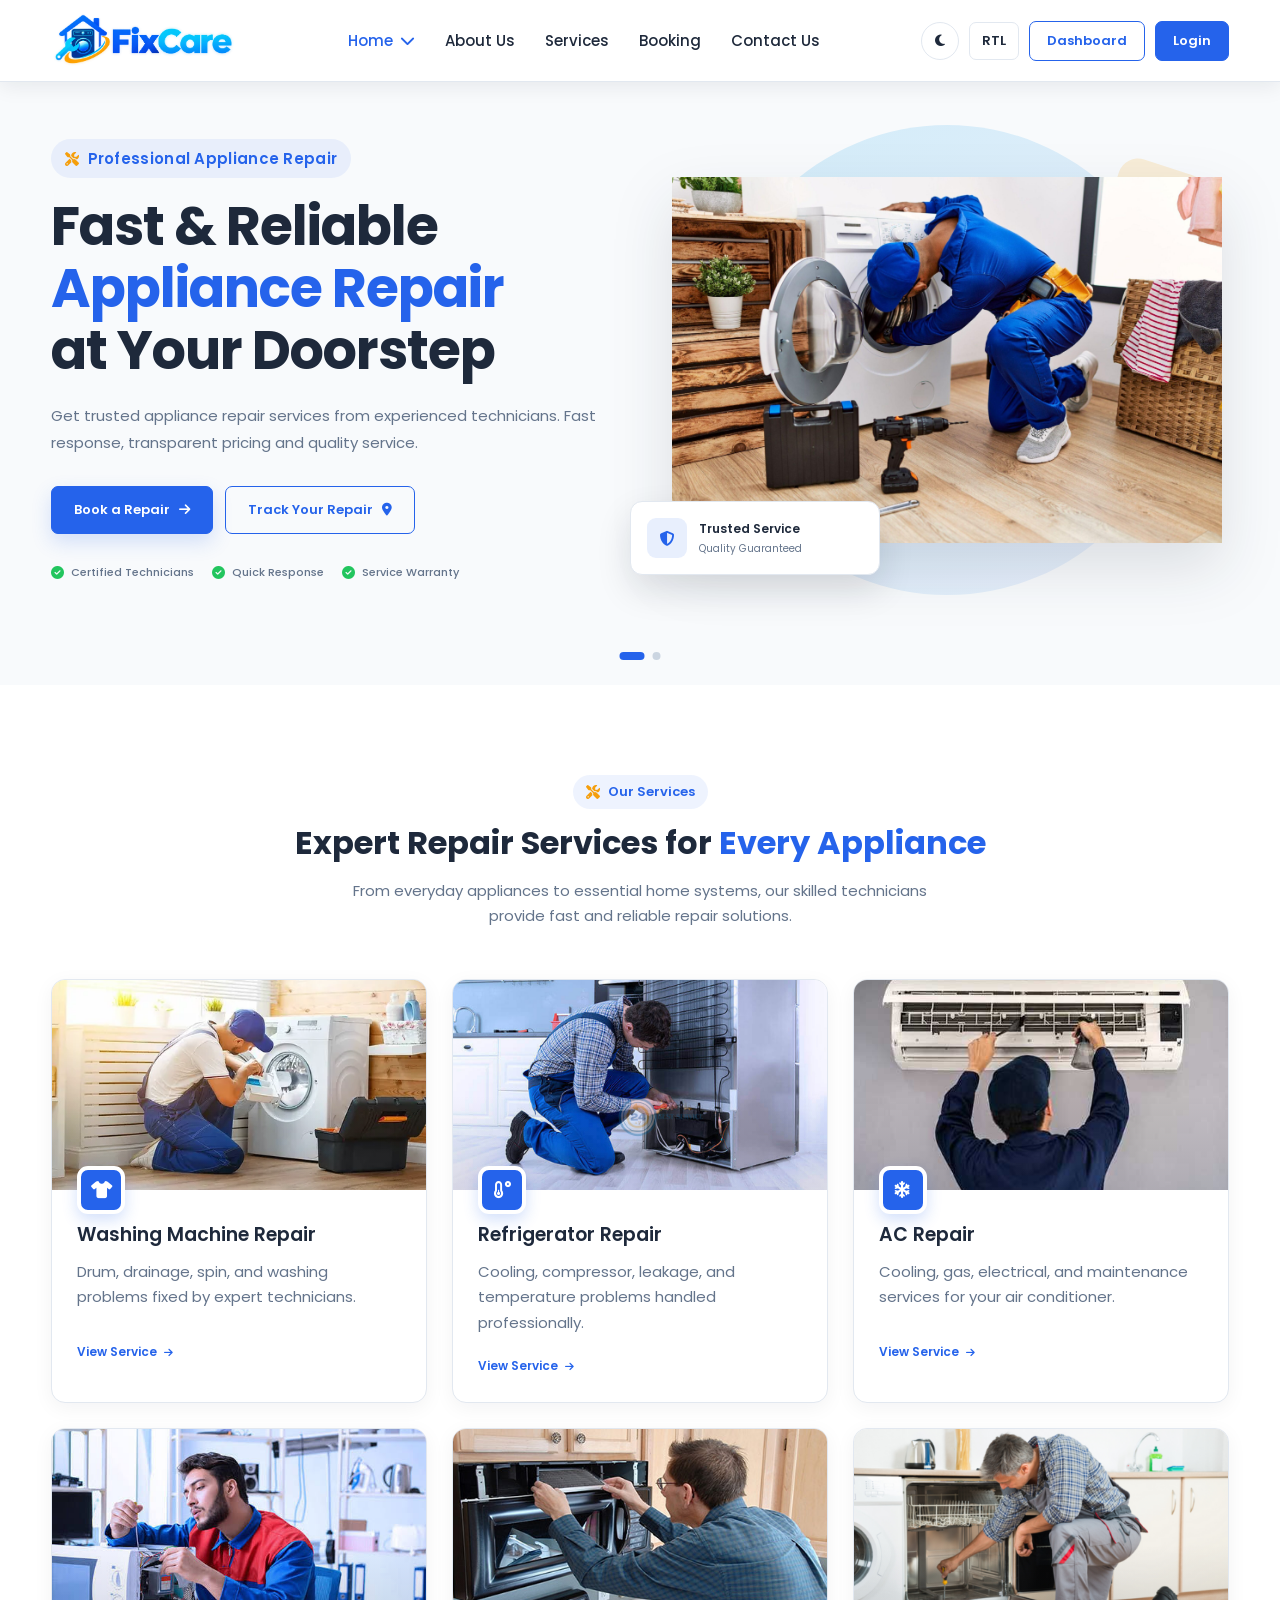
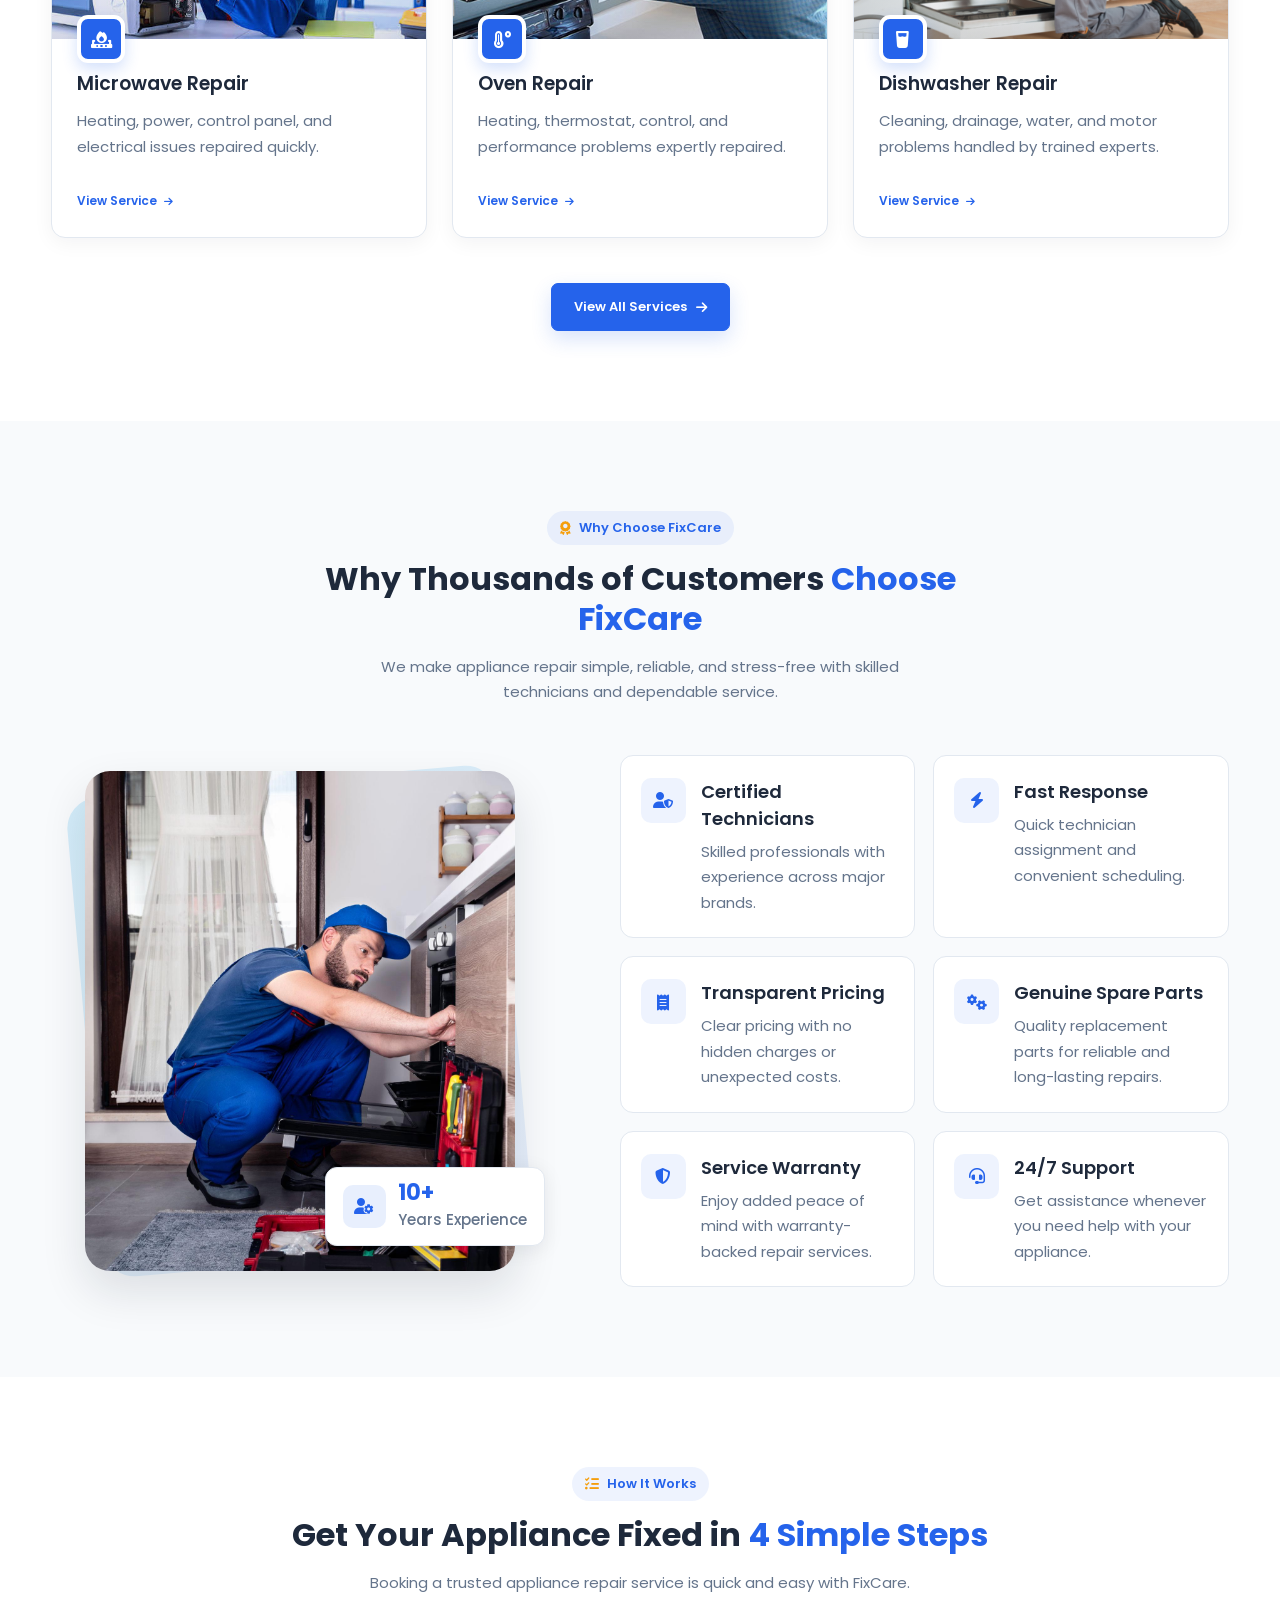
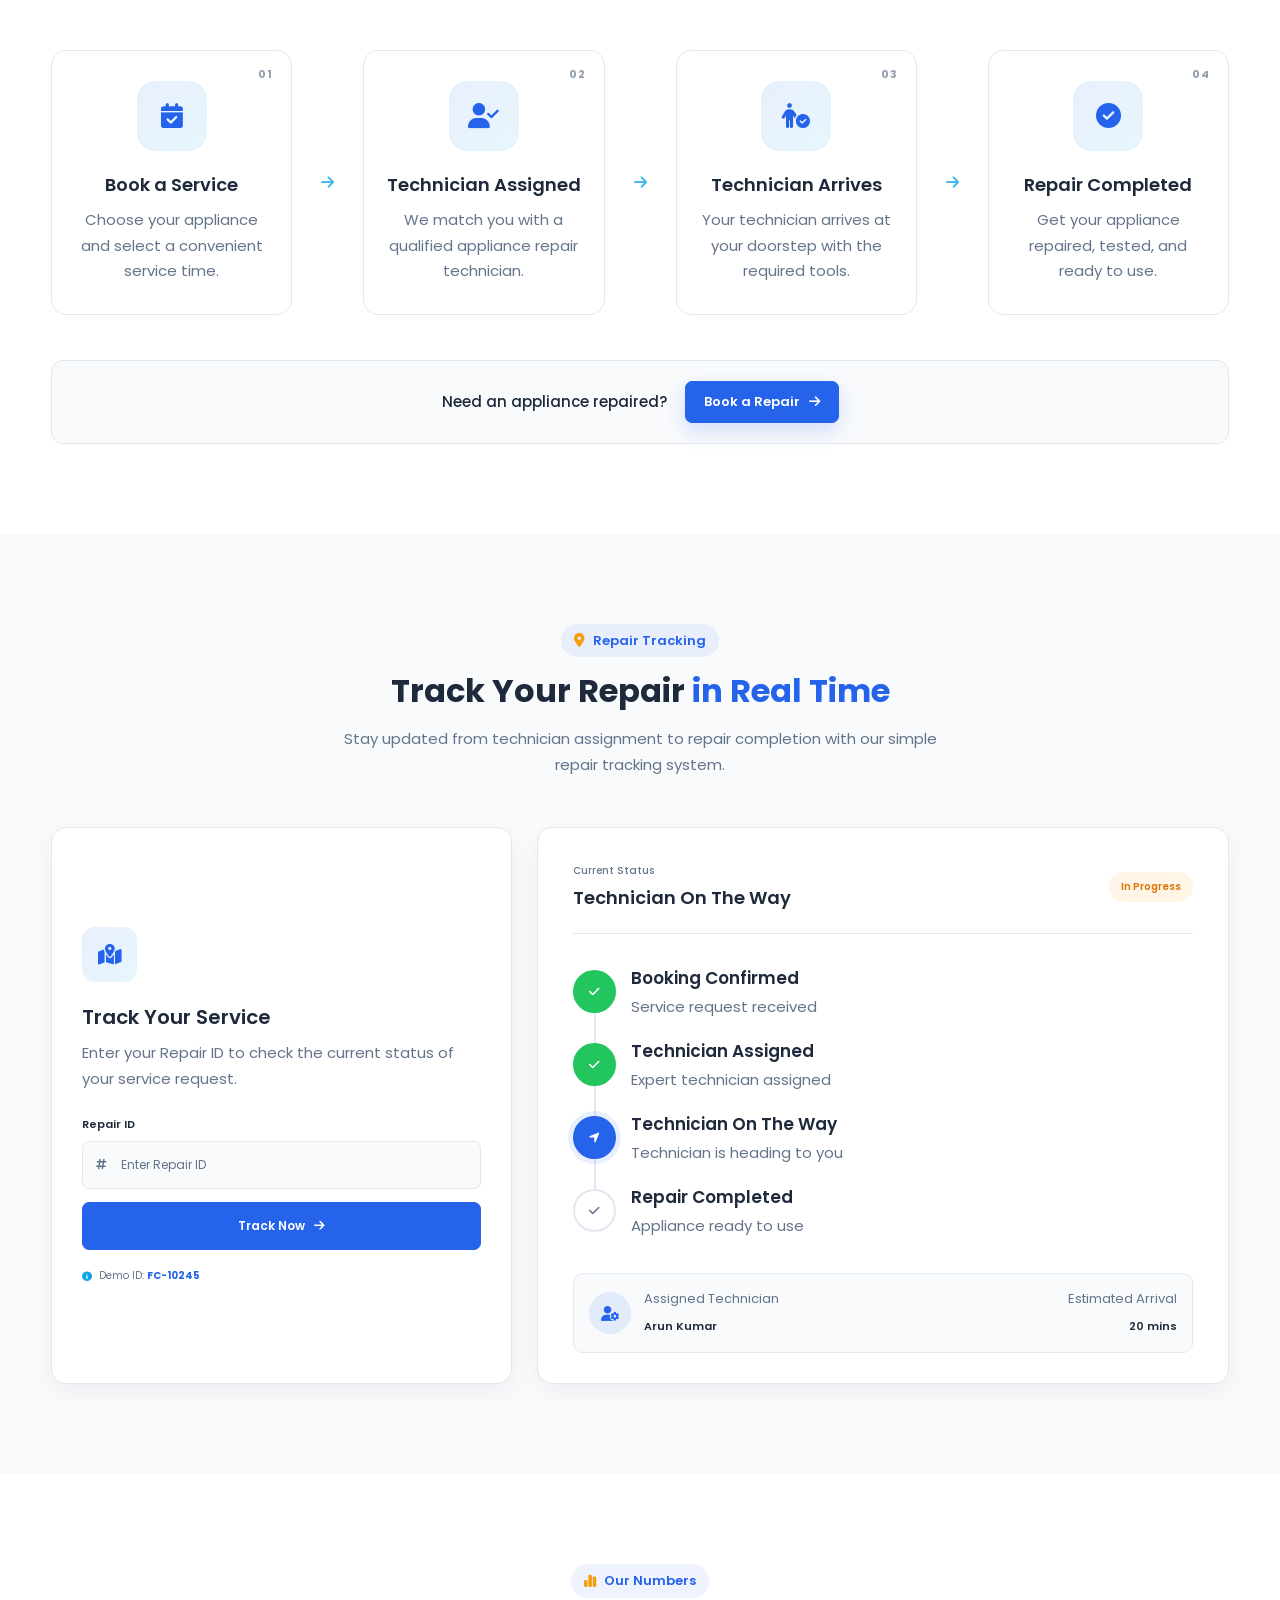
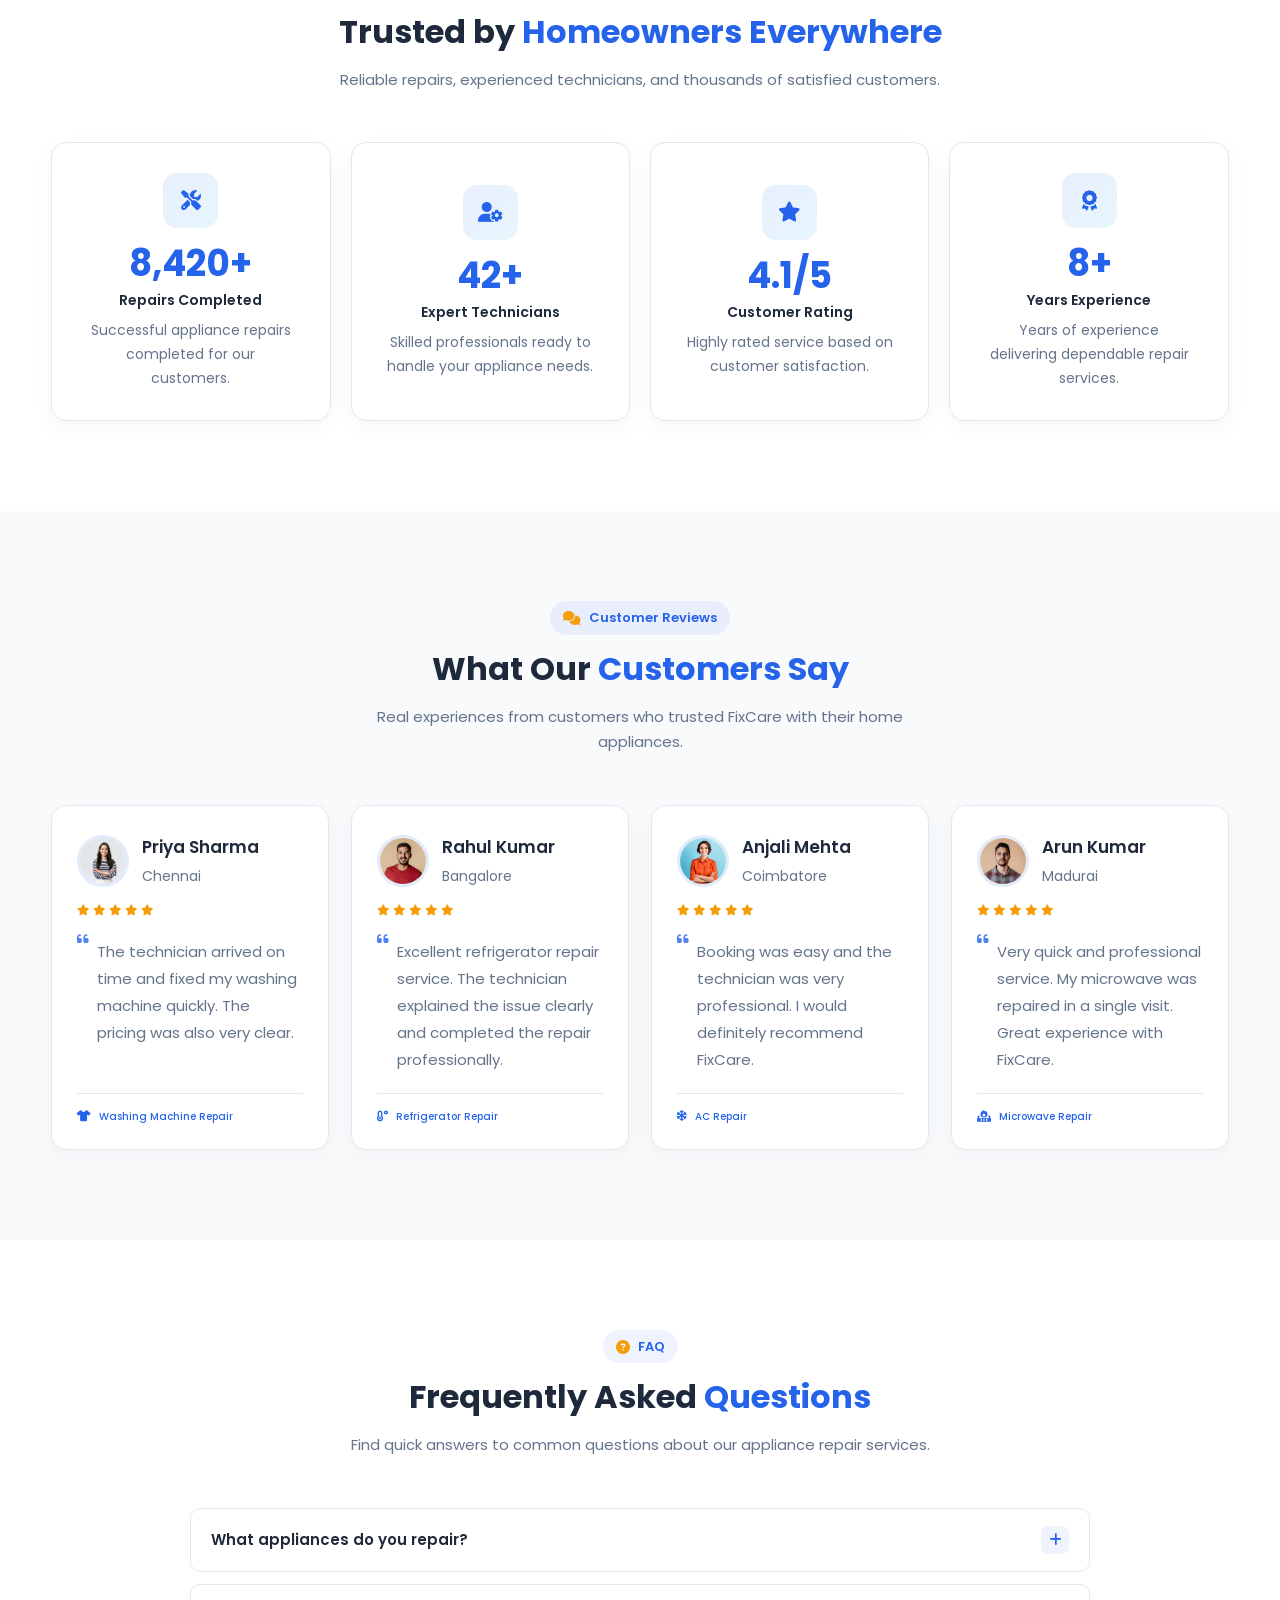
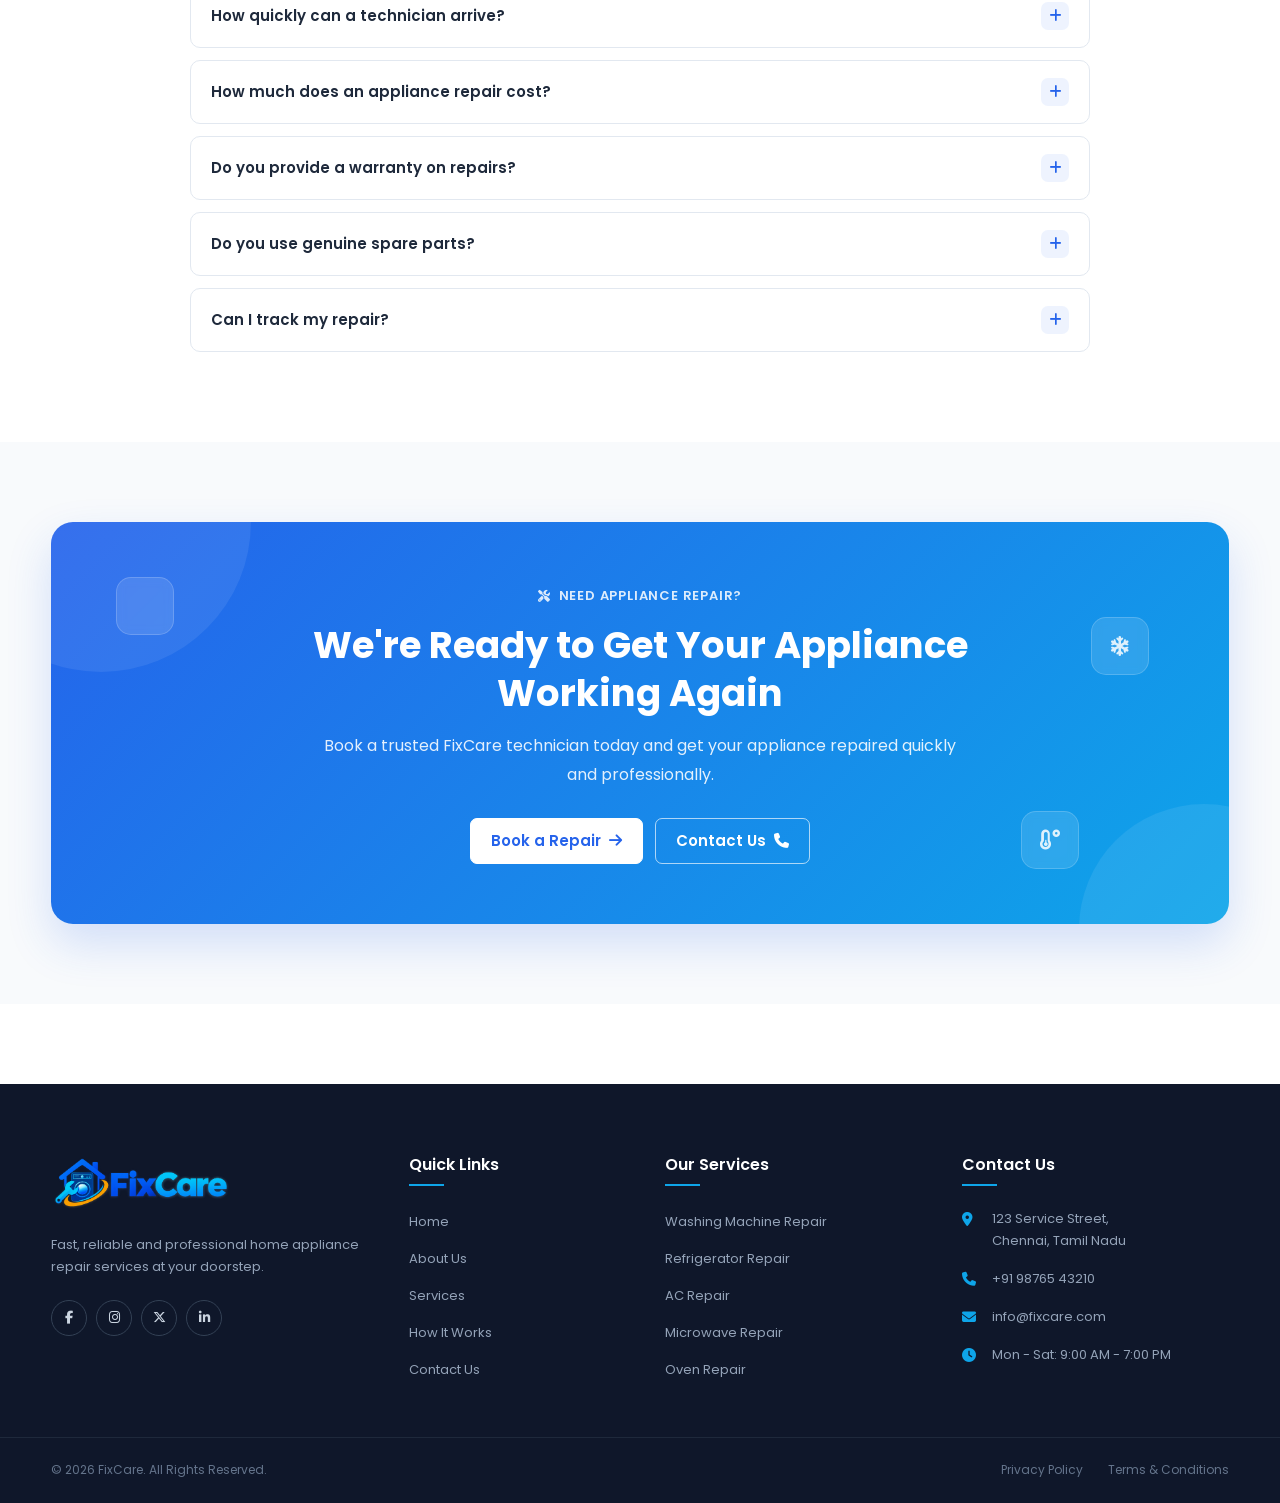
<file: index.html>
<!DOCTYPE html>

<html lang="en">

<head>
  <meta charset="UTF-8">
  <meta name="viewport" content="width=device-width, initial-scale=1.0">
  <title>FixCare - Home Appliance Repair</title>

  <!-- Favicon -->

  <link rel="icon" type="image/png" href="images/logo.png">

  <!-- Google Fonts -->

  <link rel="preconnect" href="https://fonts.googleapis.com">
  <link rel="preconnect" href="https://fonts.gstatic.com" crossorigin>
  <link href="https://fonts.googleapis.com/css2?family=Poppins:wght@300;400;500;600;700;800&display=swap" rel="stylesheet">

  <!-- Font Awesome -->

  <link rel="stylesheet" href="https://cdnjs.cloudflare.com/ajax/libs/font-awesome/6.7.2/css/all.min.css">

  <!-- CSS -->

  <link rel="stylesheet" href="css/style.css">
  <link rel="stylesheet" href="css/responsive.css">
</head>

<body>
    <!-- ================= HEADER ================= -->
<header class="main-header">
    <div class="header-container">

        <!-- Logo -->
        <a href="index.html" class="logo">
            <img src="images/logo.png" alt="FixCare Home Appliance Repair">
        </a>

        <!-- Navigation -->
        <nav class="main-nav" id="mainNav">

            <ul class="nav-menu">

                <!-- Home Dropdown -->
                <li class="nav-item dropdown">
                    <a href="#" class="nav-link active">
                        Home
                        <i class="fas fa-chevron-down"></i>
                    </a>

                    <ul class="dropdown-menu">
                        <li>
                            <a href="index.html"class="active">Home 1</a>
                        </li>
                        <li>
                            <a href="home2.html">Home 2</a>
                        </li>
                    </ul>
                </li>

                <!-- About Us -->
                <li class="nav-item">
                    <a href="about.html" class="nav-link">About Us</a>
                </li>

                <!-- Services -->
                <li class="nav-item">
                    <a href="services.html" class="nav-link">Services</a>
                </li>

                <!-- How It Works -->
                <li class="nav-item">
                    <a href="booking.html" class="nav-link">Booking</a>
                </li>

                <!-- Contact Us -->
                <li class="nav-item">
                    <a href="contact.html" class="nav-link">Contact Us</a>
                </li>

            </ul>

            <!-- Mobile Buttons -->
             <div class="mobile-buttons">

    <!-- Dark Mode + RTL -->
    <div class="mobile-theme-rtl">

        <button type="button" id="mobileThemeToggle">
            <i class="fas fa-moon"></i>
            <span>Dark Mode</span>
        </button>

        <button type="button" id="mobileRtlToggle">
            <i class="fas fa-right-left"></i>
            <span>RTL</span>
        </button>

    </div>

    <!-- Dashboard -->
    <a href="dashboard.html" class="header-btn dashboard-btn">
        Dashboard
    </a>

    <!-- Login -->
    <a href="login.html" class="header-btn login-btn">
        Login
    </a>

</div>

        </nav>

        <!-- Right Header Actions -->
        <div class="header-actions">

            <!-- Dark Mode -->
            <button class="icon-btn theme-toggle" id="themeToggle" type="button"
                aria-label="Toggle dark mode">
                <i class="fas fa-moon"></i>
            </button>

            <!-- RTL -->
            <button class="rtl-btn" id="rtlToggle" type="button">
                RTL
            </button>

            <!-- Dashboard -->
            <a href="dashboard.html" class="header-btn dashboard-btn">
                Dashboard
            </a>

            <!-- Login -->
            <a href="login.html" class="header-btn login-btn">
                Login
            </a>

        </div>

        <!-- Mobile Hamburger -->
        <button class="menu-toggle" id="menuToggle" type="button"
            aria-label="Open navigation menu">
            <i class="fas fa-bars"></i>
        </button>

    </div>
</header>
<!-- =============== END HEADER =============== -->
<!-- ================= HERO SECTION ================= -->
<section class="hero-section">

    <div class="hero-slider">

        <!-- ================= SLIDE 1 ================= -->
        <div class="hero-slide active">

            <div class="hero-container">

                <!-- Hero Content -->
                <div class="hero-content">

                    <span class="hero-subtitle">
                        <i class="fas fa-screwdriver-wrench"></i>
                        Professional Appliance Repair
                    </span>

                    <h1>
                        Fast & Reliable
                        <span>Appliance Repair</span>
                        at Your Doorstep
                    </h1>

                    <p>
                        Get trusted appliance repair services from
                        experienced technicians. Fast response,
                        transparent pricing and quality service.
                    </p>

                    <div class="hero-buttons">

                        <a href="book-repair.html"
                           class="hero-btn primary-btn">
                            Book a Repair
                            <i class="fas fa-arrow-right"></i>
                        </a>

                        <a href="#"
                           class="hero-btn secondary-btn">
                            Track Your Repair
                            <i class="fas fa-location-dot"></i>
                        </a>

                    </div>

                    <!-- Hero Features -->
                    <div class="hero-features">

                        <div class="hero-feature">
                            <i class="fas fa-circle-check"></i>
                            <span>Certified Technicians</span>
                        </div>

                        <div class="hero-feature">
                            <i class="fas fa-circle-check"></i>
                            <span>Quick Response</span>
                        </div>

                        <div class="hero-feature">
                            <i class="fas fa-circle-check"></i>
                            <span>Service Warranty</span>
                        </div>

                    </div>

                </div>


                <!-- Hero Image -->
                <div class="hero-image">

                    <div class="hero-image-shape"></div>

                    <img src="images/hero-appliance-repair.png"
                         alt="Professional Appliance Repair">

                    <!-- Floating Card -->
                    <div class="hero-floating-card">

                        <div class="floating-icon">
                            <i class="fas fa-shield-halved"></i>
                        </div>

                        <div>
                            <strong>Trusted Service</strong>
                            <span>Quality Guaranteed</span>
                        </div>

                    </div>

                </div>

            </div>

        </div>


        <!-- ================= SLIDE 2 ================= -->
        <div class="hero-slide">

            <div class="hero-container">

                <!-- Hero Content -->
                <div class="hero-content">

                    <span class="hero-subtitle">
                        <i class="fas fa-house-circle-check"></i>
                        Complete Home Appliance Care
                    </span>

                    <h1>
                        Your Trusted Partner
                        <span>for Every Appliance</span>
                    </h1>

                    <p>
                        From refrigerators and washing machines to
                        air conditioners and microwaves, our experts
                        are ready to keep your appliances running smoothly.
                    </p>

                    <div class="hero-buttons">

                        <a href="services.html"
                           class="hero-btn primary-btn">
                            Explore Services
                            <i class="fas fa-arrow-right"></i>
                        </a>

                        <a href="booking.html"
                           class="hero-btn secondary-btn">
                            Book a Technician
                            <i class="fas fa-calendar-check"></i>
                        </a>

                    </div>

                    <!-- Hero Features -->
                    <div class="hero-features">

                        <div class="hero-feature">
                            <i class="fas fa-circle-check"></i>
                            <span>Genuine Spare Parts</span>
                        </div>

                        <div class="hero-feature">
                            <i class="fas fa-circle-check"></i>
                            <span>Affordable Pricing</span>
                        </div>

                        <div class="hero-feature">
                            <i class="fas fa-circle-check"></i>
                            <span>Expert Support</span>
                        </div>

                    </div>

                </div>


                <!-- Hero Image -->
                <div class="hero-image">

                    <div class="hero-image-shape"></div>

                    <img src="images/hero-appliance-service.png"
                         alt="Home Appliance Service">

                    <!-- Floating Card -->
                    <div class="hero-floating-card">

                        <div class="floating-icon">
                            <i class="fas fa-star"></i>
                        </div>

                        <div>
                            <strong>4.9 / 5 Rating</strong>
                            <span>Customer Satisfaction</span>
                        </div>

                    </div>

                </div>

            </div>

        </div>


        <!-- ================= SLIDER DOTS ================= -->
        <div class="hero-dots">

            <button class="hero-dot active"
                    data-slide="0"
                    aria-label="Slide 1">
            </button>

            <button class="hero-dot"
                    data-slide="1"
                    aria-label="Slide 2">
            </button>

        </div>

    </div>

</section>
<!-- =============== END HERO SECTION =============== -->
<!-- ================= SERVICES SECTION ================= -->
<section class="services-section">

    <div class="services-container">

        <!-- Section Heading -->
        <div class="section-heading">

            <span class="section-subtitle">
                <i class="fas fa-screwdriver-wrench"></i>
                Our Services
            </span>

            <h2>
                Expert Repair Services for
                <span>Every Appliance</span>
            </h2>

            <p>
                From everyday appliances to essential home systems,
                our skilled technicians provide fast and reliable
                repair solutions.
            </p>

        </div>


        <!-- Services Grid -->
        <div class="services-grid">

            <!-- Washing Machine -->
            <div class="service-card">

                <div class="service-image">
                    <img src="images/washing-machine-repair.jpg"
                         alt="Washing Machine Repair">
                </div>

                <div class="service-content">

                    <div class="service-icon">
                        <i class="fas fa-shirt"></i>
                    </div>

                    <h3>Washing Machine Repair</h3>

                    <p>
                        Drum, drainage, spin, and washing
                        problems fixed by expert technicians.
                    </p>

                    <a href="services.html" class="service-link">
                        View Service
                        <i class="fas fa-arrow-right"></i>
                    </a>

                </div>

            </div>


            <!-- Refrigerator -->
            <div class="service-card">

                <div class="service-image">
                    <img src="images/refrigerator-repair.jpg"
                         alt="Refrigerator Repair">
                </div>

                <div class="service-content">

                    <div class="service-icon">
                        <i class="fas fa-temperature-low"></i>
                    </div>

                    <h3>Refrigerator Repair</h3>

                    <p>
                        Cooling, compressor, leakage, and
                        temperature problems handled professionally.
                    </p>

                    <a href="services.html" class="service-link">
                        View Service
                        <i class="fas fa-arrow-right"></i>
                    </a>

                </div>

            </div>


            <!-- AC -->
            <div class="service-card">

                <div class="service-image">
                    <img src="images/ac-repair.jpg"
                         alt="Air Conditioner Repair">
                </div>

                <div class="service-content">

                    <div class="service-icon">
                        <i class="fas fa-snowflake"></i>
                    </div>

                    <h3>AC Repair</h3>

                    <p>
                        Cooling, gas, electrical, and maintenance
                        services for your air conditioner.
                    </p>

                    <a href="services.html" class="service-link">
                        View Service
                        <i class="fas fa-arrow-right"></i>
                    </a>

                </div>

            </div>


            <!-- Microwave -->
            <div class="service-card">

                <div class="service-image">
                    <img src="images/microwave-repair.jpg"
                         alt="Microwave Repair">
                </div>

                <div class="service-content">

                    <div class="service-icon">
                        <i class="fas fa-fire-burner"></i>
                    </div>

                    <h3>Microwave Repair</h3>

                    <p>
                        Heating, power, control panel, and
                        electrical issues repaired quickly.
                    </p>

                    <a href="services.html" class="service-link">
                        View Service
                        <i class="fas fa-arrow-right"></i>
                    </a>

                </div>

            </div>


            <!-- Oven -->
            <div class="service-card">

                <div class="service-image">
                    <img src="images/oven-repair.jpg"
                         alt="Oven Repair">
                </div>

                <div class="service-content">

                    <div class="service-icon">
                        <i class="fas fa-temperature-high"></i>
                    </div>

                    <h3>Oven Repair</h3>

                    <p>
                        Heating, thermostat, control, and
                        performance problems expertly repaired.
                    </p>

                    <a href="services.html" class="service-link">
                        View Service
                        <i class="fas fa-arrow-right"></i>
                    </a>

                </div>

            </div>


            <!-- Dishwasher -->
            <div class="service-card">

                <div class="service-image">
                    <img src="images/dishwasher-repair.jpg"
                         alt="Dishwasher Repair">
                </div>

                <div class="service-content">

                    <div class="service-icon">
                        <i class="fas fa-glass-water"></i>
                    </div>

                    <h3>Dishwasher Repair</h3>

                    <p>
                        Cleaning, drainage, water, and motor
                        problems handled by trained experts.
                    </p>

                    <a href="services.html" class="service-link">
                        View Service
                        <i class="fas fa-arrow-right"></i>
                    </a>

                </div>

            </div>

        </div>


        <!-- View All Services -->
        <div class="services-button">

            <a href="services.html" class="hero-btn primary-btn">
                View All Services
                <i class="fas fa-arrow-right"></i>
            </a>

        </div>

    </div>

</section>
<!-- =============== END SERVICES SECTION =============== -->
 <!-- ================= WHY CHOOSE US ================= -->
<section class="why-choose-section">

    <div class="why-choose-container">

        <!-- Section Heading -->
        <div class="section-heading">

            <span class="section-subtitle">
                <i class="fas fa-award"></i>
                Why Choose FixCare
            </span>

            <h2>
                Why Thousands of Customers
                <span>Choose FixCare</span>
            </h2>

            <p>
                We make appliance repair simple, reliable, and
                stress-free with skilled technicians and dependable
                service.
            </p>

        </div>


        <!-- Main Content -->
        <div class="why-choose-content">

            <!-- Left Image -->
            <div class="why-choose-image">

                <div class="why-image-shape"></div>

                <img src="images/why-choose-technician.jpg"
                     alt="FixCare Professional Technician">

                <!-- Experience Card -->
                <div class="experience-card">

                    <div class="experience-icon">
                        <i class="fas fa-user-gear"></i>
                    </div>

                    <div>
                        <strong>10+</strong>
                        <span>Years Experience</span>
                    </div>

                </div>

            </div>


            <!-- Right Features -->
            <div class="why-choose-features">

                <!-- Feature 1 -->
                <div class="why-feature">

                    <div class="why-feature-icon">
                        <i class="fas fa-user-shield"></i>
                    </div>

                    <div class="why-feature-content">

                        <h3>Certified Technicians</h3>

                        <p>
                            Skilled professionals with experience
                            across major brands.
                        </p>

                    </div>

                </div>


                <!-- Feature 2 -->
                <div class="why-feature">

                    <div class="why-feature-icon">
                        <i class="fas fa-bolt"></i>
                    </div>

                    <div class="why-feature-content">

                        <h3>Fast Response</h3>

                        <p>
                            Quick technician assignment and
                            convenient scheduling.
                        </p>

                    </div>

                </div>


                <!-- Feature 3 -->
                <div class="why-feature">

                    <div class="why-feature-icon">
                        <i class="fas fa-receipt"></i>
                    </div>

                    <div class="why-feature-content">

                        <h3>Transparent Pricing</h3>

                        <p>
                            Clear pricing with no hidden
                            charges or unexpected costs.
                        </p>

                    </div>

                </div>


                <!-- Feature 4 -->
                <div class="why-feature">

                    <div class="why-feature-icon">
                        <i class="fas fa-gears"></i>
                    </div>

                    <div class="why-feature-content">

                        <h3>Genuine Spare Parts</h3>

                        <p>
                            Quality replacement parts for
                            reliable and long-lasting repairs.
                        </p>

                    </div>

                </div>


                <!-- Feature 5 -->
                <div class="why-feature">

                    <div class="why-feature-icon">
                        <i class="fas fa-shield-halved"></i>
                    </div>

                    <div class="why-feature-content">

                        <h3>Service Warranty</h3>

                        <p>
                            Enjoy added peace of mind with
                            warranty-backed repair services.
                        </p>

                    </div>

                </div>


                <!-- Feature 6 -->
                <div class="why-feature">

                    <div class="why-feature-icon">
                        <i class="fas fa-headset"></i>
                    </div>

                    <div class="why-feature-content">

                        <h3>24/7 Support</h3>

                        <p>
                            Get assistance whenever you need
                            help with your appliance.
                        </p>

                    </div>

                </div>

            </div>

        </div>

    </div>

</section>
<!-- =============== END WHY CHOOSE US =============== -->
<!-- ================= HOW IT WORKS ================= -->
<section class="how-it-works-section">

    <div class="how-it-works-container">

        <!-- Section Heading -->
        <div class="section-heading">

            <span class="section-subtitle">
                <i class="fas fa-list-check"></i>
                How It Works
            </span>

            <h2>
                Get Your Appliance Fixed in
                <span>4 Simple Steps</span>
            </h2>

            <p>
                Booking a trusted appliance repair service is
                quick and easy with FixCare.
            </p>

        </div>


        <!-- Steps -->
        <div class="steps-wrapper">


            <!-- Step 1 -->
            <div class="work-step">

                <div class="step-number">
                    01
                </div>

                <div class="step-icon">
                    <i class="fas fa-calendar-check"></i>
                </div>

                <div class="step-content">

                    <h3>Book a Service</h3>

                    <p>
                        Choose your appliance and select a
                        convenient service time.
                    </p>

                </div>

            </div>


            <!-- Connector -->
            <div class="step-connector">
                <i class="fas fa-arrow-right"></i>
            </div>


            <!-- Step 2 -->
            <div class="work-step">

                <div class="step-number">
                    02
                </div>

                <div class="step-icon">
                    <i class="fas fa-user-check"></i>
                </div>

                <div class="step-content">

                    <h3>Technician Assigned</h3>

                    <p>
                        We match you with a qualified appliance
                        repair technician.
                    </p>

                </div>

            </div>


            <!-- Connector -->
            <div class="step-connector">
                <i class="fas fa-arrow-right"></i>
            </div>


            <!-- Step 3 -->
            <div class="work-step">

                <div class="step-number">
                    03
                </div>

                <div class="step-icon">
                    <i class="fas fa-person-circle-check"></i>
                </div>

                <div class="step-content">

                    <h3>Technician Arrives</h3>

                    <p>
                        Your technician arrives at your doorstep
                        with the required tools.
                    </p>

                </div>

            </div>


            <!-- Connector -->
            <div class="step-connector">
                <i class="fas fa-arrow-right"></i>
            </div>


            <!-- Step 4 -->
            <div class="work-step">

                <div class="step-number">
                    04
                </div>

                <div class="step-icon">
                    <i class="fas fa-circle-check"></i>
                </div>

                <div class="step-content">

                    <h3>Repair Completed</h3>

                    <p>
                        Get your appliance repaired, tested,
                        and ready to use.
                    </p>

                </div>

            </div>

        </div>


        <!-- Bottom CTA -->
        <div class="how-it-works-cta">

            <p>
                Need an appliance repaired?
            </p>

            <a href="book-repair.html"
               class="hero-btn primary-btn">
                Book a Repair
                <i class="fas fa-arrow-right"></i>
            </a>

        </div>

    </div>

</section>
<!-- =============== END HOW IT WORKS =============== -->
 <!-- ================= LIVE REPAIR TRACKING ================= -->
<section class="tracking-section">

    <div class="tracking-container">

        <!-- Section Heading -->
        <div class="section-heading">

            <span class="section-subtitle">
                <i class="fas fa-location-dot"></i>
                Repair Tracking
            </span>

            <h2>
                Track Your Repair
                <span>in Real Time</span>
            </h2>

            <p>
                Stay updated from technician assignment to repair
                completion with our simple repair tracking system.
            </p>

        </div>


        <!-- Tracking Content -->
        <div class="tracking-content">


            <!-- =========================================
                 TRACKING FORM
            ========================================== -->

            <div class="tracking-form-card">

                <div class="tracking-form-icon">
                    <i class="fas fa-map-location-dot"></i>
                </div>

                <h3>Track Your Service</h3>

                <p>
                    Enter your Repair ID to check the current
                    status of your service request.
                </p>


                <form id="repairTrackingForm">

                    <label for="repairId">
                        Repair ID
                    </label>

                    <div class="tracking-input">

                        <i class="fas fa-hashtag"></i>

                        <input
                            type="text"
                            id="repairId"
                            name="repairId"
                            placeholder="Enter Repair ID"
                            autocomplete="off"
                            required
                        >

                    </div>

                    <button
                        type="submit"
                        class="track-btn">

                        Track Now

                        <i class="fas fa-arrow-right"></i>

                    </button>

                </form>


                <div class="tracking-example">

                    <i class="fas fa-circle-info"></i>

                    <span>
                        Demo ID: <strong>FC-10245</strong>
                    </span>

                </div>

            </div>


            <!-- =========================================
                 REPAIR STATUS
            ========================================== -->

            <div class="repair-status-card">

                <div class="status-header">

                    <div>

                        <span class="status-label">
                            Current Status
                        </span>

                        <h3 id="repairStatusTitle">
                            Technician On The Way
                        </h3>

                    </div>

                    <span
                        class="status-badge"
                        id="repairStatusBadge">

                        In Progress

                    </span>

                </div>


                <!-- Progress Line -->

                <div class="repair-progress">


                    <!-- Step 1 -->
                    <div class="repair-step completed">

                        <div class="repair-step-icon">

                            <i class="fas fa-check"></i>

                        </div>

                        <div class="repair-step-content">

                            <h4>Booking Confirmed</h4>

                            <span>
                                Service request received
                            </span>

                        </div>

                    </div>


                    <!-- Step 2 -->
                    <div class="repair-step completed">

                        <div class="repair-step-icon">

                            <i class="fas fa-check"></i>

                        </div>

                        <div class="repair-step-content">

                            <h4>Technician Assigned</h4>

                            <span>
                                Expert technician assigned
                            </span>

                        </div>

                    </div>


                    <!-- Step 3 -->
                    <div class="repair-step active">

                        <div class="repair-step-icon">

                            <i class="fas fa-location-arrow"></i>

                        </div>

                        <div class="repair-step-content">

                            <h4>Technician On The Way</h4>

                            <span>
                                Technician is heading to you
                            </span>

                        </div>

                    </div>


                    <!-- Step 4 -->
                    <div class="repair-step">

                        <div class="repair-step-icon">

                            <i class="fas fa-check"></i>

                        </div>

                        <div class="repair-step-content">

                            <h4>Repair Completed</h4>

                            <span>
                                Appliance ready to use
                            </span>

                        </div>

                    </div>

                </div>


                <!-- Technician Information -->

                <div class="technician-info">

                    <div class="technician-avatar">

                        <i class="fas fa-user-gear"></i>

                    </div>

                    <div class="technician-details">

                        <span>
                            Assigned Technician
                        </span>

                        <strong>
                            Arun Kumar
                        </strong>

                    </div>

                    <div class="arrival-time">

                        <span>
                            Estimated Arrival
                        </span>

                        <strong>
                            20 mins
                        </strong>

                    </div>

                </div>

            </div>

        </div>

    </div>

</section>
<!-- =============== END LIVE REPAIR TRACKING =============== -->
 <!-- ================= STATS SECTION ================= -->
<section class="stats-section">

    <div class="stats-container">

        <!-- Section Heading -->
        <div class="section-heading">

            <span class="section-subtitle">
                <i class="fas fa-chart-simple"></i>
                Our Numbers
            </span>

            <h2>
                Trusted by
                <span>Homeowners Everywhere</span>
            </h2>

            <p>
                Reliable repairs, experienced technicians, and
                thousands of satisfied customers.
            </p>

        </div>


        <!-- Stats Grid -->
        <div class="stats-grid">


            <!-- Stat 1 -->
            <div class="stat-card">

                <div class="stat-icon">
                    <i class="fas fa-screwdriver-wrench"></i>
                </div>

                <div class="stat-number">
                    <span class="counter"
                          data-target="10000">
                        0
                    </span>
                    <span>+</span>
                </div>

                <h3>Repairs Completed</h3>

                <p>
                    Successful appliance repairs
                    completed for our customers.
                </p>

            </div>


            <!-- Stat 2 -->
            <div class="stat-card">

                <div class="stat-icon">
                    <i class="fas fa-user-gear"></i>
                </div>

                <div class="stat-number">
                    <span class="counter"
                          data-target="50">
                        0
                    </span>
                    <span>+</span>
                </div>

                <h3>Expert Technicians</h3>

                <p>
                    Skilled professionals ready to
                    handle your appliance needs.
                </p>

            </div>


            <!-- Stat 3 -->
            <div class="stat-card">

                <div class="stat-icon">
                    <i class="fas fa-star"></i>
                </div>

                <div class="stat-number">
                    <span class="counter"
                          data-target="4.9">
                        0
                    </span>
                    <span>/5</span>
                </div>

                <h3>Customer Rating</h3>

                <p>
                    Highly rated service based on
                    customer satisfaction.
                </p>

            </div>


            <!-- Stat 4 -->
            <div class="stat-card">

                <div class="stat-icon">
                    <i class="fas fa-award"></i>
                </div>

                <div class="stat-number">
                    <span class="counter"
                          data-target="10">
                        0
                    </span>
                    <span>+</span>
                </div>

                <h3>Years Experience</h3>

                <p>
                    Years of experience delivering
                    dependable repair services.
                </p>

            </div>

        </div>

    </div>

</section>
<!-- =============== END STATS SECTION =============== -->
 <!-- ================= TESTIMONIALS SECTION ================= -->
<section class="testimonials-section">

    <div class="testimonials-container">

        <!-- Section Heading -->
        <div class="section-heading">

            <span class="section-subtitle">
                <i class="fas fa-comments"></i>
                Customer Reviews
            </span>

            <h2>
                What Our
                <span>Customers Say</span>
            </h2>

            <p>
                Real experiences from customers who trusted
                FixCare with their home appliances.
            </p>

        </div>


        <!-- Testimonials Grid -->
        <div class="testimonials-grid">


            <!-- ================= CARD 1 ================= -->

            <div class="testimonial-card">

                <div class="testimonial-top">

                    <div class="customer-avatar">
                        <img src="images/customer-1.jpg"
                             alt="Priya Sharma">
                    </div>

                    <div class="customer-info">

                        <h3>Priya Sharma</h3>

                        <span>Chennai</span>

                    </div>

                </div>


                <div class="testimonial-rating">

                    <i class="fas fa-star"></i>
                    <i class="fas fa-star"></i>
                    <i class="fas fa-star"></i>
                    <i class="fas fa-star"></i>
                    <i class="fas fa-star"></i>

                </div>


                <div class="testimonial-quote">

                    <i class="fas fa-quote-left"></i>

                    <p>
                        The technician arrived on time and
                        fixed my washing machine quickly.
                        The pricing was also very clear.
                    </p>

                </div>


                <div class="testimonial-service">

                    <i class="fas fa-shirt"></i>

                    <span>
                        Washing Machine Repair
                    </span>

                </div>

            </div>


            <!-- ================= CARD 2 ================= -->

            <div class="testimonial-card">

                <div class="testimonial-top">

                    <div class="customer-avatar">
                        <img src="images/customer-2.jpg"
                             alt="Rahul Kumar">
                    </div>

                    <div class="customer-info">

                        <h3>Rahul Kumar</h3>

                        <span>Bangalore</span>

                    </div>

                </div>


                <div class="testimonial-rating">

                    <i class="fas fa-star"></i>
                    <i class="fas fa-star"></i>
                    <i class="fas fa-star"></i>
                    <i class="fas fa-star"></i>
                    <i class="fas fa-star"></i>

                </div>


                <div class="testimonial-quote">

                    <i class="fas fa-quote-left"></i>

                    <p>
                        Excellent refrigerator repair service.
                        The technician explained the issue clearly
                        and completed the repair professionally.
                    </p>

                </div>


                <div class="testimonial-service">

                    <i class="fas fa-temperature-low"></i>

                    <span>
                        Refrigerator Repair
                    </span>

                </div>

            </div>


            <!-- ================= CARD 3 ================= -->

            <div class="testimonial-card">

                <div class="testimonial-top">

                    <div class="customer-avatar">
                        <img src="images/customer-3.jpg"
                             alt="Anjali Mehta">
                    </div>

                    <div class="customer-info">

                        <h3>Anjali Mehta</h3>

                        <span>Coimbatore</span>

                    </div>

                </div>


                <div class="testimonial-rating">

                    <i class="fas fa-star"></i>
                    <i class="fas fa-star"></i>
                    <i class="fas fa-star"></i>
                    <i class="fas fa-star"></i>
                    <i class="fas fa-star"></i>

                </div>


                <div class="testimonial-quote">

                    <i class="fas fa-quote-left"></i>

                    <p>
                        Booking was easy and the technician
                        was very professional. I would definitely
                        recommend FixCare.
                    </p>

                </div>


                <div class="testimonial-service">

                    <i class="fas fa-snowflake"></i>

                    <span>
                        AC Repair
                    </span>

                </div>

            </div>


            <!-- ================= CARD 4 ================= -->

            <div class="testimonial-card">

                <div class="testimonial-top">

                    <div class="customer-avatar">
                        <img src="images/customer-4.jpg"
                             alt="Arun Kumar">
                    </div>

                    <div class="customer-info">

                        <h3>Arun Kumar</h3>

                        <span>Madurai</span>

                    </div>

                </div>


                <div class="testimonial-rating">

                    <i class="fas fa-star"></i>
                    <i class="fas fa-star"></i>
                    <i class="fas fa-star"></i>
                    <i class="fas fa-star"></i>
                    <i class="fas fa-star"></i>

                </div>


                <div class="testimonial-quote">

                    <i class="fas fa-quote-left"></i>

                    <p>
                        Very quick and professional service.
                        My microwave was repaired in a single visit.
                        Great experience with FixCare.
                    </p>

                </div>


                <div class="testimonial-service">

                    <i class="fas fa-fire-burner"></i>

                    <span>
                        Microwave Repair
                    </span>

                </div>

            </div>


        </div>

    </div>

</section>
<!-- =============== END TESTIMONIALS SECTION =============== -->
<!-- ================= FAQ SECTION ================= -->
<section class="faq-section">

    <div class="faq-container">

        <!-- Section Heading -->
        <div class="section-heading">

            <span class="section-subtitle">
                <i class="fas fa-circle-question"></i>
                FAQ
            </span>

            <h2>
                Frequently Asked
                <span>Questions</span>
            </h2>

            <p>
                Find quick answers to common questions about
                our appliance repair services.
            </p>

        </div>


        <!-- FAQ List -->
        <div class="faq-list">


            <!-- FAQ 1 -->
            <div class="faq-item">

                <button class="faq-question"
                        type="button">

                    <span>
                        What appliances do you repair?
                    </span>

                    <i class="fas fa-plus"></i>

                </button>

                <div class="faq-answer">

                    <p>
                        We repair washing machines,
                        refrigerators, ACs, microwaves,
                        ovens, and dishwashers.
                    </p>

                </div>

            </div>


            <!-- FAQ 2 -->
            <div class="faq-item">

                <button class="faq-question"
                        type="button">

                    <span>
                        How quickly can a technician arrive?
                    </span>

                    <i class="fas fa-plus"></i>

                </button>

                <div class="faq-answer">

                    <p>
                        We offer convenient scheduling and
                        quick technician assignment based
                        on service availability.
                    </p>

                </div>

            </div>


            <!-- FAQ 3 -->
            <div class="faq-item">

                <button class="faq-question"
                        type="button">

                    <span>
                        How much does an appliance repair cost?
                    </span>

                    <i class="fas fa-plus"></i>

                </button>

                <div class="faq-answer">

                    <p>
                        The repair cost depends on the
                        appliance and the issue. Clear
                        pricing is provided before proceeding.
                    </p>

                </div>

            </div>


            <!-- FAQ 4 -->
            <div class="faq-item">

                <button class="faq-question"
                        type="button">

                    <span>
                        Do you provide a warranty on repairs?
                    </span>

                    <i class="fas fa-plus"></i>

                </button>

                <div class="faq-answer">

                    <p>
                        Yes. Selected repair services include
                        a service warranty for added peace
                        of mind.
                    </p>

                </div>

            </div>


            <!-- FAQ 5 -->
            <div class="faq-item">

                <button class="faq-question"
                        type="button">

                    <span>
                        Do you use genuine spare parts?
                    </span>

                    <i class="fas fa-plus"></i>

                </button>

                <div class="faq-answer">

                    <p>
                        Yes. We use quality replacement parts
                        suitable for the appliance to support
                        reliable and long-lasting repairs.
                    </p>

                </div>

            </div>


            <!-- FAQ 6 -->
            <div class="faq-item">

                <button class="faq-question"
                        type="button">

                    <span>
                        Can I track my repair?
                    </span>

                    <i class="fas fa-plus"></i>

                </button>

                <div class="faq-answer">

                    <p>
                        Yes. Enter your Repair ID in the
                        Repair Tracking section to check
                        your current service status.
                    </p>

                </div>

            </div>


        </div>

    </div>

</section>
<!-- =============== END FAQ SECTION =============== -->
 <!-- ================= FINAL CTA SECTION ================= -->
<section class="final-cta-section">

    <div class="final-cta-container">

        <!-- CTA Content -->
        <div class="final-cta-content">

            <span class="cta-subtitle">
                <i class="fas fa-screwdriver-wrench"></i>
                Need Appliance Repair?
            </span>

            <h2>
                We're Ready to Get Your
                <span>Appliance Working Again</span>
            </h2>

            <p>
                Book a trusted FixCare technician today and get
                your appliance repaired quickly and professionally.
            </p>


            <!-- CTA Buttons -->
            <div class="cta-buttons">

                <a href="book-repair.html"
                   class="cta-btn primary-cta-btn">

                    Book a Repair

                    <i class="fas fa-arrow-right"></i>

                </a>


                <a href="contact.html"
                   class="cta-btn secondary-cta-btn">

                    Contact Us

                    <i class="fas fa-phone"></i>

                </a>

            </div>

        </div>


        <!-- Decorative Icons -->
        <div class="cta-decoration">

            <div class="cta-icon cta-icon-one">
                <i class="fas fa-washing-machine"></i>
            </div>

            <div class="cta-icon cta-icon-two">
                <i class="fas fa-snowflake"></i>
            </div>

            <div class="cta-icon cta-icon-three">
                <i class="fas fa-temperature-low"></i>
            </div>

        </div>

    </div>

</section>
<!-- =============== END FINAL CTA SECTION =============== -->














<!-- ================= FOOTER ================= -->
<footer class="main-footer">

    <div class="footer-container">

        <!-- Footer About -->
        <div class="footer-column footer-about">

            <a href="index.html" class="footer-logo">
                <img src="images/logo.png"
                     alt="FixCare Home Appliance Repair">
            </a>

            <p>
                Fast, reliable and professional home appliance
                repair services at your doorstep.
            </p>

            <div class="footer-social">

                <a href="#" aria-label="Facebook">
                    <i class="fab fa-facebook-f"></i>
                </a>

                <a href="#" aria-label="Instagram">
                    <i class="fab fa-instagram"></i>
                </a>

                <a href="#" aria-label="Twitter">
                    <i class="fab fa-x-twitter"></i>
                </a>

                <a href="#" aria-label="LinkedIn">
                    <i class="fab fa-linkedin-in"></i>
                </a>

            </div>

        </div>


        <!-- Quick Links -->
        <div class="footer-column">

            <h3>Quick Links</h3>

            <ul class="footer-links">

                <li>
                    <a href="index.html">Home</a>
                </li>

                <li>
                    <a href="about.html">About Us</a>
                </li>

                <li>
                    <a href="services.html">Services</a>
                </li>

                <li>
                    <a href="how-it-works.html">
                        How It Works
                    </a>
                </li>

                <li>
                    <a href="contact.html">Contact Us</a>
                </li>

            </ul>

        </div>


        <!-- Our Services -->
        <div class="footer-column">

            <h3>Our Services</h3>

            <ul class="footer-links">

                <li>
                    <a href="services.html">
                        Washing Machine Repair
                    </a>
                </li>

                <li>
                    <a href="services.html">
                        Refrigerator Repair
                    </a>
                </li>

                <li>
                    <a href="services.html">
                        AC Repair
                    </a>
                </li>

                <li>
                    <a href="services.html">
                        Microwave Repair
                    </a>
                </li>

                <li>
                    <a href="services.html">
                        Oven Repair
                    </a>
                </li>

            </ul>

        </div>


        <!-- Contact -->
        <div class="footer-column footer-contact">

            <h3>Contact Us</h3>

            <ul>

                <li>
                    <i class="fas fa-location-dot"></i>

                    <span>
                        123 Service Street,<br>
                        Chennai, Tamil Nadu
                    </span>
                </li>

                <li>
                    <i class="fas fa-phone"></i>

                    <a href="tel:+919876543210">
                        +91 98765 43210
                    </a>
                </li>

                <li>
                    <i class="fas fa-envelope"></i>

                    <a href="mailto:info@fixcare.com">
                        info@fixcare.com
                    </a>
                </li>

                <li>
                    <i class="fas fa-clock"></i>

                    <span>
                        Mon - Sat: 9:00 AM - 7:00 PM
                    </span>
                </li>

            </ul>

        </div>

    </div>


    <!-- Footer Bottom -->
    <div class="footer-bottom">

        <div class="footer-bottom-container">

            <p>
                © 2026 FixCare. All Rights Reserved.
            </p>

            <div class="footer-bottom-links">

                <a href="#">Privacy Policy</a>

                <a href="#">Terms & Conditions</a>

            </div>

        </div>

    </div>

</footer>
<!-- =============== END FOOTER =============== -->


  <!-- JS -->
<!-- Scroll To Top -->
<button id="scrollTopBtn" class="scroll-top-btn" aria-label="Scroll to top">
    <i class="fa-solid fa-arrow-up"></i>
</button>
  <script src="js/script.js"></script>

</body>
</html>
</file>
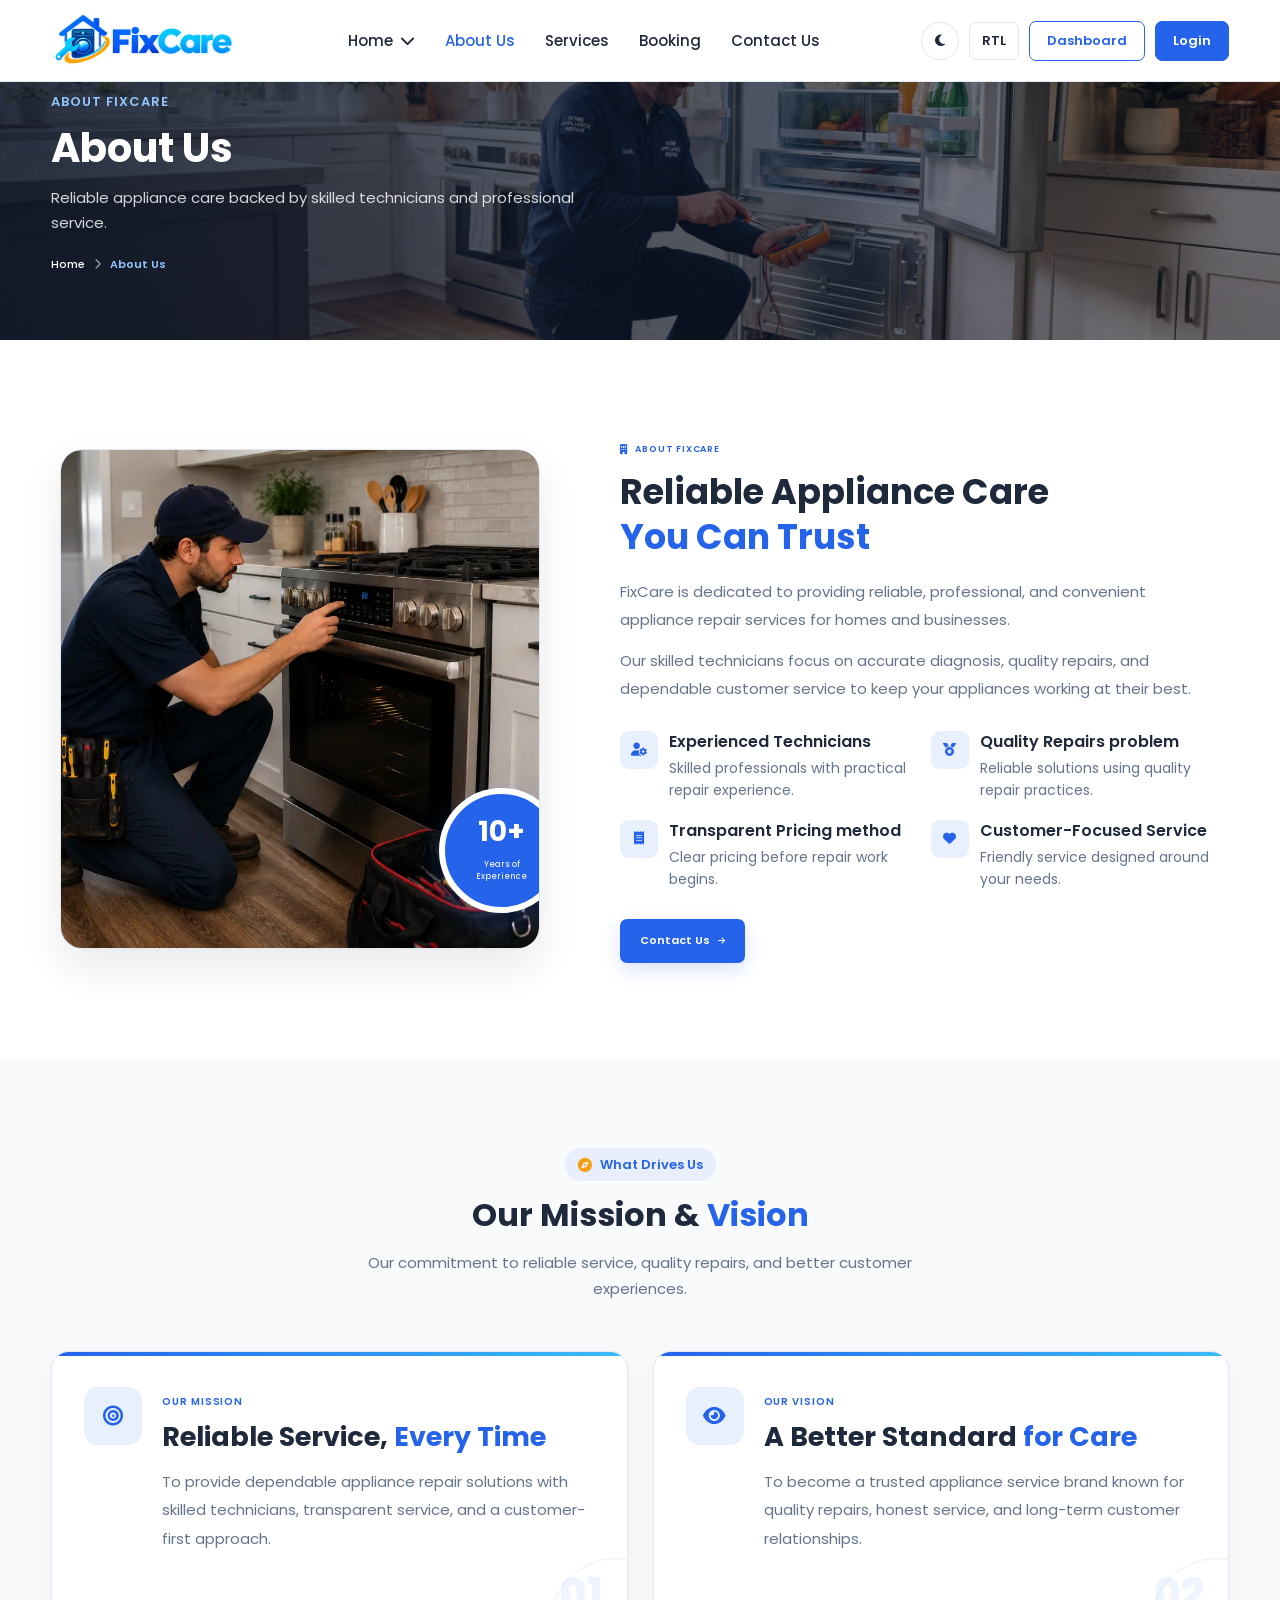
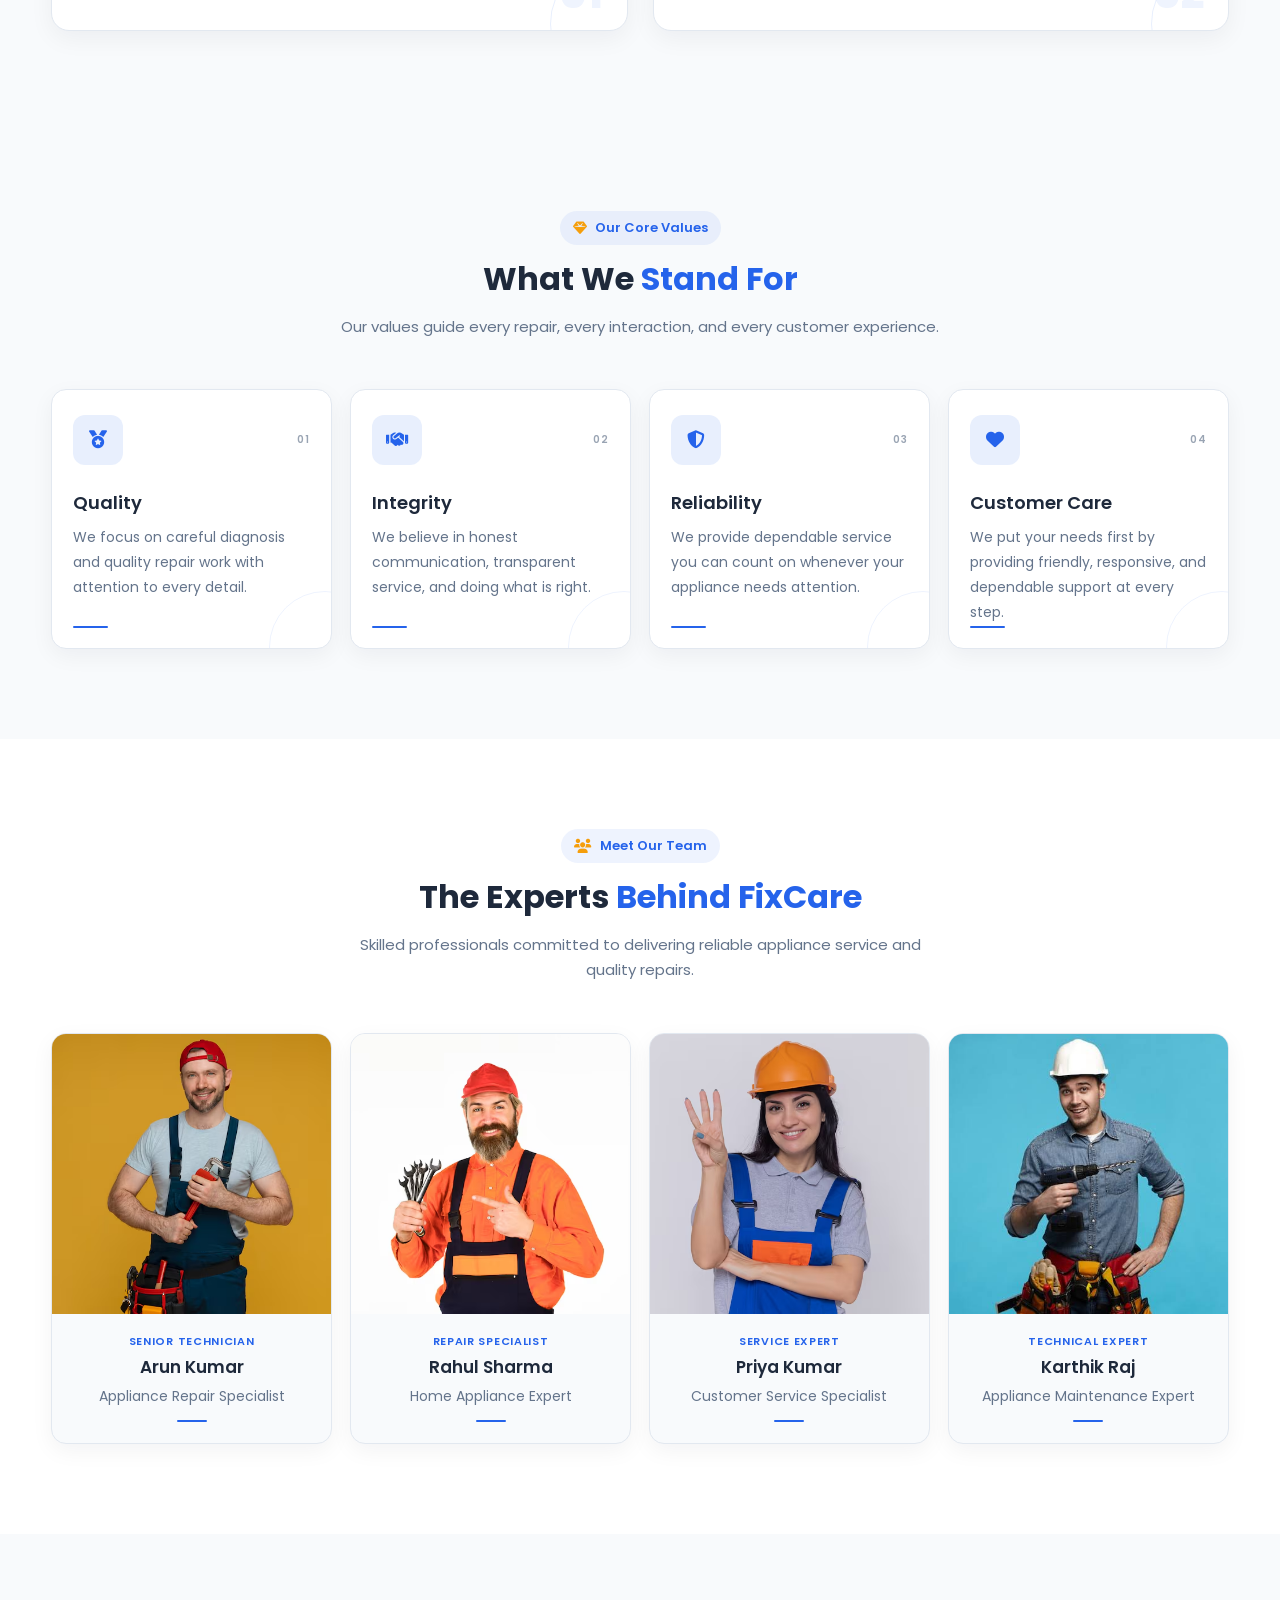
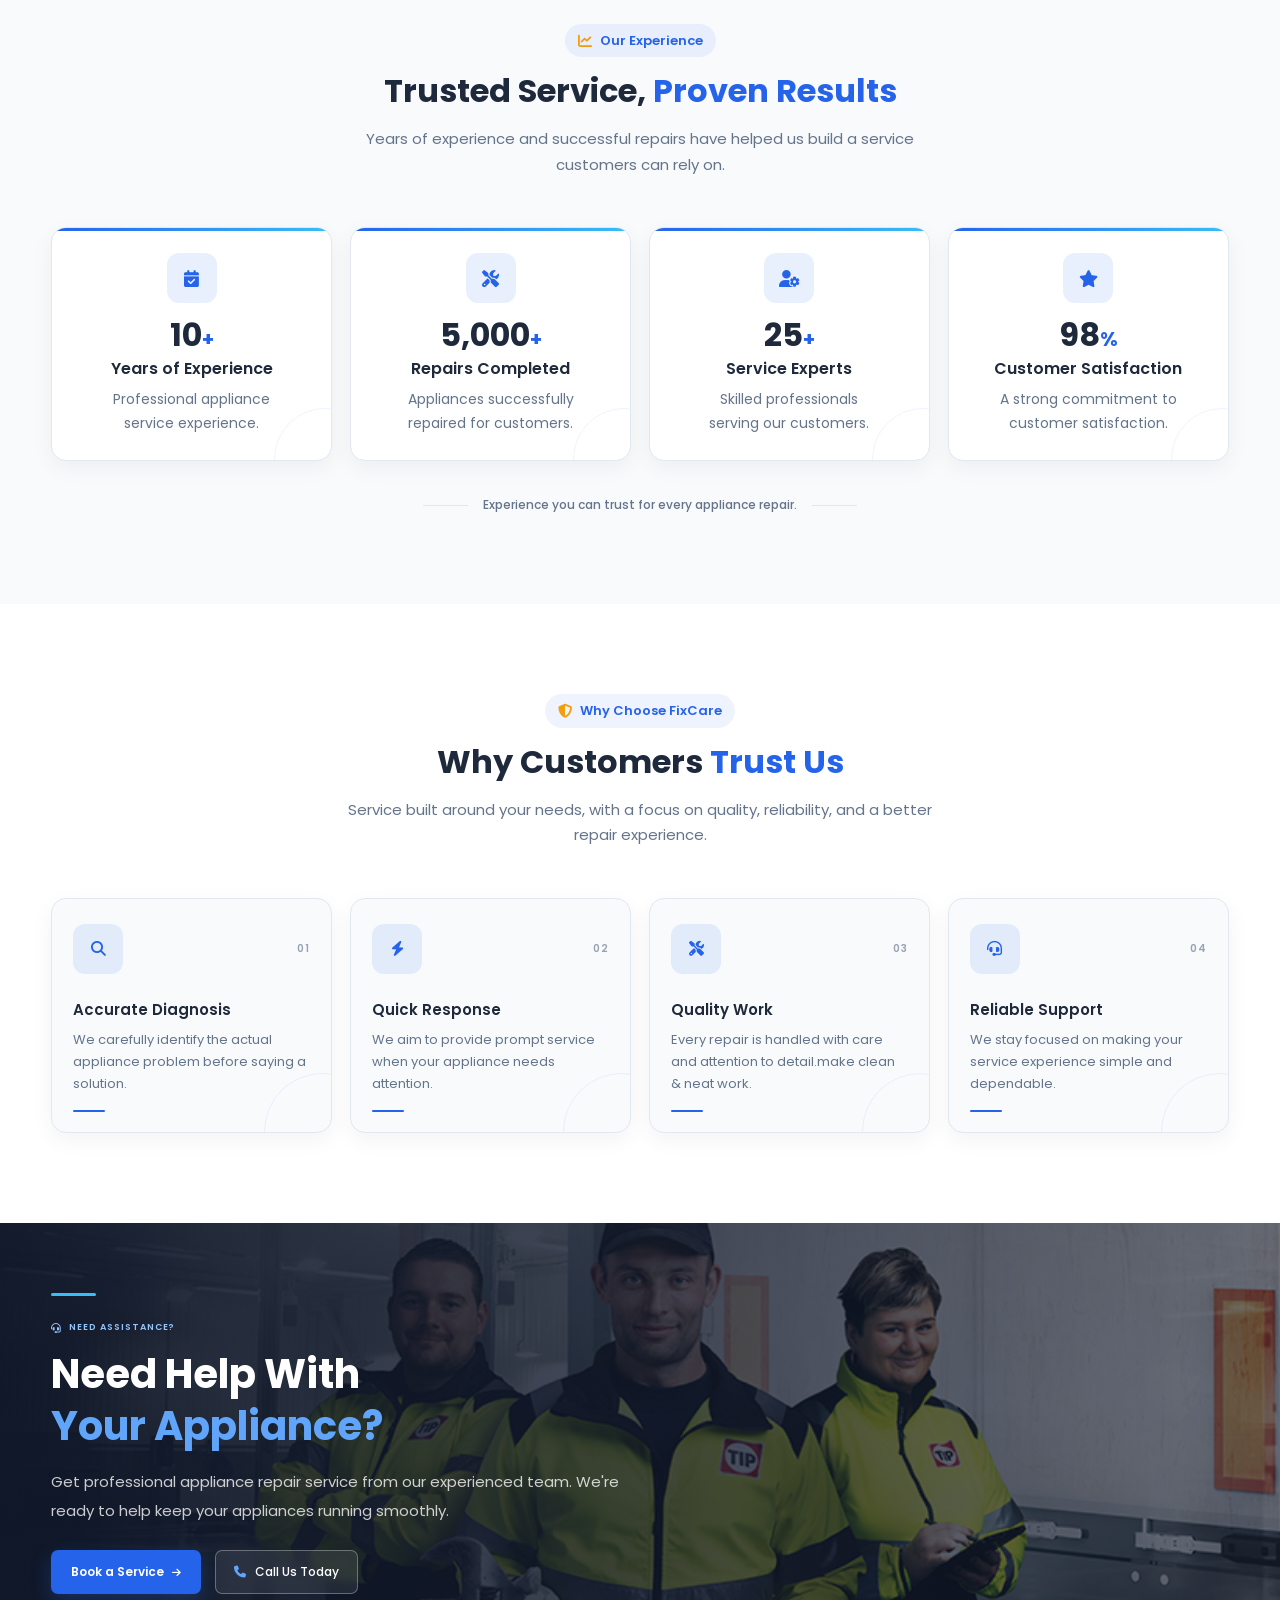
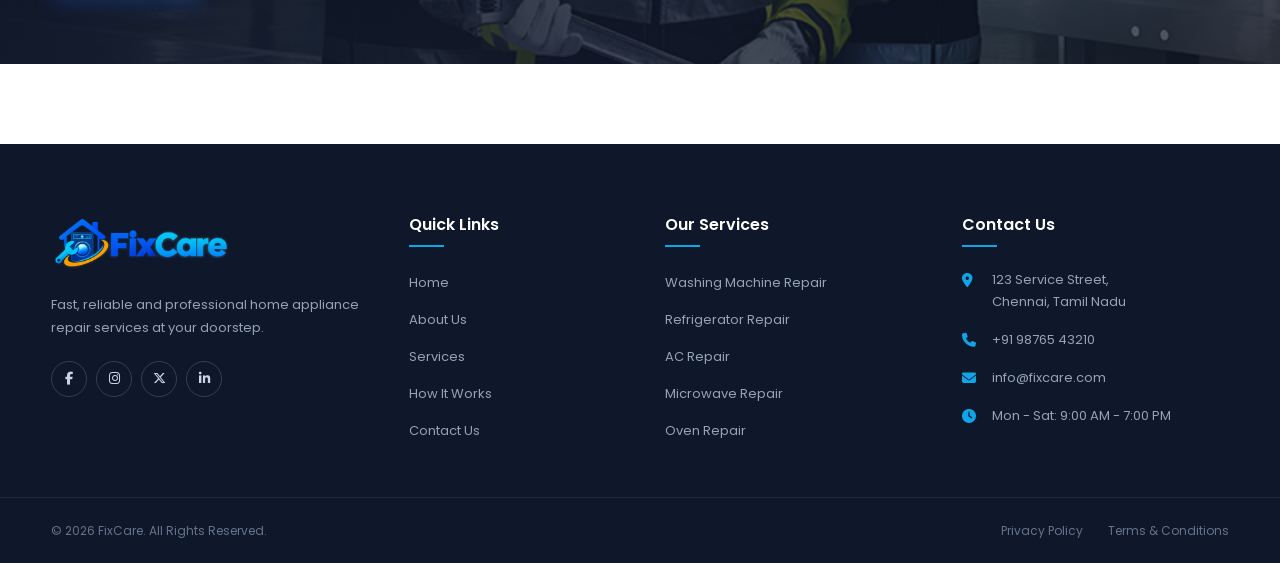
<file: about.html>
<!DOCTYPE html>

<html lang="en">

<head>
  <meta charset="UTF-8">
  <meta name="viewport" content="width=device-width, initial-scale=1.0">
  <title>FixCare - Home Appliance Repair</title>

  <!-- Favicon -->

  <link rel="icon" type="image/png" href="images/logo.png">

  <!-- Google Fonts -->

  <link rel="preconnect" href="https://fonts.googleapis.com">
  <link rel="preconnect" href="https://fonts.gstatic.com" crossorigin>
  <link href="https://fonts.googleapis.com/css2?family=Poppins:wght@300;400;500;600;700;800&display=swap" rel="stylesheet">

  <!-- Font Awesome -->

  <link rel="stylesheet" href="https://cdnjs.cloudflare.com/ajax/libs/font-awesome/6.7.2/css/all.min.css">

  <!-- CSS -->

  <link rel="stylesheet" href="css/style.css">
  <link rel="stylesheet" href="css/responsive.css">
</head>

<body>
    <!-- ================= HEADER ================= -->
<header class="main-header">
    <div class="header-container">

        <!-- Logo -->
        <a href="index.html" class="logo">
            <img src="images/logo.png" alt="FixCare Home Appliance Repair">
        </a>

        <!-- Navigation -->
        <nav class="main-nav" id="mainNav">

            <ul class="nav-menu">

                <!-- Home Dropdown -->
                <li class="nav-item dropdown">
                    <a href="#" class="nav-link">
                        Home
                        <i class="fas fa-chevron-down"></i>
                    </a>

                    <ul class="dropdown-menu">
                        <li>
                            <a href="index.html">Home 1</a>
                        </li>
                        <li>
                            <a href="home2.html">Home 2</a>
                        </li>
                    </ul>
                </li>

                <!-- About Us -->
                <li class="nav-item">
                    <a href="about.html" class="nav-link active">About Us</a>
                </li>

                <!-- Services -->
                <li class="nav-item">
                    <a href="services.html" class="nav-link">Services</a>
                </li>

                <!-- How It Works -->
                <li class="nav-item">
                    <a href="booking.html" class="nav-link">Booking</a>
                </li>

                <!-- Contact Us -->
                <li class="nav-item">
                    <a href="contact.html" class="nav-link">Contact Us</a>
                </li>

            </ul>

            <!-- Mobile Buttons -->
             <div class="mobile-buttons">

    <!-- Dark Mode + RTL -->
    <div class="mobile-theme-rtl">

        <button type="button" id="mobileThemeToggle">
            <i class="fas fa-moon"></i>
            <span>Dark Mode</span>
        </button>

        <button type="button" id="mobileRtlToggle">
            <i class="fas fa-right-left"></i>
            <span>RTL</span>
        </button>

    </div>

    <!-- Dashboard -->
    <a href="dashboard.html" class="header-btn dashboard-btn">
        Dashboard
    </a>

    <!-- Login -->
    <a href="login.html" class="header-btn login-btn">
        Login
    </a>

</div>

        </nav>

        <!-- Right Header Actions -->
        <div class="header-actions">

            <!-- Dark Mode -->
            <button class="icon-btn theme-toggle" id="themeToggle" type="button"
                aria-label="Toggle dark mode">
                <i class="fas fa-moon"></i>
            </button>

            <!-- RTL -->
            <button class="rtl-btn" id="rtlToggle" type="button">
                RTL
            </button>

            <!-- Dashboard -->
            <a href="dashboard.html" class="header-btn dashboard-btn">
                Dashboard
            </a>

            <!-- Login -->
            <a href="login.html" class="header-btn login-btn">
                Login
            </a>

        </div>

        <!-- Mobile Hamburger -->
        <button class="menu-toggle" id="menuToggle" type="button"
            aria-label="Open navigation menu">
            <i class="fas fa-bars"></i>
        </button>

    </div>
</header>
<!-- =============== END HEADER =============== -->
<!-- ================= ABOUT PAGE BANNER ================= -->
<section class="about-page-banner">

    <div class="about-banner-overlay"></div>

    <div class="about-banner-container">

        <div class="about-banner-content">

            <span class="about-banner-subtitle">
                About FixCare
            </span>

            <h1>
                About Us
            </h1>

            <p>
                Reliable appliance care backed by skilled
                technicians and professional service.
            </p>

            <!-- Breadcrumb -->
            <div class="about-breadcrumb">

                <a href="index.html">
                    Home
                </a>

                <i class="fas fa-chevron-right"></i>

                <span>
                    About Us
                </span>

            </div>

        </div>

    </div>

</section>
<!-- =============== END ABOUT PAGE BANNER =============== -->
<!-- ================= ABOUT FIXCARE ================= -->
<section class="about-fixcare-section">

    <div class="about-fixcare-container">

        <!-- Image Side -->
        <div class="about-fixcare-image">

            <div class="about-image-wrapper">

                <img src="images/about-fixcare.jpg"
                     alt="FixCare appliance repair technician">

                <!-- Experience Badge -->
                <div class="about-experience-badge">

                    <strong>10+</strong>

                    <span>
                        Years of
                        <br>
                        Experience
                    </span>

                </div>

            </div>

        </div>


        <!-- Content Side -->
        <div class="about-fixcare-content">

            <span class="about-section-subtitle">
                <i class="fas fa-building"></i>
                About FixCare
            </span>

            <h2>
                Reliable Appliance Care
                <span>You Can Trust</span>
            </h2>

            <p>
                FixCare is dedicated to providing reliable,
                professional, and convenient appliance repair
                services for homes and businesses.
            </p>

            <p>
                Our skilled technicians focus on accurate
                diagnosis, quality repairs, and dependable
                customer service to keep your appliances
                working at their best.
            </p>


            <!-- Highlights -->
            <div class="about-fixcare-highlights">


                <!-- Highlight 1 -->
                <div class="about-highlight">

                    <div class="about-highlight-icon">
                        <i class="fas fa-user-gear"></i>
                    </div>

                    <div>
                        <h3>
                            Experienced Technicians
                        </h3>

                        <p>
                            Skilled professionals with
                            practical repair experience.
                        </p>
                    </div>

                </div>


                <!-- Highlight 2 -->
                <div class="about-highlight">

                    <div class="about-highlight-icon">
                        <i class="fas fa-medal"></i>
                    </div>

                    <div>
                        <h3>
                            Quality Repairs problem
                        </h3>

                        <p>
                            Reliable solutions using
                            quality repair practices.
                        </p>
                    </div>

                </div>


                <!-- Highlight 3 -->
                <div class="about-highlight">

                    <div class="about-highlight-icon">
                        <i class="fas fa-receipt"></i>
                    </div>

                    <div>
                        <h3>
                            Transparent Pricing method
                        </h3>

                        <p>
                            Clear pricing before repair
                            work begins.
                        </p>
                    </div>

                </div>


                <!-- Highlight 4 -->
                <div class="about-highlight">

                    <div class="about-highlight-icon">
                        <i class="fas fa-heart"></i>
                    </div>

                    <div>
                        <h3>
                            Customer-Focused Service
                        </h3>

                        <p>
                            Friendly service designed
                            around your needs.
                        </p>
                    </div>

                </div>


            </div>


            <!-- Button -->
            <a href="contact.html"
               class="about-fixcare-btn">

                Contact Us

                <i class="fas fa-arrow-right"></i>

            </a>

        </div>

    </div>

</section>
<!-- =============== END ABOUT FIXCARE =============== -->
 <!-- ================= MISSION & VISION ================= -->
<section class="about-mission-section">

    <div class="about-mission-container">

        <!-- Section Heading -->
        <div class="section-heading">

            <span class="section-subtitle">
                <i class="fas fa-compass"></i>
                What Drives Us
            </span>

            <h2>
                Our Mission &
                <span>Vision</span>
            </h2>

            <p>
                Our commitment to reliable service, quality repairs,
                and better customer experiences.
            </p>

        </div>


        <!-- Mission & Vision Cards -->
        <div class="mission-vision-grid">


            <!-- ================= MISSION ================= -->

            <div class="mission-vision-card mission-card">

                <div class="mission-card-icon">
                    <i class="fas fa-bullseye"></i>
                </div>

                <div class="mission-card-content">

                    <span class="mission-card-label">
                        Our Mission
                    </span>

                    <h3>
                        Reliable Service,
                        <span>Every Time</span>
                    </h3>

                    <p>
                        To provide dependable appliance repair
                        solutions with skilled technicians,
                        transparent service, and a customer-first
                        approach.
                    </p>

                </div>

                <div class="mission-card-number">
                    01
                </div>

            </div>


            <!-- ================= VISION ================= -->

            <div class="mission-vision-card vision-card">

                <div class="mission-card-icon">
                    <i class="fas fa-eye"></i>
                </div>

                <div class="mission-card-content">

                    <span class="mission-card-label">
                        Our Vision
                    </span>

                    <h3>
                        A Better Standard
                        <span>for Care</span>
                    </h3>

                    <p>
                        To become a trusted appliance service brand
                        known for quality repairs, honest service,
                        and long-term customer relationships.
                    </p>

                </div>

                <div class="mission-card-number">
                    02
                </div>

            </div>


        </div>

    </div>

</section>
<!-- =============== END MISSION & VISION =============== -->
 <!-- ================= CORE VALUES ================= -->
<section class="about-values-section">

    <div class="about-values-container">

        <!-- Section Heading -->
        <div class="section-heading">

            <span class="section-subtitle">
                <i class="fas fa-gem"></i>
                Our Core Values
            </span>

            <h2>
                What We
                <span>Stand For</span>
            </h2>

            <p>
                Our values guide every repair, every interaction,
                and every customer experience.
            </p>

        </div>


        <!-- Values Grid -->
        <div class="about-values-grid">


            <!-- ================= VALUE 1 ================= -->

            <div class="about-value-card">

                <div class="value-card-top">

                    <div class="value-icon">
                        <i class="fas fa-medal"></i>
                    </div>

                    <span class="value-number">
                        01
                    </span>

                </div>

                <div class="value-content">

                    <h3>
                        Quality
                    </h3>

                    <p>
                        We focus on careful diagnosis and
                        quality repair work with attention
                        to every detail.
                    </p>

                </div>

                <div class="value-card-line"></div>

            </div>


            <!-- ================= VALUE 2 ================= -->

            <div class="about-value-card">

                <div class="value-card-top">

                    <div class="value-icon">
                        <i class="fas fa-handshake"></i>
                    </div>

                    <span class="value-number">
                        02
                    </span>

                </div>

                <div class="value-content">

                    <h3>
                        Integrity
                    </h3>

                    <p>
                        We believe in honest communication,
                        transparent service, and doing what
                        is right.
                    </p>

                </div>

                <div class="value-card-line"></div>

            </div>


            <!-- ================= VALUE 3 ================= -->

            <div class="about-value-card">

                <div class="value-card-top">

                    <div class="value-icon">
                        <i class="fas fa-shield-halved"></i>
                    </div>

                    <span class="value-number">
                        03
                    </span>

                </div>

                <div class="value-content">

                    <h3>
                        Reliability
                    </h3>

                    <p>
                        We provide dependable service
                        you can count on whenever your
                        appliance needs attention.
                    </p>

                </div>

                <div class="value-card-line"></div>

            </div>


            <!-- ================= VALUE 4 ================= -->

            <div class="about-value-card">

                <div class="value-card-top">

                    <div class="value-icon">
                        <i class="fas fa-heart"></i>
                    </div>

                    <span class="value-number">
                        04
                    </span>

                </div>

                <div class="value-content">

                    <h3>
                        Customer Care
                    </h3>

                    <p>
                        We put your needs first by providing friendly,
    responsive, and dependable support at every step.
                    </p>

                </div>

                <div class="value-card-line"></div>

            </div>


        </div>

    </div>

</section>
<!-- =============== END CORE VALUES =============== -->
 <!-- ================= OUR TEAM ================= -->
<section class="about-team-section">

    <div class="about-team-container">

        <!-- Section Heading -->
        <div class="section-heading">

            <span class="section-subtitle">
                <i class="fas fa-users"></i>
                Meet Our Team
            </span>

            <h2>
                The Experts
                <span>Behind FixCare</span>
            </h2>

            <p>
                Skilled professionals committed to delivering
                reliable appliance service and quality repairs.
            </p>

        </div>


        <!-- Team Grid -->
        <div class="about-team-grid">


            <!-- ================= TEAM 1 ================= -->

            <div class="about-team-card">

                <div class="team-image">

                    <img src="images/team-1.jpg"
                         alt="Senior appliance technician">

                    <div class="team-social">

                        <a href="#" aria-label="LinkedIn">
                            <i class="fab fa-linkedin-in"></i>
                        </a>

                        <a href="#" aria-label="Facebook">
                            <i class="fab fa-facebook-f"></i>
                        </a>

                    </div>

                </div>

                <div class="team-content">

                    <span>
                        Senior Technician
                    </span>

                    <h3>
                        Arun Kumar
                    </h3>

                    <p>
                        Appliance Repair Specialist
                    </p>

                </div>

            </div>


            <!-- ================= TEAM 2 ================= -->

            <div class="about-team-card">

                <div class="team-image">

                    <img src="images/team-2.jpg"
                         alt="Appliance repair technician">

                    <div class="team-social">

                        <a href="#" aria-label="LinkedIn">
                            <i class="fab fa-linkedin-in"></i>
                        </a>

                        <a href="#" aria-label="Facebook">
                            <i class="fab fa-facebook-f"></i>
                        </a>

                    </div>

                </div>

                <div class="team-content">

                    <span>
                        Repair Specialist
                    </span>

                    <h3>
                        Rahul Sharma
                    </h3>

                    <p>
                        Home Appliance Expert
                    </p>

                </div>

            </div>


            <!-- ================= TEAM 3 ================= -->

            <div class="about-team-card">

                <div class="team-image">

                    <img src="images/team-3.jpg"
                         alt="Home appliance service expert">

                    <div class="team-social">

                        <a href="#" aria-label="LinkedIn">
                            <i class="fab fa-linkedin-in"></i>
                        </a>

                        <a href="#" aria-label="Facebook">
                            <i class="fab fa-facebook-f"></i>
                        </a>

                    </div>

                </div>

                <div class="team-content">

                    <span>
                        Service Expert
                    </span>

                    <h3>
                        Priya Kumar
                    </h3>

                    <p>
                        Customer Service Specialist
                    </p>

                </div>

            </div>


            <!-- ================= TEAM 4 ================= -->

            <div class="about-team-card">

                <div class="team-image">

                    <img src="images/team-4.jpg"
                         alt="Professional appliance technician">

                    <div class="team-social">

                        <a href="#" aria-label="LinkedIn">
                            <i class="fab fa-linkedin-in"></i>
                        </a>

                        <a href="#" aria-label="Facebook">
                            <i class="fab fa-facebook-f"></i>
                        </a>

                    </div>

                </div>

                <div class="team-content">

                    <span>
                        Technical Expert
                    </span>

                    <h3>
                        Karthik Raj
                    </h3>

                    <p>
                        Appliance Maintenance Expert
                    </p>

                </div>

            </div>


        </div>

    </div>

</section>
<!-- =============== END OUR TEAM =============== -->
 <!-- ================= EXPERIENCE & STATS ================= -->
<section class="about-stats-section">

    <div class="about-stats-container">

        <!-- Section Heading -->
        <div class="section-heading">

            <span class="section-subtitle">
                <i class="fas fa-chart-line"></i>
                Our Experience
            </span>

            <h2>
                Trusted Service,
                <span>Proven Results</span>
            </h2>

            <p>
                Years of experience and successful repairs have
                helped us build a service customers can rely on.
            </p>

        </div>


        <!-- Statistics Grid -->
        <div class="about-stats-grid">


            <!-- ================= STAT 1 ================= -->

            <div class="about-stat-card">

                <div class="about-stat-icon">
                    <i class="fas fa-calendar-check"></i>
                </div>

                <div class="about-stat-number">
                    <span class="counter"
                          data-target="10">
                        10
                    </span>
                    <span class="stat-plus">+</span>
                </div>

                <h3>
                    Years of Experience
                </h3>

                <p>
                    Professional appliance service experience.
                </p>

            </div>


            <!-- ================= STAT 2 ================= -->

            <div class="about-stat-card">

                <div class="about-stat-icon">
                    <i class="fas fa-screwdriver-wrench"></i>
                </div>

                <div class="about-stat-number">
                    <span class="counter"
                          data-target="5000">
                        5,000
                    </span>
                    <span class="stat-plus">+</span>
                </div>

                <h3>
                    Repairs Completed
                </h3>

                <p>
                    Appliances successfully repaired for customers.
                </p>

            </div>


            <!-- ================= STAT 3 ================= -->

            <div class="about-stat-card">

                <div class="about-stat-icon">
                    <i class="fas fa-user-gear"></i>
                </div>

                <div class="about-stat-number">
                    <span class="counter"
                          data-target="25">
                        25
                    </span>
                    <span class="stat-plus">+</span>
                </div>

                <h3>
                    Service Experts
                </h3>

                <p>
                    Skilled professionals serving our customers.
                </p>

            </div>


            <!-- ================= STAT 4 ================= -->

            <div class="about-stat-card">

                <div class="about-stat-icon">
                    <i class="fas fa-star"></i>
                </div>

                <div class="about-stat-number">
                    <span class="counter"
                          data-target="98">
                        98
                    </span>
                    <span class="stat-percent">%</span>
                </div>

                <h3>
                    Customer Satisfaction
                </h3>

                <p>
                    A strong commitment to customer satisfaction.
                </p>

            </div>


        </div>


        <!-- Bottom Statement -->
        <div class="about-stats-bottom">

            <div class="stats-bottom-line"></div>

            <p>
                Experience you can trust for every appliance repair.
            </p>

            <div class="stats-bottom-line"></div>

        </div>

    </div>

</section>
<!-- =============== END EXPERIENCE & STATS =============== -->
 <!-- ================= WHY CUSTOMERS TRUST US ================= -->
<section class="about-trust-section">

    <div class="about-trust-container">

        <!-- Section Heading -->
        <div class="section-heading">

            <span class="section-subtitle">
                <i class="fas fa-shield-halved"></i>
                Why Choose FixCare
            </span>

            <h2>
                Why Customers
                <span>Trust Us</span>
            </h2>

            <p>
                Service built around your needs, with a focus on
                quality, reliability, and a better repair experience.
            </p>

        </div>


        <!-- Trust Cards -->
        <div class="about-trust-grid">


            <!-- ================= CARD 1 ================= -->

            <div class="about-trust-card">

                <div class="trust-card-top">

                    <div class="trust-icon">
                        <i class="fas fa-magnifying-glass"></i>
                    </div>

                    <span class="trust-number">
                        01
                    </span>

                </div>

                <div class="trust-content">

                    <h3>
                        Accurate Diagnosis
                    </h3>

                    <p>
                        We carefully identify the actual appliance
                        problem before saying a solution.
                    </p>

                </div>

            </div>


            <!-- ================= CARD 2 ================= -->

            <div class="about-trust-card">

                <div class="trust-card-top">

                    <div class="trust-icon">
                        <i class="fas fa-bolt"></i>
                    </div>

                    <span class="trust-number">
                        02
                    </span>

                </div>

                <div class="trust-content">

                    <h3>
                        Quick Response
                    </h3>

                    <p>
                        We aim to provide prompt service when your
                        appliance needs attention.
                    </p>

                </div>

            </div>


            <!-- ================= CARD 3 ================= -->

            <div class="about-trust-card">

                <div class="trust-card-top">

                    <div class="trust-icon">
                        <i class="fas fa-screwdriver-wrench"></i>
                    </div>

                    <span class="trust-number">
                        03
                    </span>

                </div>

                <div class="trust-content">

                    <h3>
                        Quality Work
                    </h3>

                    <p>
                        Every repair is handled with care and
                        attention to detail.make clean & neat work.
                    </p>

                </div>

            </div>


            <!-- ================= CARD 4 ================= -->

            <div class="about-trust-card">

                <div class="trust-card-top">

                    <div class="trust-icon">
                        <i class="fas fa-headset"></i>
                    </div>

                    <span class="trust-number">
                        04
                    </span>

                </div>

                <div class="trust-content">

                    <h3>
                        Reliable Support
                    </h3>

                    <p>
                        We stay focused on making your service
                        experience simple and dependable.
                    </p>

                </div>

            </div>


        </div>

    </div>

</section>
<!-- =============== END WHY CUSTOMERS TRUST US =============== -->
 <!-- ================= FINAL CTA ================= -->
<section class="about-final-cta">

    <div class="about-cta-overlay"></div>

    <div class="about-cta-container">

        <div class="about-cta-content">

            <span class="about-cta-subtitle">
                <i class="fas fa-headset"></i>
                Need Assistance?
            </span>

            <h2>
                Need Help With
                <span>Your Appliance?</span>
            </h2>

            <p>
                Get professional appliance repair service from
                our experienced team. We're ready to help keep
                your appliances running smoothly.
            </p>

            <div class="about-cta-buttons">

                <a href="contact.html" class="about-cta-btn">

                    Book a Service

                    <i class="fas fa-arrow-right"></i>

                </a>

                <a href="tel:+1234567890"
                   class="about-cta-phone">

                    <i class="fas fa-phone"></i>

                    <span>
                        Call Us Today
                    </span>

                </a>

            </div>

        </div>

    </div>

</section>
<!-- =============== END FINAL CTA =============== -->
<!-- ================= FOOTER ================= -->
<footer class="main-footer">

    <div class="footer-container">

        <!-- Footer About -->
        <div class="footer-column footer-about">

            <a href="index.html" class="footer-logo">
                <img src="images/logo.png"
                     alt="FixCare Home Appliance Repair">
            </a>

            <p>
                Fast, reliable and professional home appliance
                repair services at your doorstep.
            </p>

            <div class="footer-social">

                <a href="#" aria-label="Facebook">
                    <i class="fab fa-facebook-f"></i>
                </a>

                <a href="#" aria-label="Instagram">
                    <i class="fab fa-instagram"></i>
                </a>

                <a href="#" aria-label="Twitter">
                    <i class="fab fa-x-twitter"></i>
                </a>

                <a href="#" aria-label="LinkedIn">
                    <i class="fab fa-linkedin-in"></i>
                </a>

            </div>

        </div>


        <!-- Quick Links -->
        <div class="footer-column">

            <h3>Quick Links</h3>

            <ul class="footer-links">

                <li>
                    <a href="index.html">Home</a>
                </li>

                <li>
                    <a href="about.html">About Us</a>
                </li>

                <li>
                    <a href="services.html">Services</a>
                </li>

                <li>
                    <a href="how-it-works.html">
                        How It Works
                    </a>
                </li>

                <li>
                    <a href="contact.html">Contact Us</a>
                </li>

            </ul>

        </div>


        <!-- Our Services -->
        <div class="footer-column">

            <h3>Our Services</h3>

            <ul class="footer-links">

                <li>
                    <a href="services.html">
                        Washing Machine Repair
                    </a>
                </li>

                <li>
                    <a href="services.html">
                        Refrigerator Repair
                    </a>
                </li>

                <li>
                    <a href="services.html">
                        AC Repair
                    </a>
                </li>

                <li>
                    <a href="services.html">
                        Microwave Repair
                    </a>
                </li>

                <li>
                    <a href="services.html">
                        Oven Repair
                    </a>
                </li>

            </ul>

        </div>


        <!-- Contact -->
        <div class="footer-column footer-contact">

            <h3>Contact Us</h3>

            <ul>

                <li>
                    <i class="fas fa-location-dot"></i>

                    <span>
                        123 Service Street,<br>
                        Chennai, Tamil Nadu
                    </span>
                </li>

                <li>
                    <i class="fas fa-phone"></i>

                    <a href="tel:+919876543210">
                        +91 98765 43210
                    </a>
                </li>

                <li>
                    <i class="fas fa-envelope"></i>

                    <a href="mailto:info@fixcare.com">
                        info@fixcare.com
                    </a>
                </li>

                <li>
                    <i class="fas fa-clock"></i>

                    <span>
                        Mon - Sat: 9:00 AM - 7:00 PM
                    </span>
                </li>

            </ul>

        </div>

    </div>


    <!-- Footer Bottom -->
    <div class="footer-bottom">

        <div class="footer-bottom-container">

            <p>
                © 2026 FixCare. All Rights Reserved.
            </p>

            <div class="footer-bottom-links">

                <a href="#">Privacy Policy</a>

                <a href="#">Terms & Conditions</a>

            </div>

        </div>

    </div>

</footer>
<!-- =============== END FOOTER =============== -->


  <!-- JS -->
<!-- Scroll To Top -->
<button id="scrollTopBtn" class="scroll-top-btn" aria-label="Scroll to top">
    <i class="fa-solid fa-arrow-up"></i>
</button>
  <script src="js/script.js"></script>

</body>
</html>
</file>
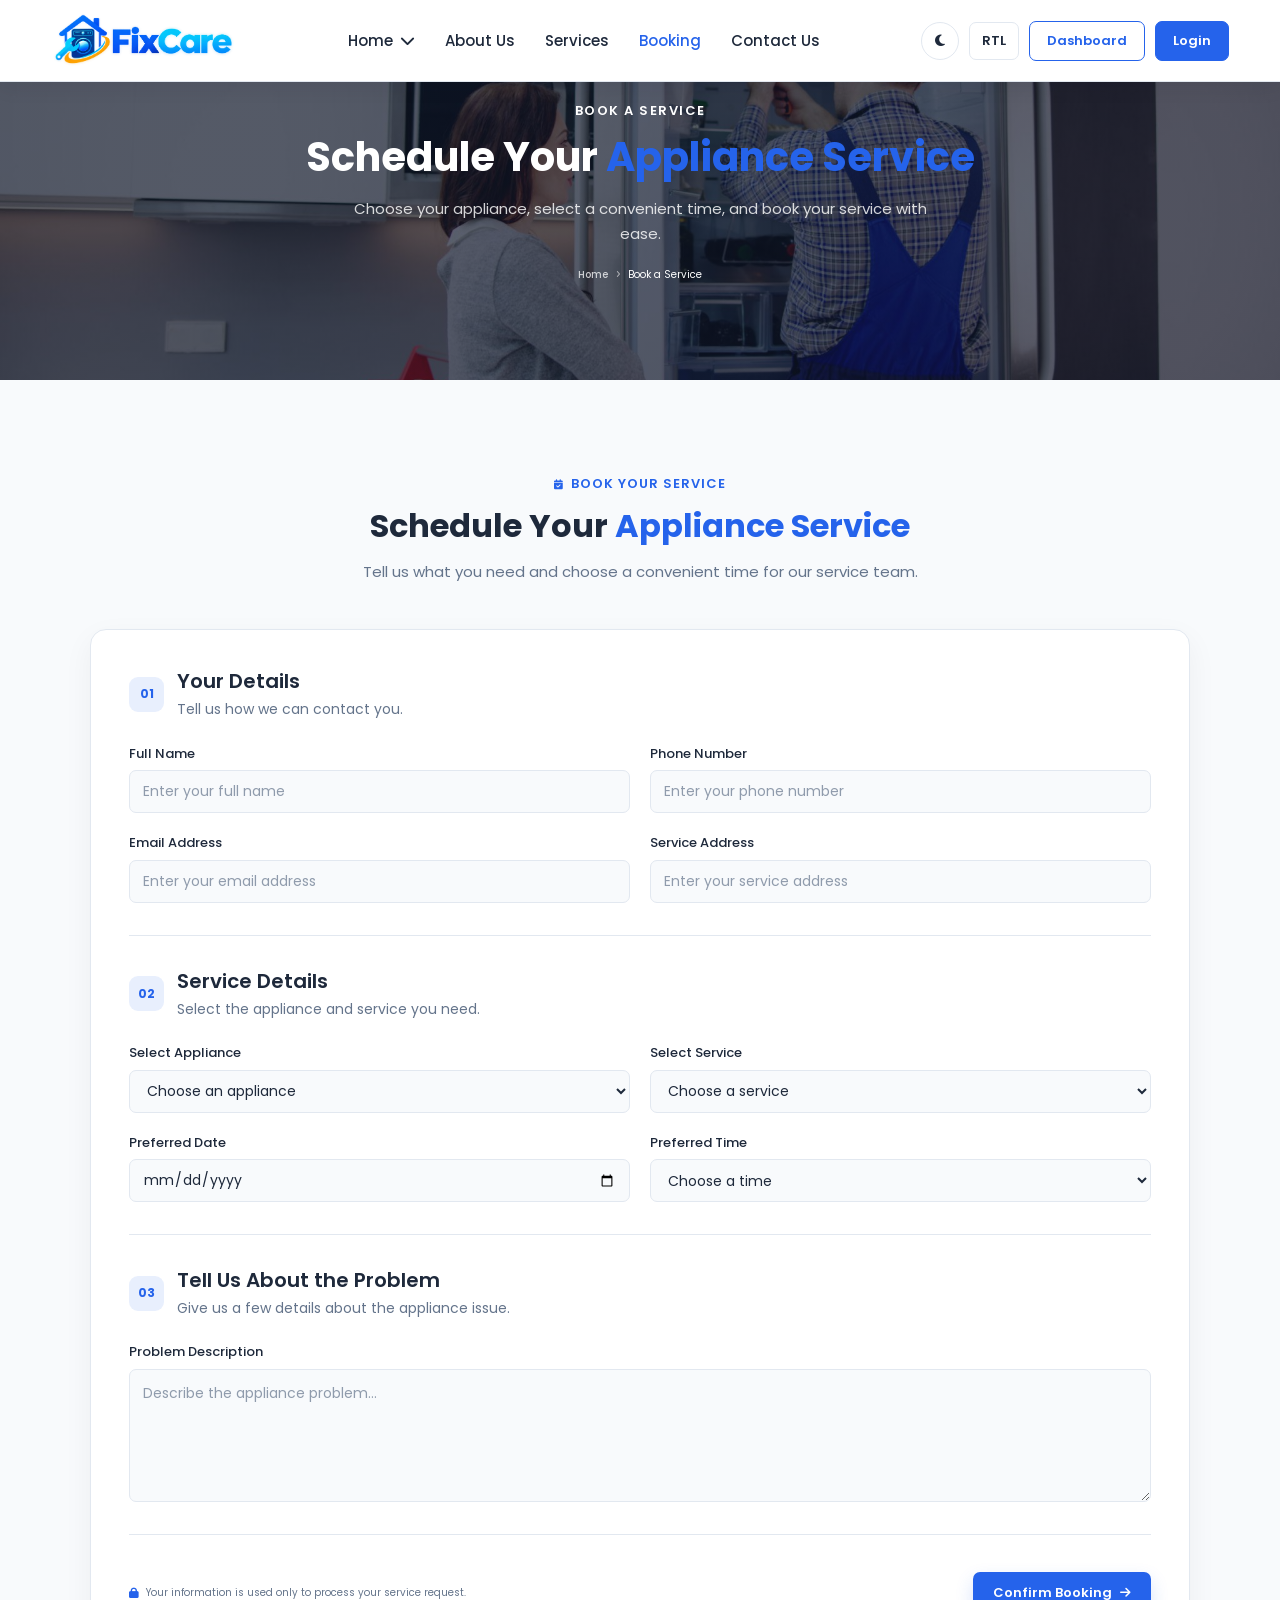
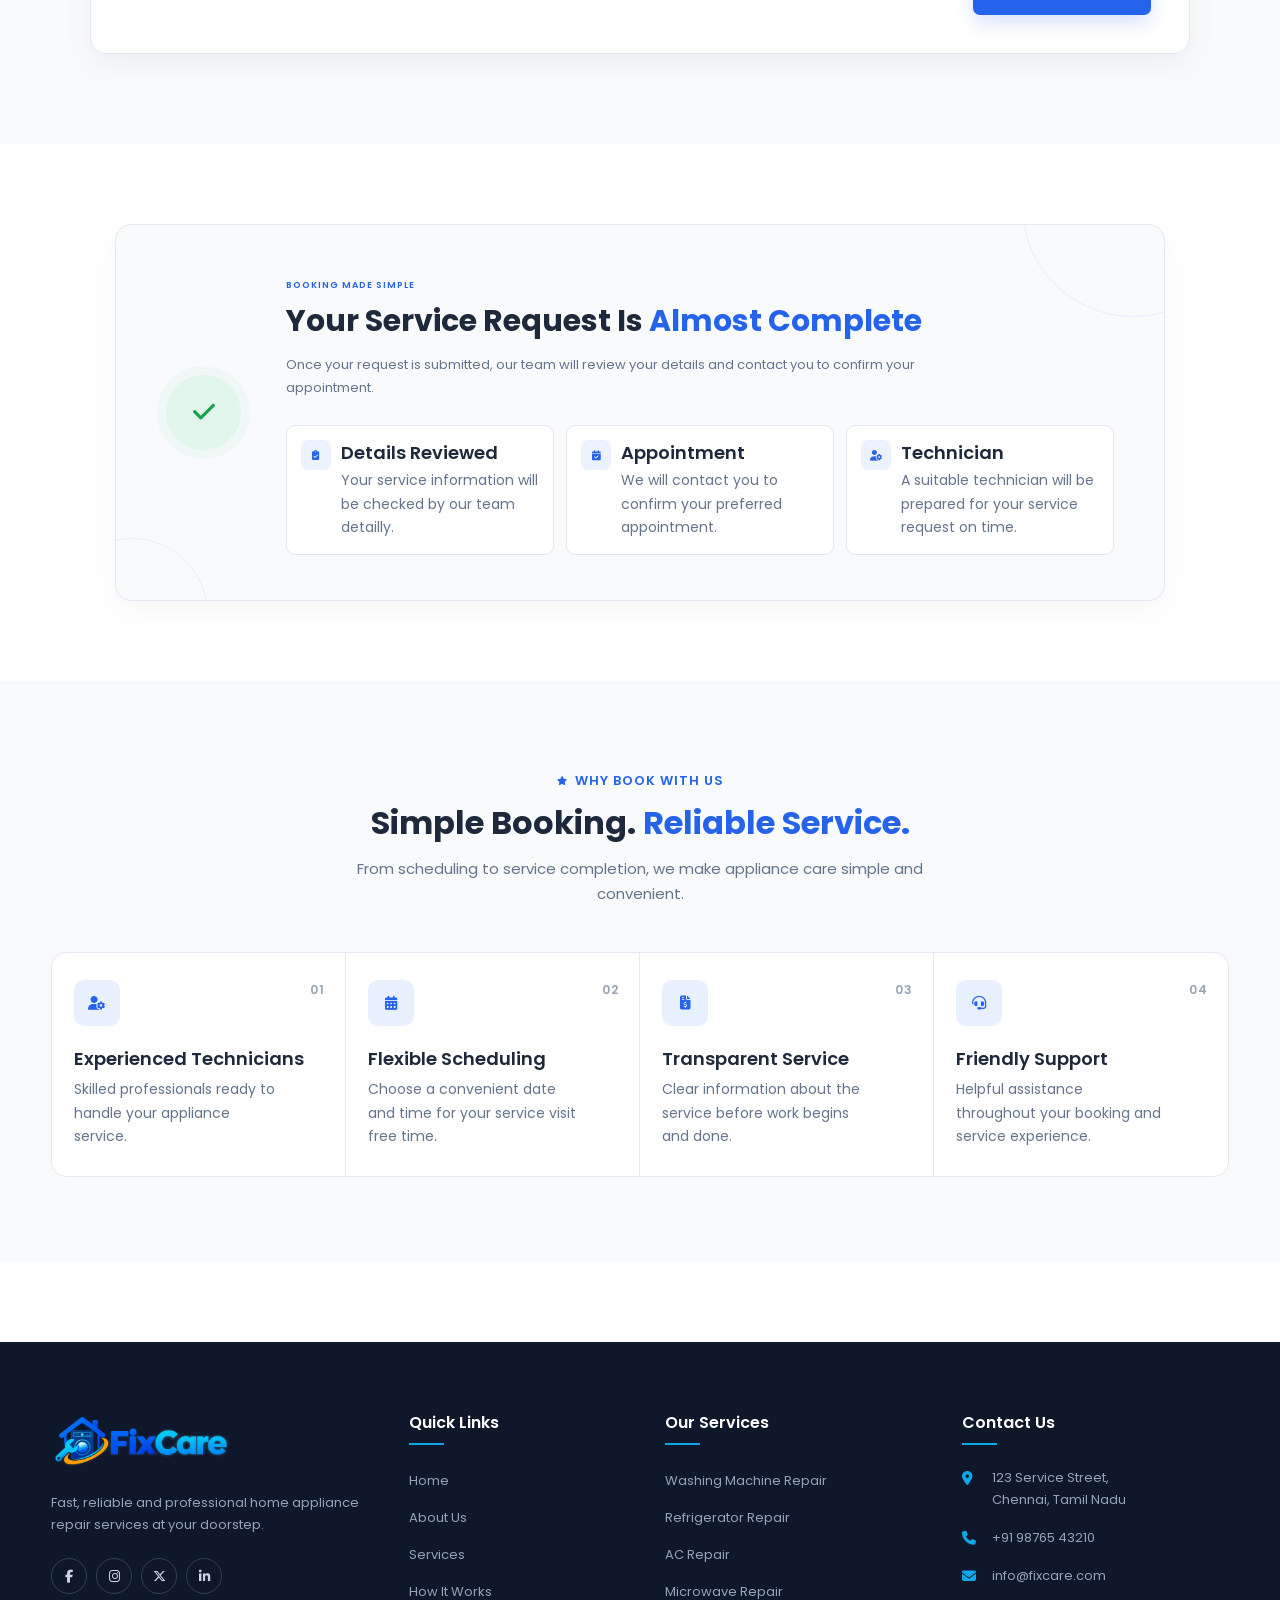
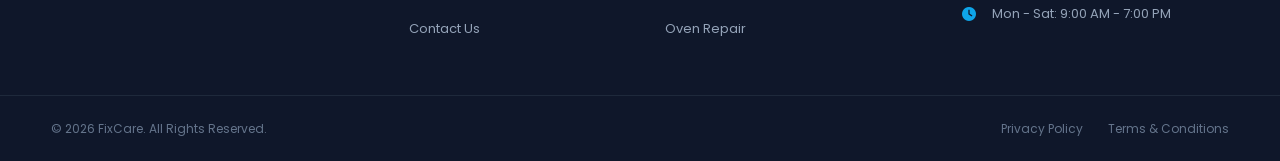
<file: booking.html>
<!DOCTYPE html>

<html lang="en">

<head>
  <meta charset="UTF-8">
  <meta name="viewport" content="width=device-width, initial-scale=1.0">
  <title>FixCare - Home Appliance Repair</title>

  <!-- Favicon -->

  <link rel="icon" type="image/png" href="images/logo.png">

  <!-- Google Fonts -->

  <link rel="preconnect" href="https://fonts.googleapis.com">
  <link rel="preconnect" href="https://fonts.gstatic.com" crossorigin>
  <link href="https://fonts.googleapis.com/css2?family=Poppins:wght@300;400;500;600;700;800&display=swap" rel="stylesheet">

  <!-- Font Awesome -->

  <link rel="stylesheet" href="https://cdnjs.cloudflare.com/ajax/libs/font-awesome/6.7.2/css/all.min.css">

  <!-- CSS -->

  <link rel="stylesheet" href="css/style.css">
  <link rel="stylesheet" href="css/responsive.css">
</head>

<body>
    <!-- ================= HEADER ================= -->
<header class="main-header">
    <div class="header-container">

        <!-- Logo -->
        <a href="index.html" class="logo">
            <img src="images/logo.png" alt="FixCare Home Appliance Repair">
        </a>

        <!-- Navigation -->
        <nav class="main-nav" id="mainNav">

            <ul class="nav-menu">

                <!-- Home Dropdown -->
                <li class="nav-item dropdown">
                    <a href="#" class="nav-link">
                        Home
                        <i class="fas fa-chevron-down"></i>
                    </a>

                    <ul class="dropdown-menu">
                        <li>
                            <a href="index.html">Home 1</a>
                        </li>
                        <li>
                            <a href="home2.html">Home 2</a>
                        </li>
                    </ul>
                </li>

                <!-- About Us -->
                <li class="nav-item">
                    <a href="about.html" class="nav-link">About Us</a>
                </li>

                <!-- Services -->
                <li class="nav-item">
                    <a href="services.html" class="nav-link">Services</a>
                </li>

                <!-- How It Works -->
                <li class="nav-item">
                    <a href="booking.html" class="nav-link active">Booking</a>
                </li>

                <!-- Contact Us -->
                <li class="nav-item">
                    <a href="contact.html" class="nav-link">Contact Us</a>
                </li>

            </ul>

            <!-- Mobile Buttons -->
             <div class="mobile-buttons">

    <!-- Dark Mode + RTL -->
    <div class="mobile-theme-rtl">

        <button type="button" id="mobileThemeToggle">
            <i class="fas fa-moon"></i>
            <span>Dark Mode</span>
        </button>

        <button type="button" id="mobileRtlToggle">
            <i class="fas fa-right-left"></i>
            <span>RTL</span>
        </button>

    </div>

    <!-- Dashboard -->
    <a href="dashboard.html" class="header-btn dashboard-btn">
        Dashboard
    </a>

    <!-- Login -->
    <a href="login.html" class="header-btn login-btn">
        Login
    </a>

</div>

        </nav>

        <!-- Right Header Actions -->
        <div class="header-actions">

            <!-- Dark Mode -->
            <button class="icon-btn theme-toggle" id="themeToggle" type="button"
                aria-label="Toggle dark mode">
                <i class="fas fa-moon"></i>
            </button>

            <!-- RTL -->
            <button class="rtl-btn" id="rtlToggle" type="button">
                RTL
            </button>

            <!-- Dashboard -->
            <a href="dashboard.html" class="header-btn dashboard-btn">
                Dashboard
            </a>

            <!-- Login -->
            <a href="login.html" class="header-btn login-btn">
                Login
            </a>

        </div>

        <!-- Mobile Hamburger -->
        <button class="menu-toggle" id="menuToggle" type="button"
            aria-label="Open navigation menu">
            <i class="fas fa-bars"></i>
        </button>

    </div>
</header>
<!-- =============== END HEADER =============== -->
<!-- ================= BOOKING PAGE BANNER ================= -->
<section class="inner-page-banner booking-banner">

    <div class="inner-page-banner-content">

        <span class="inner-page-banner-subtitle">
            Book a Service
        </span>

        <h1>
            Schedule Your
            <span>Appliance Service</span>
        </h1>

        <p>
            Choose your appliance, select a convenient time,
            and book your service with ease.
        </p>

        <div class="inner-page-breadcrumb">

            <a href="index.html">
                Home
            </a>

            <i class="fas fa-angle-right"></i>

            <span>
                Book a Service
            </span>

        </div>

    </div>

</section>
<!-- =============== END BOOKING PAGE BANNER =============== -->
<!-- ================= BOOKING FORM ================= -->
<section class="booking-area">

    <div class="booking-area-container">

        <!-- Section Heading -->
        <div class="booking-area-heading">

            <span class="booking-area-label">
                <i class="fas fa-calendar-check"></i>
                Book Your Service
            </span>

            <h2>
                Schedule Your
                <span>Appliance Service</span>
            </h2>

            <p>
                Tell us what you need and choose a convenient
                time for our service team.
            </p>

        </div>


        <!-- Booking Form -->
        <form class="booking-form" action="#" method="post">


            <!-- ================= CUSTOMER DETAILS ================= -->

            <div class="booking-form-block">

                <div class="booking-form-block-title">

                    <span class="booking-form-step">
                        01
                    </span>

                    <div>
                        <h3>
                            Your Details
                        </h3>

                        <p>
                            Tell us how we can contact you.
                        </p>
                    </div>

                </div>


                <div class="booking-fields-grid">

                    <!-- Full Name -->
                    <div class="booking-field">

                        <label for="customer-name">
                            Full Name
                        </label>

                        <input
                            type="text"
                            id="customer-name"
                            name="customer_name"
                            placeholder="Enter your full name"
                            autocomplete="name"
                            required
                        >

                    </div>


                    <!-- Phone -->
                    <div class="booking-field">

                        <label for="customer-phone">
                            Phone Number
                        </label>

                        <input
                            type="tel"
                            id="customer-phone"
                            name="customer_phone"
                            placeholder="Enter your phone number"
                            autocomplete="tel"
                            required
                        >

                    </div>


                    <!-- Email -->
                    <div class="booking-field">

                        <label for="customer-email">
                            Email Address
                        </label>

                        <input
                            type="email"
                            id="customer-email"
                            name="customer_email"
                            placeholder="Enter your email address"
                            autocomplete="email"
                            required
                        >

                    </div>


                    <!-- Address -->
                    <div class="booking-field">

                        <label for="customer-address">
                            Service Address
                        </label>

                        <input
                            type="text"
                            id="customer-address"
                            name="customer_address"
                            placeholder="Enter your service address"
                            autocomplete="street-address"
                            required
                        >

                    </div>

                </div>

            </div>


            <!-- ================= SERVICE DETAILS ================= -->

            <div class="booking-form-block">

                <div class="booking-form-block-title">

                    <span class="booking-form-step">
                        02
                    </span>

                    <div>
                        <h3>
                            Service Details
                        </h3>

                        <p>
                            Select the appliance and service you need.
                        </p>
                    </div>

                </div>


                <div class="booking-fields-grid">

                    <!-- Appliance -->
                    <div class="booking-field">

                        <label for="booking-appliance">
                            Select Appliance
                        </label>

                        <select
                            id="booking-appliance"
                            name="appliance"
                            required
                        >

                            <option value="" selected disabled>
                                Choose an appliance
                            </option>

                            <option value="refrigerator">
                                Refrigerator
                            </option>

                            <option value="washing-machine">
                                Washing Machine
                            </option>

                            <option value="air-conditioner">
                                Air Conditioner
                            </option>

                            <option value="microwave">
                                Microwave
                            </option>

                            <option value="dishwasher">
                                Dishwasher
                            </option>

                            <option value="oven-stove">
                                Oven &amp; Stove
                            </option>

                        </select>

                    </div>


                    <!-- Service -->
                    <div class="booking-field">

                        <label for="booking-service">
                            Select Service
                        </label>

                        <select
                            id="booking-service"
                            name="service"
                            required
                        >

                            <option value="" selected disabled>
                                Choose a service
                            </option>

                            <option value="repair">
                                Appliance Repair
                            </option>

                            <option value="maintenance">
                                Maintenance
                            </option>

                            <option value="inspection">
                                Inspection
                            </option>

                            <option value="installation">
                                Installation
                            </option>

                        </select>

                    </div>


                    <!-- Date -->
                    <div class="booking-field">

                        <label for="booking-date">
                            Preferred Date
                        </label>

                        <input
                            type="date"
                            id="booking-date"
                            name="booking_date"
                            required
                        >

                    </div>


                    <!-- Time -->
                    <div class="booking-field">

                        <label for="booking-time">
                            Preferred Time
                        </label>

                        <select
                            id="booking-time"
                            name="booking_time"
                            required
                        >

                            <option value="" selected disabled>
                                Choose a time
                            </option>

                            <option value="09:00">
                                09:00 AM
                            </option>

                            <option value="11:00">
                                11:00 AM
                            </option>

                            <option value="13:00">
                                01:00 PM
                            </option>

                            <option value="15:00">
                                03:00 PM
                            </option>

                            <option value="17:00">
                                05:00 PM
                            </option>

                        </select>

                    </div>

                </div>

            </div>


            <!-- ================= PROBLEM DETAILS ================= -->

            <div class="booking-form-block">

                <div class="booking-form-block-title">

                    <span class="booking-form-step">
                        03
                    </span>

                    <div>
                        <h3>
                            Tell Us About the Problem
                        </h3>

                        <p>
                            Give us a few details about the appliance issue.
                        </p>
                    </div>

                </div>


                <div class="booking-message">

                    <label for="booking-message">
                        Problem Description
                    </label>

                    <textarea
                        id="booking-message"
                        name="problem_description"
                        rows="5"
                        placeholder="Describe the appliance problem..."
                    ></textarea>

                </div>

            </div>


            <!-- ================= SUBMIT ================= -->

            <div class="booking-form-submit">

                <p>
                    <i class="fas fa-lock"></i>
                    Your information is used only to process your service request.
                </p>

                <button
                    type="submit"
                    class="booking-submit-button"
                >

                    Confirm Booking

                    <i class="fas fa-arrow-right"></i>

                </button>

            </div>


        </form>

    </div>

</section>
<!-- =============== END BOOKING FORM =============== -->
<!-- ================= BOOKING CONFIRMATION ================= -->
<section class="booking-confirm">

    <div class="booking-confirm-container">

        <!-- Confirmation Icon -->
        <div class="booking-confirm-icon">
            <i class="fas fa-check"></i>
        </div>


        <!-- Confirmation Content -->
        <div class="booking-confirm-content">

            <span class="booking-confirm-label">
                Booking Made Simple
            </span>

            <h2>
                Your Service Request Is
                <span>Almost Complete</span>
            </h2>

            <p>
                Once your request is submitted, our team will
                review your details and contact you to confirm
                your appointment.
            </p>


            <!-- Confirmation Points -->
            <div class="booking-confirm-points">

                <!-- Point 1 -->
                <div class="booking-confirm-point">

                    <div class="booking-confirm-point-icon">
                        <i class="fas fa-clipboard-check"></i>
                    </div>

                    <div>
                        <h3>
                            Details Reviewed
                        </h3>

                        <p>
                            Your service information will be
                            checked by our team detailly.
                        </p>
                    </div>

                </div>


                <!-- Point 2 -->
                <div class="booking-confirm-point">

                    <div class="booking-confirm-point-icon">
                        <i class="fas fa-calendar-check"></i>
                    </div>

                    <div>
                        <h3>
                            Appointment
                        </h3>

                        <p>
                            We will contact you to confirm
                            your preferred appointment.
                        </p>
                    </div>

                </div>


                <!-- Point 3 -->
                <div class="booking-confirm-point">

                    <div class="booking-confirm-point-icon">
                        <i class="fas fa-user-gear"></i>
                    </div>

                    <div>
                        <h3>
                            Technician
                        </h3>

                        <p>
                            A suitable technician will be
                            prepared for your service request on time.
                        </p>
                    </div>

                </div>

            </div>

        </div>

    </div>

</section>
<!-- =============== END BOOKING CONFIRMATION =============== -->
<!-- ================= WHY BOOK WITH US ================= -->
<section class="booking-benefits">

    <div class="booking-benefits-container">

        <!-- Section Heading -->
        <div class="booking-benefits-heading">

            <span class="booking-benefits-label">
                <i class="fas fa-star"></i>
                Why Book With Us
            </span>

            <h2>
                Simple Booking.
                <span>Reliable Service.</span>
            </h2>

            <p>
                From scheduling to service completion, we make
                appliance care simple and convenient.
            </p>

        </div>


        <!-- Benefits Grid -->
        <div class="booking-benefits-grid">


            <!-- Benefit 1 -->
            <div class="booking-benefit-card">

                <div class="booking-benefit-icon">
                    <i class="fas fa-user-gear"></i>
                </div>

                <span class="booking-benefit-number">
                    01
                </span>

                <h3>
                    Experienced Technicians
                </h3>

                <p>
                    Skilled professionals ready to handle
                    your appliance service.
                </p>

            </div>


            <!-- Benefit 2 -->
            <div class="booking-benefit-card">

                <div class="booking-benefit-icon">
                    <i class="fas fa-calendar-days"></i>
                </div>

                <span class="booking-benefit-number">
                    02
                </span>

                <h3>
                    Flexible Scheduling
                </h3>

                <p>
                    Choose a convenient date and time for
                    your service visit free time.
                </p>

            </div>


            <!-- Benefit 3 -->
            <div class="booking-benefit-card">

                <div class="booking-benefit-icon">
                    <i class="fas fa-file-invoice-dollar"></i>
                </div>

                <span class="booking-benefit-number">
                    03
                </span>

                <h3>
                    Transparent Service
                </h3>

                <p>
                    Clear information about the service
                    before work begins and done.
                </p>

            </div>


            <!-- Benefit 4 -->
            <div class="booking-benefit-card">

                <div class="booking-benefit-icon">
                    <i class="fas fa-headset"></i>
                </div>

                <span class="booking-benefit-number">
                    04
                </span>

                <h3>
                    Friendly Support
                </h3>

                <p>
                    Helpful assistance throughout your
                    booking and service experience.
                </p>

            </div>


        </div>

    </div>

</section>
<!-- =============== END WHY BOOK WITH US =============== -->


<!-- ================= FOOTER ================= -->
<footer class="main-footer">

    <div class="footer-container">

        <!-- Footer About -->
        <div class="footer-column footer-about">

            <a href="index.html" class="footer-logo">
                <img src="images/logo.png"
                     alt="FixCare Home Appliance Repair">
            </a>

            <p>
                Fast, reliable and professional home appliance
                repair services at your doorstep.
            </p>

            <div class="footer-social">

                <a href="#" aria-label="Facebook">
                    <i class="fab fa-facebook-f"></i>
                </a>

                <a href="#" aria-label="Instagram">
                    <i class="fab fa-instagram"></i>
                </a>

                <a href="#" aria-label="Twitter">
                    <i class="fab fa-x-twitter"></i>
                </a>

                <a href="#" aria-label="LinkedIn">
                    <i class="fab fa-linkedin-in"></i>
                </a>

            </div>

        </div>


        <!-- Quick Links -->
        <div class="footer-column">

            <h3>Quick Links</h3>

            <ul class="footer-links">

                <li>
                    <a href="index.html">Home</a>
                </li>

                <li>
                    <a href="about.html">About Us</a>
                </li>

                <li>
                    <a href="services.html">Services</a>
                </li>

                <li>
                    <a href="how-it-works.html">
                        How It Works
                    </a>
                </li>

                <li>
                    <a href="contact.html">Contact Us</a>
                </li>

            </ul>

        </div>


        <!-- Our Services -->
        <div class="footer-column">

            <h3>Our Services</h3>

            <ul class="footer-links">

                <li>
                    <a href="services.html">
                        Washing Machine Repair
                    </a>
                </li>

                <li>
                    <a href="services.html">
                        Refrigerator Repair
                    </a>
                </li>

                <li>
                    <a href="services.html">
                        AC Repair
                    </a>
                </li>

                <li>
                    <a href="services.html">
                        Microwave Repair
                    </a>
                </li>

                <li>
                    <a href="services.html">
                        Oven Repair
                    </a>
                </li>

            </ul>

        </div>


        <!-- Contact -->
        <div class="footer-column footer-contact">

            <h3>Contact Us</h3>

            <ul>

                <li>
                    <i class="fas fa-location-dot"></i>

                    <span>
                        123 Service Street,<br>
                        Chennai, Tamil Nadu
                    </span>
                </li>

                <li>
                    <i class="fas fa-phone"></i>

                    <a href="tel:+919876543210">
                        +91 98765 43210
                    </a>
                </li>

                <li>
                    <i class="fas fa-envelope"></i>

                    <a href="mailto:info@fixcare.com">
                        info@fixcare.com
                    </a>
                </li>

                <li>
                    <i class="fas fa-clock"></i>

                    <span>
                        Mon - Sat: 9:00 AM - 7:00 PM
                    </span>
                </li>

            </ul>

        </div>

    </div>


    <!-- Footer Bottom -->
    <div class="footer-bottom">

        <div class="footer-bottom-container">

            <p>
                © 2026 FixCare. All Rights Reserved.
            </p>

            <div class="footer-bottom-links">

                <a href="#">Privacy Policy</a>

                <a href="#">Terms & Conditions</a>

            </div>

        </div>

    </div>

</footer>
<!-- =============== END FOOTER =============== -->
<!-- Scroll To Top -->
<button id="scrollTopBtn" class="scroll-top-btn" aria-label="Scroll to top">
    <i class="fa-solid fa-arrow-up"></i>
</button>

  <!-- JS -->

  <script src="js/script.js"></script>

</body>
</html>
</file>
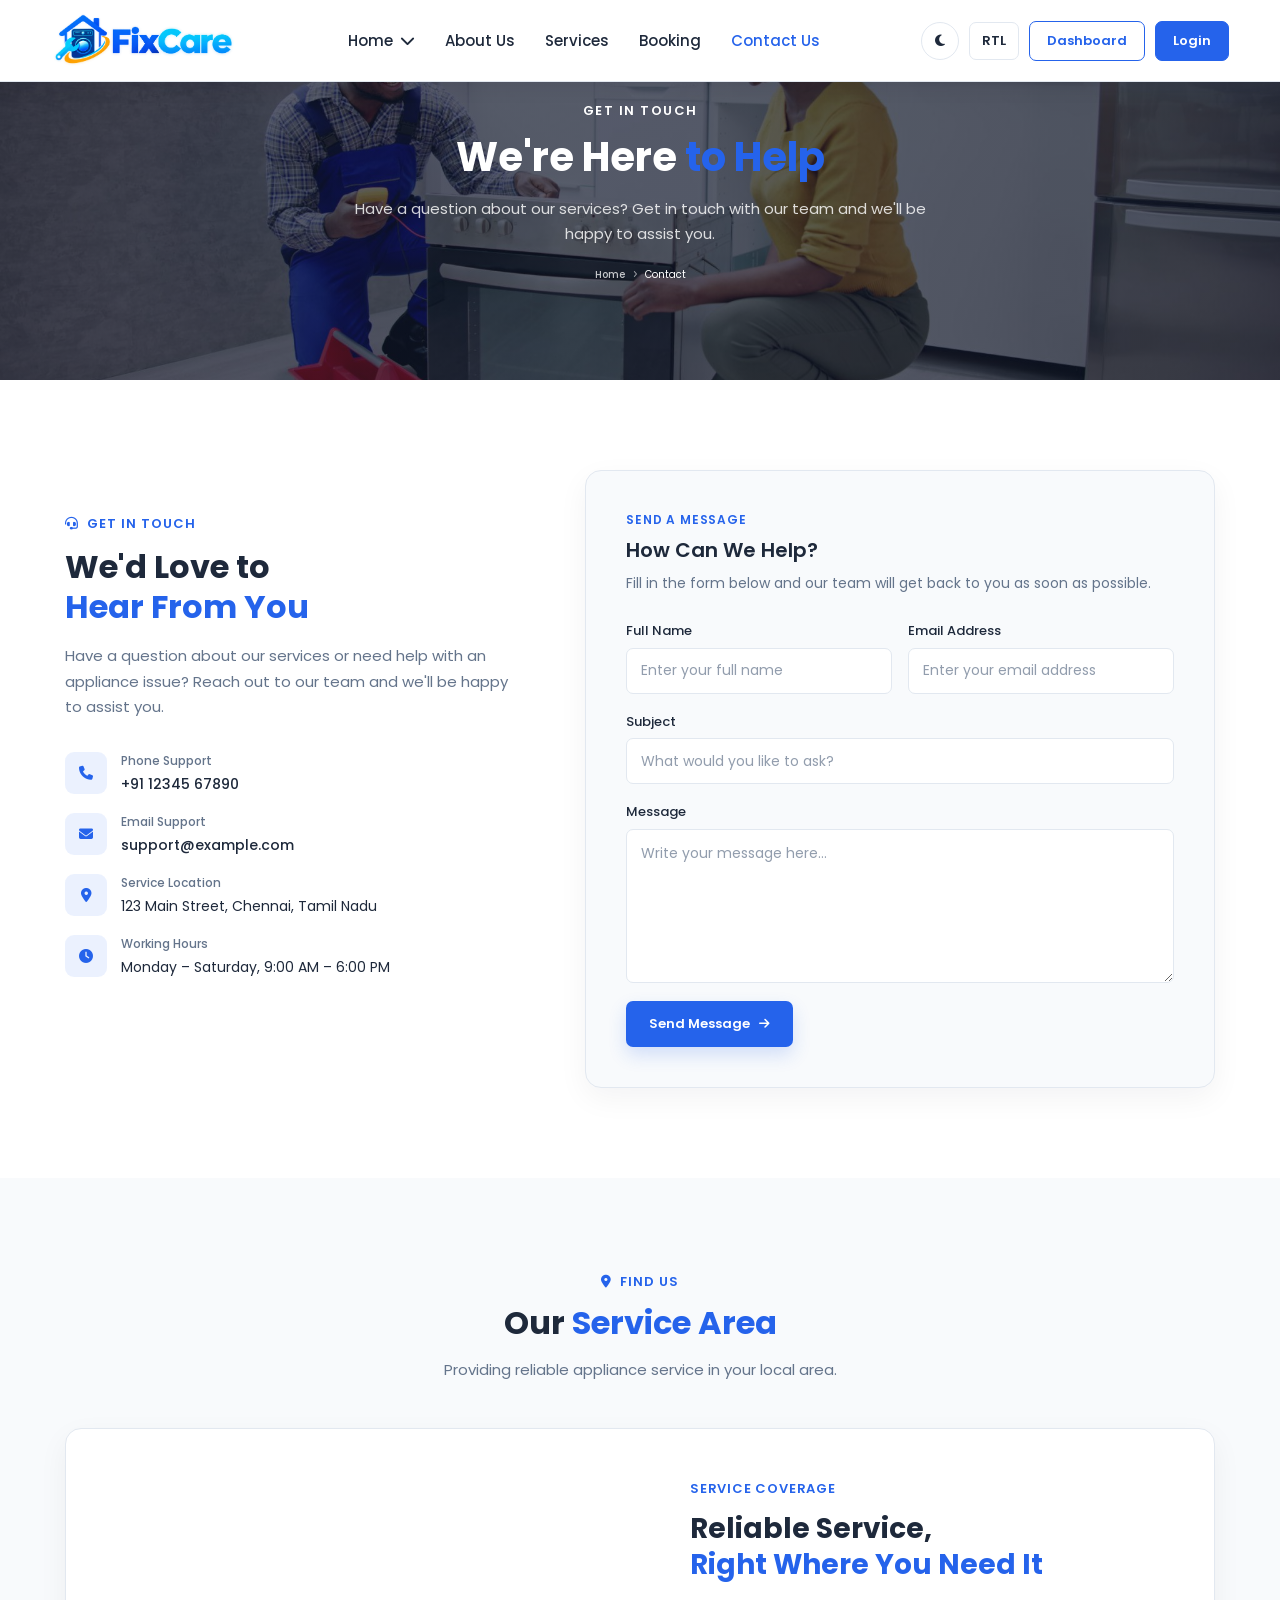
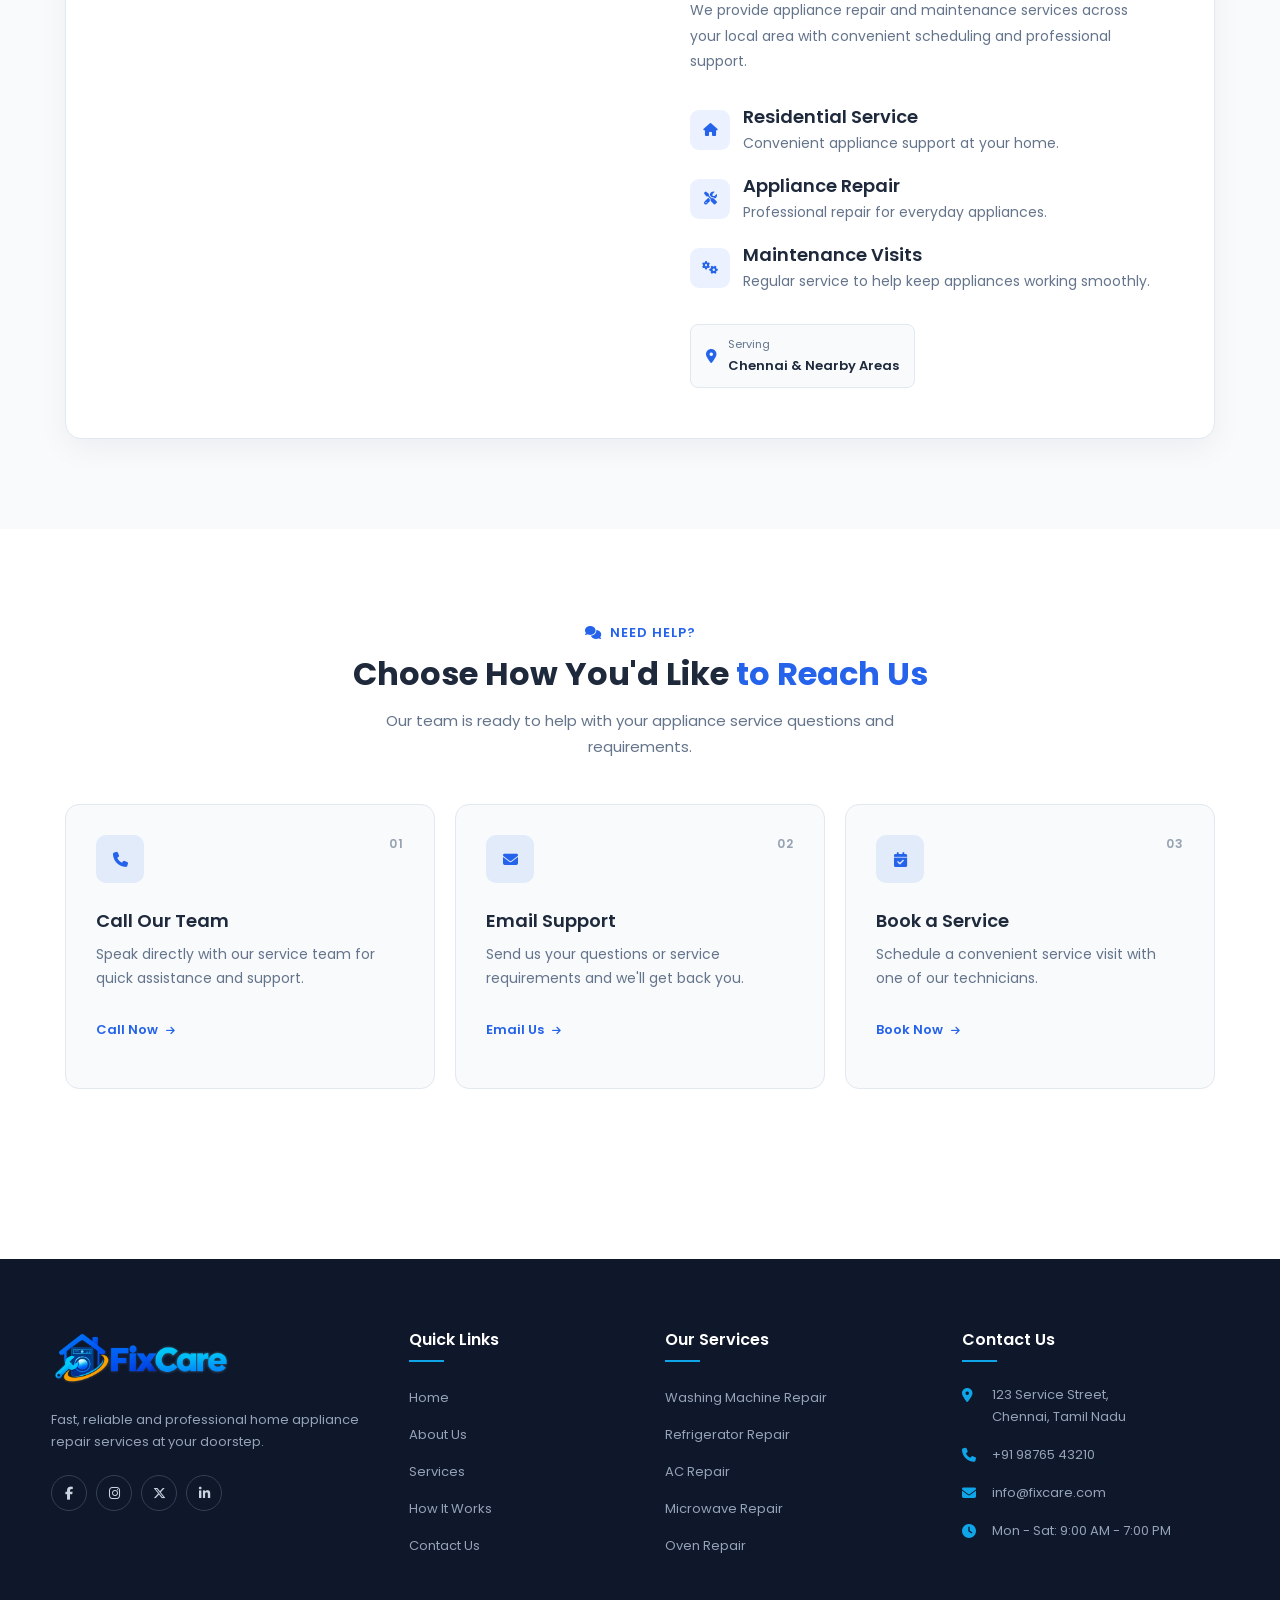
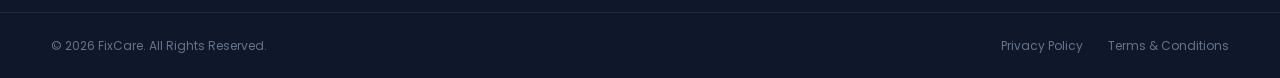
<file: contact.html>
<!DOCTYPE html>

<html lang="en">

<head>
  <meta charset="UTF-8">
  <meta name="viewport" content="width=device-width, initial-scale=1.0">
  <title>FixCare - Home Appliance Repair</title>

  <!-- Favicon -->

  <link rel="icon" type="image/png" href="images/logo.png">

  <!-- Google Fonts -->

  <link rel="preconnect" href="https://fonts.googleapis.com">
  <link rel="preconnect" href="https://fonts.gstatic.com" crossorigin>
  <link href="https://fonts.googleapis.com/css2?family=Poppins:wght@300;400;500;600;700;800&display=swap" rel="stylesheet">

  <!-- Font Awesome -->

  <link rel="stylesheet" href="https://cdnjs.cloudflare.com/ajax/libs/font-awesome/6.7.2/css/all.min.css">

  <!-- CSS -->

  <link rel="stylesheet" href="css/style.css">
  <link rel="stylesheet" href="css/responsive.css">
</head>

<body>
    <!-- ================= HEADER ================= -->
<header class="main-header">
    <div class="header-container">

        <!-- Logo -->
        <a href="index.html" class="logo">
            <img src="images/logo.png" alt="FixCare Home Appliance Repair">
        </a>

        <!-- Navigation -->
        <nav class="main-nav" id="mainNav">

            <ul class="nav-menu">

                <!-- Home Dropdown -->
                <li class="nav-item dropdown">
                    <a href="#" class="nav-link">
                        Home
                        <i class="fas fa-chevron-down"></i>
                    </a>

                    <ul class="dropdown-menu">
                        <li>
                            <a href="index.html">Home 1</a>
                        </li>
                        <li>
                            <a href="home2.html">Home 2</a>
                        </li>
                    </ul>
                </li>

                <!-- About Us -->
                <li class="nav-item">
                    <a href="about.html" class="nav-link">About Us</a>
                </li>

                <!-- Services -->
                <li class="nav-item">
                    <a href="services.html" class="nav-link">Services</a>
                </li>

                <!-- How It Works -->
                <li class="nav-item">
                    <a href="booking.html" class="nav-link">Booking</a>
                </li>

                <!-- Contact Us -->
                <li class="nav-item">
                    <a href="contact.html" class="nav-link active">Contact Us</a>
                </li>

            </ul>

            <!-- Mobile Buttons -->
             <div class="mobile-buttons">

    <!-- Dark Mode + RTL -->
    <div class="mobile-theme-rtl">

        <button type="button" id="mobileThemeToggle">
            <i class="fas fa-moon"></i>
            <span>Dark Mode</span>
        </button>

        <button type="button" id="mobileRtlToggle">
            <i class="fas fa-right-left"></i>
            <span>RTL</span>
        </button>

    </div>

    <!-- Dashboard -->
    <a href="dashboard.html" class="header-btn dashboard-btn">
        Dashboard
    </a>

    <!-- Login -->
    <a href="login.html" class="header-btn login-btn">
        Login
    </a>

</div>

        </nav>

        <!-- Right Header Actions -->
        <div class="header-actions">

            <!-- Dark Mode -->
            <button class="icon-btn theme-toggle" id="themeToggle" type="button"
                aria-label="Toggle dark mode">
                <i class="fas fa-moon"></i>
            </button>

            <!-- RTL -->
            <button class="rtl-btn" id="rtlToggle" type="button">
                RTL
            </button>

            <!-- Dashboard -->
            <a href="dashboard.html" class="header-btn dashboard-btn">
                Dashboard
            </a>

            <!-- Login -->
            <a href="login.html" class="header-btn login-btn">
                Login
            </a>

        </div>

        <!-- Mobile Hamburger -->
        <button class="menu-toggle" id="menuToggle" type="button"
            aria-label="Open navigation menu">
            <i class="fas fa-bars"></i>
        </button>

    </div>
</header>
<!-- =============== END HEADER =============== -->
<!-- ================= CONTACT PAGE BANNER ================= -->
<section class="inner-page-banner contact-banner">

    <div class="inner-page-banner-content">

        <span class="inner-page-banner-subtitle">
            Get In Touch
        </span>

        <h1>
            We're Here
            <span>to Help</span>
        </h1>

        <p>
            Have a question about our services?
            Get in touch with our team and we'll be happy to assist you.
        </p>

        <div class="inner-page-breadcrumb">

            <a href="index.html">
                Home
            </a>

            <i class="fas fa-angle-right"></i>

            <span>
                Contact
            </span>

        </div>

    </div>

</section>
<!-- =============== END CONTACT PAGE BANNER =============== -->
<!-- ================= CONTACT DETAILS + FORM ================= -->
<section class="contact-connect">

    <div class="contact-connect-container">

        <!-- ================= CONTACT INFORMATION ================= -->
        <div class="contact-connect-info">

            <span class="contact-connect-label">
                <i class="fas fa-headset"></i>
                Get In Touch
            </span>

            <h2>
                We'd Love to
                <span>Hear From You</span>
            </h2>

            <p>
                Have a question about our services or need help
                with an appliance issue? Reach out to our team
                and we'll be happy to assist you.
            </p>


            <!-- Contact Information List -->
            <div class="contact-connect-list">

                <!-- Phone -->
                <div class="contact-connect-item">

                    <div class="contact-connect-icon">
                        <i class="fas fa-phone"></i>
                    </div>

                    <div class="contact-connect-item-content">

                        <span>
                            Phone Support
                        </span>

                        <a href="tel:+911234567890">
                            +91 12345 67890
                        </a>

                    </div>

                </div>


                <!-- Email -->
                <div class="contact-connect-item">

                    <div class="contact-connect-icon">
                        <i class="fas fa-envelope"></i>
                    </div>

                    <div class="contact-connect-item-content">

                        <span>
                            Email Support
                        </span>

                        <a href="mailto:support@example.com">
                            support@example.com
                        </a>

                    </div>

                </div>


                <!-- Address -->
                <div class="contact-connect-item">

                    <div class="contact-connect-icon">
                        <i class="fas fa-location-dot"></i>
                    </div>

                    <div class="contact-connect-item-content">

                        <span>
                            Service Location
                        </span>

                        <p>
                            123 Main Street, Chennai, Tamil Nadu
                        </p>

                    </div>

                </div>


                <!-- Working Hours -->
                <div class="contact-connect-item">

                    <div class="contact-connect-icon">
                        <i class="fas fa-clock"></i>
                    </div>

                    <div class="contact-connect-item-content">

                        <span>
                            Working Hours
                        </span>

                        <p>
                            Monday – Saturday, 9:00 AM – 6:00 PM
                        </p>

                    </div>

                </div>

            </div>

        </div>


        <!-- ================= CONTACT FORM ================= -->
        <div class="contact-connect-form">

            <div class="contact-connect-form-heading">

                <span>
                    Send a Message
                </span>

                <h3>
                    How Can We Help?
                </h3>

                <p>
                    Fill in the form below and our team will
                    get back to you as soon as possible.
                </p>

            </div>


            <form action="#" method="post">


                <!-- Name + Email -->
                <div class="contact-connect-fields">

                    <div class="contact-connect-field">

                        <label for="contact-name">
                            Full Name
                        </label>

                        <input
                            type="text"
                            id="contact-name"
                            name="name"
                            placeholder="Enter your full name"
                            autocomplete="name"
                            required
                        >

                    </div>


                    <div class="contact-connect-field">

                        <label for="contact-email">
                            Email Address
                        </label>

                        <input
                            type="email"
                            id="contact-email"
                            name="email"
                            placeholder="Enter your email address"
                            autocomplete="email"
                            required
                        >

                    </div>

                </div>


                <!-- Subject -->
                <div class="contact-connect-field">

                    <label for="contact-subject">
                        Subject
                    </label>

                    <input
                        type="text"
                        id="contact-subject"
                        name="subject"
                        placeholder="What would you like to ask?"
                        required
                    >

                </div>


                <!-- Message -->
                <div class="contact-connect-field">

                    <label for="contact-message">
                        Message
                    </label>

                    <textarea
                        id="contact-message"
                        name="message"
                        rows="6"
                        placeholder="Write your message here..."
                        required
                    ></textarea>

                </div>


                <!-- Submit -->
                <button
                    type="submit"
                    class="contact-connect-button"
                >

                    Send Message

                    <i class="fas fa-arrow-right"></i>

                </button>

            </form>

        </div>

    </div>

</section>
<!-- =============== END CONTACT DETAILS + FORM =============== -->
<!-- ================= FIND US / SERVICE AREA ================= -->
<section class="contact-location">

    <div class="contact-location-container">

        <!-- Section Heading -->
        <div class="contact-location-heading">

            <span class="contact-location-label">
                <i class="fas fa-location-dot"></i>
                Find Us
            </span>

            <h2>
                Our
                <span>Service Area</span>
            </h2>

            <p>
                Providing reliable appliance service
                in your local area.
            </p>

        </div>


        <!-- Location Content -->
        <div class="contact-location-content">


            <!-- ================= GOOGLE MAP ================= -->
<div class="contact-location-map">

    <iframe
        src="https://www.google.com/maps?q=Chennai,Tamil+Nadu,India&output=embed"
        width="100%"
        height="100%"
        style="border:0;"
        allowfullscreen=""
        loading="lazy"
        referrerpolicy="no-referrer-when-downgrade">
    </iframe>

</div>


            <!-- ================= SERVICE INFORMATION ================= -->
            <div class="contact-location-info">

                <span class="contact-location-info-label">
                    Service Coverage
                </span>

                <h3>
                    Reliable Service,
                    <span>Right Where You Need It</span>
                </h3>

                <p>
                    We provide appliance repair and maintenance
                    services across your local area with convenient
                    scheduling and professional support.
                </p>


                <!-- Service Features -->
                <div class="contact-location-features">


                    <!-- Residential -->
                    <div class="contact-location-feature">

                        <div class="contact-location-feature-icon">
                            <i class="fas fa-house"></i>
                        </div>

                        <div>

                            <h4>
                                Residential Service
                            </h4>

                            <p>
                                Convenient appliance support
                                at your home.
                            </p>

                        </div>

                    </div>


                    <!-- Repair -->
                    <div class="contact-location-feature">

                        <div class="contact-location-feature-icon">
                            <i class="fas fa-screwdriver-wrench"></i>
                        </div>

                        <div>

                            <h4>
                                Appliance Repair
                            </h4>

                            <p>
                                Professional repair for
                                everyday appliances.
                            </p>

                        </div>

                    </div>


                    <!-- Maintenance -->
                    <div class="contact-location-feature">

                        <div class="contact-location-feature-icon">
                            <i class="fas fa-gears"></i>
                        </div>

                        <div>

                            <h4>
                                Maintenance Visits
                            </h4>

                            <p>
                                Regular service to help keep
                                appliances working smoothly.
                            </p>

                        </div>

                    </div>


                </div>


                <!-- Address -->
                <div class="contact-location-address">

                    <i class="fas fa-location-dot"></i>

                    <div>

                        <span>
                            Serving
                        </span>

                        <strong>
                            Chennai &amp; Nearby Areas
                        </strong>

                    </div>

                </div>

            </div>

        </div>

    </div>

</section>
<!-- =============== END FIND US / SERVICE AREA =============== -->
 <!-- ================= CONTACT OPTIONS ================= -->
<section class="contact-options">

    <div class="contact-options-container">

        <!-- Section Heading -->
        <div class="contact-options-heading">

            <span class="contact-options-label">
                <i class="fas fa-comments"></i>
                Need Help?
            </span>

            <h2>
                Choose How You'd Like
                <span>to Reach Us</span>
            </h2>

            <p>
                Our team is ready to help with your appliance
                service questions and requirements.
            </p>

        </div>


        <!-- Contact Options -->
        <div class="contact-options-grid">


            <!-- ================= CALL ================= -->
            <div class="contact-option-card">

                <div class="contact-option-top">

                    <div class="contact-option-icon">
                        <i class="fas fa-phone"></i>
                    </div>

                    <span class="contact-option-number">
                        01
                    </span>

                </div>

                <h3>
                    Call Our Team
                </h3>

                <p>
                    Speak directly with our service team
                    for quick assistance and support.
                </p>

                <a
                    href="tel:+911234567890"
                    class="contact-option-link"
                >
                    Call Now
                    <i class="fas fa-arrow-right"></i>
                </a>

            </div>


            <!-- ================= EMAIL ================= -->
            <div class="contact-option-card">

                <div class="contact-option-top">

                    <div class="contact-option-icon">
                        <i class="fas fa-envelope"></i>
                    </div>

                    <span class="contact-option-number">
                        02
                    </span>

                </div>

                <h3>
                    Email Support
                </h3>

                <p>
                    Send us your questions or service
                    requirements and we'll get back you.
                </p>

                <a
                    href="mailto:support@example.com"
                    class="contact-option-link"
                >
                    Email Us
                    <i class="fas fa-arrow-right"></i>
                </a>

            </div>


            <!-- ================= BOOK SERVICE ================= -->
            <div class="contact-option-card">

                <div class="contact-option-top">

                    <div class="contact-option-icon">
                        <i class="fas fa-calendar-check"></i>
                    </div>

                    <span class="contact-option-number">
                        03
                    </span>

                </div>

                <h3>
                    Book a Service
                </h3>

                <p>
                    Schedule a convenient service visit
                    with one of our technicians.
                </p>

                <a
                    href="booking.html"
                    class="contact-option-link"
                >
                    Book Now
                    <i class="fas fa-arrow-right"></i>
                </a>

            </div>


        </div>

    </div>

</section>
<!-- =============== END CONTACT OPTIONS =============== -->
<!-- ================= FOOTER ================= -->
<footer class="main-footer">

    <div class="footer-container">

        <!-- Footer About -->
        <div class="footer-column footer-about">

            <a href="index.html" class="footer-logo">
                <img src="images/logo.png"
                     alt="FixCare Home Appliance Repair">
            </a>

            <p>
                Fast, reliable and professional home appliance
                repair services at your doorstep.
            </p>

            <div class="footer-social">

                <a href="#" aria-label="Facebook">
                    <i class="fab fa-facebook-f"></i>
                </a>

                <a href="#" aria-label="Instagram">
                    <i class="fab fa-instagram"></i>
                </a>

                <a href="#" aria-label="Twitter">
                    <i class="fab fa-x-twitter"></i>
                </a>

                <a href="#" aria-label="LinkedIn">
                    <i class="fab fa-linkedin-in"></i>
                </a>

            </div>

        </div>


        <!-- Quick Links -->
        <div class="footer-column">

            <h3>Quick Links</h3>

            <ul class="footer-links">

                <li>
                    <a href="index.html">Home</a>
                </li>

                <li>
                    <a href="about.html">About Us</a>
                </li>

                <li>
                    <a href="services.html">Services</a>
                </li>

                <li>
                    <a href="how-it-works.html">
                        How It Works
                    </a>
                </li>

                <li>
                    <a href="contact.html">Contact Us</a>
                </li>

            </ul>

        </div>


        <!-- Our Services -->
        <div class="footer-column">

            <h3>Our Services</h3>

            <ul class="footer-links">

                <li>
                    <a href="services.html">
                        Washing Machine Repair
                    </a>
                </li>

                <li>
                    <a href="services.html">
                        Refrigerator Repair
                    </a>
                </li>

                <li>
                    <a href="services.html">
                        AC Repair
                    </a>
                </li>

                <li>
                    <a href="services.html">
                        Microwave Repair
                    </a>
                </li>

                <li>
                    <a href="services.html">
                        Oven Repair
                    </a>
                </li>

            </ul>

        </div>


        <!-- Contact -->
        <div class="footer-column footer-contact">

            <h3>Contact Us</h3>

            <ul>

                <li>
                    <i class="fas fa-location-dot"></i>

                    <span>
                        123 Service Street,<br>
                        Chennai, Tamil Nadu
                    </span>
                </li>

                <li>
                    <i class="fas fa-phone"></i>

                    <a href="tel:+919876543210">
                        +91 98765 43210
                    </a>
                </li>

                <li>
                    <i class="fas fa-envelope"></i>

                    <a href="mailto:info@fixcare.com">
                        info@fixcare.com
                    </a>
                </li>

                <li>
                    <i class="fas fa-clock"></i>

                    <span>
                        Mon - Sat: 9:00 AM - 7:00 PM
                    </span>
                </li>

            </ul>

        </div>

    </div>


    <!-- Footer Bottom -->
    <div class="footer-bottom">

        <div class="footer-bottom-container">

            <p>
                © 2026 FixCare. All Rights Reserved.
            </p>

            <div class="footer-bottom-links">

                <a href="#">Privacy Policy</a>

                <a href="#">Terms & Conditions</a>

            </div>

        </div>

    </div>

</footer>
<!-- =============== END FOOTER =============== -->


  <!-- JS -->
<!-- Scroll To Top -->
<button id="scrollTopBtn" class="scroll-top-btn" aria-label="Scroll to top">
    <i class="fa-solid fa-arrow-up"></i>
</button>
  <script src="js/script.js"></script>

</body>
</html>
</file>
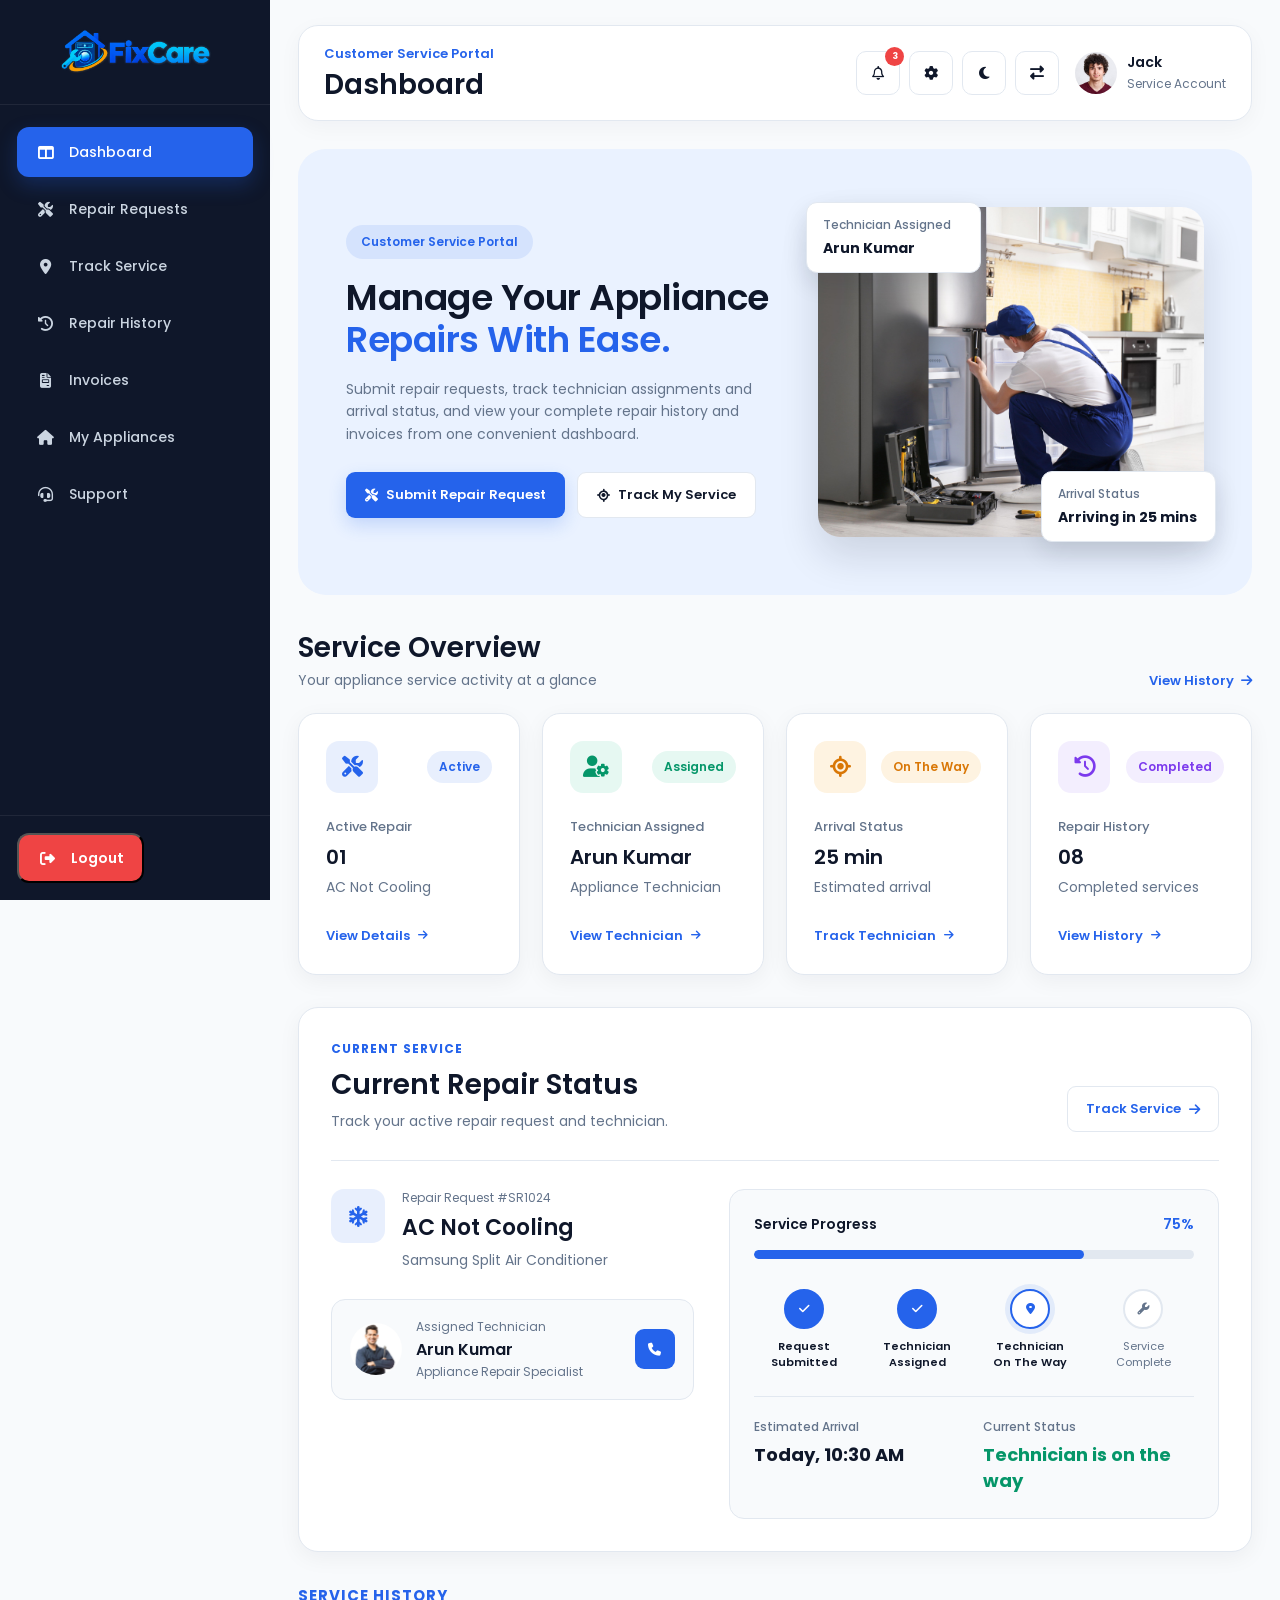
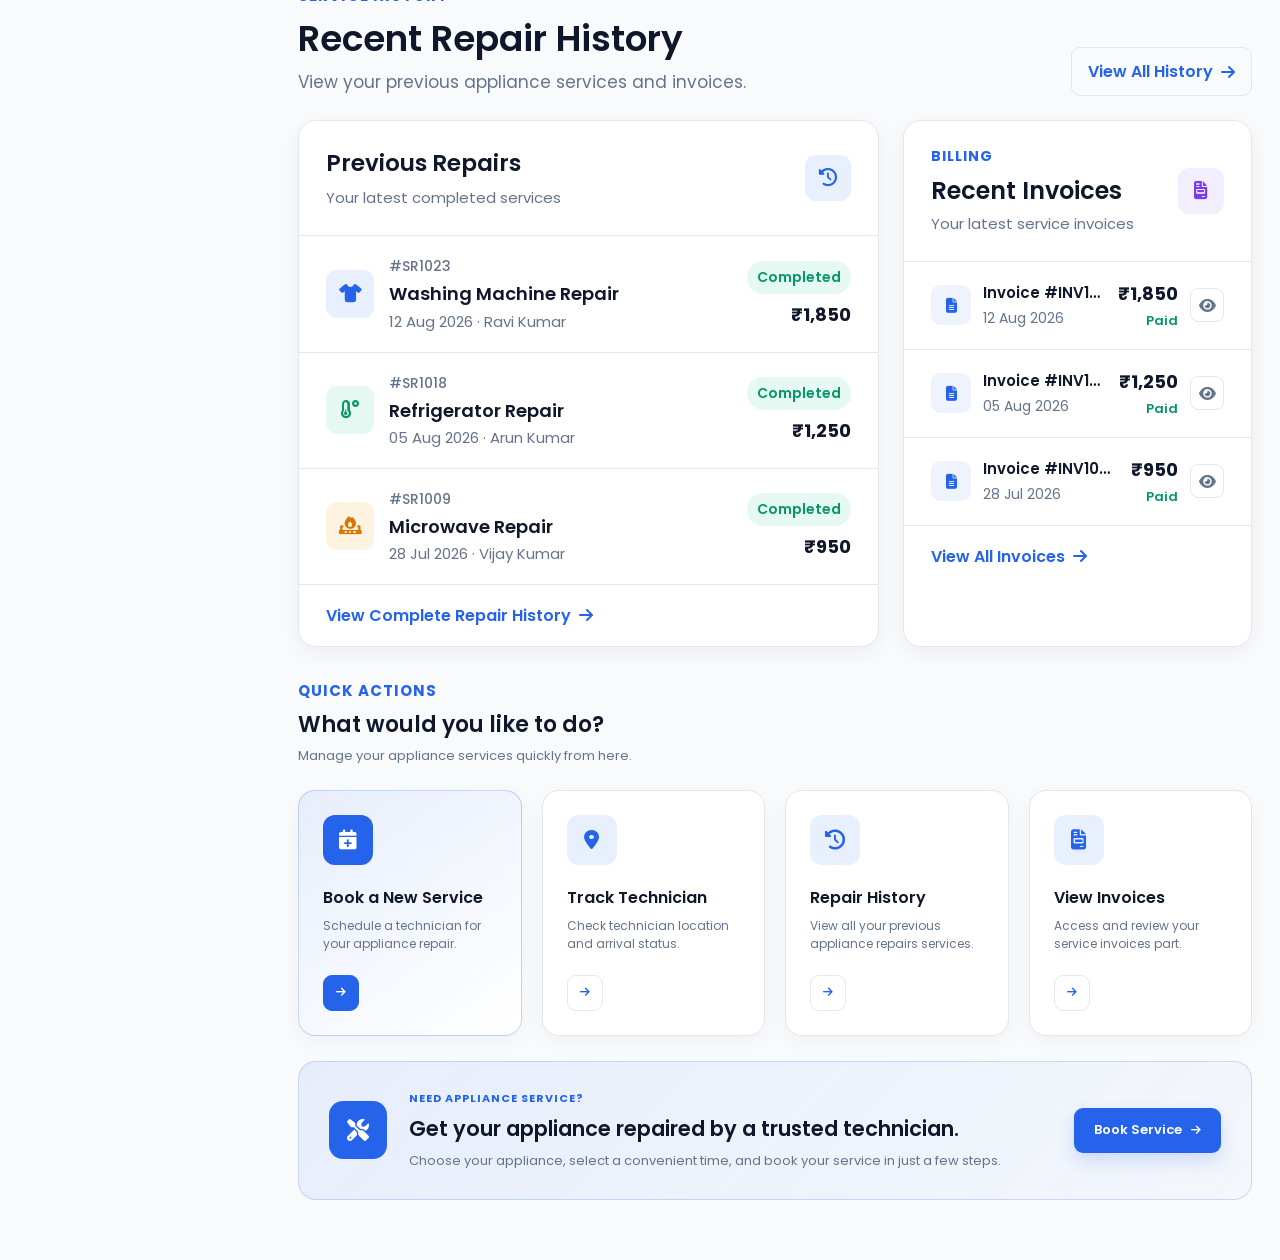
<file: dashboard.html>
<!DOCTYPE html>

<html lang="en">

<head>
  <meta charset="UTF-8">
  <meta name="viewport" content="width=device-width, initial-scale=1.0">
  <title>FixCare - Home Appliance Repair</title>

  <!-- Favicon -->

  <link rel="icon" type="image/png" href="images/logo.png">

  <!-- Google Fonts -->

  <link rel="preconnect" href="https://fonts.googleapis.com">
  <link rel="preconnect" href="https://fonts.gstatic.com" crossorigin>
  <link href="https://fonts.googleapis.com/css2?family=Poppins:wght@300;400;500;600;700;800&display=swap" rel="stylesheet">

  <!-- Font Awesome -->

  <link rel="stylesheet" href="https://cdnjs.cloudflare.com/ajax/libs/font-awesome/6.7.2/css/all.min.css">

  <!-- CSS -->

  <link rel="stylesheet" href="css/dashboard.css">
  <link rel="stylesheet" href="css/dash-res.css">
</head>

<body>
    <!-- =========================================================
     CUSTOMER DASHBOARD
     PART 1: SIDEBAR + HEADER + HERO
========================================================= -->

<div class="customer-dashboard">


    <!-- =====================================================
         MOBILE SIDEBAR OVERLAY
    ====================================================== -->

    <div
        class="customer-sidebar-overlay"
        id="customerSidebarOverlay">
    </div>


    <!-- =====================================================
         SIDEBAR
    ====================================================== -->

    <aside
        class="customer-sidebar"
        id="customerSidebar">


        <!-- Sidebar Logo -->

        <div class="customer-sidebar-logo">

            <a href="index.html">

                <img
                    src="images/logo.png"
                    alt="Appliance Service"
                >

            </a>


            <!-- Mobile Close -->

            <button
                type="button"
                class="customer-sidebar-close"
                id="customerSidebarClose"
                aria-label="Close menu">

                <i class="fa-solid fa-xmark"></i>

            </button>

        </div>


        <!-- Sidebar Navigation -->

        <nav class="customer-sidebar-nav">


            <a
                href="dashboard.html"
                class="customer-nav-link active">

                <i class="fa-solid fa-table-columns"></i>

                <span>
                    Dashboard
                </span>

            </a>


            <a
                href="repair-request.html"
                class="customer-nav-link">

                <i class="fa-solid fa-screwdriver-wrench"></i>

                <span>
                    Repair Requests
                </span>

            </a>


            


            <a
                href="track-service.html"
                class="customer-nav-link">

                <i class="fa-solid fa-location-dot"></i>

                <span>
                    Track Service
                </span>

            </a>


            <a
                href="repair-history.html"
                class="customer-nav-link">

                <i class="fa-solid fa-clock-rotate-left"></i>

                <span>
                    Repair History
                </span>

            </a>


            <a
                href="invoices.html"
                class="customer-nav-link">

                <i class="fa-solid fa-file-invoice"></i>

                <span>
                    Invoices
                </span>

            </a>


            <a
                href="my-appliances.html"
                class="customer-nav-link">

                <i class="fa-solid fa-house"></i>

                <span>
                    My Appliances
                </span>

            </a>


            <a
                href="support.html"
                class="customer-nav-link">

                <i class="fa-solid fa-headset"></i>

                <span>
                    Support
                </span>

            </a>

        </nav>


        <!-- Sidebar Bottom -->

<div class="customer-sidebar-bottom">

    <button
        type="button"
        class="customer-logout"
        id="logoutBtn">

        <i class="fa-solid fa-right-from-bracket"></i>

        <span>
            Logout
        </span>

    </button>

</div>

    </aside>


    <!-- =====================================================
         MAIN DASHBOARD
    ====================================================== -->

    <main class="customer-dashboard-main">


        <!-- =================================================
             TOP HEADER
        ================================================== -->

        <header class="customer-dashboard-header">


            <!-- Hamburger -->

            <button
                type="button"
                class="customer-menu-toggle"
                id="customerMenuToggle"
                aria-label="Open menu"
                aria-expanded="false">

                <i class="fa-solid fa-bars"></i>

            </button>


            <!-- Header Title -->

            <div class="customer-header-title">

                <span>
                    Customer Service Portal
                </span>

                <h1>
                    Dashboard
                </h1>

            </div>


            <!-- Header Actions -->

            <div class="customer-header-actions">


                <!-- Notification -->

                <button
                    type="button"
                    class="customer-header-btn customer-notification-btn"
                    aria-label="Notifications">

                    <i class="fa-regular fa-bell"></i>

                    <span class="customer-notification-count">
                        3
                    </span>

                </button>


                <!-- Settings -->

                <a
                    href="settings.html"
                    class="customer-header-btn"
                    aria-label="Settings">

                    <i class="fa-solid fa-gear"></i>

                </a>


                <!-- Dark Mode -->

                <button
                    type="button"
                    class="customer-header-btn theme-toggle"
                    id="themeToggle"
                    aria-label="Toggle dark mode">

                    <i class="fa-solid fa-moon"></i>

                </button>


                <!-- RTL -->

                <button
                    type="button"
                    class="customer-header-btn rtl-toggle"
                    id="rtlToggle"
                    aria-label="Toggle RTL">

                    <i class="fa-solid fa-right-left"></i>

                </button>


                <!-- Customer Profile -->

                <a
                    href="profile.html"
                    class="customer-profile">


                    <div class="customer-profile-image">

                        <img
                            src="images/profile.jpg"
                            alt="Customer">

                    </div>


                    <div class="customer-profile-info">

                        <strong>
                            Jack
                        </strong>

                        <span>
                            Service Account
                        </span>

                    </div>

                </a>

            </div>

        </header>


        <!-- =================================================
             HERO / WELCOME SECTION
        ================================================== -->

        <section class="customer-dashboard-hero">


            <!-- Hero Content -->

            <div class="customer-hero-content">


                <span class="customer-hero-label">
                    Customer Service Portal
                </span>


                <h2>
                    Manage Your Appliance
                    <span>Repairs With Ease.</span>
                </h2>


                <p>
                    Submit repair requests, track technician
                    assignments and arrival status, and view
                    your complete repair history and invoices
                    from one convenient dashboard.
                </p>


                <!-- Hero Actions -->

                <div class="customer-hero-actions">


                    <a
                        href="repair-request.html"
                        class="customer-hero-primary">

                        <i class="fa-solid fa-screwdriver-wrench"></i>

                        Submit Repair Request

                    </a>


                    <a
                        href="track-service.html"
                        class="customer-hero-secondary">

                        <i class="fa-solid fa-location-crosshairs"></i>

                        Track My Service

                    </a>

                </div>

            </div>


            <!-- Hero Visual -->

            <div class="customer-hero-visual">


                <div class="customer-hero-image">

                    <img
                        src="images/dashboard-appliances.jpg"
                        alt="Appliance repair service">

                </div>


                <!-- Technician Card -->

                <div
                    class="customer-hero-status customer-status-top">

                    <span>
                        Technician Assigned
                    </span>

                    <strong>
                        Arun Kumar
                    </strong>

                </div>


                <!-- Arrival Card -->

                <div
                    class="customer-hero-status customer-status-bottom">

                    <span>
                        Arrival Status
                    </span>

                    <strong>
                        Arriving in 25 mins
                    </strong>

                </div>

            </div>

        </section>


        <!-- =================================================
             SERVICE OVERVIEW HEADING
        ================================================== -->

        <div class="customer-overview-heading">

            <div>

                <h2>
                    Service Overview
                </h2>

                <p>
                    Your appliance service activity at a glance
                </p>

            </div>


            <a
                href="repair-history.html"
                class="customer-view-link">

                View History

                <i class="fa-solid fa-arrow-right"></i>

            </a>

        </div>


        <!-- =========================================================
     SERVICE OVERVIEW
     PART 4 - PART 1: HTML
========================================================= -->


<section class="customer-service-overview">


    <!-- =====================================================
         OVERVIEW CARDS
    ====================================================== -->

    <div class="customer-service-cards">


        <!-- =================================================
             ACTIVE REPAIR
        ================================================== -->

        <div class="customer-service-card">

            <div class="customer-service-card-top">

                <div class="customer-service-card-icon repair-icon">

                    <i class="fa-solid fa-screwdriver-wrench"></i>

                </div>

                <span class="customer-service-card-status active">
                    Active
                </span>

            </div>


            <div class="customer-service-card-content">

                <span>
                    Active Repair
                </span>

                <h3>
                    01
                </h3>

                <p>
                    AC Not Cooling
                </p>

            </div>


            <a
                href="track-service.html"
                class="customer-service-card-link">

                View Details

                <i class="fa-solid fa-arrow-right"></i>

            </a>

        </div>


        <!-- =================================================
             TECHNICIAN ASSIGNED
        ================================================== -->

        <div class="customer-service-card">

            <div class="customer-service-card-top">

                <div class="customer-service-card-icon technician-icon">

                    <i class="fa-solid fa-user-gear"></i>

                </div>

                <span class="customer-service-card-status assigned">
                    Assigned
                </span>

            </div>


            <div class="customer-service-card-content">

                <span>
                    Technician Assigned
                </span>

                <h3>
                    Arun Kumar
                </h3>

                <p>
                    Appliance Technician
                </p>

            </div>


            <a
                href="track-service.html"
                class="customer-service-card-link">

                View Technician

                <i class="fa-solid fa-arrow-right"></i>

            </a>

        </div>


        <!-- =================================================
             ARRIVAL STATUS
        ================================================== -->

        <div class="customer-service-card">

            <div class="customer-service-card-top">

                <div class="customer-service-card-icon arrival-icon">

                    <i class="fa-solid fa-location-crosshairs"></i>

                </div>

                <span class="customer-service-card-status on-way">
                    On The Way
                </span>

            </div>


            <div class="customer-service-card-content">

                <span>
                    Arrival Status
                </span>

                <h3>
                    25 min
                </h3>

                <p>
                    Estimated arrival
                </p>

            </div>


            <a
                href="track-service.html"
                class="customer-service-card-link">

                Track Technician

                <i class="fa-solid fa-arrow-right"></i>

            </a>

        </div>


        <!-- =================================================
             REPAIR HISTORY
        ================================================== -->

        <div class="customer-service-card">

            <div class="customer-service-card-top">

                <div class="customer-service-card-icon history-icon">

                    <i class="fa-solid fa-clock-rotate-left"></i>

                </div>

                <span class="customer-service-card-status completed">
                    Completed
                </span>

            </div>


            <div class="customer-service-card-content">

                <span>
                    Repair History
                </span>

                <h3>
                    08
                </h3>

                <p>
                    Completed services
                </p>

            </div>


            <a
                href="repair-history.html"
                class="customer-service-card-link">

                View History

                <i class="fa-solid fa-arrow-right"></i>

            </a>

        </div>


    </div>



    <!-- =====================================================
         CURRENT REPAIR STATUS
    ====================================================== -->

    <div class="customer-current-repair">


        <!-- Section Header -->

        <div class="customer-current-repair-header">

            <div>

                <span class="customer-section-label">
                    CURRENT SERVICE
                </span>

                <h2>
                    Current Repair Status
                </h2>

                <p>
                    Track your active repair request and technician.
                </p>

            </div>


            <a
                href="track-service.html"
                class="customer-track-link">

                Track Service

                <i class="fa-solid fa-arrow-right"></i>

            </a>

        </div>


        <!-- =================================================
             REPAIR INFORMATION
        ================================================== -->

        <div class="customer-current-repair-content">


            <!-- Repair Details -->

            <div class="customer-repair-details">


                <div class="customer-repair-title">

                    <div class="customer-repair-icon">

                        <i class="fa-solid fa-snowflake"></i>

                    </div>


                    <div>

                        <span>
                            Repair Request #SR1024
                        </span>

                        <h3>
                            AC Not Cooling
                        </h3>

                        <p>
                            Samsung Split Air Conditioner
                        </p>

                    </div>

                </div>


                <!-- Technician -->

                <div class="customer-technician-info">

                    <div class="customer-technician-image">

                        <img
                            src="images/technician.jpg"
                            alt="Assigned technician">

                    </div>


                    <div class="customer-technician-content">

                        <span>
                            Assigned Technician
                        </span>

                        <strong>
                            Arun Kumar
                        </strong>

                        <small>
                            Appliance Repair Specialist
                        </small>

                    </div>


                    <a
                        href="track-service.html"
                        class="customer-call-technician"
                        aria-label="Contact technician">

                        <i class="fa-solid fa-phone"></i>

                    </a>

                </div>


            </div>



            <!-- =================================================
                 SERVICE PROGRESS
            ================================================== -->

            <div class="customer-service-progress">


                <div class="customer-progress-heading">

                    <span>
                        Service Progress
                    </span>

                    <strong>
                        75%
                    </strong>

                </div>


                <div class="customer-progress-bar">

                    <span
                        class="customer-progress-fill">
                    </span>

                </div>


                <!-- Progress Steps -->

                <div class="customer-progress-steps">


                    <!-- Step 1 -->

                    <div class="customer-progress-step completed">

                        <div class="customer-step-icon">

                            <i class="fa-solid fa-check"></i>

                        </div>

                        <span>
                            Request<br>
                            Submitted
                        </span>

                    </div>


                    <!-- Step 2 -->

                    <div class="customer-progress-step completed">

                        <div class="customer-step-icon">

                            <i class="fa-solid fa-check"></i>

                        </div>

                        <span>
                            Technician<br>
                            Assigned
                        </span>

                    </div>


                    <!-- Step 3 -->

                    <div class="customer-progress-step active">

                        <div class="customer-step-icon">

                            <i class="fa-solid fa-location-dot"></i>

                        </div>

                        <span>
                            Technician<br>
                            On The Way
                        </span>

                    </div>


                    <!-- Step 4 -->

                    <div class="customer-progress-step">

                        <div class="customer-step-icon">

                            <i class="fa-solid fa-wrench"></i>

                        </div>

                        <span>
                            Service<br>
                            Complete
                        </span>

                    </div>


                </div>


                <!-- Arrival Information -->

                <div class="customer-arrival-info">

                    <div>

                        <span>
                            Estimated Arrival
                        </span>

                        <strong>
                            Today, 10:30 AM
                        </strong>

                    </div>


                    <div>

                        <span>
                            Current Status
                        </span>

                        <strong class="arrival-highlight">
                            Technician is on the way
                        </strong>

                    </div>

                </div>

            </div>

        </div>

    </div>

</section>
<!-- =========================================================
     RECENT REPAIR HISTORY + INVOICES
     PART 5 - PART 1: HTML
========================================================= -->

<section class="customer-history-section">


    <!-- =====================================================
         SECTION HEADER
    ====================================================== -->

    <div class="customer-history-header">

        <div>

            <span class="customer-section-label">
                SERVICE HISTORY
            </span>

            <h2>
                Recent Repair History
            </h2>

            <p>
                View your previous appliance services and invoices.
            </p>

        </div>


        <a
            href="repair-history.html"
            class="customer-history-view-all">

            View All History

            <i class="fa-solid fa-arrow-right"></i>

        </a>

    </div>



    <!-- =====================================================
         HISTORY + INVOICE GRID
    ====================================================== -->

    <div class="customer-history-grid">


        <!-- =================================================
             REPAIR HISTORY
        ================================================== -->

        <div class="customer-history-card">


            <div class="customer-history-card-header">

                <div>

                    <h3>
                        Previous Repairs
                    </h3>

                    <span>
                        Your latest completed services
                    </span>

                </div>


                <div class="customer-history-icon">

                    <i class="fa-solid fa-clock-rotate-left"></i>

                </div>

            </div>



            <!-- =================================================
                 REPAIR ITEM 1
            ================================================== -->

            <div class="customer-repair-history-item">


                <div class="customer-repair-history-icon washing-icon">

                    <i class="fa-solid fa-shirt"></i>

                </div>


                <div class="customer-repair-history-info">

                    <span>
                        #SR1023
                    </span>

                    <h4>
                        Washing Machine Repair
                    </h4>

                    <p>
                        12 Aug 2026 · Ravi Kumar
                    </p>

                </div>


                <div class="customer-repair-history-right">

                    <span class="customer-history-status completed">
                        Completed
                    </span>

                    <strong>
                        ₹1,850
                    </strong>

                </div>

            </div>



            <!-- =================================================
                 REPAIR ITEM 2
            ================================================== -->

            <div class="customer-repair-history-item">


                <div class="customer-repair-history-icon refrigerator-icon">

                    <i class="fa-solid fa-temperature-low"></i>

                </div>


                <div class="customer-repair-history-info">

                    <span>
                        #SR1018
                    </span>

                    <h4>
                        Refrigerator Repair
                    </h4>

                    <p>
                        05 Aug 2026 · Arun Kumar
                    </p>

                </div>


                <div class="customer-repair-history-right">

                    <span class="customer-history-status completed">
                        Completed
                    </span>

                    <strong>
                        ₹1,250
                    </strong>

                </div>

            </div>



            <!-- =================================================
                 REPAIR ITEM 3
            ================================================== -->

            <div class="customer-repair-history-item">


                <div class="customer-repair-history-icon microwave-icon">

                    <i class="fa-solid fa-fire-burner"></i>

                </div>


                <div class="customer-repair-history-info">

                    <span>
                        #SR1009
                    </span>

                    <h4>
                        Microwave Repair
                    </h4>

                    <p>
                        28 Jul 2026 · Vijay Kumar
                    </p>

                </div>


                <div class="customer-repair-history-right">

                    <span class="customer-history-status completed">
                        Completed
                    </span>

                    <strong>
                        ₹950
                    </strong>

                </div>

            </div>



            <!-- =================================================
                 HISTORY FOOTER
            ================================================== -->

            <div class="customer-history-card-footer">

                <a
                    href="repair-history.html">

                    View Complete Repair History

                    <i class="fa-solid fa-arrow-right"></i>

                </a>

            </div>


        </div>



        <!-- =================================================
             INVOICES
        ================================================== -->

        <div class="customer-invoice-card">


            <div class="customer-invoice-header">

                <div>

                    <span class="customer-section-label">
                        BILLING
                    </span>

                    <h3>
                        Recent Invoices
                    </h3>

                    <p>
                        Your latest service invoices
                    </p>

                </div>


                <div class="customer-invoice-icon">

                    <i class="fa-solid fa-file-invoice"></i>

                </div>

            </div>



            <!-- =================================================
                 INVOICE 1
            ================================================== -->

            <div class="customer-invoice-item">

                <div class="customer-invoice-item-icon">

                    <i class="fa-solid fa-file-lines"></i>

                </div>


                <div class="customer-invoice-info">

                    <span>
                        Invoice #INV1023
                    </span>

                    <p>
                        12 Aug 2026
                    </p>

                </div>


                <div class="customer-invoice-amount">

                    <strong>
                        ₹1,850
                    </strong>

                    <span class="paid">
                        Paid
                    </span>

                </div>


                <a
                    href="#"
                    class="customer-invoice-action"
                    aria-label="View invoice">

                    <i class="fa-solid fa-eye"></i>

                </a>

            </div>



            <!-- =================================================
                 INVOICE 2
            ================================================== -->

            <div class="customer-invoice-item">

                <div class="customer-invoice-item-icon">

                    <i class="fa-solid fa-file-lines"></i>

                </div>


                <div class="customer-invoice-info">

                    <span>
                        Invoice #INV1018
                    </span>

                    <p>
                        05 Aug 2026
                    </p>

                </div>


                <div class="customer-invoice-amount">

                    <strong>
                        ₹1,250
                    </strong>

                    <span class="paid">
                        Paid
                    </span>

                </div>


                <a
                    href="#"
                    class="customer-invoice-action"
                    aria-label="View invoice">

                    <i class="fa-solid fa-eye"></i>

                </a>

            </div>



            <!-- =================================================
                 INVOICE 3
            ================================================== -->

            <div class="customer-invoice-item">

                <div class="customer-invoice-item-icon">

                    <i class="fa-solid fa-file-lines"></i>

                </div>


                <div class="customer-invoice-info">

                    <span>
                        Invoice #INV1009
                    </span>

                    <p>
                        28 Jul 2026
                    </p>

                </div>


                <div class="customer-invoice-amount">

                    <strong>
                        ₹950
                    </strong>

                    <span class="paid">
                        Paid
                    </span>

                </div>


                <a
                    href="#"
                    class="customer-invoice-action"
                    aria-label="View invoice">

                    <i class="fa-solid fa-eye"></i>

                </a>

            </div>



            <!-- =================================================
                 INVOICE FOOTER
            ================================================== -->

            <div class="customer-invoice-footer">

                <a href="invoices.html">

                    View All Invoices

                    <i class="fa-solid fa-arrow-right"></i>

                </a>

            </div>


        </div>


    </div>

</section>
<!-- =========================================================
     QUICK ACTIONS / BOOK NEW SERVICE
     PART 6 - PART 1: HTML
========================================================= -->

<section class="customer-quick-actions">


    <!-- =====================================================
         SECTION HEADER
    ====================================================== -->

    <div class="customer-quick-actions-header">

        <div>

            <span class="customer-section-label">
                QUICK ACTIONS
            </span>

            <h2>
                What would you like to do?
            </h2>

            <p>
                Manage your appliance services quickly from here.
            </p>

        </div>

    </div>



    <!-- =====================================================
         QUICK ACTIONS GRID
    ====================================================== -->

    <div class="customer-quick-actions-grid">


        <!-- =================================================
             BOOK NEW SERVICE
        ================================================== -->

        <a
            href="booking.html"
            class="customer-quick-action-card customer-quick-action-primary">

            <div class="customer-quick-action-icon">

                <i class="fa-solid fa-calendar-plus"></i>

            </div>


            <div class="customer-quick-action-content">

                <h3>
                    Book a New Service
                </h3>

                <p>
                    Schedule a technician for your appliance repair.
                </p>

            </div>


            <div class="customer-quick-action-arrow">

                <i class="fa-solid fa-arrow-right"></i>

            </div>

        </a>



        <!-- =================================================
             TRACK TECHNICIAN
        ================================================== -->

        <a
            href="track-service.html"
            class="customer-quick-action-card">

            <div class="customer-quick-action-icon">

                <i class="fa-solid fa-location-dot"></i>

            </div>


            <div class="customer-quick-action-content">

                <h3>
                    Track Technician
                </h3>

                <p>
                    Check technician location and arrival status.
                </p>

            </div>


            <div class="customer-quick-action-arrow">

                <i class="fa-solid fa-arrow-right"></i>

            </div>

        </a>



        <!-- =================================================
             REPAIR HISTORY
        ================================================== -->

        <a
            href="repair-history.html"
            class="customer-quick-action-card">

            <div class="customer-quick-action-icon">

                <i class="fa-solid fa-clock-rotate-left"></i>

            </div>


            <div class="customer-quick-action-content">

                <h3>
                    Repair History
                </h3>

                <p>
                    View all your previous appliance repairs services.
                </p>

            </div>


            <div class="customer-quick-action-arrow">

                <i class="fa-solid fa-arrow-right"></i>

            </div>

        </a>



        <!-- =================================================
             INVOICES
        ================================================== -->

        <a
            href="invoices.html"
            class="customer-quick-action-card">

            <div class="customer-quick-action-icon">

                <i class="fa-solid fa-file-invoice"></i>

            </div>


            <div class="customer-quick-action-content">

                <h3>
                    View Invoices
                </h3>

                <p>
                    Access and review your service invoices part.
                </p>

            </div>


            <div class="customer-quick-action-arrow">

                <i class="fa-solid fa-arrow-right"></i>

            </div>

        </a>


    </div>



    <!-- =====================================================
         BOOKING CTA
    ====================================================== -->

    <div class="customer-booking-cta">


        <div class="customer-booking-cta-icon">

            <i class="fa-solid fa-screwdriver-wrench"></i>

        </div>


        <div class="customer-booking-cta-content">

            <span>
                NEED APPLIANCE SERVICE?
            </span>

            <h3>
                Get your appliance repaired by a trusted technician.
            </h3>

            <p>
                Choose your appliance, select a convenient time,
                and book your service in just a few steps.
            </p>

        </div>


        <a
            href="booking.html"
            class="customer-booking-cta-button">

            Book Service

            <i class="fa-solid fa-arrow-right"></i>

        </a>


    </div>

</section>

    </main>

</div>
 <!-- JS -->
  <!-- =========================================================
     LOGOUT CONFIRMATION POPUP
========================================================= -->

<div class="logout-modal-overlay" id="logoutModal">

    <div class="logout-modal">

        <!-- Icon -->
        <div class="logout-modal-icon">
            <i class="fa-solid fa-right-from-bracket"></i>
        </div>

        <!-- Message -->
        <h2>
            Are you sure you want to<br>
            logout?
        </h2>

        <!-- Buttons -->
        <div class="logout-modal-actions">

            <button
                type="button"
                class="logout-confirm-btn"
                id="logoutConfirm">
                Yes
            </button>

            <button
                type="button"
                class="logout-cancel-btn"
                id="logoutCancel">
                No
            </button>

        </div>

    </div>

</div>

  <script src="js/dash.js"></script>

</body>
</html>
</file>
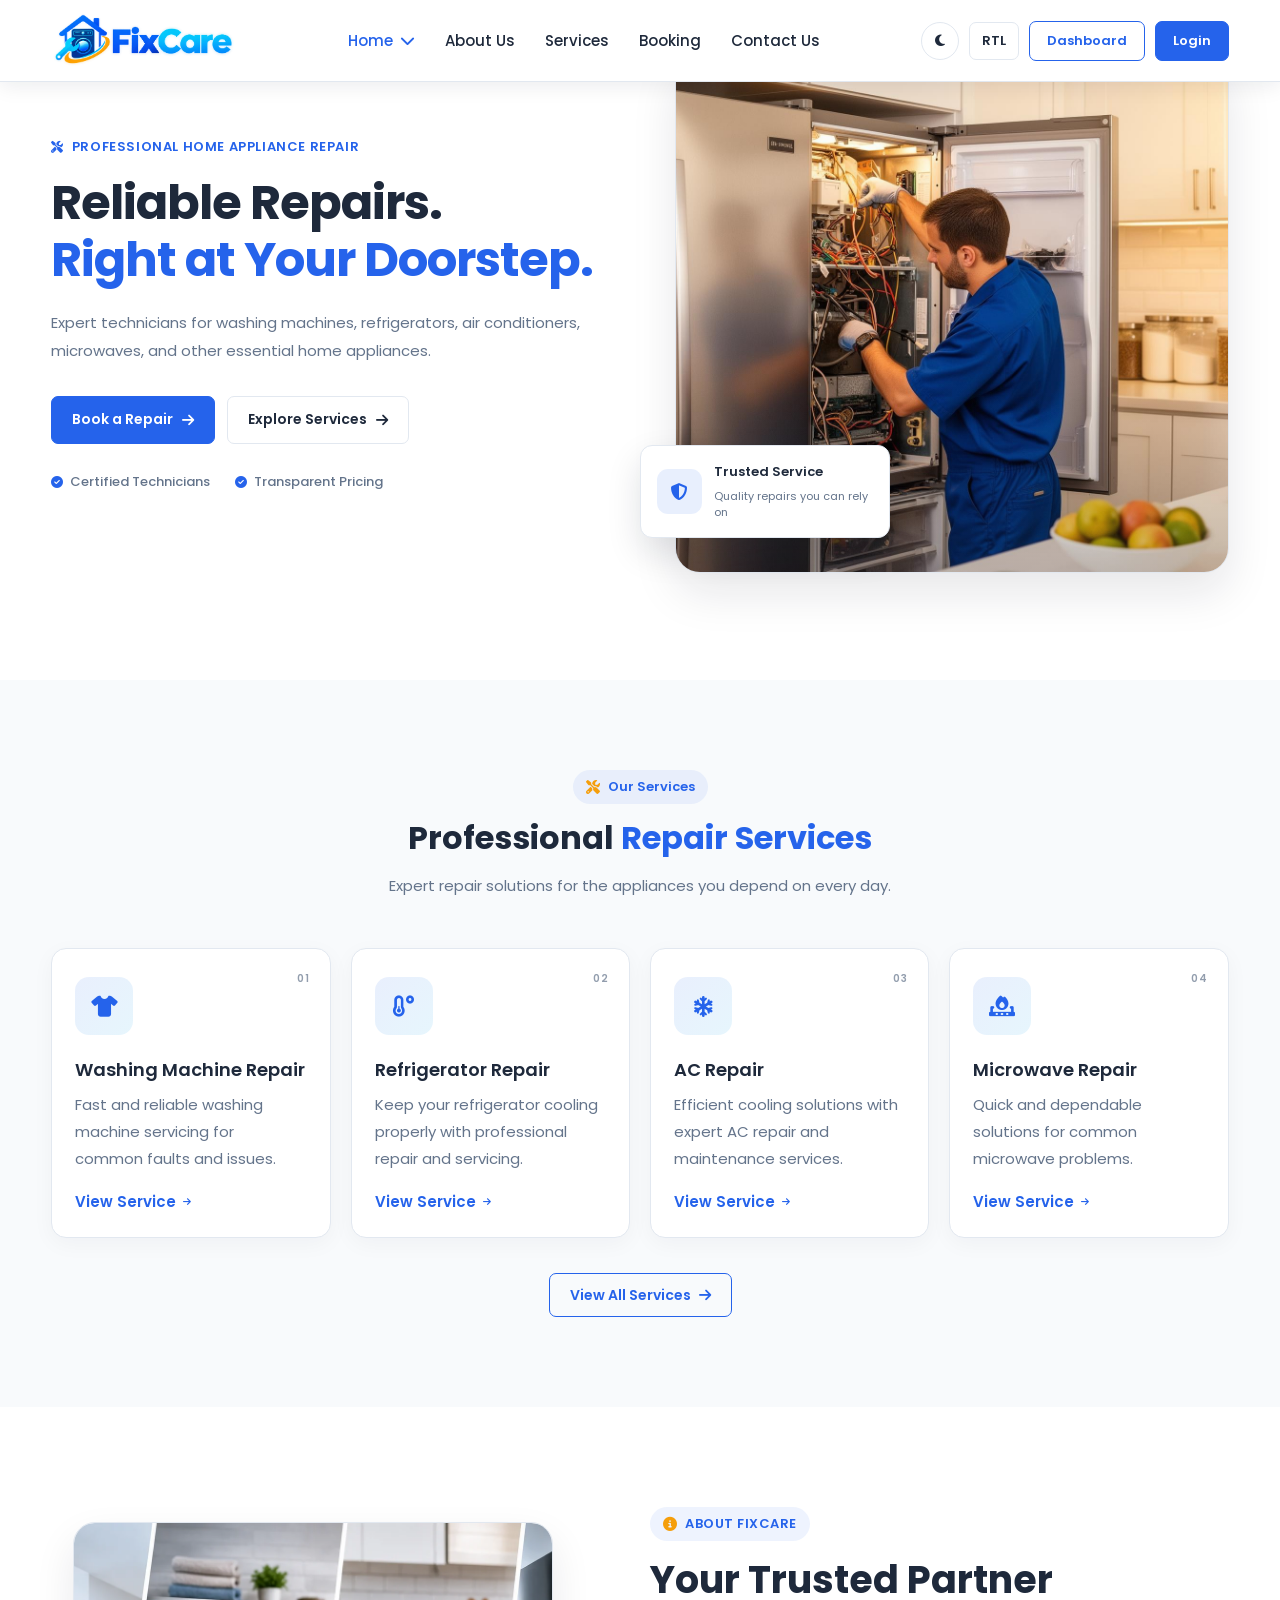
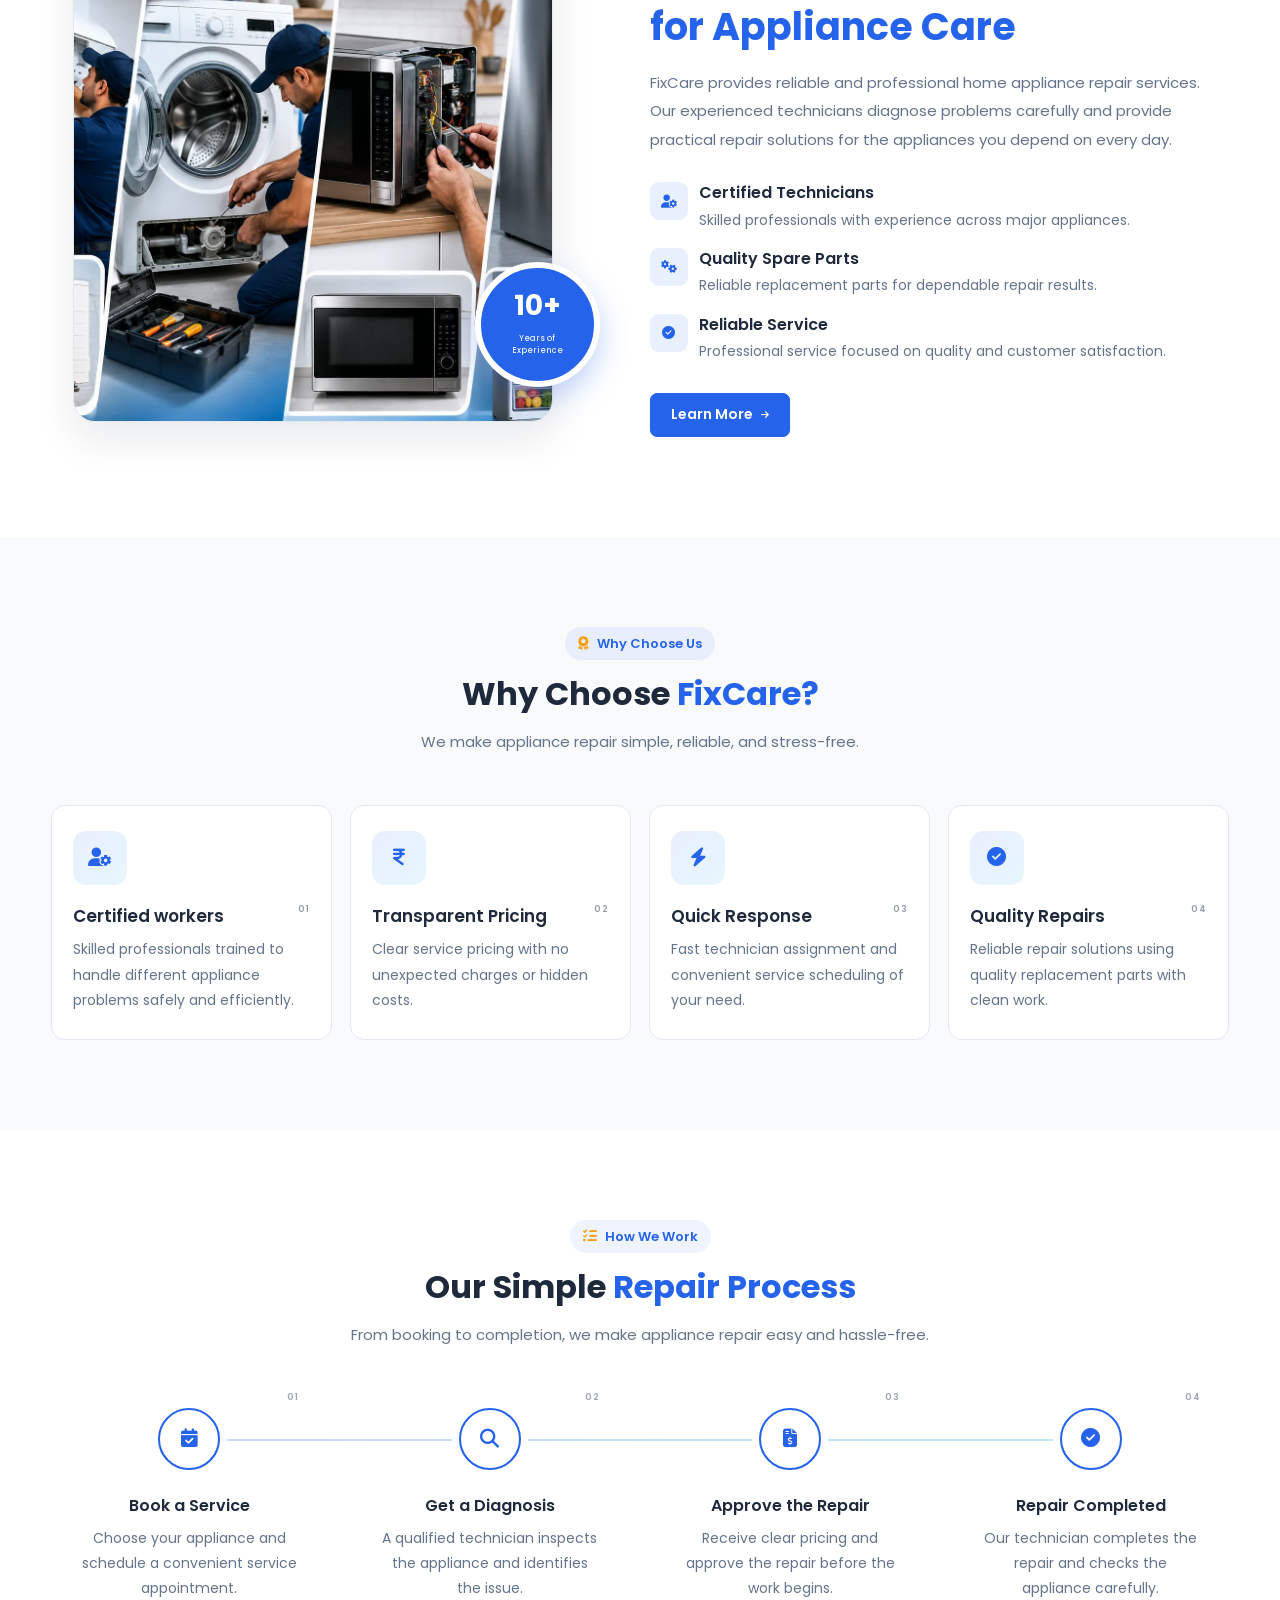
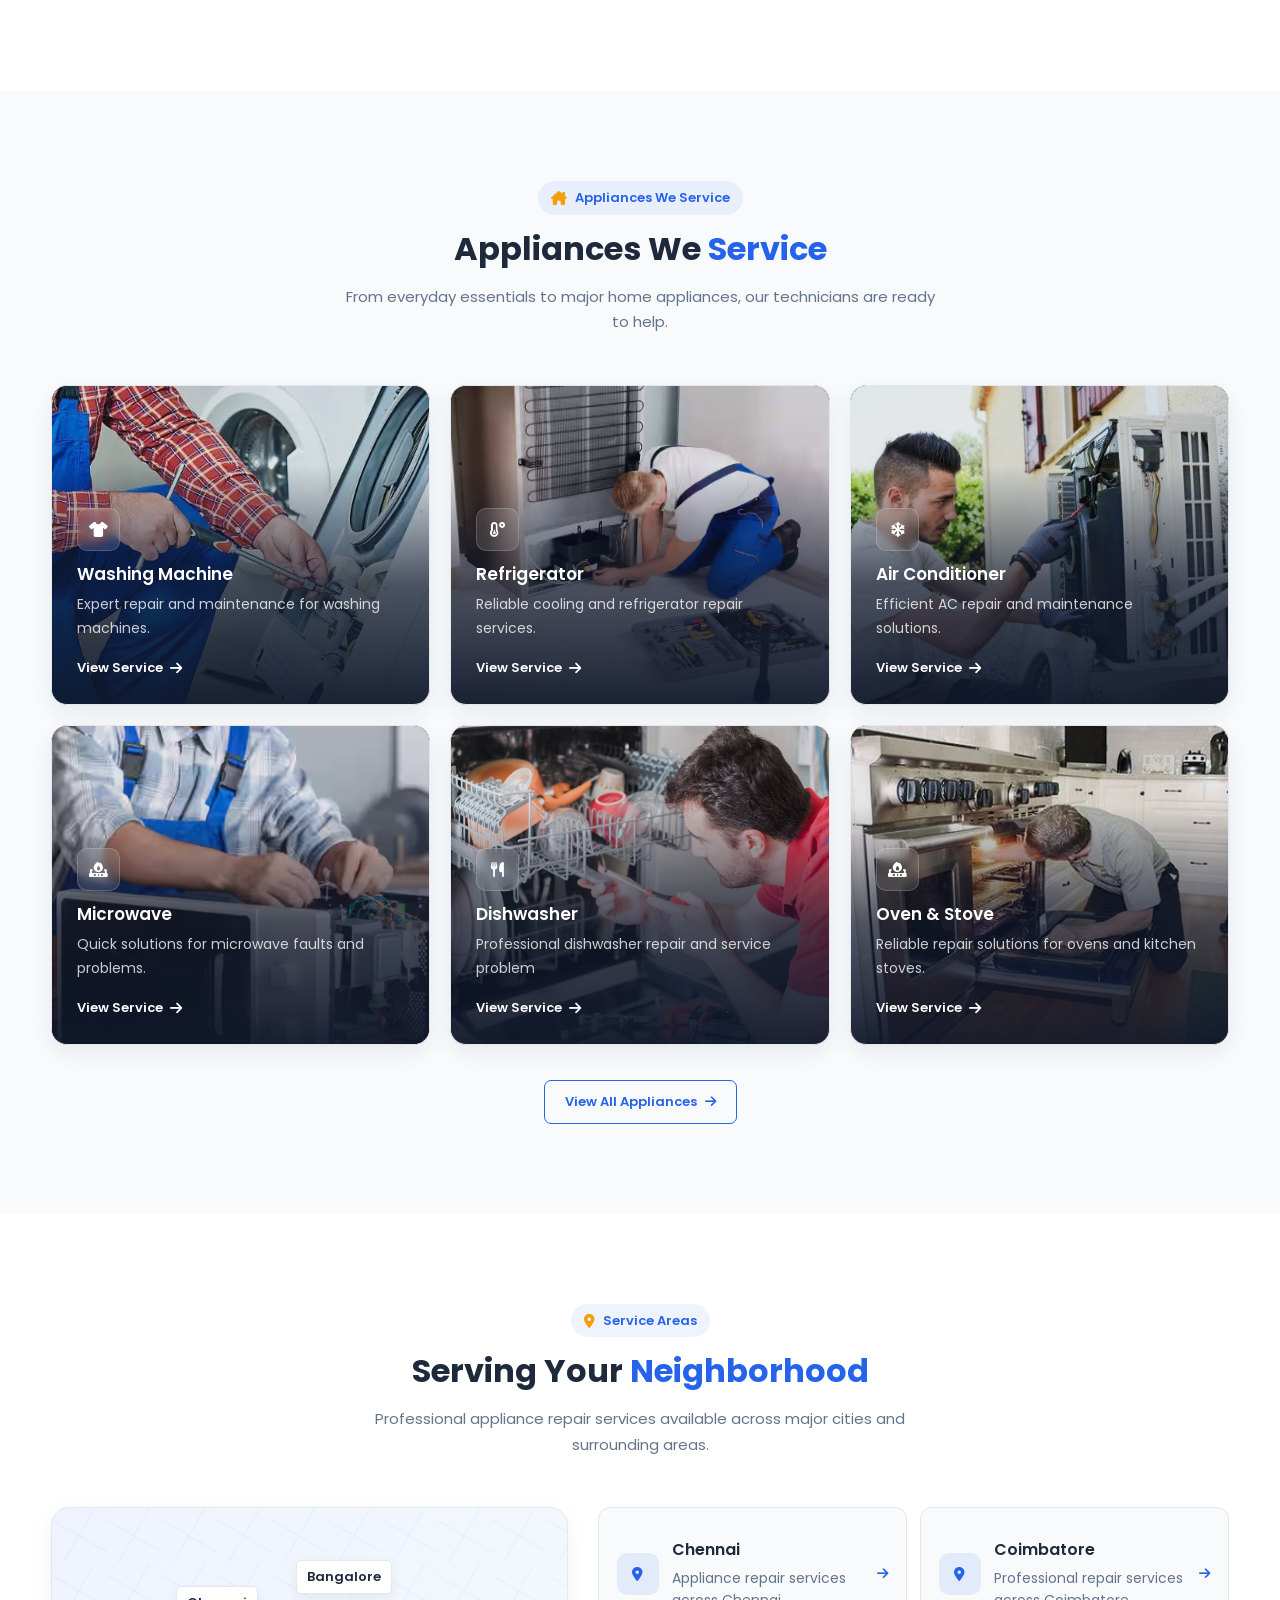
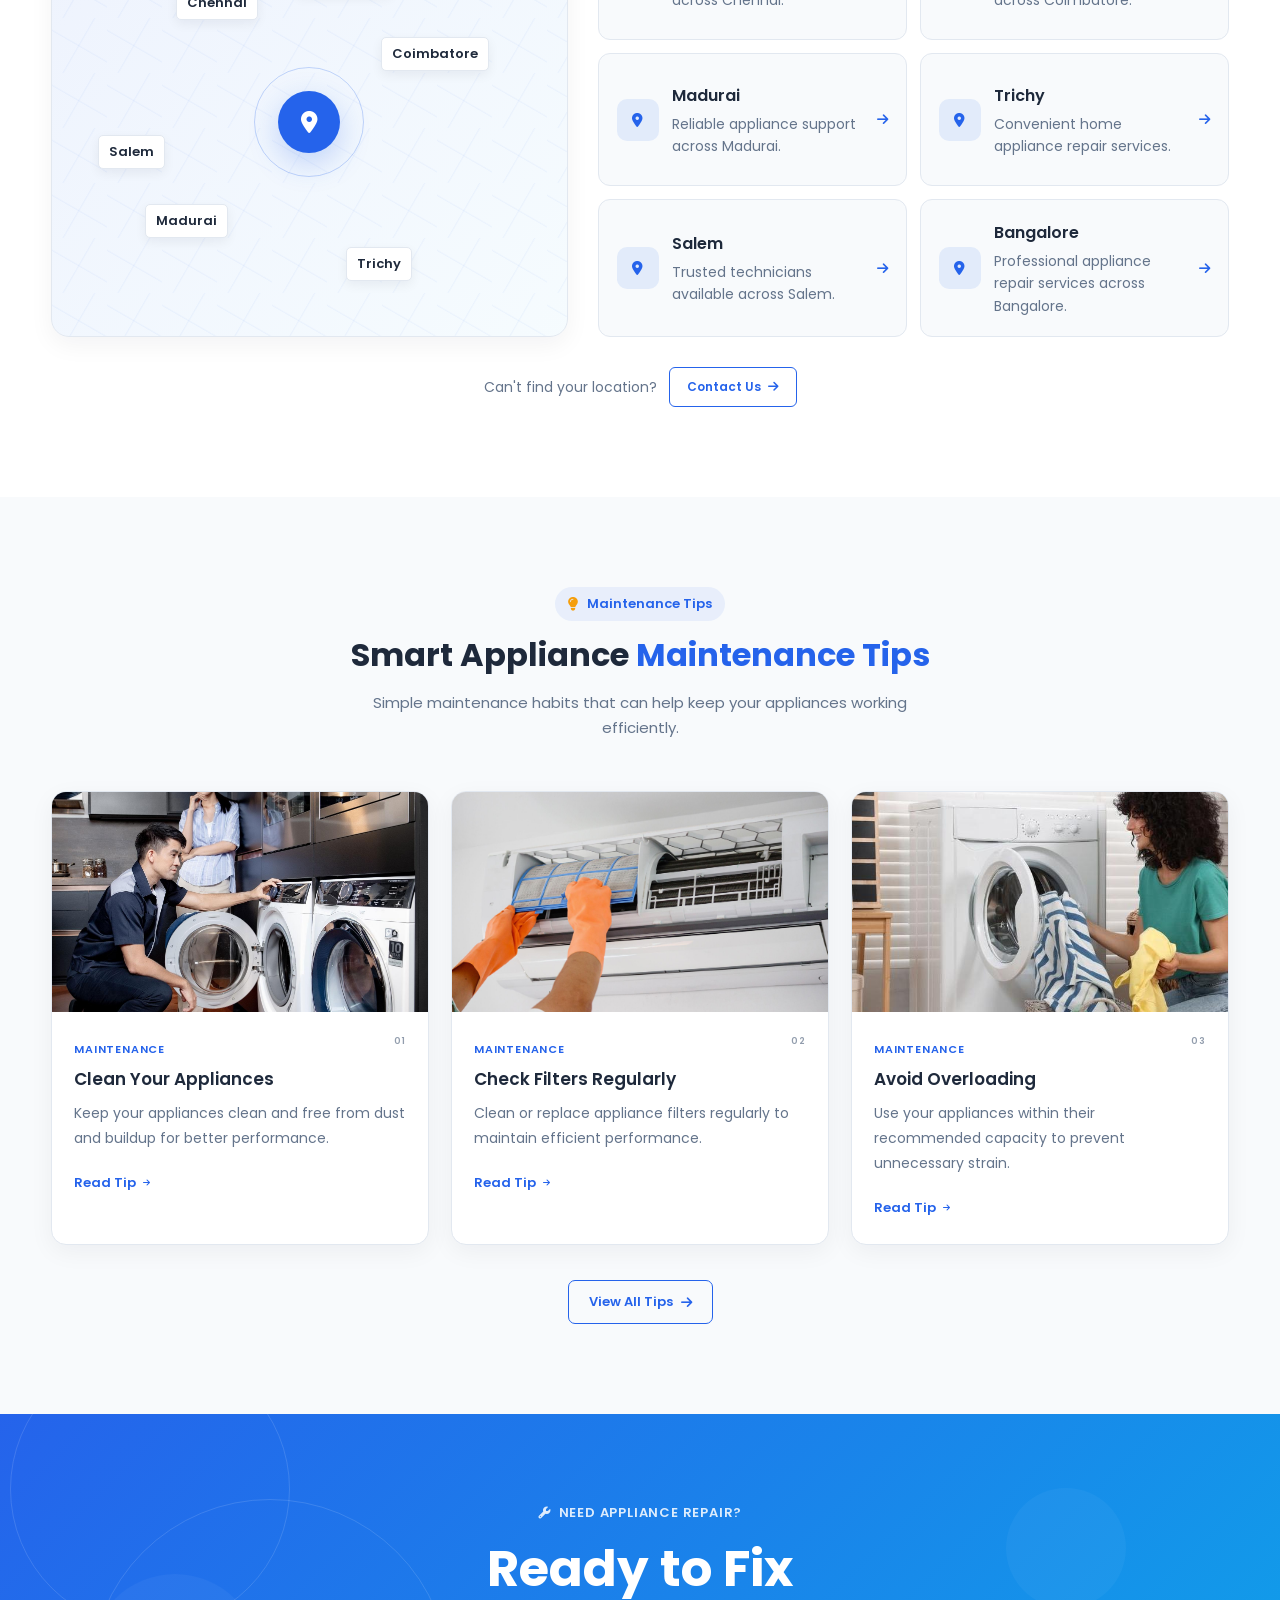
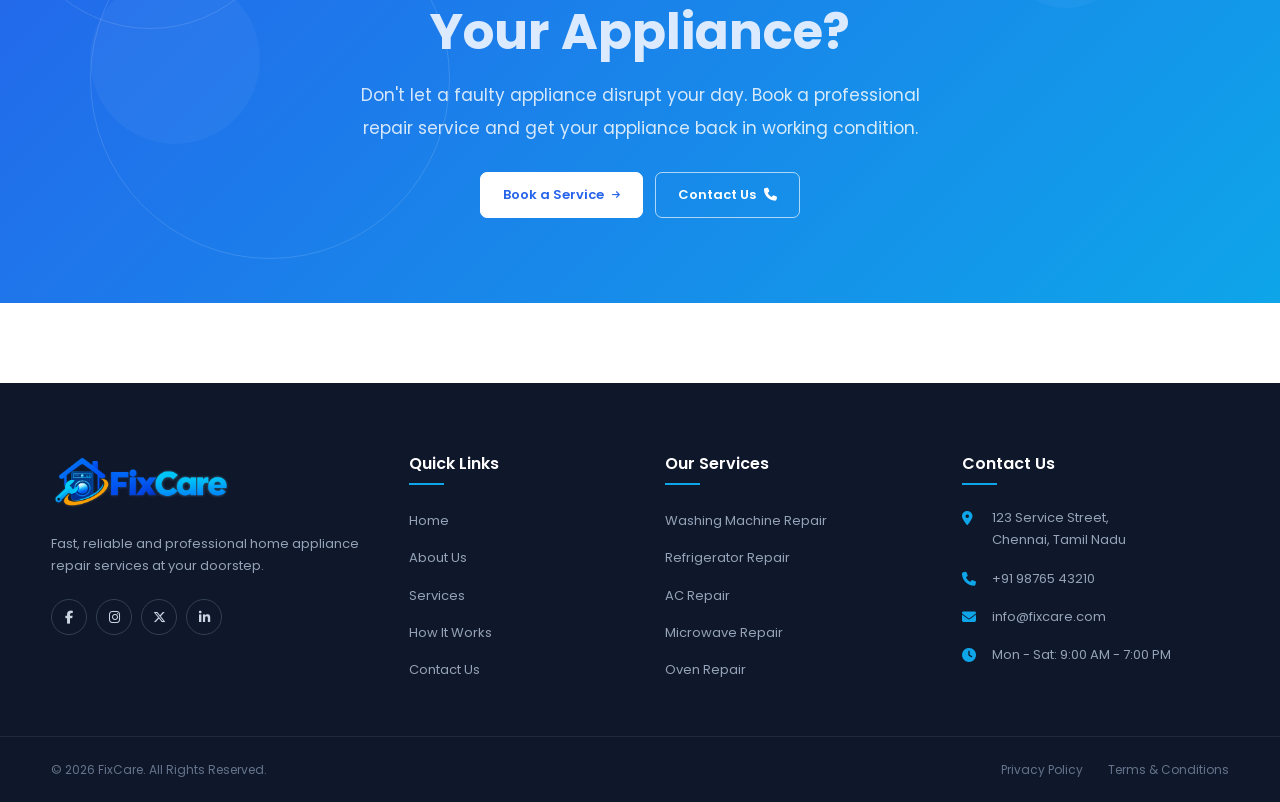
<file: home2.html>
<!DOCTYPE html>

<html lang="en">

<head>
  <meta charset="UTF-8">
  <meta name="viewport" content="width=device-width, initial-scale=1.0">
  <title>FixCare - Home Appliance Repair</title>

  <!-- Favicon -->

  <link rel="icon" type="image/png" href="images/logo.png">

  <!-- Google Fonts -->

  <link rel="preconnect" href="https://fonts.googleapis.com">
  <link rel="preconnect" href="https://fonts.gstatic.com" crossorigin>
  <link href="https://fonts.googleapis.com/css2?family=Poppins:wght@300;400;500;600;700;800&display=swap" rel="stylesheet">

  <!-- Font Awesome -->

  <link rel="stylesheet" href="https://cdnjs.cloudflare.com/ajax/libs/font-awesome/6.7.2/css/all.min.css">

  <!-- CSS -->

  <link rel="stylesheet" href="css/style.css">
  <link rel="stylesheet" href="css/responsive.css">
</head>

<body>
    <!-- ================= HEADER ================= -->
<header class="main-header">
    <div class="header-container">

        <!-- Logo -->
        <a href="index.html" class="logo">
            <img src="images/logo.png" alt="FixCare Home Appliance Repair">
        </a>

        <!-- Navigation -->
        <nav class="main-nav" id="mainNav">

            <ul class="nav-menu">

                <!-- Home Dropdown -->
                <li class="nav-item dropdown">
                    <a href="#" class="nav-link active">
                        Home
                        <i class="fas fa-chevron-down"></i>
                    </a>

                    <ul class="dropdown-menu">
                        <li>
                            <a href="index.html">Home 1</a>
                        </li>
                        <li>
                            <a href="home2.html"class="active">Home 2</a>
                        </li>
                    </ul>
                </li>

                <!-- About Us -->
                <li class="nav-item">
                    <a href="about.html" class="nav-link">About Us</a>
                </li>

                <!-- Services -->
                <li class="nav-item">
                    <a href="services.html" class="nav-link">Services</a>
                </li>

                <!-- How It Works -->
                <li class="nav-item">
                    <a href="booking.html" class="nav-link">Booking</a>
                </li>

                <!-- Contact Us -->
                <li class="nav-item">
                    <a href="contact.html" class="nav-link">Contact Us</a>
                </li>

            </ul>

            <!-- Mobile Buttons -->
             <div class="mobile-buttons">

    <!-- Dark Mode + RTL -->
    <div class="mobile-theme-rtl">

        <button type="button" id="mobileThemeToggle">
            <i class="fas fa-moon"></i>
            <span>Dark Mode</span>
        </button>

        <button type="button" id="mobileRtlToggle">
            <i class="fas fa-right-left"></i>
            <span>RTL</span>
        </button>

    </div>

    <!-- Dashboard -->
    <a href="dashboard.html" class="header-btn dashboard-btn">
        Dashboard
    </a>

    <!-- Login -->
    <a href="login.html" class="header-btn login-btn">
        Login
    </a>

</div>

        </nav>

        <!-- Right Header Actions -->
        <div class="header-actions">

            <!-- Dark Mode -->
            <button class="icon-btn theme-toggle" id="themeToggle" type="button"
                aria-label="Toggle dark mode">
                <i class="fas fa-moon"></i>
            </button>

            <!-- RTL -->
            <button class="rtl-btn" id="rtlToggle" type="button">
                RTL
            </button>

            <!-- Dashboard -->
            <a href="dashboard.html" class="header-btn dashboard-btn">
                Dashboard
            </a>

            <!-- Login -->
            <a href="login.html" class="header-btn login-btn">
                Login
            </a>

        </div>

        <!-- Mobile Hamburger -->
        <button class="menu-toggle" id="menuToggle" type="button"
            aria-label="Open navigation menu">
            <i class="fas fa-bars"></i>
        </button>

    </div>
</header>
<!-- =============== END HEADER =============== -->
<!-- ================= HOME 2 HERO ================= -->
<section class="home2-hero-section">

    <div class="home2-hero-container">

        <!-- Hero Content -->
        <div class="home2-hero-content">

            <span class="home2-hero-subtitle">
                <i class="fas fa-screwdriver-wrench"></i>
                Professional Home Appliance Repair
            </span>

            <h1>
                Reliable Repairs.
                <span>Right at Your Doorstep.</span>
            </h1>

            <p>
                Expert technicians for washing machines,
                refrigerators, air conditioners, microwaves,
                and other essential home appliances.
            </p>


            <!-- Hero Buttons -->
            <div class="home2-hero-buttons">

                <a href="book-repair.html"
                   class="home2-hero-btn home2-primary-btn">

                    Book a Repair

                    <i class="fas fa-arrow-right"></i>

                </a>

                <a href="services.html"
                   class="home2-hero-btn home2-secondary-btn">

                    Explore Services

                    <i class="fas fa-arrow-right"></i>

                </a>

            </div>


            <!-- Trust Points -->
            <div class="home2-hero-trust">

                <div class="hero-trust-item">

                    <i class="fas fa-circle-check"></i>

                    <span>
                        Certified Technicians
                    </span>

                </div>

                <div class="hero-trust-item">

                    <i class="fas fa-circle-check"></i>

                    <span>
                        Transparent Pricing
                    </span>

                </div>

            </div>

        </div>


        <!-- Hero Image -->
        <div class="home2-hero-image">

            <div class="hero-image-wrapper">

                <img src="images/home2-hero.jpg"
                     alt="Professional appliance repair technician">

            </div>


            <!-- Floating Service Card -->

            <div class="hero-floating-card">

                <div class="floating-card-icon">

                    <i class="fas fa-shield-alt"></i>

                </div>

                <div class="floating-card-content">

                    <strong>
                        Trusted Service
                    </strong>

                    <span>
                        Quality repairs you can rely on
                    </span>

                </div>

            </div>

        </div>

    </div>

</section>
<!-- =============== END HOME 2 HERO =============== -->
<!-- ================= HOME 2 SERVICES ================= -->
<section class="home2-services-section">

    <div class="home2-services-container">

        <!-- Section Heading -->
        <div class="section-heading">

            <span class="section-subtitle">
                <i class="fas fa-screwdriver-wrench"></i>
                Our Services
            </span>

            <h2>
                Professional
                <span>Repair Services</span>
            </h2>

            <p>
                Expert repair solutions for the appliances
                you depend on every day.
            </p>

        </div>


        <!-- Services Grid -->
        <div class="home2-services-grid">


            <!-- ================= SERVICE 1 ================= -->

            <div class="home2-service-card">

                <div class="home2-service-icon">
                    <i class="fas fa-shirt"></i>
                </div>

                <span class="home2-service-number">
                    01
                </span>

                <h3>
                    Washing Machine Repair
                </h3>

                <p>
                    Fast and reliable washing machine
                    servicing for common faults and issues.
                </p>

                <a href="services.html"
                   class="home2-service-link">

                    View Service

                    <i class="fas fa-arrow-right"></i>

                </a>

            </div>


            <!-- ================= SERVICE 2 ================= -->

            <div class="home2-service-card">

                <div class="home2-service-icon">
                    <i class="fas fa-temperature-low"></i>
                </div>

                <span class="home2-service-number">
                    02
                </span>

                <h3>
                    Refrigerator Repair
                </h3>

                <p>
                    Keep your refrigerator cooling properly
                    with professional repair and servicing.
                </p>

                <a href="services.html"
                   class="home2-service-link">

                    View Service

                    <i class="fas fa-arrow-right"></i>

                </a>

            </div>


            <!-- ================= SERVICE 3 ================= -->

            <div class="home2-service-card">

                <div class="home2-service-icon">
                    <i class="fas fa-snowflake"></i>
                </div>

                <span class="home2-service-number">
                    03
                </span>

                <h3>
                    AC Repair
                </h3>

                <p>
                    Efficient cooling solutions with expert
                    AC repair and maintenance services.
                </p>

                <a href="services.html"
                   class="home2-service-link">

                    View Service

                    <i class="fas fa-arrow-right"></i>

                </a>

            </div>


            <!-- ================= SERVICE 4 ================= -->

            <div class="home2-service-card">

                <div class="home2-service-icon">
                    <i class="fas fa-fire-burner"></i>
                </div>

                <span class="home2-service-number">
                    04
                </span>

                <h3>
                    Microwave Repair
                </h3>

                <p>
                    Quick and dependable solutions for
                    common microwave problems.
                </p>

                <a href="services.html"
                   class="home2-service-link">

                    View Service

                    <i class="fas fa-arrow-right"></i>

                </a>

            </div>


        </div>


        <!-- View All Services -->
        <div class="home2-services-bottom">

            <a href="services.html"
               class="home2-all-services-btn">

                View All Services

                <i class="fas fa-arrow-right"></i>

            </a>

        </div>

    </div>

</section>
<!-- =============== END HOME 2 SERVICES =============== -->
<!-- ================= HOME 2 ABOUT ================= -->
<section class="home2-about-section">

    <div class="home2-about-container">

        <!-- ================= IMAGE SIDE ================= -->

        <div class="home2-about-image">

            <div class="about-image-wrapper">

                <img src="images/home2-about.jpg"
                     alt="FixCare appliance repair technician">

            </div>


            <!-- Experience Badge -->

            <div class="about-experience-badge">

                <strong>10+</strong>

                <span>
                    Years of<br>
                    Experience
                </span>

            </div>

        </div>


        <!-- ================= CONTENT SIDE ================= -->

        <div class="home2-about-content">

            <span class="section-subtitle">
                <i class="fas fa-circle-info"></i>
                About FixCare
            </span>


            <h2>
                Your Trusted Partner
                <span>for Appliance Care</span>
            </h2>


            <p class="about-main-text">
                FixCare provides reliable and professional home
                appliance repair services. Our experienced
                technicians diagnose problems carefully and
                provide practical repair solutions for the
                appliances you depend on every day.
            </p>


            <!-- Highlights -->

            <div class="about-highlights">


                <!-- Highlight 1 -->

                <div class="about-highlight">

                    <div class="about-highlight-icon">

                        <i class="fas fa-user-gear"></i>

                    </div>

                    <div class="about-highlight-content">

                        <h3>
                            Certified Technicians
                        </h3>

                        <p>
                            Skilled professionals with
                            experience across major appliances.
                        </p>

                    </div>

                </div>


                <!-- Highlight 2 -->

                <div class="about-highlight">

                    <div class="about-highlight-icon">

                        <i class="fas fa-gears"></i>

                    </div>

                    <div class="about-highlight-content">

                        <h3>
                            Quality Spare Parts
                        </h3>

                        <p>
                            Reliable replacement parts for
                            dependable repair results.
                        </p>

                    </div>

                </div>


                <!-- Highlight 3 -->

                <div class="about-highlight">

                    <div class="about-highlight-icon">

                        <i class="fas fa-circle-check"></i>

                    </div>

                    <div class="about-highlight-content">

                        <h3>
                            Reliable Service
                        </h3>

                        <p>
                            Professional service focused on
                            quality and customer satisfaction.
                        </p>

                    </div>

                </div>


            </div>


            <!-- Learn More Button -->

            <a href="about.html"
               class="home2-about-btn">

                Learn More

                <i class="fas fa-arrow-right"></i>

            </a>

        </div>

    </div>

</section>
<!-- =============== END HOME 2 ABOUT =============== -->
<!-- ================= WHY CHOOSE FIXCARE ================= -->
<section class="home2-why-section">

    <div class="home2-why-container">

        <!-- Section Heading -->
        <div class="section-heading">

            <span class="section-subtitle">
                <i class="fas fa-award"></i>
                Why Choose Us
            </span>

            <h2>
                Why Choose
                <span>FixCare?</span>
            </h2>

            <p>
                We make appliance repair simple, reliable,
                and stress-free.
            </p>

        </div>


        <!-- Benefits Grid -->
        <div class="home2-why-grid">


            <!-- ================= BENEFIT 1 ================= -->

            <div class="home2-why-card">

                <div class="home2-why-icon">
                    <i class="fas fa-user-gear"></i>
                </div>

                <div class="home2-why-content">

                    <span class="home2-why-number">
                        01
                    </span>

                    <h3>
                        Certified workers
                    </h3>

                    <p>
                        Skilled professionals trained to
                        handle different appliance problems
                        safely and efficiently.
                    </p>

                </div>

            </div>


            <!-- ================= BENEFIT 2 ================= -->

            <div class="home2-why-card">

                <div class="home2-why-icon">
                    <i class="fas fa-indian-rupee-sign"></i>
                </div>

                <div class="home2-why-content">

                    <span class="home2-why-number">
                        02
                    </span>

                    <h3>
                        Transparent Pricing
                    </h3>

                    <p>
                        Clear service pricing with no
                        unexpected charges or hidden costs.
                    </p>

                </div>

            </div>


            <!-- ================= BENEFIT 3 ================= -->

            <div class="home2-why-card">

                <div class="home2-why-icon">
                    <i class="fas fa-bolt"></i>
                </div>

                <div class="home2-why-content">

                    <span class="home2-why-number">
                        03
                    </span>

                    <h3>
                        Quick Response
                    </h3>

                    <p>
                        Fast technician assignment and
                        convenient service scheduling of your need.
                    </p>

                </div>

            </div>


            <!-- ================= BENEFIT 4 ================= -->

            <div class="home2-why-card">

                <div class="home2-why-icon">
                    <i class="fas fa-circle-check"></i>
                </div>

                <div class="home2-why-content">

                    <span class="home2-why-number">
                        04
                    </span>

                    <h3>
                        Quality Repairs
                    </h3>

                    <p>
                        Reliable repair solutions using
                        quality replacement parts with clean work.
                    </p>

                </div>

            </div>


        </div>

    </div>

</section>
<!-- =============== END WHY CHOOSE FIXCARE =============== -->
 <!-- ================= REPAIR PROCESS ================= -->
<section class="home2-process-section">

    <div class="home2-process-container">

        <!-- Section Heading -->
        <div class="section-heading">

            <span class="section-subtitle">
                <i class="fas fa-list-check"></i>
                How We Work
            </span>

            <h2>
                Our Simple
                <span>Repair Process</span>
            </h2>

            <p>
                From booking to completion, we make appliance
                repair easy and hassle-free.
            </p>

        </div>


        <!-- Process Timeline -->
        <div class="home2-process-grid">


            <!-- ================= STEP 1 ================= -->

            <div class="home2-process-item">

                <div class="process-number">
                    01
                </div>

                <div class="process-icon">
                    <i class="fas fa-calendar-check"></i>
                </div>

                <div class="process-content">

                    <h3>
                        Book a Service
                    </h3>

                    <p>
                        Choose your appliance and schedule
                        a convenient service appointment.
                    </p>

                </div>

            </div>


            <!-- ================= STEP 2 ================= -->

            <div class="home2-process-item">

                <div class="process-number">
                    02
                </div>

                <div class="process-icon">
                    <i class="fas fa-magnifying-glass"></i>
                </div>

                <div class="process-content">

                    <h3>
                        Get a Diagnosis
                    </h3>

                    <p>
                        A qualified technician inspects the
                        appliance and identifies the issue.
                    </p>

                </div>

            </div>


            <!-- ================= STEP 3 ================= -->

            <div class="home2-process-item">

                <div class="process-number">
                    03
                </div>

                <div class="process-icon">
                    <i class="fas fa-file-invoice-dollar"></i>
                </div>

                <div class="process-content">

                    <h3>
                        Approve the Repair
                    </h3>

                    <p>
                        Receive clear pricing and approve
                        the repair before the work begins.
                    </p>

                </div>

            </div>


            <!-- ================= STEP 4 ================= -->

            <div class="home2-process-item">

                <div class="process-number">
                    04
                </div>

                <div class="process-icon">
                    <i class="fas fa-circle-check"></i>
                </div>

                <div class="process-content">

                    <h3>
                        Repair Completed
                    </h3>

                    <p>
                        Our technician completes the repair
                        and checks the appliance carefully.
                    </p>

                </div>

            </div>


        </div>

    </div>

</section>
<!-- =============== END REPAIR PROCESS =============== -->
 <!-- ================= APPLIANCE CATEGORIES ================= -->
<section class="home2-categories-section">

    <div class="home2-categories-container">

        <!-- Section Heading -->
        <div class="section-heading">

            <span class="section-subtitle">
                <i class="fas fa-house-chimney"></i>
                Appliances We Service
            </span>

            <h2>
                Appliances We
                <span>Service</span>
            </h2>

            <p>
                From everyday essentials to major home appliances,
                our technicians are ready to help.
            </p>

        </div>


        <!-- Categories Grid -->
        <div class="home2-categories-grid">


            <!-- ================= CATEGORY 1 ================= -->

            <a href="services.html"
               class="home2-category-card">

                <div class="category-image">

                    <img src="images/washing-machine.jpg"
                         alt="Washing Machine Repair">

                </div>

                <div class="category-overlay">

                    <div class="category-content">

                        <span class="category-icon">
                            <i class="fas fa-shirt"></i>
                        </span>

                        <h3>
                            Washing Machine
                        </h3>

                        <p>
                            Expert repair and maintenance
                            for washing machines.
                        </p>

                        <span class="category-link">
                            View Service
                            <i class="fas fa-arrow-right"></i>
                        </span>

                    </div>

                </div>

            </a>


            <!-- ================= CATEGORY 2 ================= -->

            <a href="services.html"
               class="home2-category-card">

                <div class="category-image">

                    <img src="images/refrigerator.jpg"
                         alt="Refrigerator Repair">

                </div>

                <div class="category-overlay">

                    <div class="category-content">

                        <span class="category-icon">
                            <i class="fas fa-temperature-low"></i>
                        </span>

                        <h3>
                            Refrigerator
                        </h3>

                        <p>
                            Reliable cooling and
                            refrigerator repair services.
                        </p>

                        <span class="category-link">
                            View Service
                            <i class="fas fa-arrow-right"></i>
                        </span>

                    </div>

                </div>

            </a>


            <!-- ================= CATEGORY 3 ================= -->

            <a href="services.html"
               class="home2-category-card">

                <div class="category-image">

                    <img src="images/air-conditionar.jpg"
                         alt="Air Conditioner Repair">

                </div>

                <div class="category-overlay">

                    <div class="category-content">

                        <span class="category-icon">
                            <i class="fas fa-snowflake"></i>
                        </span>

                        <h3>
                            Air Conditioner
                        </h3>

                        <p>
                            Efficient AC repair and
                            maintenance solutions.
                        </p>

                        <span class="category-link">
                            View Service
                            <i class="fas fa-arrow-right"></i>
                        </span>

                    </div>

                </div>

            </a>


            <!-- ================= CATEGORY 4 ================= -->

            <a href="services.html"
               class="home2-category-card">

                <div class="category-image">

                    <img src="images/microwave.jpg"
                         alt="Microwave Repair">

                </div>

                <div class="category-overlay">

                    <div class="category-content">

                        <span class="category-icon">
                            <i class="fas fa-fire-burner"></i>
                        </span>

                        <h3>
                            Microwave
                        </h3>

                        <p>
                            Quick solutions for microwave
                            faults and problems.
                        </p>

                        <span class="category-link">
                            View Service
                            <i class="fas fa-arrow-right"></i>
                        </span>

                    </div>

                </div>

            </a>


            <!-- ================= CATEGORY 5 ================= -->

            <a href="services.html"
               class="home2-category-card">

                <div class="category-image">

                    <img src="images/dishwasher.jpg"
                         alt="Dishwasher Repair">

                </div>

                <div class="category-overlay">

                    <div class="category-content">

                        <span class="category-icon">
                            <i class="fas fa-utensils"></i>
                        </span>

                        <h3>
                            Dishwasher
                        </h3>

                        <p>
                            Professional dishwasher
                            repair and service problem
                        </p>

                        <span class="category-link">
                            View Service
                            <i class="fas fa-arrow-right"></i>
                        </span>

                    </div>

                </div>

            </a>


            <!-- ================= CATEGORY 6 ================= -->

            <a href="services.html"
               class="home2-category-card">

                <div class="category-image">

                    <img src="images/oven&stove.jpg"
                         alt="Oven and Stove Repair">

                </div>

                <div class="category-overlay">

                    <div class="category-content">

                        <span class="category-icon">
                            <i class="fas fa-fire-burner"></i>
                        </span>

                        <h3>
                            Oven & Stove
                        </h3>

                        <p>
                            Reliable repair solutions for
                            ovens and kitchen stoves.
                        </p>

                        <span class="category-link">
                            View Service
                            <i class="fas fa-arrow-right"></i>
                        </span>

                    </div>

                </div>

            </a>


        </div>


        <!-- View All Services -->

        <div class="home2-categories-bottom">

            <a href="services.html"
               class="home2-categories-btn">

                View All Appliances

                <i class="fas fa-arrow-right"></i>

            </a>

        </div>

    </div>

</section>
<!-- =============== END APPLIANCE CATEGORIES =============== -->
 <!-- ================= SERVICE AREAS ================= -->
<section class="home2-areas-section">

    <div class="home2-areas-container">

        <!-- Section Heading -->
        <div class="section-heading">

            <span class="section-subtitle">
                <i class="fas fa-location-dot"></i>
                Service Areas
            </span>

            <h2>
                Serving Your
                <span>Neighborhood</span>
            </h2>

            <p>
                Professional appliance repair services available
                across major cities and surrounding areas.
            </p>

        </div>


        <!-- Areas Content -->
        <div class="home2-areas-wrapper">

            <!-- Decorative Map Area -->
            <div class="home2-map-box">

                <div class="map-pattern"></div>

                <div class="map-center-icon">
                    <i class="fas fa-location-dot"></i>
                </div>

                <div class="map-pulse"></div>

                <span class="map-label map-label-one">
                    Chennai
                </span>

                <span class="map-label map-label-two">
                    Coimbatore
                </span>

                <span class="map-label map-label-three">
                    Madurai
                </span>

                <span class="map-label map-label-four">
                    Trichy
                </span>

                <span class="map-label map-label-five">
                    Salem
                </span>

                <span class="map-label map-label-six">
                    Bangalore
                </span>

            </div>


            <!-- Location Cards -->
            <div class="home2-area-cards">


                <!-- Chennai -->
                <a href="contact.html"
                   class="home2-area-card">

                    <div class="area-card-icon">
                        <i class="fas fa-location-dot"></i>
                    </div>

                    <div class="area-card-content">

                        <h3>Chennai</h3>

                        <p>
                            Appliance repair services
                            across Chennai.
                        </p>

                    </div>

                    <i class="fas fa-arrow-right area-card-arrow"></i>

                </a>


                <!-- Coimbatore -->
                <a href="contact.html"
                   class="home2-area-card">

                    <div class="area-card-icon">
                        <i class="fas fa-location-dot"></i>
                    </div>

                    <div class="area-card-content">

                        <h3>Coimbatore</h3>

                        <p>
                            Professional repair services
                            across Coimbatore.
                        </p>

                    </div>

                    <i class="fas fa-arrow-right area-card-arrow"></i>

                </a>


                <!-- Madurai -->
                <a href="contact.html"
                   class="home2-area-card">

                    <div class="area-card-icon">
                        <i class="fas fa-location-dot"></i>
                    </div>

                    <div class="area-card-content">

                        <h3>Madurai</h3>

                        <p>
                            Reliable appliance support
                            across Madurai.
                        </p>

                    </div>

                    <i class="fas fa-arrow-right area-card-arrow"></i>

                </a>


                <!-- Trichy -->
                <a href="contact.html"
                   class="home2-area-card">

                    <div class="area-card-icon">
                        <i class="fas fa-location-dot"></i>
                    </div>

                    <div class="area-card-content">

                        <h3>Trichy</h3>

                        <p>
                            Convenient home appliance
                            repair services.
                        </p>

                    </div>

                    <i class="fas fa-arrow-right area-card-arrow"></i>

                </a>


                <!-- Salem -->
                <a href="contact.html"
                   class="home2-area-card">

                    <div class="area-card-icon">
                        <i class="fas fa-location-dot"></i>
                    </div>

                    <div class="area-card-content">

                        <h3>Salem</h3>

                        <p>
                            Trusted technicians available
                            across Salem.
                        </p>

                    </div>

                    <i class="fas fa-arrow-right area-card-arrow"></i>

                </a>


                <!-- Bangalore -->
                <a href="contact.html"
                   class="home2-area-card">

                    <div class="area-card-icon">
                        <i class="fas fa-location-dot"></i>
                    </div>

                    <div class="area-card-content">

                        <h3>Bangalore</h3>

                        <p>
                            Professional appliance repair
                            services across Bangalore.
                        </p>

                    </div>

                    <i class="fas fa-arrow-right area-card-arrow"></i>

                </a>


            </div>

        </div>


        <!-- Bottom CTA -->
        <div class="home2-area-bottom">

            <p>
                Can't find your location?
            </p>

            <a href="contact.html"
               class="home2-area-btn">

                Contact Us

                <i class="fas fa-arrow-right"></i>

            </a>

        </div>

    </div>

</section>
<!-- =============== END SERVICE AREAS =============== -->
 <!-- ================= MAINTENANCE TIPS ================= -->
<section class="home2-tips-section">

    <div class="home2-tips-container">

        <!-- Section Heading -->
        <div class="section-heading">

            <span class="section-subtitle">
                <i class="fas fa-lightbulb"></i>
                Maintenance Tips
            </span>

            <h2>
                Smart Appliance
                <span>Maintenance Tips</span>
            </h2>

            <p>
                Simple maintenance habits that can help keep
                your appliances working efficiently.
            </p>

        </div>


        <!-- Tips Grid -->
        <div class="home2-tips-grid">


            <!-- ================= TIP 1 ================= -->

            <article class="home2-tip-card">

                <div class="tip-image">

                    <img src="images/tip-clean.jpg"
                         alt="Cleaning home appliances">

                </div>

                <div class="tip-content">

                    <span class="tip-number">
                        01
                    </span>

                    <span class="tip-category">
                        Maintenance
                    </span>

                    <h3>
                        Clean Your Appliances
                    </h3>

                    <p>
                        Keep your appliances clean and free from
                        dust and buildup for better performance.
                    </p>

                    <a href="#"
                       class="tip-link">

                        Read Tip

                        <i class="fas fa-arrow-right"></i>

                    </a>

                </div>

            </article>


            <!-- ================= TIP 2 ================= -->

            <article class="home2-tip-card">

                <div class="tip-image">

                    <img src="images/tip-filter.jpg"
                         alt="Checking appliance filters">

                </div>

                <div class="tip-content">

                    <span class="tip-number">
                        02
                    </span>

                    <span class="tip-category">
                        Maintenance
                    </span>

                    <h3>
                        Check Filters Regularly
                    </h3>

                    <p>
                        Clean or replace appliance filters regularly
                        to maintain efficient performance.
                    </p>

                    <a href="#"
                       class="tip-link">

                        Read Tip

                        <i class="fas fa-arrow-right"></i>

                    </a>

                </div>

            </article>


            <!-- ================= TIP 3 ================= -->

            <article class="home2-tip-card">

                <div class="tip-image">

                    <img src="images/tip-capacity.jpg"
                         alt="Using appliances correctly">

                </div>

                <div class="tip-content">

                    <span class="tip-number">
                        03
                    </span>

                    <span class="tip-category">
                        Maintenance
                    </span>

                    <h3>
                        Avoid Overloading
                    </h3>

                    <p>
                        Use your appliances within their recommended
                        capacity to prevent unnecessary strain.
                    </p>

                    <a href="#"
                       class="tip-link">

                        Read Tip

                        <i class="fas fa-arrow-right"></i>

                    </a>

                </div>

            </article>


        </div>


        <!-- View All Tips -->

        <div class="home2-tips-bottom">

            <a href="#"
               class="home2-tips-btn">

                View All Tips

                <i class="fas fa-arrow-right"></i>

            </a>

        </div>

    </div>

</section>
<!-- =============== END MAINTENANCE TIPS =============== -->
 <!-- ================= FINAL CTA ================= -->
<section class="home2-final-cta">

    <div class="home2-final-cta-container">

        <!-- Decorative Shapes -->
        <div class="cta-decoration cta-decoration-one"></div>

        <div class="cta-decoration cta-decoration-two"></div>


        <!-- CTA Content -->
        <div class="home2-cta-content">

            <span class="cta-subtitle">
                <i class="fas fa-wrench"></i>
                Need Appliance Repair?
            </span>

            <h2>
                Ready to Fix
                <span>Your Appliance?</span>
            </h2>

            <p>
                Don't let a faulty appliance disrupt your day.
                Book a professional repair service and get
                your appliance back in working condition.
            </p>


            <!-- CTA Buttons -->
            <div class="home2-cta-buttons">

                <a href="#"
                   class="home2-cta-primary">

                    Book a Service

                    <i class="fas fa-arrow-right"></i>

                </a>

                <a href="contact.html"
                   class="home2-cta-secondary">

                    Contact Us

                    <i class="fas fa-phone"></i>

                </a>

            </div>

        </div>

    </div>

</section>
<!-- =============== END FINAL CTA =============== -->
<!-- ================= FOOTER ================= -->
<footer class="main-footer">

    <div class="footer-container">

        <!-- Footer About -->
        <div class="footer-column footer-about">

            <a href="index.html" class="footer-logo">
                <img src="images/logo.png"
                     alt="FixCare Home Appliance Repair">
            </a>

            <p>
                Fast, reliable and professional home appliance
                repair services at your doorstep.
            </p>

            <div class="footer-social">

                <a href="#" aria-label="Facebook">
                    <i class="fab fa-facebook-f"></i>
                </a>

                <a href="#" aria-label="Instagram">
                    <i class="fab fa-instagram"></i>
                </a>

                <a href="#" aria-label="Twitter">
                    <i class="fab fa-x-twitter"></i>
                </a>

                <a href="#" aria-label="LinkedIn">
                    <i class="fab fa-linkedin-in"></i>
                </a>

            </div>

        </div>


        <!-- Quick Links -->
        <div class="footer-column">

            <h3>Quick Links</h3>

            <ul class="footer-links">

                <li>
                    <a href="index.html">Home</a>
                </li>

                <li>
                    <a href="about.html">About Us</a>
                </li>

                <li>
                    <a href="services.html">Services</a>
                </li>

                <li>
                    <a href="how-it-works.html">
                        How It Works
                    </a>
                </li>

                <li>
                    <a href="contact.html">Contact Us</a>
                </li>

            </ul>

        </div>


        <!-- Our Services -->
        <div class="footer-column">

            <h3>Our Services</h3>

            <ul class="footer-links">

                <li>
                    <a href="services.html">
                        Washing Machine Repair
                    </a>
                </li>

                <li>
                    <a href="services.html">
                        Refrigerator Repair
                    </a>
                </li>

                <li>
                    <a href="services.html">
                        AC Repair
                    </a>
                </li>

                <li>
                    <a href="services.html">
                        Microwave Repair
                    </a>
                </li>

                <li>
                    <a href="services.html">
                        Oven Repair
                    </a>
                </li>

            </ul>

        </div>


        <!-- Contact -->
        <div class="footer-column footer-contact">

            <h3>Contact Us</h3>

            <ul>

                <li>
                    <i class="fas fa-location-dot"></i>

                    <span>
                        123 Service Street,<br>
                        Chennai, Tamil Nadu
                    </span>
                </li>

                <li>
                    <i class="fas fa-phone"></i>

                    <a href="tel:+919876543210">
                        +91 98765 43210
                    </a>
                </li>

                <li>
                    <i class="fas fa-envelope"></i>

                    <a href="mailto:info@fixcare.com">
                        info@fixcare.com
                    </a>
                </li>

                <li>
                    <i class="fas fa-clock"></i>

                    <span>
                        Mon - Sat: 9:00 AM - 7:00 PM
                    </span>
                </li>

            </ul>

        </div>

    </div>


    <!-- Footer Bottom -->
    <div class="footer-bottom">

        <div class="footer-bottom-container">

            <p>
                © 2026 FixCare. All Rights Reserved.
            </p>

            <div class="footer-bottom-links">

                <a href="#">Privacy Policy</a>

                <a href="#">Terms & Conditions</a>

            </div>

        </div>

    </div>

</footer>
<!-- =============== END FOOTER =============== -->


  <!-- JS -->
<!-- Scroll To Top -->
<button id="scrollTopBtn" class="scroll-top-btn" aria-label="Scroll to top">
    <i class="fa-solid fa-arrow-up"></i>
</button>
  <script src="js/script.js"></script>

</body>
</html>
</file>
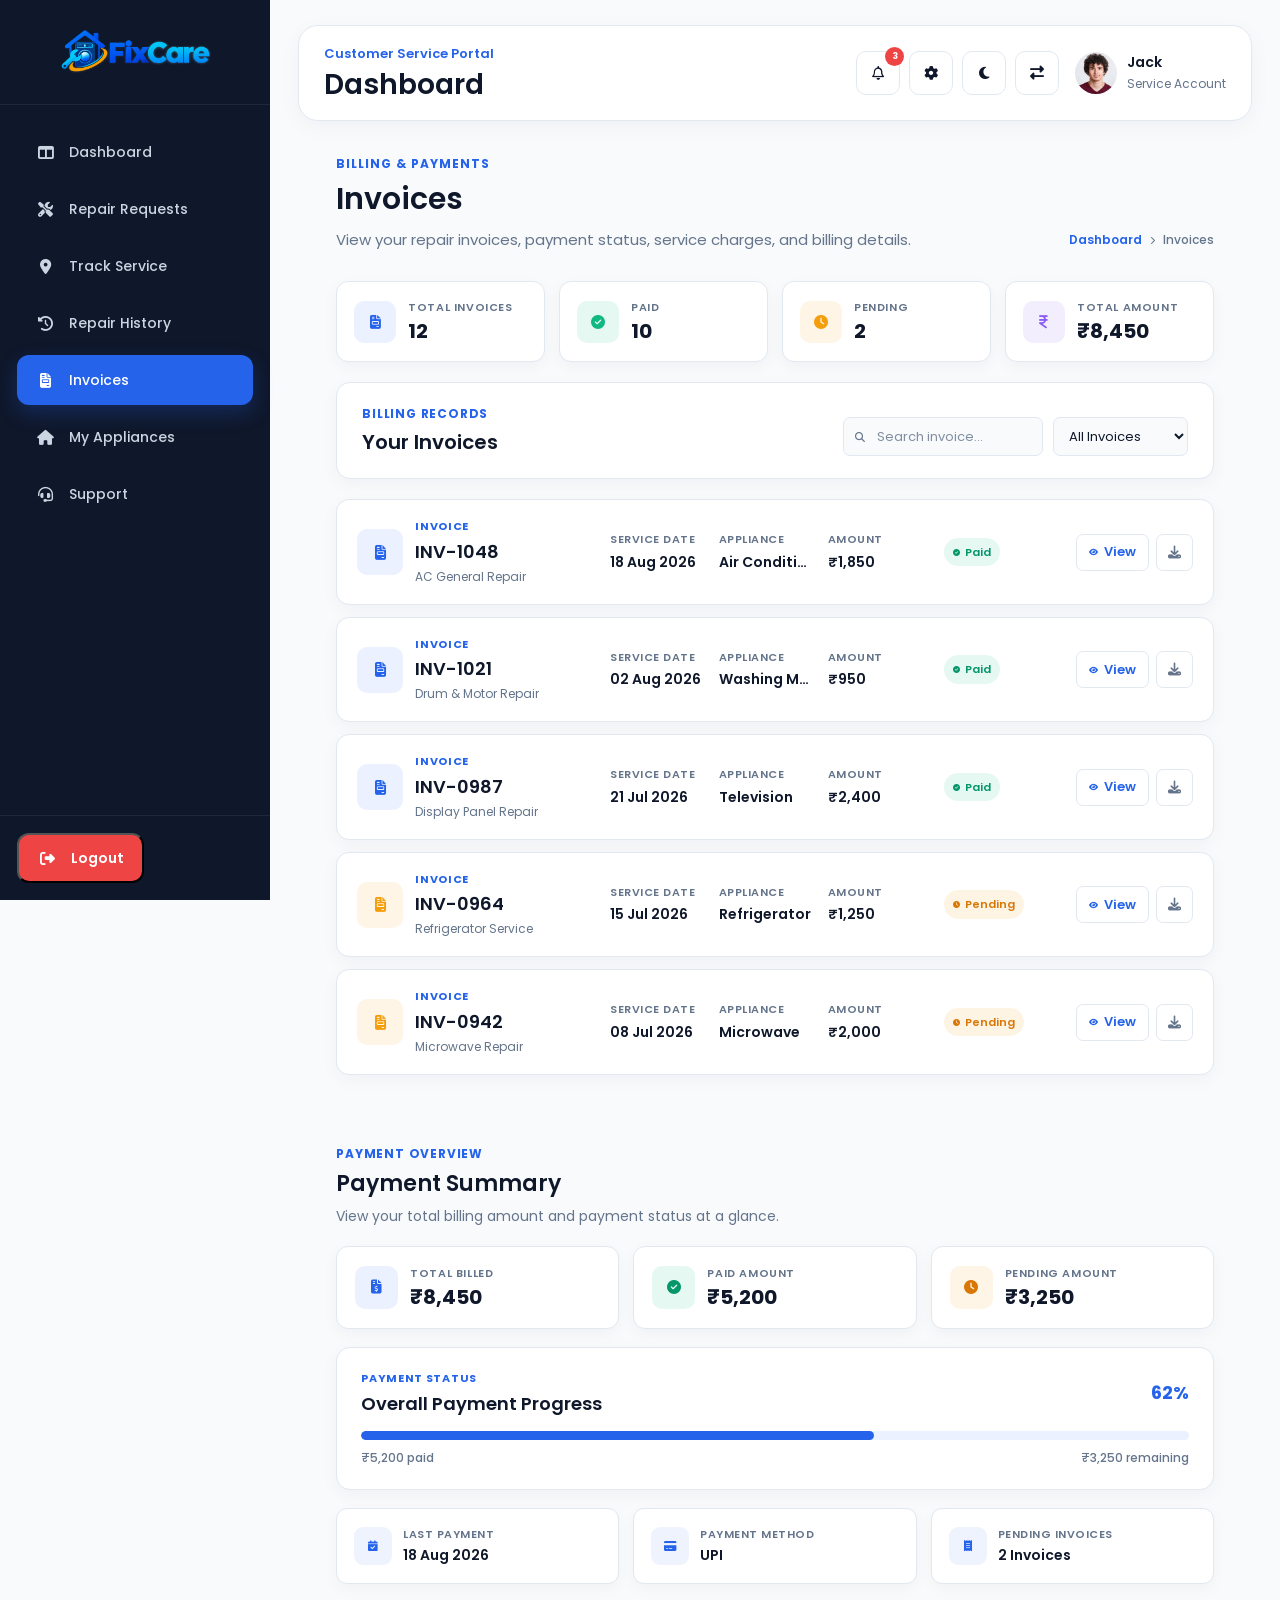
<file: invoices.html>
<!DOCTYPE html>

<html lang="en">

<head>
  <meta charset="UTF-8">
  <meta name="viewport" content="width=device-width, initial-scale=1.0">
  <title>FixCare - Home Appliance Repair</title>

  <!-- Favicon -->

  <link rel="icon" type="image/png" href="images/logo.png">

  <!-- Google Fonts -->

  <link rel="preconnect" href="https://fonts.googleapis.com">
  <link rel="preconnect" href="https://fonts.gstatic.com" crossorigin>
  <link href="https://fonts.googleapis.com/css2?family=Poppins:wght@300;400;500;600;700;800&display=swap" rel="stylesheet">

  <!-- Font Awesome -->

  <link rel="stylesheet" href="https://cdnjs.cloudflare.com/ajax/libs/font-awesome/6.7.2/css/all.min.css">

  <!-- CSS -->

  <link rel="stylesheet" href="css/dashboard.css">
  <link rel="stylesheet" href="css/dash-res.css">
</head>

<body>
    <!-- =========================================================
     CUSTOMER DASHBOARD
     PART 1: SIDEBAR + HEADER + HERO
========================================================= -->

<div class="customer-dashboard">


    <!-- =====================================================
         MOBILE SIDEBAR OVERLAY
    ====================================================== -->

    <div
        class="customer-sidebar-overlay"
        id="customerSidebarOverlay">
    </div>


    <!-- =====================================================
         SIDEBAR
    ====================================================== -->

    <aside
        class="customer-sidebar"
        id="customerSidebar">


        <!-- Sidebar Logo -->

        <div class="customer-sidebar-logo">

            <a href="index.html">

                <img
                    src="images/logo.png"
                    alt="Appliance Service"
                >

            </a>


            <!-- Mobile Close -->

            <button
                type="button"
                class="customer-sidebar-close"
                id="customerSidebarClose"
                aria-label="Close menu">

                <i class="fa-solid fa-xmark"></i>

            </button>

        </div>


        <!-- Sidebar Navigation -->

        <nav class="customer-sidebar-nav">


            <a
                href="dashboard.html"
                class="customer-nav-link">

                <i class="fa-solid fa-table-columns"></i>

                <span>
                    Dashboard
                </span>

            </a>


            <a
                href="repair-request.html"
                class="customer-nav-link">

                <i class="fa-solid fa-screwdriver-wrench"></i>

                <span>
                    Repair Requests
                </span>

            </a>


            


            <a
                href="track-service.html"
                class="customer-nav-link">

                <i class="fa-solid fa-location-dot"></i>

                <span>
                    Track Service
                </span>

            </a>


            <a
                href="repair-history.html"
                class="customer-nav-link">

                <i class="fa-solid fa-clock-rotate-left"></i>

                <span>
                    Repair History
                </span>

            </a>


            <a
                href="invoices.html"
                class="customer-nav-link active">

                <i class="fa-solid fa-file-invoice"></i>

                <span>
                    Invoices
                </span>

            </a>


            <a
                href="my-appliances.html"
                class="customer-nav-link">

                <i class="fa-solid fa-house"></i>

                <span>
                    My Appliances
                </span>

            </a>


            <a
                href="support.html"
                class="customer-nav-link">

                <i class="fa-solid fa-headset"></i>

                <span>
                    Support
                </span>

            </a>

        </nav>


       <!-- Sidebar Bottom -->

<div class="customer-sidebar-bottom">

    <button
        type="button"
        class="customer-logout"
        id="logoutBtn">

        <i class="fa-solid fa-right-from-bracket"></i>

        <span>
            Logout
        </span>

    </button>

</div>

    </aside>
    <!-- =====================================================
         MAIN DASHBOARD
    ====================================================== -->

    <main class="customer-dashboard-main">


        <!-- =================================================
             TOP HEADER
        ================================================== -->

        <header class="customer-dashboard-header">


            <!-- Hamburger -->

            <button
                type="button"
                class="customer-menu-toggle"
                id="customerMenuToggle"
                aria-label="Open menu"
                aria-expanded="false">

                <i class="fa-solid fa-bars"></i>

            </button>


            <!-- Header Title -->

            <div class="customer-header-title">

                <span>
                    Customer Service Portal
                </span>

                <h1>
                    Dashboard
                </h1>

            </div>


            <!-- Header Actions -->

            <div class="customer-header-actions">


                <!-- Notification -->

                <button
                    type="button"
                    class="customer-header-btn customer-notification-btn"
                    aria-label="Notifications">

                    <i class="fa-regular fa-bell"></i>

                    <span class="customer-notification-count">
                        3
                    </span>

                </button>


                <!-- Settings -->

                <a
                    href="settings.html"
                    class="customer-header-btn"
                    aria-label="Settings">

                    <i class="fa-solid fa-gear"></i>

                </a>


                <!-- Dark Mode -->

                <button
                    type="button"
                    class="customer-header-btn theme-toggle"
                    id="themeToggle"
                    aria-label="Toggle dark mode">

                    <i class="fa-solid fa-moon"></i>

                </button>


                <!-- RTL -->

                <button
                    type="button"
                    class="customer-header-btn rtl-toggle"
                    id="rtlToggle"
                    aria-label="Toggle RTL">

                    <i class="fa-solid fa-right-left"></i>

                </button>


                <!-- Customer Profile -->

                <a
                    href="profile.html"
                    class="customer-profile">


                    <div class="customer-profile-image">

                        <img
                            src="images/profile.jpg"
                            alt="Customer">

                    </div>


                    <div class="customer-profile-info">

                        <strong>
                            Jack
                        </strong>

                        <span>
                            Service Account
                        </span>

                    </div>

                </a>

            </div>

        </header>
        <!-- =========================================================
     INVOICES PAGE
     PART 1 - HTML ONLY
     SECTION ONLY
========================================================= -->

<main class="invoices-page">


    <!-- =====================================================
         PAGE HEADER
    ====================================================== -->

    <section class="invoices-header">

        <div class="invoices-header-content">

            <span class="invoices-label">
                BILLING & PAYMENTS
            </span>

            <h2>
                Invoices
            </h2>

            <p>
                View your repair invoices, payment status,
                service charges, and billing details.
            </p>

        </div>


        <!-- Breadcrumb -->

        <div class="invoices-breadcrumb">

            <a href="dashboard.html">
                Dashboard
            </a>

            <i class="fa-solid fa-chevron-right"></i>

            <span>
                Invoices
            </span>

        </div>

    </section>



    <!-- =====================================================
         INVOICE SECTION
    ====================================================== -->

    <section class="invoices-section">

        <div class="invoices-container">


            <!-- =================================================
                 SUMMARY CARDS
            ================================================== -->

            <div class="invoice-summary">


                <!-- Total Invoices -->

                <div class="invoice-summary-card">

                    <div class="invoice-summary-icon">

                        <i class="fa-solid fa-file-invoice"></i>

                    </div>

                    <div>

                        <span>
                            TOTAL INVOICES
                        </span>

                        <strong>
                            12
                        </strong>

                    </div>

                </div>



                <!-- Paid -->

                <div class="invoice-summary-card">

                    <div class="invoice-summary-icon paid">

                        <i class="fa-solid fa-circle-check"></i>

                    </div>

                    <div>

                        <span>
                            PAID
                        </span>

                        <strong>
                            10
                        </strong>

                    </div>

                </div>



                <!-- Pending -->

                <div class="invoice-summary-card">

                    <div class="invoice-summary-icon pending">

                        <i class="fa-solid fa-clock"></i>

                    </div>

                    <div>

                        <span>
                            PENDING
                        </span>

                        <strong>
                            2
                        </strong>

                    </div>

                </div>



                <!-- Total Amount -->

                <div class="invoice-summary-card">

                    <div class="invoice-summary-icon amount">

                        <i class="fa-solid fa-indian-rupee-sign"></i>

                    </div>

                    <div>

                        <span>
                            TOTAL AMOUNT
                        </span>

                        <strong>
                            ₹8,450
                        </strong>

                    </div>

                </div>


            </div>



            <!-- =================================================
                 INVOICE TOOLBAR
            ================================================== -->

            <div class="invoice-toolbar">


                <div class="invoice-toolbar-title">

                    <span>
                        BILLING RECORDS
                    </span>

                    <h3>
                        Your Invoices
                    </h3>

                </div>


                <div class="invoice-toolbar-actions">


                    <!-- Search -->

                    <div class="invoice-search">

                        <i class="fa-solid fa-magnifying-glass"></i>

                        <input
                            type="text"
                            id="invoice-search"
                            placeholder="Search invoice..."
                        >

                    </div>


                    <!-- Filter -->

                    <div class="invoice-filter">

                        <select id="invoice-status">

                            <option value="all">
                                All Invoices
                            </option>

                            <option value="paid">
                                Paid
                            </option>

                            <option value="pending">
                                Pending
                            </option>

                        </select>

                    </div>


                </div>

            </div>



            <!-- =================================================
                 INVOICE LIST
            ================================================== -->

            <div class="invoice-list">


                <!-- =================================================
                     INVOICE 1
                ================================================== -->

                <article class="invoice-card paid">


                    <div class="invoice-main-info">

                        <div class="invoice-icon">

                            <i class="fa-solid fa-file-invoice"></i>

                        </div>

                        <div>

                            <span>
                                INVOICE
                            </span>

                            <h4>
                                INV-1048
                            </h4>

                            <small>
                                AC General Repair
                            </small>

                        </div>

                    </div>


                    <div class="invoice-details">


                        <div>

                            <span>
                                SERVICE DATE
                            </span>

                            <strong>
                                18 Aug 2026
                            </strong>

                        </div>


                        <div>

                            <span>
                                APPLIANCE
                            </span>

                            <strong>
                                Air Conditioner
                            </strong>

                        </div>


                        <div>

                            <span>
                                AMOUNT
                            </span>

                            <strong>
                                ₹1,850
                            </strong>

                        </div>


                    </div>


                    <div class="invoice-status">

                        <span class="invoice-status-badge paid">

                            <i class="fa-solid fa-circle-check"></i>

                            Paid

                        </span>

                    </div>


                    <div class="invoice-actions">

                        <a
                            href="invoice-details.html"
                            class="invoice-view-btn">

                            <i class="fa-solid fa-eye"></i>

                            View

                        </a>


                        <a
                            href="#"
                            class="invoice-download-btn"
                            aria-label="Download invoice">

                            <i class="fa-solid fa-download"></i>

                        </a>

                    </div>


                </article>



                <!-- =================================================
                     INVOICE 2
                ================================================== -->

                <article class="invoice-card paid">


                    <div class="invoice-main-info">

                        <div class="invoice-icon">

                            <i class="fa-solid fa-file-invoice"></i>

                        </div>

                        <div>

                            <span>
                                INVOICE
                            </span>

                            <h4>
                                INV-1021
                            </h4>

                            <small>
                                Drum & Motor Repair
                            </small>

                        </div>

                    </div>


                    <div class="invoice-details">


                        <div>

                            <span>
                                SERVICE DATE
                            </span>

                            <strong>
                                02 Aug 2026
                            </strong>

                        </div>


                        <div>

                            <span>
                                APPLIANCE
                            </span>

                            <strong>
                                Washing Machine
                            </strong>

                        </div>


                        <div>

                            <span>
                                AMOUNT
                            </span>

                            <strong>
                                ₹950
                            </strong>

                        </div>


                    </div>


                    <div class="invoice-status">

                        <span class="invoice-status-badge paid">

                            <i class="fa-solid fa-circle-check"></i>

                            Paid

                        </span>

                    </div>


                    <div class="invoice-actions">

                        <a
                            href="invoice-details.html"
                            class="invoice-view-btn">

                            <i class="fa-solid fa-eye"></i>

                            View

                        </a>


                        <a
                            href="#"
                            class="invoice-download-btn"
                            aria-label="Download invoice">

                            <i class="fa-solid fa-download"></i>

                        </a>

                    </div>


                </article>



                <!-- =================================================
                     INVOICE 3
                ================================================== -->

                <article class="invoice-card paid">


                    <div class="invoice-main-info">

                        <div class="invoice-icon">

                            <i class="fa-solid fa-file-invoice"></i>

                        </div>

                        <div>

                            <span>
                                INVOICE
                            </span>

                            <h4>
                                INV-0987
                            </h4>

                            <small>
                                Display Panel Repair
                            </small>

                        </div>

                    </div>


                    <div class="invoice-details">


                        <div>

                            <span>
                                SERVICE DATE
                            </span>

                            <strong>
                                21 Jul 2026
                            </strong>

                        </div>


                        <div>

                            <span>
                                APPLIANCE
                            </span>

                            <strong>
                                Television
                            </strong>

                        </div>


                        <div>

                            <span>
                                AMOUNT
                            </span>

                            <strong>
                                ₹2,400
                            </strong>

                        </div>


                    </div>


                    <div class="invoice-status">

                        <span class="invoice-status-badge paid">

                            <i class="fa-solid fa-circle-check"></i>

                            Paid

                        </span>

                    </div>


                    <div class="invoice-actions">

                        <a
                            href="invoice-details.html"
                            class="invoice-view-btn">

                            <i class="fa-solid fa-eye"></i>

                            View

                        </a>


                        <a
                            href="#"
                            class="invoice-download-btn"
                            aria-label="Download invoice">

                            <i class="fa-solid fa-download"></i>

                        </a>

                    </div>


                </article>



                <!-- =================================================
                     INVOICE 4 - PENDING
                ================================================== -->

                <article class="invoice-card pending">


                    <div class="invoice-main-info">

                        <div class="invoice-icon pending">

                            <i class="fa-solid fa-file-invoice"></i>

                        </div>

                        <div>

                            <span>
                                INVOICE
                            </span>

                            <h4>
                                INV-0964
                            </h4>

                            <small>
                                Refrigerator Service
                            </small>

                        </div>

                    </div>


                    <div class="invoice-details">


                        <div>

                            <span>
                                SERVICE DATE
                            </span>

                            <strong>
                                15 Jul 2026
                            </strong>

                        </div>


                        <div>

                            <span>
                                APPLIANCE
                            </span>

                            <strong>
                                Refrigerator
                            </strong>

                        </div>


                        <div>

                            <span>
                                AMOUNT
                            </span>

                            <strong>
                                ₹1,250
                            </strong>

                        </div>


                    </div>


                    <div class="invoice-status">

                        <span class="invoice-status-badge pending">

                            <i class="fa-solid fa-clock"></i>

                            Pending

                        </span>

                    </div>


                    <div class="invoice-actions">

                        <a
                            href="invoice-details.html"
                            class="invoice-view-btn">

                            <i class="fa-solid fa-eye"></i>

                            View

                        </a>


                        <a
                            href="#"
                            class="invoice-download-btn"
                            aria-label="Download invoice">

                            <i class="fa-solid fa-download"></i>

                        </a>

                    </div>


                </article>



                <!-- =================================================
                     INVOICE 5 - PENDING
                ================================================== -->

                <article class="invoice-card pending">


                    <div class="invoice-main-info">

                        <div class="invoice-icon pending">

                            <i class="fa-solid fa-file-invoice"></i>

                        </div>

                        <div>

                            <span>
                                INVOICE
                            </span>

                            <h4>
                                INV-0942
                            </h4>

                            <small>
                                Microwave Repair
                            </small>

                        </div>

                    </div>


                    <div class="invoice-details">


                        <div>

                            <span>
                                SERVICE DATE
                            </span>

                            <strong>
                                08 Jul 2026
                            </strong>

                        </div>


                        <div>

                            <span>
                                APPLIANCE
                            </span>

                            <strong>
                                Microwave
                            </strong>

                        </div>


                        <div>

                            <span>
                                AMOUNT
                            </span>

                            <strong>
                                ₹2,000
                            </strong>

                        </div>


                    </div>


                    <div class="invoice-status">

                        <span class="invoice-status-badge pending">

                            <i class="fa-solid fa-clock"></i>

                            Pending

                        </span>

                    </div>


                    <div class="invoice-actions">

                        <a
                            href="invoice-details.html"
                            class="invoice-view-btn">

                            <i class="fa-solid fa-eye"></i>

                            View

                        </a>


                        <a
                            href="#"
                            class="invoice-download-btn"
                            aria-label="Download invoice">

                            <i class="fa-solid fa-download"></i>

                        </a>

                    </div>


                </article>


            </div>


        </div>

    </section>
<!-- =========================================================
     INVOICE PAYMENT SUMMARY
     PART 1 - HTML ONLY
     SECTION ONLY
========================================================= -->

<section class="invoice-payment-summary">

    <div class="invoice-payment-container">


        <!-- =================================================
             SECTION HEADER
        ================================================== -->

        <div class="invoice-payment-header">

            <div>

                <span class="invoice-payment-label">
                    PAYMENT OVERVIEW
                </span>

                <h3>
                    Payment Summary
                </h3>

                <p>
                    View your total billing amount and payment
                    status at a glance.
                </p>

            </div>

        </div>



        <!-- =================================================
             PAYMENT SUMMARY CARDS
        ================================================== -->

        <div class="invoice-payment-cards">


            <!-- Total Billed -->

            <div class="invoice-payment-card">

                <div class="invoice-payment-icon total">

                    <i class="fa-solid fa-file-invoice-dollar"></i>

                </div>

                <div>

                    <span>
                        TOTAL BILLED
                    </span>

                    <strong>
                        ₹8,450
                    </strong>

                </div>

            </div>



            <!-- Paid Amount -->

            <div class="invoice-payment-card">

                <div class="invoice-payment-icon paid">

                    <i class="fa-solid fa-circle-check"></i>

                </div>

                <div>

                    <span>
                        PAID AMOUNT
                    </span>

                    <strong>
                        ₹5,200
                    </strong>

                </div>

            </div>



            <!-- Pending Amount -->

            <div class="invoice-payment-card">

                <div class="invoice-payment-icon pending">

                    <i class="fa-solid fa-clock"></i>

                </div>

                <div>

                    <span>
                        PENDING AMOUNT
                    </span>

                    <strong>
                        ₹3,250
                    </strong>

                </div>

            </div>


        </div>



        <!-- =================================================
             PAYMENT PROGRESS
        ================================================== -->

        <div class="invoice-payment-progress-card">


            <div class="invoice-payment-progress-header">

                <div>

                    <span>
                        PAYMENT STATUS
                    </span>

                    <h4>
                        Overall Payment Progress
                    </h4>

                </div>

                <strong>
                    62%
                </strong>

            </div>


            <!-- Progress Bar -->

            <div class="invoice-progress-bar">

                <div
                    class="invoice-progress-fill"
                    style="width: 62%;">
                </div>

            </div>


            <div class="invoice-progress-info">

                <span>
                    ₹5,200 paid
                </span>

                <span>
                    ₹3,250 remaining
                </span>

            </div>


        </div>



        <!-- =================================================
             PAYMENT DETAILS
        ================================================== -->

        <div class="invoice-payment-details">


            <!-- Last Payment -->

            <div class="invoice-payment-detail-item">

                <div class="invoice-payment-detail-icon">

                    <i class="fa-solid fa-calendar-check"></i>

                </div>

                <div>

                    <span>
                        LAST PAYMENT
                    </span>

                    <strong>
                        18 Aug 2026
                    </strong>

                </div>

            </div>



            <!-- Payment Method -->

            <div class="invoice-payment-detail-item">

                <div class="invoice-payment-detail-icon">

                    <i class="fa-solid fa-credit-card"></i>

                </div>

                <div>

                    <span>
                        PAYMENT METHOD
                    </span>

                    <strong>
                        UPI
                    </strong>

                </div>

            </div>



            <!-- Pending Invoices -->

            <div class="invoice-payment-detail-item">

                <div class="invoice-payment-detail-icon">

                    <i class="fa-solid fa-receipt"></i>

                </div>

                <div>

                    <span>
                        PENDING INVOICES
                    </span>

                    <strong>
                        2 Invoices
                    </strong>

                </div>

            </div>


        </div>


    </div>

</section>

</main>







</main>

</div>
 <!-- JS -->
<!-- =========================================================
     LOGOUT CONFIRMATION POPUP
========================================================= -->

<div class="logout-modal-overlay" id="logoutModal">

    <div class="logout-modal">

        <!-- Icon -->
        <div class="logout-modal-icon">
            <i class="fa-solid fa-right-from-bracket"></i>
        </div>

        <!-- Message -->
        <h2>
            Are you sure you want to<br>
            logout?
        </h2>

        <!-- Buttons -->
        <div class="logout-modal-actions">

            <button
                type="button"
                class="logout-confirm-btn"
                id="logoutConfirm">
                Yes
            </button>

            <button
                type="button"
                class="logout-cancel-btn"
                id="logoutCancel">
                No
            </button>

        </div>

    </div>

</div>
  <script src="js/dash.js"></script>

</body>
</html>
</file>
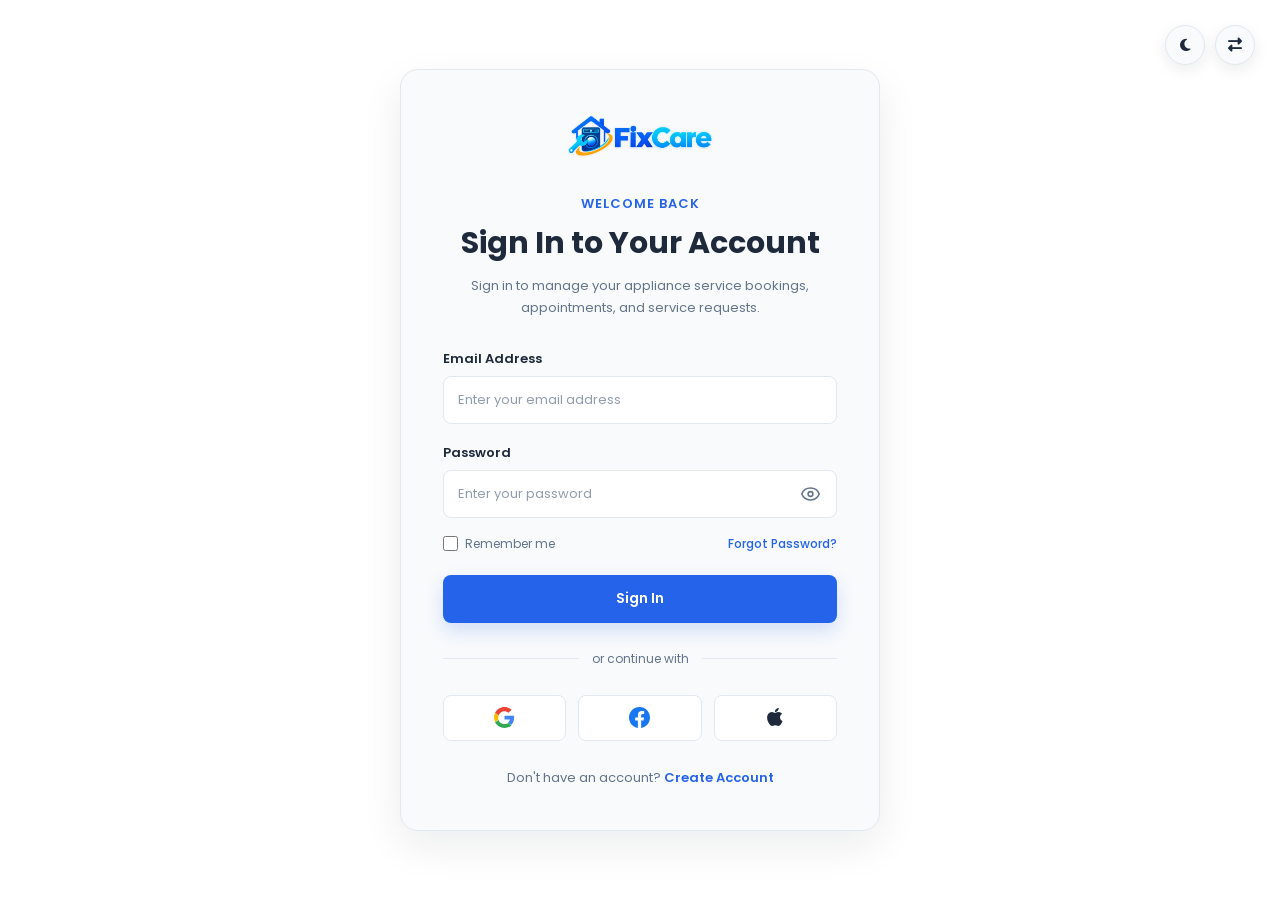
<file: login.html>
<!DOCTYPE html>

<html lang="en">

<head>
  <meta charset="UTF-8">
  <meta name="viewport" content="width=device-width, initial-scale=1.0">
  <title>FixCare - Home Appliance Repair</title>

  <!-- Favicon -->

  <link rel="icon" type="image/png" href="images/logo.png">

  <!-- Google Fonts -->

  <link rel="preconnect" href="https://fonts.googleapis.com">
  <link rel="preconnect" href="https://fonts.gstatic.com" crossorigin>
  <link href="https://fonts.googleapis.com/css2?family=Poppins:wght@300;400;500;600;700;800&display=swap" rel="stylesheet">

  <!-- Font Awesome -->

  <link rel="stylesheet" href="https://cdnjs.cloudflare.com/ajax/libs/font-awesome/6.7.2/css/all.min.css">

  <!-- CSS -->

  <link rel="stylesheet" href="css/style.css">
  <link rel="stylesheet" href="css/responsive.css">
</head>

<body>
    <!-- =========================================================
     LOGIN PAGE
========================================================= -->

<!-- ================= AUTH CONTROLS ================= -->

<div class="auth-controls">

    <button
        class="theme-toggle"
        id="themeToggle"
        aria-label="Toggle dark mode"
        type="button"
    >
        <i class="fa-solid fa-moon"></i>
    </button>

    <button
        class="rtl-toggle"
        id="rtlToggle"
        aria-label="Toggle RTL"
        type="button"
    >
        <i class="fa-solid fa-right-left"></i>
    </button>

</div>


<!-- ================= LOGIN SECTION ================= -->

<section class="loginform-section">

    <div class="loginform-card">


        <!-- ================= LOGO ================= -->

        <div class="loginform-logo">

            <a href="index.html" class="logo-link">

                <img
                    src="images/logo.png"
                    alt="Appliance Service Logo"
                >

            </a>

        </div>


        <!-- ================= HEADER ================= -->

        <div class="loginform-header">

            <span class="loginform-tag">
                Welcome Back
            </span>

            <h1>
                Sign In to Your Account
            </h1>

            <p>
                Sign in to manage your appliance service bookings,
                appointments, and service requests.
            </p>

        </div>


        <!-- ================= LOGIN FORM ================= -->

        <form
            class="loginform-form"
            action="#"
            method="post"
        >


            <!-- Email -->

            <div class="loginform-group">

                <label for="email">
                    Email Address
                </label>

                <input
                    type="email"
                    id="email"
                    name="email"
                    placeholder="Enter your email address"
                    autocomplete="email"
                    required
                >

            </div>


            <!-- Password -->

            <div class="loginform-group">

                <label for="password">
                    Password
                </label>

                <div class="loginform-password">

                    <input
                        type="password"
                        id="password"
                        name="password"
                        placeholder="Enter your password"
                        autocomplete="current-password"
                        required
                    >

                    <button
                        type="button"
                        class="loginform-eye"
                        aria-label="Show password"
                    >

                        <svg
                            width="20"
                            height="20"
                            viewBox="0 0 24 24"
                            fill="none"
                        >

                            <path
                                d="M1 12C2.8 7.5 6.9 4.5 12 4.5C17.1 4.5 21.2 7.5 23 12C21.2 16.5 17.1 19.5 12 19.5C6.9 19.5 2.8 16.5 1 12Z"
                                stroke="currentColor"
                                stroke-width="2"
                            />

                            <circle
                                cx="12"
                                cy="12"
                                r="3"
                                stroke="currentColor"
                                stroke-width="2"
                            />

                        </svg>

                    </button>

                </div>

            </div>


            <!-- ================= OPTIONS ================= -->

            <div class="loginform-options">

                <label class="loginform-remember">

                    <input
                        type="checkbox"
                        name="remember"
                    >

                    <span>
                        Remember me
                    </span>

                </label>


                <a
                    href="forgot-password.html"
                    class="loginform-forgot"
                >
                    Forgot Password?
                </a>

            </div>


            <!-- ================= LOGIN BUTTON ================= -->

            <button
                type="submit"
                class="loginform-btn"
            >
                Sign In
            </button>


        </form>


        <!-- ================= DIVIDER ================= -->

        <div class="loginform-divider">

            <span>
                or continue with
            </span>

        </div>


        <!-- ================= SOCIAL LOGIN ================= -->

        <div class="loginform-social">


            <!-- Google -->

            <a
                href="#"
                class="loginform-social-btn google"
                aria-label="Continue with Google"
            >

                <svg
                    width="22"
                    height="22"
                    viewBox="0 0 48 48"
                >

                    <path
                        fill="#EA4335"
                        d="M24 9.5c3.54 0 6.73 1.22 9.24 3.6l6.9-6.9C35.9 2.4 30.3 0 24 0 14.6 0 6.4 5.4 2.5 13.3l8 6.2C12.3 13.4 17.7 9.5 24 9.5z"
                    />

                    <path
                        fill="#4285F4"
                        d="M46.1 24.5c0-1.6-.14-3.1-.4-4.5H24v8.6h12.4c-.54 2.9-2.2 5.3-4.7 7l7.3 5.7c4.3-4 6.8-9.8 6.8-16.8z"
                    />

                    <path
                        fill="#FBBC05"
                        d="M10.5 28.5c-.5-1.5-.8-3-.8-4.5s.3-3 .8-4.5l-8-6.2C.9 16.5 0 20.1 0 24s.9 7.5 2.5 10.7l8-6.2z"
                    />

                    <path
                        fill="#34A853"
                        d="M24 48c6.5 0 12-2.1 16-5.8l-7.3-5.7c-2 1.4-4.7 2.3-8.7 2.3-6.3 0-11.7-3.9-13.6-9.3l-8 6.2C6.4 42.6 14.6 48 24 48z"
                    />

                </svg>

            </a>


            <!-- Facebook -->

            <a
                href="#"
                class="loginform-social-btn facebook"
                aria-label="Continue with Facebook"
            >

                <svg
                    width="22"
                    height="22"
                    viewBox="0 0 24 24"
                    fill="#1877F2"
                >

                    <path
                        d="M24 12.07C24 5.4 18.63 0 12 0S0 5.4 0 12.07C0 18.1 4.39 23.09 10.13 24v-8.44H7.08v-3.49h3.05V9.41c0-3.03 1.79-4.7 4.53-4.7 1.31 0 2.68.24 2.68.24v2.97h-1.51c-1.49 0-1.95.93-1.95 1.88v2.26h3.32l-.53 3.49h-2.79V24C19.61 23.09 24 18.1 24 12.07z"
                    />

                </svg>

            </a>


            <!-- Apple -->

            <a
                href="#"
                class="loginform-social-btn apple"
                aria-label="Continue with Apple"
            >

                <i class="fa-brands fa-apple"></i>

            </a>

        </div>


        <!-- ================= REGISTER ================= -->

        <div class="loginform-footer">

            <p>

                Don't have an account?

                <a href="register.html">
                    Create Account
                </a>

            </p>

        </div>


    </div>

</section>

<!-- =============== END LOGIN SECTION =============== -->
  <!-- JS -->

  <script src="js/script.js"></script>

</body>
</html>
</file>
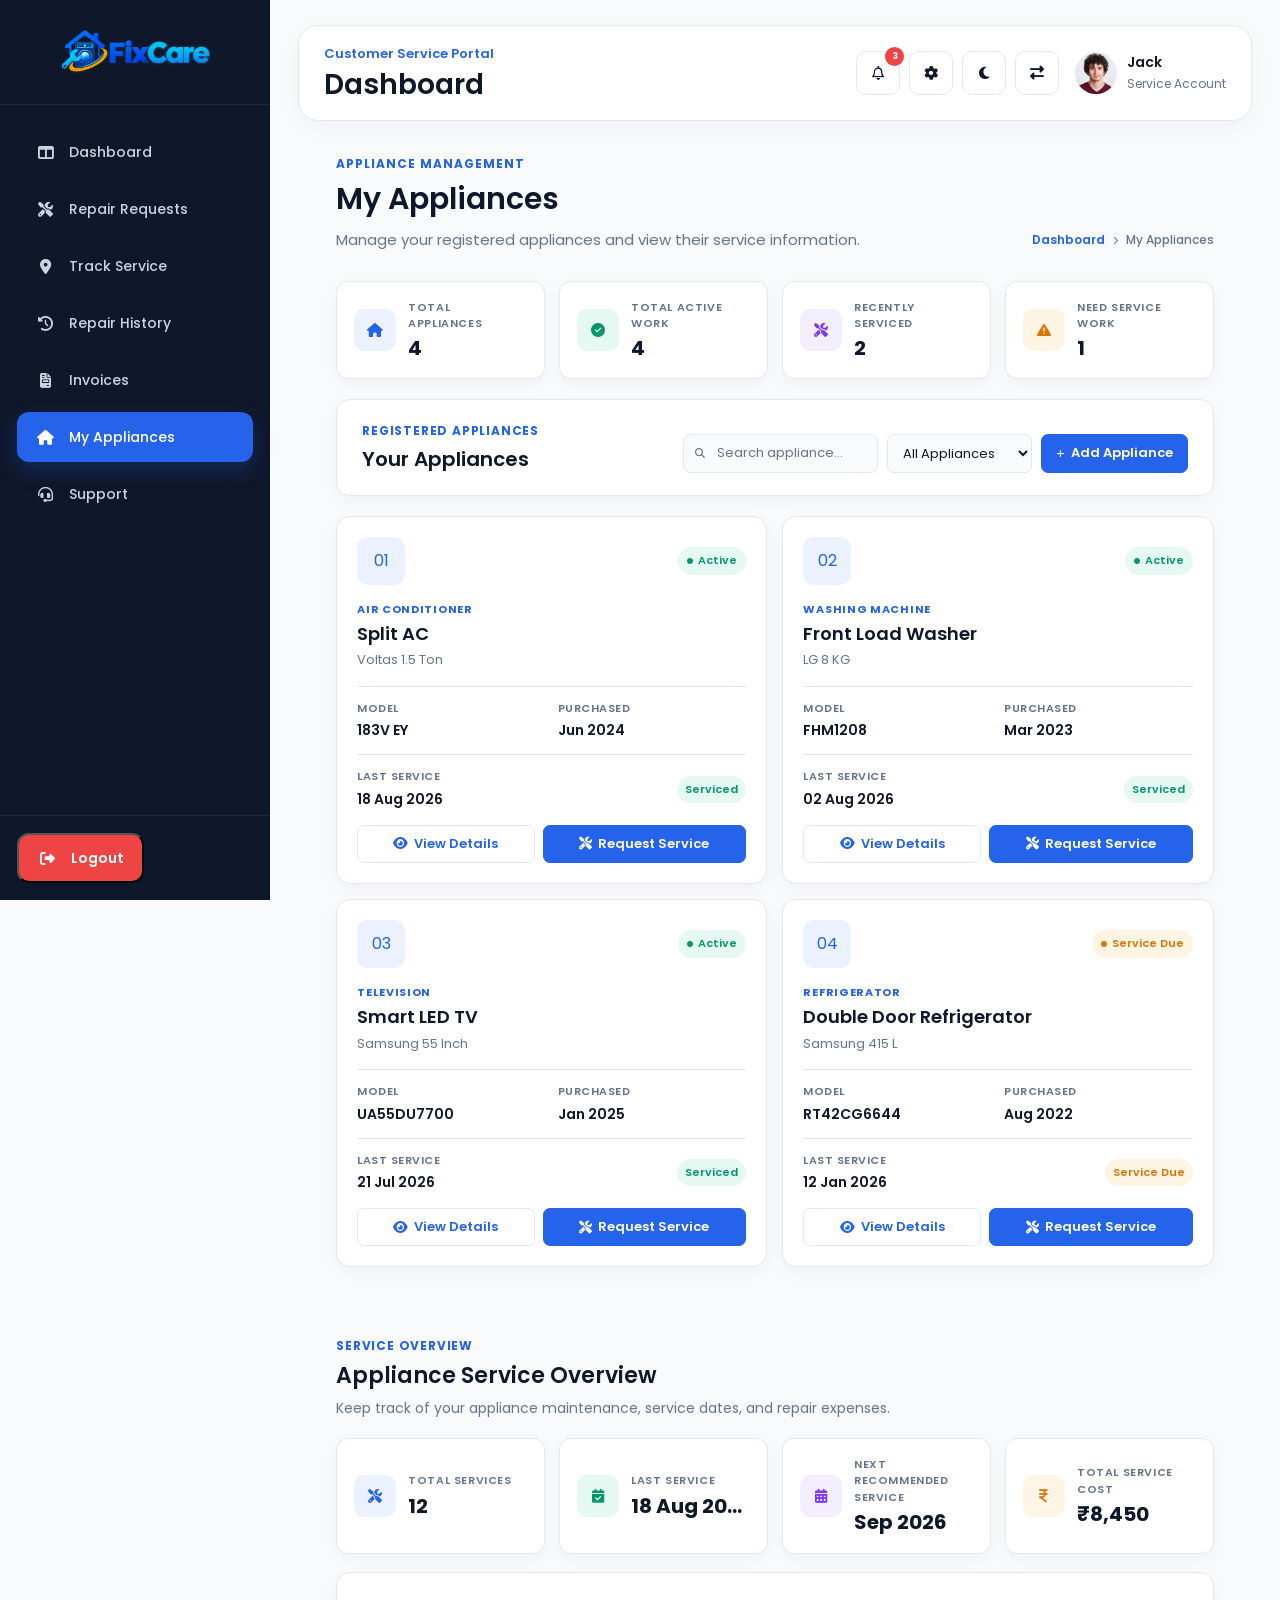
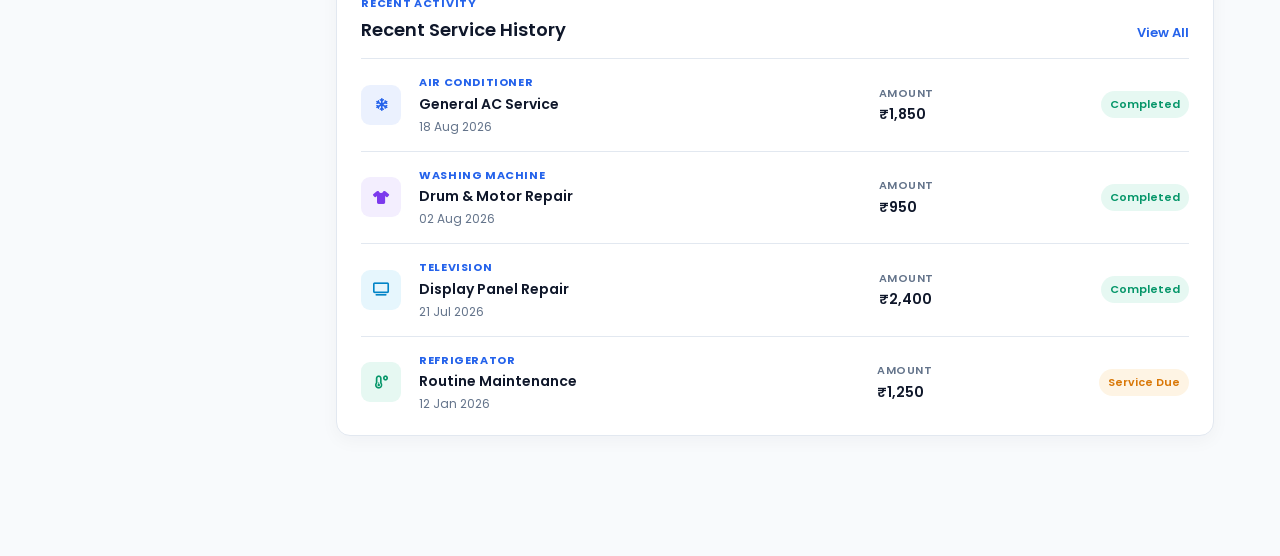
<file: my-appliances.html>
<!DOCTYPE html>

<html lang="en">

<head>
  <meta charset="UTF-8">
  <meta name="viewport" content="width=device-width, initial-scale=1.0">
  <title>FixCare - Home Appliance Repair</title>

  <!-- Favicon -->

  <link rel="icon" type="image/png" href="images/logo.png">

  <!-- Google Fonts -->

  <link rel="preconnect" href="https://fonts.googleapis.com">
  <link rel="preconnect" href="https://fonts.gstatic.com" crossorigin>
  <link href="https://fonts.googleapis.com/css2?family=Poppins:wght@300;400;500;600;700;800&display=swap" rel="stylesheet">

  <!-- Font Awesome -->

  <link rel="stylesheet" href="https://cdnjs.cloudflare.com/ajax/libs/font-awesome/6.7.2/css/all.min.css">

  <!-- CSS -->

  <link rel="stylesheet" href="css/dashboard.css">
  <link rel="stylesheet" href="css/dash-res.css">
</head>

<body>
    <!-- =========================================================
     CUSTOMER DASHBOARD
     PART 1: SIDEBAR + HEADER + HERO
========================================================= -->

<div class="customer-dashboard">


    <!-- =====================================================
         MOBILE SIDEBAR OVERLAY
    ====================================================== -->

    <div
        class="customer-sidebar-overlay"
        id="customerSidebarOverlay">
    </div>


    <!-- =====================================================
         SIDEBAR
    ====================================================== -->

    <aside
        class="customer-sidebar"
        id="customerSidebar">


        <!-- Sidebar Logo -->

        <div class="customer-sidebar-logo">

            <a href="index.html">

                <img
                    src="images/logo.png"
                    alt="Appliance Service"
                >

            </a>


            <!-- Mobile Close -->

            <button
                type="button"
                class="customer-sidebar-close"
                id="customerSidebarClose"
                aria-label="Close menu">

                <i class="fa-solid fa-xmark"></i>

            </button>

        </div>


        <!-- Sidebar Navigation -->

        <nav class="customer-sidebar-nav">


            <a
                href="dashboard.html"
                class="customer-nav-link">

                <i class="fa-solid fa-table-columns"></i>

                <span>
                    Dashboard
                </span>

            </a>


            <a
                href="repair-request.html"
                class="customer-nav-link">

                <i class="fa-solid fa-screwdriver-wrench"></i>

                <span>
                    Repair Requests
                </span>

            </a>


            


            <a
                href="track-service.html"
                class="customer-nav-link">

                <i class="fa-solid fa-location-dot"></i>

                <span>
                    Track Service
                </span>

            </a>


            <a
                href="repair-history.html"
                class="customer-nav-link">

                <i class="fa-solid fa-clock-rotate-left"></i>

                <span>
                    Repair History
                </span>

            </a>


            <a
                href="invoices.html"
                class="customer-nav-link">

                <i class="fa-solid fa-file-invoice"></i>

                <span>
                    Invoices
                </span>

            </a>


            <a
                href="my-appliances.html"
                class="customer-nav-link active">

                <i class="fa-solid fa-house"></i>

                <span>
                    My Appliances
                </span>

            </a>


            <a
                href="support.html"
                class="customer-nav-link">

                <i class="fa-solid fa-headset"></i>

                <span>
                    Support
                </span>

            </a>

        </nav>


        <!-- Sidebar Bottom -->

<div class="customer-sidebar-bottom">

    <button
        type="button"
        class="customer-logout"
        id="logoutBtn">

        <i class="fa-solid fa-right-from-bracket"></i>

        <span>
            Logout
        </span>

    </button>

</div>

    </aside>
    <!-- =====================================================
         MAIN DASHBOARD
    ====================================================== -->

    <main class="customer-dashboard-main">


        <!-- =================================================
             TOP HEADER
        ================================================== -->

        <header class="customer-dashboard-header">


            <!-- Hamburger -->

            <button
                type="button"
                class="customer-menu-toggle"
                id="customerMenuToggle"
                aria-label="Open menu"
                aria-expanded="false">

                <i class="fa-solid fa-bars"></i>

            </button>


            <!-- Header Title -->

            <div class="customer-header-title">

                <span>
                    Customer Service Portal
                </span>

                <h1>
                    Dashboard
                </h1>

            </div>


            <!-- Header Actions -->

            <div class="customer-header-actions">


                <!-- Notification -->

                <button
                    type="button"
                    class="customer-header-btn customer-notification-btn"
                    aria-label="Notifications">

                    <i class="fa-regular fa-bell"></i>

                    <span class="customer-notification-count">
                        3
                    </span>

                </button>


                <!-- Settings -->

                <a
                    href="settings.html"
                    class="customer-header-btn"
                    aria-label="Settings">

                    <i class="fa-solid fa-gear"></i>

                </a>


                <!-- Dark Mode -->

                <button
                    type="button"
                    class="customer-header-btn theme-toggle"
                    id="themeToggle"
                    aria-label="Toggle dark mode">

                    <i class="fa-solid fa-moon"></i>

                </button>


                <!-- RTL -->

                <button
                    type="button"
                    class="customer-header-btn rtl-toggle"
                    id="rtlToggle"
                    aria-label="Toggle RTL">

                    <i class="fa-solid fa-right-left"></i>

                </button>


                <!-- Customer Profile -->

                <a
                    href="profile.html"
                    class="customer-profile">


                    <div class="customer-profile-image">

                        <img
                            src="images/profile.jpg"
                            alt="Customer">

                    </div>


                    <div class="customer-profile-info">

                        <strong>
                            Jack
                        </strong>

                        <span>
                            Service Account
                        </span>

                    </div>

                </a>

            </div>

        </header>
<!-- =========================================================
     MY APPLIANCES PAGE
     PART 1 - HTML ONLY
     SECTION ONLY
========================================================= -->

<main class="my-appliances-page">


    <!-- =====================================================
         PAGE HEADER
    ====================================================== -->

    <section class="my-appliances-header">

        <div class="my-appliances-header-content">

            <span class="my-appliances-label">
                APPLIANCE MANAGEMENT
            </span>

            <h2>
                My Appliances
            </h2>

            <p>
                Manage your registered appliances and view
                their service information.
            </p>

        </div>


        <!-- Breadcrumb -->

        <div class="my-appliances-breadcrumb">

            <a href="dashboard.html">
                Dashboard
            </a>

            <i class="fa-solid fa-chevron-right"></i>

            <span>
                My Appliances
            </span>

        </div>

    </section>



    <!-- =====================================================
         MAIN APPLIANCES SECTION
    ====================================================== -->

    <section class="my-appliances-section">

        <div class="my-appliances-container">


            <!-- =================================================
                 SUMMARY CARDS
            ================================================== -->

            <div class="appliance-summary">


                <!-- Total Appliances -->

                <div class="appliance-summary-card">

                    <div class="appliance-summary-icon">

                        <i class="fa-solid fa-house"></i>

                    </div>

                    <div>

                        <span>
                            TOTAL APPLIANCES
                        </span>

                        <strong>
                            4
                        </strong>

                    </div>

                </div>



                <!-- Active Appliances -->

                <div class="appliance-summary-card">

                    <div class="appliance-summary-icon active">

                        <i class="fa-solid fa-circle-check"></i>

                    </div>

                    <div>

                        <span>
                            TOTAL ACTIVE WORK
                        </span>

                        <strong>
                            4
                        </strong>

                    </div>

                </div>



                <!-- Recently Serviced -->

                <div class="appliance-summary-card">

                    <div class="appliance-summary-icon service">

                        <i class="fa-solid fa-screwdriver-wrench"></i>

                    </div>

                    <div>

                        <span>
                            RECENTLY SERVICED
                        </span>

                        <strong>
                            2
                        </strong>

                    </div>

                </div>



                <!-- Need Service -->

                <div class="appliance-summary-card">

                    <div class="appliance-summary-icon warning">

                        <i class="fa-solid fa-triangle-exclamation"></i>

                    </div>

                    <div>

                        <span>
                            NEED SERVICE WORK
                        </span>

                        <strong>
                            1
                        </strong>

                    </div>

                </div>


            </div>



            <!-- =================================================
                 APPLIANCE TOOLBAR
            ================================================== -->

            <div class="appliance-toolbar">


                <div class="appliance-toolbar-title">

                    <span>
                        REGISTERED APPLIANCES
                    </span>

                    <h3>
                        Your Appliances
                    </h3>

                </div>


                <div class="appliance-toolbar-actions">

                    <!-- Search -->

                    <div class="appliance-search">

                        <i class="fa-solid fa-magnifying-glass"></i>

                        <input
                            type="text"
                            id="appliance-search"
                            placeholder="Search appliance..."
                        >

                    </div>


                    <!-- Filter -->

                    <div class="appliance-filter">

                        <select id="appliance-filter">

                            <option value="all">
                                All Appliances
                            </option>

                            <option value="active">
                                Active
                            </option>

                            <option value="service">
                                Recently Serviced
                            </option>

                            <option value="attention">
                                Need Service
                            </option>

                        </select>

                    </div>


                    <!-- Add Appliance -->

                    <a
                        href="#"
                        class="add-appliance-btn">

                        <i class="fa-solid fa-plus"></i>

                        Add Appliance

                    </a>

                </div>

            </div>



            <!-- =================================================
                 APPLIANCE GRID
            ================================================== -->

            <div class="appliance-grid">


                <!-- =================================================
                     AIR CONDITIONER
                ================================================== -->

                <article class="appliance-card">

                    <div class="appliance-card-top">

                        <div class="appliance-card-icon ac">
    <span>01</span>
</div>

                        <span class="appliance-status active">

                            <i class="fa-solid fa-circle"></i>

                            Active

                        </span>

                    </div>


                    <div class="appliance-card-content">

                        <span class="appliance-type">
                            AIR CONDITIONER
                        </span>

                        <h4>
                            Split AC
                        </h4>

                        <p>
                            Voltas 1.5 Ton
                        </p>

                    </div>


                    <div class="appliance-card-details">

                        <div>

                            <span>
                                MODEL
                            </span>

                            <strong>
                                183V EY
                            </strong>

                        </div>

                        <div>

                            <span>
                                PURCHASED
                            </span>

                            <strong>
                                Jun 2024
                            </strong>

                        </div>

                    </div>


                    <div class="appliance-card-service">

                        <div>

                            <span>
                                LAST SERVICE
                            </span>

                            <strong>
                                18 Aug 2026
                            </strong>

                        </div>

                        <span class="service-status completed">
                            Serviced
                        </span>

                    </div>


                    <div class="appliance-card-actions">

                        <a
                            href="#"
                            class="appliance-view-btn">

                            <i class="fa-solid fa-eye"></i>

                            View Details

                        </a>

                        <a
                            href="repair-request.html"
                            class="appliance-service-btn">

                            <i class="fa-solid fa-screwdriver-wrench"></i>

                            Request Service

                        </a>

                    </div>

                </article>



                <!-- =================================================
                     WASHING MACHINE
                ================================================== -->

                <article class="appliance-card">

                    <div class="appliance-card-top">

                        <div class="appliance-card-icon ac">
    <span>02</span>
</div>

                        <span class="appliance-status active">

                            <i class="fa-solid fa-circle"></i>

                            Active

                        </span>

                    </div>


                    <div class="appliance-card-content">

                        <span class="appliance-type">
                            WASHING MACHINE
                        </span>

                        <h4>
                            Front Load Washer
                        </h4>

                        <p>
                            LG 8 KG
                        </p>

                    </div>


                    <div class="appliance-card-details">

                        <div>

                            <span>
                                MODEL
                            </span>

                            <strong>
                                FHM1208
                            </strong>

                        </div>

                        <div>

                            <span>
                                PURCHASED
                            </span>

                            <strong>
                                Mar 2023
                            </strong>

                        </div>

                    </div>


                    <div class="appliance-card-service">

                        <div>

                            <span>
                                LAST SERVICE
                            </span>

                            <strong>
                                02 Aug 2026
                            </strong>

                        </div>

                        <span class="service-status completed">
                            Serviced
                        </span>

                    </div>


                    <div class="appliance-card-actions">

                        <a
                            href="#"
                            class="appliance-view-btn">

                            <i class="fa-solid fa-eye"></i>

                            View Details

                        </a>

                        <a
                            href="repair-request.html"
                            class="appliance-service-btn">

                            <i class="fa-solid fa-screwdriver-wrench"></i>

                            Request Service

                        </a>

                    </div>

                </article>



                <!-- =================================================
                     TELEVISION
                ================================================== -->

                <article class="appliance-card">

                    <div class="appliance-card-top">

                        <div class="appliance-card-icon ac">
    <span>03</span>
</div>

                        <span class="appliance-status active">

                            <i class="fa-solid fa-circle"></i>

                            Active

                        </span>

                    </div>


                    <div class="appliance-card-content">

                        <span class="appliance-type">
                            TELEVISION
                        </span>

                        <h4>
                            Smart LED TV
                        </h4>

                        <p>
                            Samsung 55 Inch
                        </p>

                    </div>


                    <div class="appliance-card-details">

                        <div>

                            <span>
                                MODEL
                            </span>

                            <strong>
                                UA55DU7700
                            </strong>

                        </div>

                        <div>

                            <span>
                                PURCHASED
                            </span>

                            <strong>
                                Jan 2025
                            </strong>

                        </div>

                    </div>


                    <div class="appliance-card-service">

                        <div>

                            <span>
                                LAST SERVICE
                            </span>

                            <strong>
                                21 Jul 2026
                            </strong>

                        </div>

                        <span class="service-status completed">
                            Serviced
                        </span>

                    </div>


                    <div class="appliance-card-actions">

                        <a
                            href="#"
                            class="appliance-view-btn">

                            <i class="fa-solid fa-eye"></i>

                            View Details

                        </a>

                        <a
                            href="repair-request.html"
                            class="appliance-service-btn">

                            <i class="fa-solid fa-screwdriver-wrench"></i>

                            Request Service

                        </a>

                    </div>

                </article>



                <!-- =================================================
                     REFRIGERATOR
                ================================================== -->

                <article class="appliance-card needs-service">

                    <div class="appliance-card-top">

                       <div class="appliance-card-icon ac">
    <span>04</span>
</div>

                        <span class="appliance-status attention">

                            <i class="fa-solid fa-circle"></i>

                            Service Due

                        </span>

                    </div>


                    <div class="appliance-card-content">

                        <span class="appliance-type">
                            REFRIGERATOR
                        </span>

                        <h4>
                            Double Door Refrigerator
                        </h4>

                        <p>
                            Samsung 415 L
                        </p>

                    </div>


                    <div class="appliance-card-details">

                        <div>

                            <span>
                                MODEL
                            </span>

                            <strong>
                                RT42CG6644
                            </strong>

                        </div>

                        <div>

                            <span>
                                PURCHASED
                            </span>

                            <strong>
                                Aug 2022
                            </strong>

                        </div>

                    </div>


                    <div class="appliance-card-service">

                        <div>

                            <span>
                                LAST SERVICE
                            </span>

                            <strong>
                                12 Jan 2026
                            </strong>

                        </div>

                        <span class="service-status due">
                            Service Due
                        </span>

                    </div>


                    <div class="appliance-card-actions">

                        <a
                            href="#"
                            class="appliance-view-btn">

                            <i class="fa-solid fa-eye"></i>

                            View Details

                        </a>

                        <a
                            href="repair-request.html"
                            class="appliance-service-btn">

                            <i class="fa-solid fa-screwdriver-wrench"></i>

                            Request Service

                        </a>

                    </div>

                </article>


            </div>


        </div>

    </section>
<!-- =========================================================
     APPLIANCE SERVICE OVERVIEW
     PART 1 - HTML ONLY
     SECTION ONLY
========================================================= -->

<section class="appliance-service-overview">

    <div class="appliance-service-container">


        <!-- =================================================
             SECTION HEADER
        ================================================== -->

        <div class="appliance-service-header">

            <div>

                <span class="appliance-service-label">
                    SERVICE OVERVIEW
                </span>

                <h3>
                    Appliance Service Overview
                </h3>

                <p>
                    Keep track of your appliance maintenance,
                    service dates, and repair expenses.
                </p>

            </div>

        </div>



        <!-- =================================================
             SERVICE SUMMARY CARDS
        ================================================== -->

        <div class="appliance-service-summary">


            <!-- Total Services -->

            <div class="appliance-service-summary-card">

                <div class="appliance-service-summary-icon total">

                    <i class="fa-solid fa-screwdriver-wrench"></i>

                </div>

                <div>

                    <span>
                        TOTAL SERVICES
                    </span>

                    <strong>
                        12
                    </strong>

                </div>

            </div>



            <!-- Last Service -->

            <div class="appliance-service-summary-card">

                <div class="appliance-service-summary-icon last">

                    <i class="fa-solid fa-calendar-check"></i>

                </div>

                <div>

                    <span>
                        LAST SERVICE
                    </span>

                    <strong>
                        18 Aug 2026
                    </strong>

                </div>

            </div>



            <!-- Next Service -->

            <div class="appliance-service-summary-card">

                <div class="appliance-service-summary-icon next">

                    <i class="fa-solid fa-calendar-days"></i>

                </div>

                <div>

                    <span>
                        NEXT RECOMMENDED SERVICE
                    </span>

                    <strong>
                        Sep 2026
                    </strong>

                </div>

            </div>



            <!-- Service Cost -->

            <div class="appliance-service-summary-card">

                <div class="appliance-service-summary-icon cost">

                    <i class="fa-solid fa-indian-rupee-sign"></i>

                </div>

                <div>

                    <span>
                        TOTAL SERVICE COST
                    </span>

                    <strong>
                        ₹8,450
                    </strong>

                </div>

            </div>


        </div>



        <!-- =================================================
             SERVICE HISTORY
        ================================================== -->

        <div class="appliance-service-history">


            <!-- History Header -->

            <div class="appliance-service-history-header">

                <div>

                    <span>
                        RECENT ACTIVITY
                    </span>

                    <h4>
                        Recent Service History
                    </h4>

                </div>

                <a href="repair-history.html">
                    View All
                </a>

            </div>



            <!-- =================================================
                 SERVICE ITEM 1
            ================================================== -->

            <div class="appliance-service-history-item">

                <div class="appliance-service-history-icon ac">

                    <i class="fa-solid fa-snowflake"></i>

                </div>

                <div class="appliance-service-history-info">

                    <span>
                        AIR CONDITIONER
                    </span>

                    <strong>
                        General AC Service
                    </strong>

                    <small>
                        18 Aug 2026
                    </small>

                </div>

                <div class="appliance-service-history-amount">

                    <span>
                        AMOUNT
                    </span>

                    <strong>
                        ₹1,850
                    </strong>

                </div>

                <span class="appliance-service-history-status completed">
                    Completed
                </span>

            </div>



            <!-- =================================================
                 SERVICE ITEM 2
            ================================================== -->

            <div class="appliance-service-history-item">

                <div class="appliance-service-history-icon washing">

                    <i class="fa-solid fa-shirt"></i>

                </div>

                <div class="appliance-service-history-info">

                    <span>
                        WASHING MACHINE
                    </span>

                    <strong>
                        Drum & Motor Repair
                    </strong>

                    <small>
                        02 Aug 2026
                    </small>

                </div>

                <div class="appliance-service-history-amount">

                    <span>
                        AMOUNT
                    </span>

                    <strong>
                        ₹950
                    </strong>

                </div>

                <span class="appliance-service-history-status completed">
                    Completed
                </span>

            </div>



            <!-- =================================================
                 SERVICE ITEM 3
            ================================================== -->

            <div class="appliance-service-history-item">

                <div class="appliance-service-history-icon tv">

                    <i class="fa-solid fa-tv"></i>

                </div>

                <div class="appliance-service-history-info">

                    <span>
                        TELEVISION
                    </span>

                    <strong>
                        Display Panel Repair
                    </strong>

                    <small>
                        21 Jul 2026
                    </small>

                </div>

                <div class="appliance-service-history-amount">

                    <span>
                        AMOUNT
                    </span>

                    <strong>
                        ₹2,400
                    </strong>

                </div>

                <span class="appliance-service-history-status completed">
                    Completed
                </span>

            </div>



            <!-- =================================================
                 SERVICE ITEM 4
            ================================================== -->

            <div class="appliance-service-history-item">

                <div class="appliance-service-history-icon refrigerator">

                    <i class="fa-solid fa-temperature-low"></i>

                </div>

                <div class="appliance-service-history-info">

                    <span>
                        REFRIGERATOR
                    </span>

                    <strong>
                        Routine Maintenance
                    </strong>

                    <small>
                        12 Jan 2026
                    </small>

                </div>

                <div class="appliance-service-history-amount">

                    <span>
                        AMOUNT
                    </span>

                    <strong>
                        ₹1,250
                    </strong>

                </div>

                <span class="appliance-service-history-status pending">
                    Service Due
                </span>

            </div>


        </div>


    </div>

</section>

</main>





</main>

</div>
 <!-- JS -->
<!-- =========================================================
     LOGOUT CONFIRMATION POPUP
========================================================= -->

<div class="logout-modal-overlay" id="logoutModal">

    <div class="logout-modal">

        <!-- Icon -->
        <div class="logout-modal-icon">
            <i class="fa-solid fa-right-from-bracket"></i>
        </div>

        <!-- Message -->
        <h2>
            Are you sure you want to<br>
            logout?
        </h2>

        <!-- Buttons -->
        <div class="logout-modal-actions">

            <button
                type="button"
                class="logout-confirm-btn"
                id="logoutConfirm">
                Yes
            </button>

            <button
                type="button"
                class="logout-cancel-btn"
                id="logoutCancel">
                No
            </button>

        </div>

    </div>

</div>
  <script src="js/dash.js"></script>

</body>
</html>
</file>
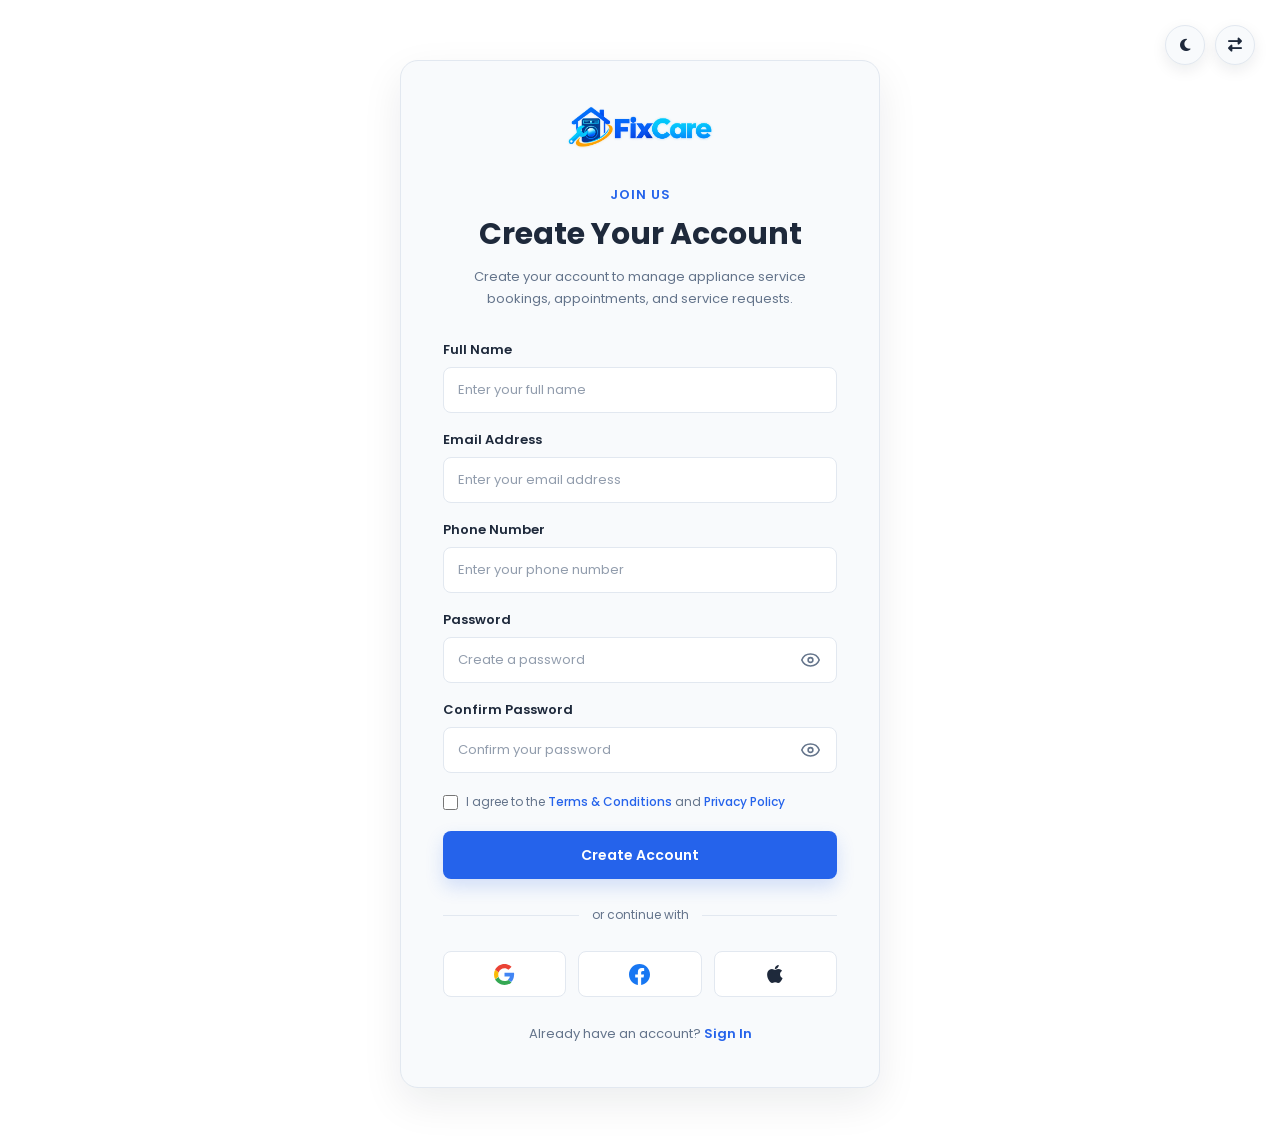
<file: register.html>
<!DOCTYPE html>

<html lang="en">

<head>
  <meta charset="UTF-8">
  <meta name="viewport" content="width=device-width, initial-scale=1.0">
  <title>FixCare - Home Appliance Repair</title>

  <!-- Favicon -->

  <link rel="icon" type="image/png" href="images/logo.png">

  <!-- Google Fonts -->

  <link rel="preconnect" href="https://fonts.googleapis.com">
  <link rel="preconnect" href="https://fonts.gstatic.com" crossorigin>
  <link href="https://fonts.googleapis.com/css2?family=Poppins:wght@300;400;500;600;700;800&display=swap" rel="stylesheet">

  <!-- Font Awesome -->

  <link rel="stylesheet" href="https://cdnjs.cloudflare.com/ajax/libs/font-awesome/6.7.2/css/all.min.css">

  <!-- CSS -->

  <link rel="stylesheet" href="css/style.css">
  <link rel="stylesheet" href="css/responsive.css">
</head>

<body>
<!-- =========================================================
     REGISTER PAGE
========================================================= -->

<!-- ================= AUTH CONTROLS ================= -->

<div class="auth-controls">

    <button
        class="theme-toggle"
        id="themeToggle"
        aria-label="Toggle dark mode"
        type="button"
    >
        <i class="fa-solid fa-moon"></i>
    </button>

    <button
        class="rtl-toggle"
        id="rtlToggle"
        aria-label="Toggle RTL"
        type="button"
    >
        <i class="fa-solid fa-right-left"></i>
    </button>

</div>

<!-- ================= REGISTER SECTION ================= -->

<section class="registerform-section">

    <div class="registerform-card">


        <!-- ================= LOGO ================= -->

        <div class="registerform-logo">

            <a href="index.html" class="logo-link">

                <img
                    src="images/logo.png"
                    alt="Appliance Service Logo"
                >

            </a>

        </div>


        <!-- ================= HEADER ================= -->

        <div class="registerform-header">

            <span class="registerform-tag">
                Join Us
            </span>

            <h1>
                Create Your Account
            </h1>

            <p>
                Create your account to manage appliance service
                bookings, appointments, and service requests.
            </p>

        </div>


        <!-- ================= REGISTER FORM ================= -->

        <form
            class="registerform-form"
            action="#"
            method="post"
        >


            <!-- Full Name -->

            <div class="registerform-group">

                <label for="fullname">
                    Full Name
                </label>

                <input
                    type="text"
                    id="fullname"
                    name="fullname"
                    placeholder="Enter your full name"
                    autocomplete="name"
                    required
                >

            </div>


            <!-- Email -->

            <div class="registerform-group">

                <label for="register-email">
                    Email Address
                </label>

                <input
                    type="email"
                    id="register-email"
                    name="email"
                    placeholder="Enter your email address"
                    autocomplete="email"
                    required
                >

            </div>


            <!-- Phone -->

            <div class="registerform-group">

                <label for="phone">
                    Phone Number
                </label>

                <input
                    type="tel"
                    id="phone"
                    name="phone"
                    placeholder="Enter your phone number"
                    autocomplete="tel"
                    required
                >

            </div>


            <!-- Password -->

            <div class="registerform-group">

                <label for="register-password">
                    Password
                </label>

                <div class="registerform-password">

                    <input
                        type="password"
                        id="register-password"
                        name="password"
                        placeholder="Create a password"
                        autocomplete="new-password"
                        required
                    >

                    <button
                        type="button"
                        class="registerform-eye"
                        aria-label="Show password"
                    >

                        <svg
                            width="20"
                            height="20"
                            viewBox="0 0 24 24"
                            fill="none"
                        >

                            <path
                                d="M1 12C2.8 7.5 6.9 4.5 12 4.5C17.1 4.5 21.2 7.5 23 12C21.2 16.5 17.1 19.5 12 19.5C6.9 19.5 2.8 16.5 1 12Z"
                                stroke="currentColor"
                                stroke-width="2"
                            />

                            <circle
                                cx="12"
                                cy="12"
                                r="3"
                                stroke="currentColor"
                                stroke-width="2"
                            />

                        </svg>

                    </button>

                </div>

            </div>


            <!-- Confirm Password -->

            <div class="registerform-group">

                <label for="confirm-password">
                    Confirm Password
                </label>

                <div class="registerform-password">

                    <input
                        type="password"
                        id="confirm-password"
                        name="confirm-password"
                        placeholder="Confirm your password"
                        autocomplete="new-password"
                        required
                    >

                    <button
                        type="button"
                        class="registerform-eye"
                        aria-label="Show password"
                    >

                        <svg
                            width="20"
                            height="20"
                            viewBox="0 0 24 24"
                            fill="none"
                        >

                            <path
                                d="M1 12C2.8 7.5 6.9 4.5 12 4.5C17.1 4.5 21.2 7.5 23 12C21.2 16.5 17.1 19.5 12 19.5C6.9 19.5 2.8 16.5 1 12Z"
                                stroke="currentColor"
                                stroke-width="2"
                            />

                            <circle
                                cx="12"
                                cy="12"
                                r="3"
                                stroke="currentColor"
                                stroke-width="2"
                            />

                        </svg>

                    </button>

                </div>

            </div>


            <!-- Terms -->

            <label class="registerform-terms">

                <input
                    type="checkbox"
                    name="terms"
                    required
                >

                <span>
                    I agree to the
                    <a href="#">Terms &amp; Conditions</a>
                    and
                    <a href="#">Privacy Policy</a>
                </span>

            </label>


            <!-- Create Account Button -->

            <button
                type="submit"
                class="registerform-btn"
            >
                Create Account
            </button>


        </form>


        <!-- ================= DIVIDER ================= -->

        <div class="registerform-divider">

            <span>
                or continue with
            </span>

        </div>


        <!-- ================= SOCIAL LOGIN ================= -->

        <div class="registerform-social">

             <!-- Google -->

            <a
                href="#"
                class="loginform-social-btn google"
                aria-label="Continue with Google"
            >

                <svg
                    width="22"
                    height="22"
                    viewBox="0 0 48 48"
                >

                    <path
                        fill="#EA4335"
                        d="M24 9.5c3.54 0 6.73 1.22 9.24 3.6l6.9-6.9C35.9 2.4 30.3 0 24 0 14.6 0 6.4 5.4 2.5 13.3l8 6.2C12.3 13.4 17.7 9.5 24 9.5z"
                    />

                    <path
                        fill="#4285F4"
                        d="M46.1 24.5c0-1.6-.14-3.1-.4-4.5H24v8.6h12.4c-.54 2.9-2.2 5.3-4.7 7l7.3 5.7c4.3-4 6.8-9.8 6.8-16.8z"
                    />

                    <path
                        fill="#FBBC05"
                        d="M10.5 28.5c-.5-1.5-.8-3-.8-4.5s.3-3 .8-4.5l-8-6.2C.9 16.5 0 20.1 0 24s.9 7.5 2.5 10.7l8-6.2z"
                    />

                    <path
                        fill="#34A853"
                        d="M24 48c6.5 0 12-2.1 16-5.8l-7.3-5.7c-2 1.4-4.7 2.3-8.7 2.3-6.3 0-11.7-3.9-13.6-9.3l-8 6.2C6.4 42.6 14.6 48 24 48z"
                    />

                </svg>

            </a>


            <!-- Facebook -->

            <a
                href="#"
                class="loginform-social-btn facebook"
                aria-label="Continue with Facebook"
            >

                <svg
                    width="22"
                    height="22"
                    viewBox="0 0 24 24"
                    fill="#1877F2"
                >

                    <path
                        d="M24 12.07C24 5.4 18.63 0 12 0S0 5.4 0 12.07C0 18.1 4.39 23.09 10.13 24v-8.44H7.08v-3.49h3.05V9.41c0-3.03 1.79-4.7 4.53-4.7 1.31 0 2.68.24 2.68.24v2.97h-1.51c-1.49 0-1.95.93-1.95 1.88v2.26h3.32l-.53 3.49h-2.79V24C19.61 23.09 24 18.1 24 12.07z"
                    />

                </svg>

            </a>



            <!-- Apple -->
            <a
                href="#"
                class="registerform-social-btn"
                aria-label="Continue with Apple"
            >
                <i class="fa-brands fa-apple"></i>
            </a>

        </div>


        <!-- ================= FOOTER ================= -->

        <div class="registerform-footer">

            <p>
                Already have an account?

                <a href="login.html">
                    Sign In
                </a>
            </p>

        </div>


    </div>

</section>

<!-- =============== END REGISTER SECTION =============== -->
 <!-- JS -->

  <script src="js/script.js"></script>

</body>
</html>
</file>
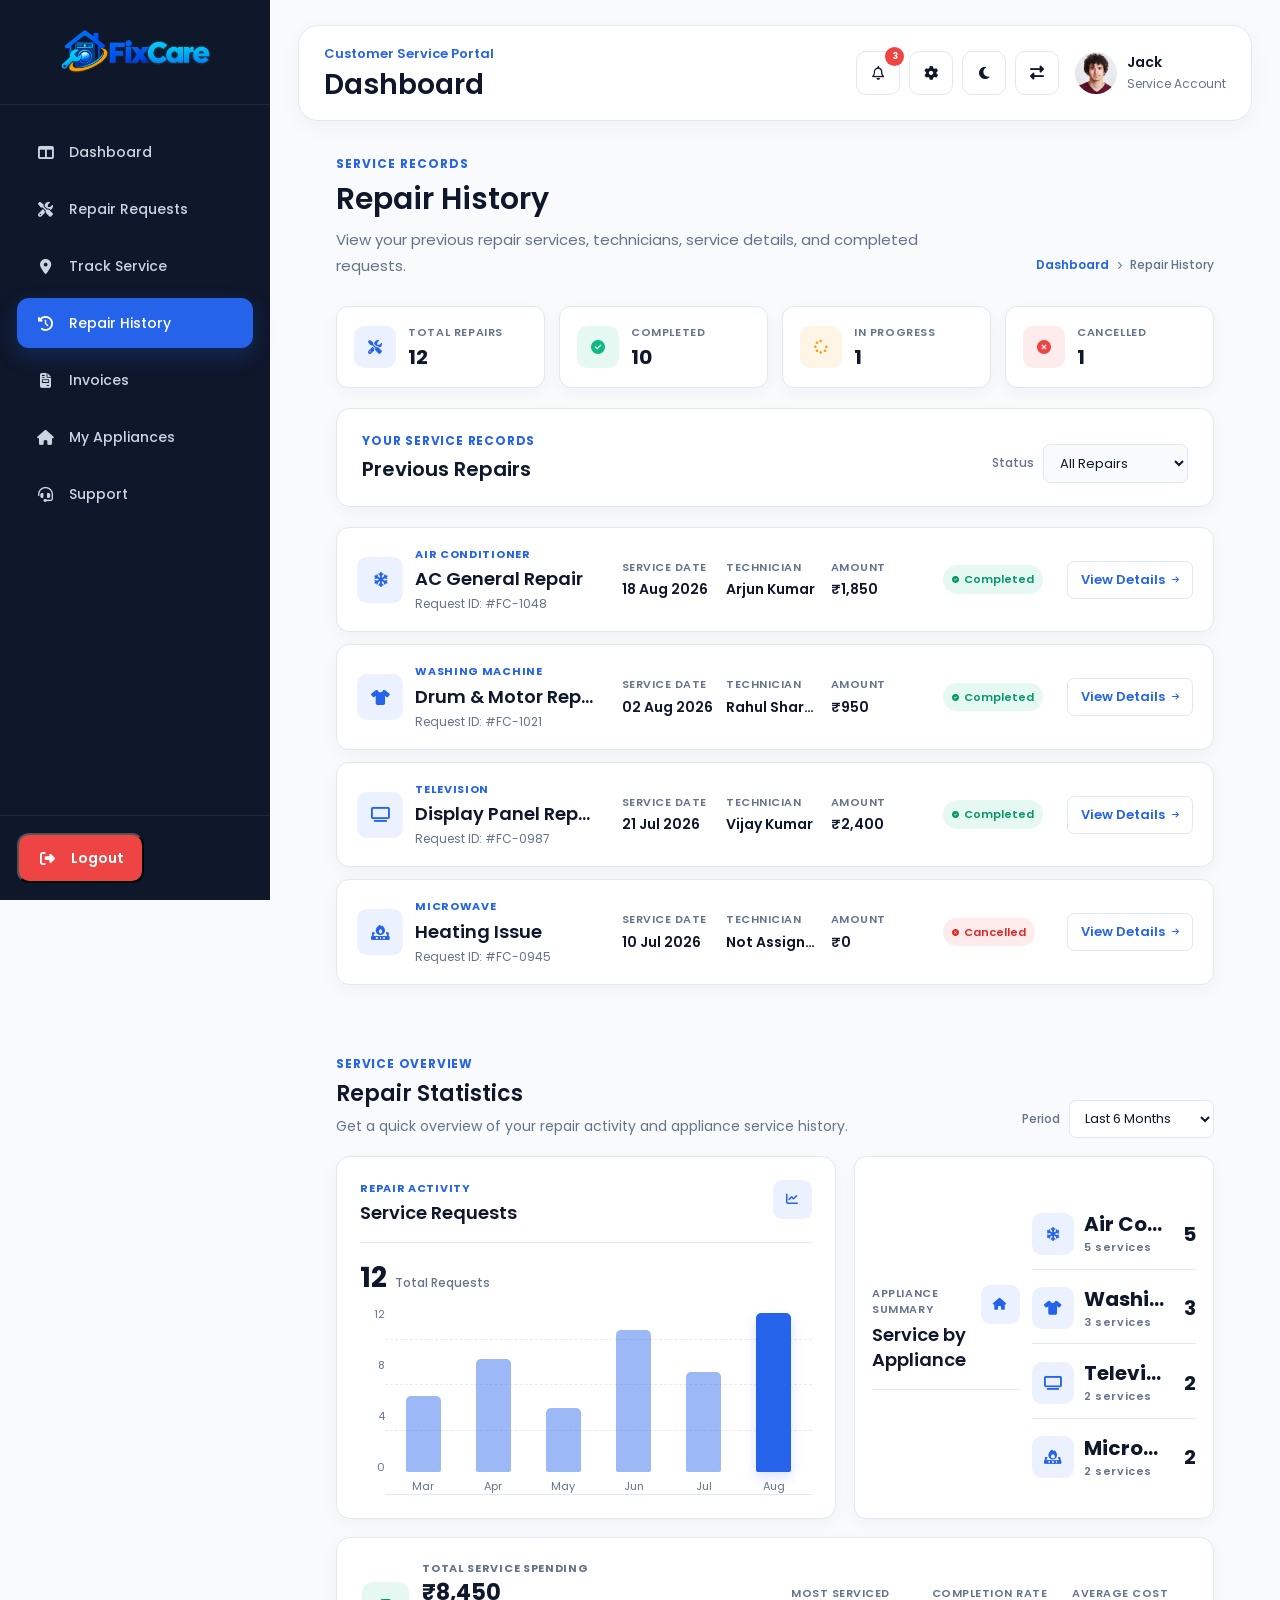
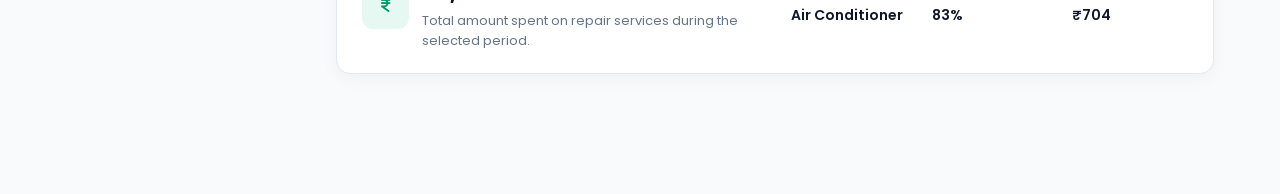
<file: repair-history.html>
<!DOCTYPE html>

<html lang="en">

<head>
  <meta charset="UTF-8">
  <meta name="viewport" content="width=device-width, initial-scale=1.0">
  <title>FixCare - Home Appliance Repair</title>

  <!-- Favicon -->

  <link rel="icon" type="image/png" href="images/logo.png">

  <!-- Google Fonts -->

  <link rel="preconnect" href="https://fonts.googleapis.com">
  <link rel="preconnect" href="https://fonts.gstatic.com" crossorigin>
  <link href="https://fonts.googleapis.com/css2?family=Poppins:wght@300;400;500;600;700;800&display=swap" rel="stylesheet">

  <!-- Font Awesome -->

  <link rel="stylesheet" href="https://cdnjs.cloudflare.com/ajax/libs/font-awesome/6.7.2/css/all.min.css">

  <!-- CSS -->

  <link rel="stylesheet" href="css/dashboard.css">
  <link rel="stylesheet" href="css/dash-res.css">
</head>

<body>
    <!-- =========================================================
     CUSTOMER DASHBOARD
     PART 1: SIDEBAR + HEADER + HERO
========================================================= -->

<div class="customer-dashboard">


    <!-- =====================================================
         MOBILE SIDEBAR OVERLAY
    ====================================================== -->

    <div
        class="customer-sidebar-overlay"
        id="customerSidebarOverlay">
    </div>


    <!-- =====================================================
         SIDEBAR
    ====================================================== -->

    <aside
        class="customer-sidebar"
        id="customerSidebar">


        <!-- Sidebar Logo -->

        <div class="customer-sidebar-logo">

            <a href="index.html">

                <img
                    src="images/logo.png"
                    alt="Appliance Service"
                >

            </a>


            <!-- Mobile Close -->

            <button
                type="button"
                class="customer-sidebar-close"
                id="customerSidebarClose"
                aria-label="Close menu">

                <i class="fa-solid fa-xmark"></i>

            </button>

        </div>


        <!-- Sidebar Navigation -->

        <nav class="customer-sidebar-nav">


            <a
                href="dashboard.html"
                class="customer-nav-link">

                <i class="fa-solid fa-table-columns"></i>

                <span>
                    Dashboard
                </span>

            </a>


            <a
                href="repair-request.html"
                class="customer-nav-link">

                <i class="fa-solid fa-screwdriver-wrench"></i>

                <span>
                    Repair Requests
                </span>

            </a>


            


            <a
                href="track-service.html"
                class="customer-nav-link">

                <i class="fa-solid fa-location-dot"></i>

                <span>
                    Track Service
                </span>

            </a>


            <a
                href="repair-history.html"
                class="customer-nav-link active">

                <i class="fa-solid fa-clock-rotate-left"></i>

                <span>
                    Repair History
                </span>

            </a>


            <a
                href="invoices.html"
                class="customer-nav-link">

                <i class="fa-solid fa-file-invoice"></i>

                <span>
                    Invoices
                </span>

            </a>


            <a
                href="my-appliances.html"
                class="customer-nav-link">

                <i class="fa-solid fa-house"></i>

                <span>
                    My Appliances
                </span>

            </a>


            <a
                href="support.html"
                class="customer-nav-link">

                <i class="fa-solid fa-headset"></i>

                <span>
                    Support
                </span>

            </a>

        </nav>


        <!-- Sidebar Bottom -->

<div class="customer-sidebar-bottom">

    <button
        type="button"
        class="customer-logout"
        id="logoutBtn">

        <i class="fa-solid fa-right-from-bracket"></i>

        <span>
            Logout
        </span>

    </button>

</div>

    </aside>
    <!-- =====================================================
         MAIN DASHBOARD
    ====================================================== -->

    <main class="customer-dashboard-main">


        <!-- =================================================
             TOP HEADER
        ================================================== -->

        <header class="customer-dashboard-header">


            <!-- Hamburger -->

            <button
                type="button"
                class="customer-menu-toggle"
                id="customerMenuToggle"
                aria-label="Open menu"
                aria-expanded="false">

                <i class="fa-solid fa-bars"></i>

            </button>


            <!-- Header Title -->

            <div class="customer-header-title">

                <span>
                    Customer Service Portal
                </span>

                <h1>
                    Dashboard
                </h1>

            </div>


            <!-- Header Actions -->

            <div class="customer-header-actions">


                <!-- Notification -->

                <button
                    type="button"
                    class="customer-header-btn customer-notification-btn"
                    aria-label="Notifications">

                    <i class="fa-regular fa-bell"></i>

                    <span class="customer-notification-count">
                        3
                    </span>

                </button>


                <!-- Settings -->

                <a
                    href="settings.html"
                    class="customer-header-btn"
                    aria-label="Settings">

                    <i class="fa-solid fa-gear"></i>

                </a>


                <!-- Dark Mode -->

                <button
                    type="button"
                    class="customer-header-btn theme-toggle"
                    id="themeToggle"
                    aria-label="Toggle dark mode">

                    <i class="fa-solid fa-moon"></i>

                </button>


                <!-- RTL -->

                <button
                    type="button"
                    class="customer-header-btn rtl-toggle"
                    id="rtlToggle"
                    aria-label="Toggle RTL">

                    <i class="fa-solid fa-right-left"></i>

                </button>


                <!-- Customer Profile -->

                <a
                    href="profile.html"
                    class="customer-profile">


                    <div class="customer-profile-image">

                        <img
                            src="images/profile.jpg"
                            alt="Customer">

                    </div>


                    <div class="customer-profile-info">

                        <strong>
                            Jack
                        </strong>

                        <span>
                            Service Account
                        </span>

                    </div>

                </a>

            </div>

        </header>
        <!-- =========================================================
     REPAIR HISTORY PAGE
     PART 1 - SECTION ONLY
========================================================= -->

<main class="repair-history-page">


    <!-- =====================================================
         PAGE HEADER
    ====================================================== -->

    <section class="repair-history-header">

        <div class="repair-history-header-content">

            <span class="repair-history-label">
                SERVICE RECORDS
            </span>

            <h2>
                Repair History
            </h2>

            <p>
                View your previous repair services, technicians,
                service details, and completed requests.
            </p>

        </div>


        <!-- Breadcrumb -->

        <div class="repair-history-breadcrumb">

            <a href="dashboard.html">
                Dashboard
            </a>

            <i class="fa-solid fa-chevron-right"></i>

            <span>
                Repair History
            </span>

        </div>

    </section>



    <!-- =====================================================
         REPAIR HISTORY SECTION
    ====================================================== -->

    <section class="repair-history-section">

        <div class="repair-history-container">


            <!-- =================================================
                 SUMMARY CARDS
            ================================================== -->

            <div class="repair-history-summary">


                <!-- Total Repairs -->

                <div class="repair-history-summary-card">

                    <div class="repair-history-summary-icon">

                        <i class="fa-solid fa-screwdriver-wrench"></i>

                    </div>

                    <div>

                        <span>
                            TOTAL REPAIRS
                        </span>

                        <strong>
                            12
                        </strong>

                    </div>

                </div>



                <!-- Completed -->

                <div class="repair-history-summary-card">

                    <div class="repair-history-summary-icon completed">

                        <i class="fa-solid fa-circle-check"></i>

                    </div>

                    <div>

                        <span>
                            COMPLETED
                        </span>

                        <strong>
                            10
                        </strong>

                    </div>

                </div>



                <!-- In Progress -->

                <div class="repair-history-summary-card">

                    <div class="repair-history-summary-icon progress">

                        <i class="fa-solid fa-spinner"></i>

                    </div>

                    <div>

                        <span>
                            IN PROGRESS
                        </span>

                        <strong>
                            1
                        </strong>

                    </div>

                </div>



                <!-- Cancelled -->

                <div class="repair-history-summary-card">

                    <div class="repair-history-summary-icon cancelled">

                        <i class="fa-solid fa-circle-xmark"></i>

                    </div>

                    <div>

                        <span>
                            CANCELLED
                        </span>

                        <strong>
                            1
                        </strong>

                    </div>

                </div>


            </div>



            <!-- =================================================
                 HISTORY HEADER / FILTER
            ================================================== -->

            <div class="repair-history-toolbar">


                <div class="repair-history-toolbar-title">

                    <span>
                        YOUR SERVICE RECORDS
                    </span>

                    <h3>
                        Previous Repairs
                    </h3>

                </div>


                <!-- Filter -->

                <div class="repair-history-filter">

                    <label for="repair-history-status">
                        Status
                    </label>

                    <select id="repair-history-status">

                        <option value="all">
                            All Repairs
                        </option>

                        <option value="completed">
                            Completed
                        </option>

                        <option value="progress">
                            In Progress
                        </option>

                        <option value="cancelled">
                            Cancelled
                        </option>

                    </select>

                </div>


            </div>



            <!-- =================================================
                 REPAIR HISTORY LIST
            ================================================== -->

            <div class="repair-history-list">


                <!-- =================================================
                     REPAIR ITEM 1
                ================================================== -->

                <article
                    class="repair-history-card completed">


                    <div class="repair-history-appliance">

                        <div class="repair-history-appliance-icon">

                            <i class="fa-solid fa-snowflake"></i>

                        </div>

                        <div>

                            <span>
                                AIR CONDITIONER
                            </span>

                            <h4>
                                AC General Repair
                            </h4>

                            <small>
                                Request ID: #FC-1048
                            </small>

                        </div>

                    </div>


                    <div class="repair-history-info">

                        <div>

                            <span>
                                SERVICE DATE
                            </span>

                            <strong>
                                18 Aug 2026
                            </strong>

                        </div>

                        <div>

                            <span>
                                TECHNICIAN
                            </span>

                            <strong>
                                Arjun Kumar
                            </strong>

                        </div>

                        <div>

                            <span>
                                AMOUNT
                            </span>

                            <strong>
                                ₹1,850
                            </strong>

                        </div>

                    </div>


                    <div class="repair-history-status">

                        <span class="repair-status completed">
                            <i class="fa-solid fa-circle-check"></i>
                            Completed
                        </span>

                    </div>


                    <a
                        href="repair-details.html"
                        class="repair-history-view">

                        View Details

                        <i class="fa-solid fa-arrow-right"></i>

                    </a>


                </article>



                <!-- =================================================
                     REPAIR ITEM 2
                ================================================== -->

                <article
                    class="repair-history-card completed">


                    <div class="repair-history-appliance">

                        <div class="repair-history-appliance-icon">

                            <i class="fa-solid fa-shirt"></i>

                        </div>

                        <div>

                            <span>
                                WASHING MACHINE
                            </span>

                            <h4>
                                Drum & Motor Repair
                            </h4>

                            <small>
                                Request ID: #FC-1021
                            </small>

                        </div>

                    </div>


                    <div class="repair-history-info">

                        <div>

                            <span>
                                SERVICE DATE
                            </span>

                            <strong>
                                02 Aug 2026
                            </strong>

                        </div>

                        <div>

                            <span>
                                TECHNICIAN
                            </span>

                            <strong>
                                Rahul Sharma
                            </strong>

                        </div>

                        <div>

                            <span>
                                AMOUNT
                            </span>

                            <strong>
                                ₹950
                            </strong>

                        </div>

                    </div>


                    <div class="repair-history-status">

                        <span class="repair-status completed">
                            <i class="fa-solid fa-circle-check"></i>
                            Completed
                        </span>

                    </div>


                    <a
                        href="repair-details.html"
                        class="repair-history-view">

                        View Details

                        <i class="fa-solid fa-arrow-right"></i>

                    </a>


                </article>



                <!-- =================================================
                     REPAIR ITEM 3
                ================================================== -->

                <article
                    class="repair-history-card completed">


                    <div class="repair-history-appliance">

                        <div class="repair-history-appliance-icon">

                            <i class="fa-solid fa-tv"></i>

                        </div>

                        <div>

                            <span>
                                TELEVISION
                            </span>

                            <h4>
                                Display Panel Repair
                            </h4>

                            <small>
                                Request ID: #FC-0987
                            </small>

                        </div>

                    </div>


                    <div class="repair-history-info">

                        <div>

                            <span>
                                SERVICE DATE
                            </span>

                            <strong>
                                21 Jul 2026
                            </strong>

                        </div>

                        <div>

                            <span>
                                TECHNICIAN
                            </span>

                            <strong>
                                Vijay Kumar
                            </strong>

                        </div>

                        <div>

                            <span>
                                AMOUNT
                            </span>

                            <strong>
                                ₹2,400
                            </strong>

                        </div>

                    </div>


                    <div class="repair-history-status">

                        <span class="repair-status completed">
                            <i class="fa-solid fa-circle-check"></i>
                            Completed
                        </span>

                    </div>


                    <a
                        href="repair-details.html"
                        class="repair-history-view">

                        View Details

                        <i class="fa-solid fa-arrow-right"></i>

                    </a>


                </article>



                <!-- =================================================
                     REPAIR ITEM 4
                ================================================== -->

                <article
                    class="repair-history-card cancelled">


                    <div class="repair-history-appliance">

                        <div class="repair-history-appliance-icon">

                            <i class="fas fa-fire-burner"></i>

                        </div>

                        <div>

                            <span>
                                MICROWAVE
                            </span>

                            <h4>
                                Heating Issue
                            </h4>

                            <small>
                                Request ID: #FC-0945
                            </small>

                        </div>

                    </div>


                    <div class="repair-history-info">

                        <div>

                            <span>
                                SERVICE DATE
                            </span>

                            <strong>
                                10 Jul 2026
                            </strong>

                        </div>

                        <div>

                            <span>
                                TECHNICIAN
                            </span>

                            <strong>
                                Not Assigned
                            </strong>

                        </div>

                        <div>

                            <span>
                                AMOUNT
                            </span>

                            <strong>
                                ₹0
                            </strong>

                        </div>

                    </div>


                    <div class="repair-history-status">

                        <span class="repair-status cancelled">
                            <i class="fa-solid fa-circle-xmark"></i>
                            Cancelled
                        </span>

                    </div>


                    <a
                        href="repair-details.html"
                        class="repair-history-view">

                        View Details

                        <i class="fa-solid fa-arrow-right"></i>

                    </a>


                </article>


            </div>


        </div>

    </section>
    <!-- =========================================================
     REPAIR HISTORY
     REPAIR STATISTICS SECTION
     PART 1 - HTML ONLY
========================================================= -->

<section class="repair-statistics-section">

    <div class="repair-statistics-container">


        <!-- =================================================
             SECTION HEADER
        ================================================== -->

        <div class="repair-statistics-header">

            <div>

                <span class="repair-statistics-label">
                    SERVICE OVERVIEW
                </span>

                <h3>
                    Repair Statistics
                </h3>

                <p>
                    Get a quick overview of your repair activity
                    and appliance service history.
                </p>

            </div>


            <!-- Period -->

            <div class="repair-statistics-period">

                <label for="repair-statistics-period">
                    Period
                </label>

                <select id="repair-statistics-period">

                    <option value="6-months">
                        Last 6 Months
                    </option>

                    <option value="12-months">
                        Last 12 Months
                    </option>

                    <option value="all">
                        All Time
                    </option>

                </select>

            </div>

        </div>



        <!-- =================================================
             STATISTICS GRID
        ================================================== -->

        <div class="repair-statistics-grid">


            <!-- =================================================
                 REPAIR ACTIVITY
            ================================================== -->

            <div class="repair-statistics-card repair-activity-card">


                <div class="repair-statistics-card-header">

                    <div>

                        <span>
                            REPAIR ACTIVITY
                        </span>

                        <h4>
                            Service Requests
                        </h4>

                    </div>

                    <div class="repair-statistics-card-icon">

                        <i class="fa-solid fa-chart-line"></i>

                    </div>

                </div>



                <!-- Activity Summary -->

                <div class="repair-activity-summary">

                    <strong>
                        12
                    </strong>

                    <span>
                        Total Requests
                    </span>

                </div>



                <!-- Simple Chart -->

                <div class="repair-activity-chart">


                    <div class="repair-chart-y-axis">

                        <span>
                            12
                        </span>

                        <span>
                            8
                        </span>

                        <span>
                            4
                        </span>

                        <span>
                            0
                        </span>

                    </div>


                    <div class="repair-chart-area">


                        <div class="repair-chart-grid-line line-one"></div>

                        <div class="repair-chart-grid-line line-two"></div>

                        <div class="repair-chart-grid-line line-three"></div>


                        <div class="repair-chart-bars">


                            <div class="repair-chart-column">

                                <div
                                    class="repair-chart-bar"
                                    style="height: 42%;">

                                </div>

                                <span>
                                    Mar
                                </span>

                            </div>


                            <div class="repair-chart-column">

                                <div
                                    class="repair-chart-bar"
                                    style="height: 62%;">

                                </div>

                                <span>
                                    Apr
                                </span>

                            </div>


                            <div class="repair-chart-column">

                                <div
                                    class="repair-chart-bar"
                                    style="height: 35%;">

                                </div>

                                <span>
                                    May
                                </span>

                            </div>


                            <div class="repair-chart-column">

                                <div
                                    class="repair-chart-bar"
                                    style="height: 78%;">

                                </div>

                                <span>
                                    Jun
                                </span>

                            </div>


                            <div class="repair-chart-column">

                                <div
                                    class="repair-chart-bar"
                                    style="height: 55%;">

                                </div>

                                <span>
                                    Jul
                                </span>

                            </div>


                            <div class="repair-chart-column">

                                <div
                                    class="repair-chart-bar active"
                                    style="height: 90%;">

                                </div>

                                <span>
                                    Aug
                                </span>

                            </div>


                        </div>

                    </div>

                </div>


            </div>



            <!-- =================================================
                 APPLIANCE SERVICE SUMMARY
            ================================================== -->

            <div class="repair-statistics-card appliance-summary-card">


                <div class="repair-statistics-card-header">

                    <div>

                        <span>
                            APPLIANCE SUMMARY
                        </span>

                        <h4>
                            Service by Appliance
                        </h4>

                    </div>

                    <div class="repair-statistics-card-icon">

                        <i class="fa-solid fa-house"></i>

                    </div>

                </div>



                <!-- Appliance List -->

                <div class="appliance-summary-list">


                    <!-- Air Conditioner -->

                    <div class="appliance-summary-item">

                        <div class="appliance-summary-item-left">

                            <div class="appliance-summary-icon">

                                <i class="fa-solid fa-snowflake"></i>

                            </div>

                            <div>

                                <strong>
                                    Air Conditioner
                                </strong>

                                <span>
                                    5 services
                                </span>

                            </div>

                        </div>


                        <strong class="appliance-summary-count">
                            5
                        </strong>

                    </div>



                    <!-- Washing Machine -->

                    <div class="appliance-summary-item">

                        <div class="appliance-summary-item-left">

                            <div class="appliance-summary-icon">

                                <i class="fa-solid fa-shirt"></i>

                            </div>

                            <div>

                                <strong>
                                    Washing Machine
                                </strong>

                                <span>
                                    3 services
                                </span>

                            </div>

                        </div>


                        <strong class="appliance-summary-count">
                            3
                        </strong>

                    </div>



                    <!-- Television -->

                    <div class="appliance-summary-item">

                        <div class="appliance-summary-item-left">

                            <div class="appliance-summary-icon">

                                <i class="fa-solid fa-tv"></i>

                            </div>

                            <div>

                                <strong>
                                    Television
                                </strong>

                                <span>
                                    2 services
                                </span>

                            </div>

                        </div>


                        <strong class="appliance-summary-count">
                            2
                        </strong>

                    </div>



                    <!-- Microwave -->

                    <div class="appliance-summary-item">

                        <div class="appliance-summary-item-left">

                            <div class="appliance-summary-icon">

                                <i class="fa-solid fa-fire-burner"></i>

                            </div>

                            <div>

                                <strong>
                                    Microwave
                                </strong>

                                <span>
                                    2 services
                                </span>

                            </div>

                        </div>


                        <strong class="appliance-summary-count">
                            2
                        </strong>

                    </div>


                </div>


            </div>


        </div>



        <!-- =================================================
             SERVICE SPENDING
        ================================================== -->

        <div class="repair-spending-card">


            <div class="repair-spending-info">

                <div class="repair-spending-icon">

                    <i class="fa-solid fa-indian-rupee-sign"></i>

                </div>


                <div>

                    <span>
                        TOTAL SERVICE SPENDING
                    </span>

                    <strong>
                        ₹8,450
                    </strong>

                    <p>
                        Total amount spent on repair services
                        during the selected period.
                    </p>

                </div>

            </div>



            <div class="repair-spending-details">


                <div>

                    <span>
                        MOST SERVICED
                    </span>

                    <strong>
                        Air Conditioner
                    </strong>

                </div>


                <div>

                    <span>
                        COMPLETION RATE
                    </span>

                    <strong>
                        83%
                    </strong>

                </div>


                <div>

                    <span>
                        AVERAGE COST
                    </span>

                    <strong>
                        ₹704
                    </strong>

                </div>


            </div>


        </div>


    </div>

</section>


</main>




  </main>

</div>
 <!-- JS -->
<!-- =========================================================
     LOGOUT CONFIRMATION POPUP
========================================================= -->

<div class="logout-modal-overlay" id="logoutModal">

    <div class="logout-modal">

        <!-- Icon -->
        <div class="logout-modal-icon">
            <i class="fa-solid fa-right-from-bracket"></i>
        </div>

        <!-- Message -->
        <h2>
            Are you sure you want to<br>
            logout?
        </h2>

        <!-- Buttons -->
        <div class="logout-modal-actions">

            <button
                type="button"
                class="logout-confirm-btn"
                id="logoutConfirm">
                Yes
            </button>

            <button
                type="button"
                class="logout-cancel-btn"
                id="logoutCancel">
                No
            </button>

        </div>

    </div>

</div>
  <script src="js/dash.js"></script>

</body>
</html>
</file>
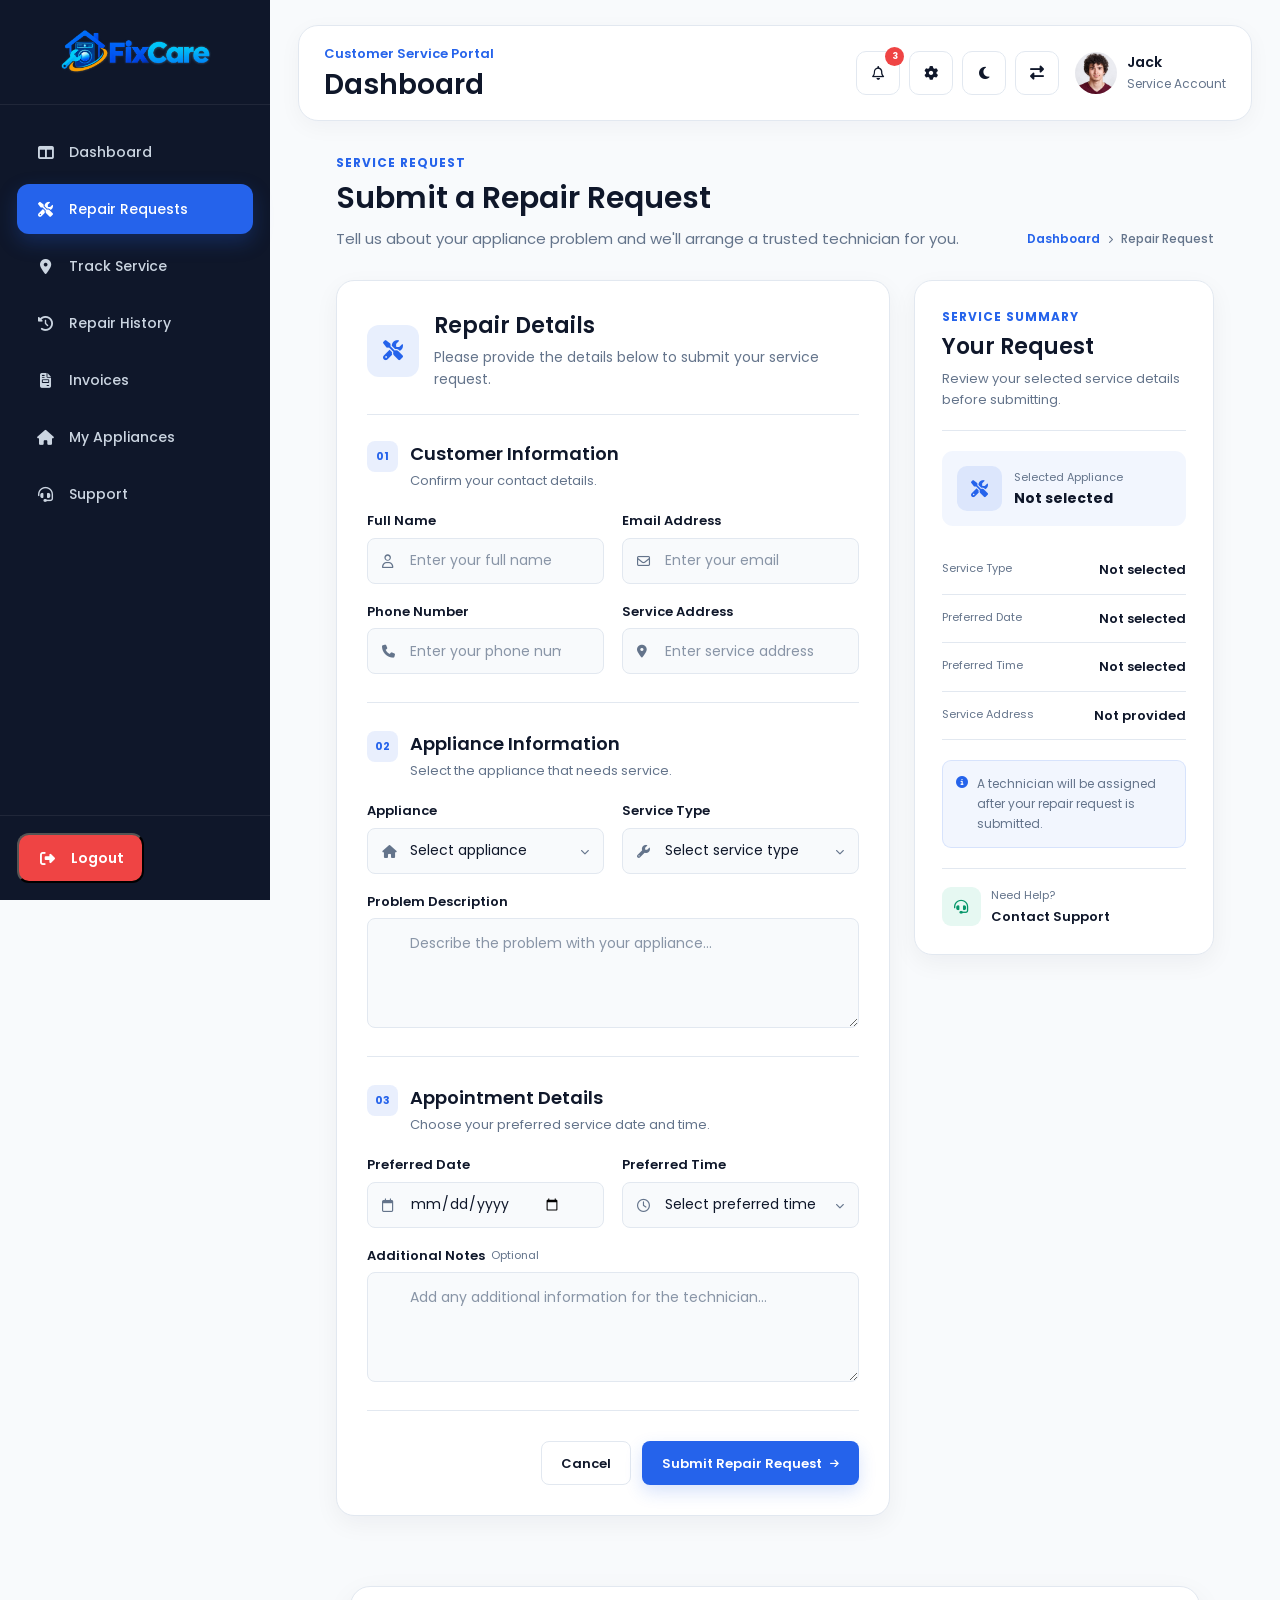
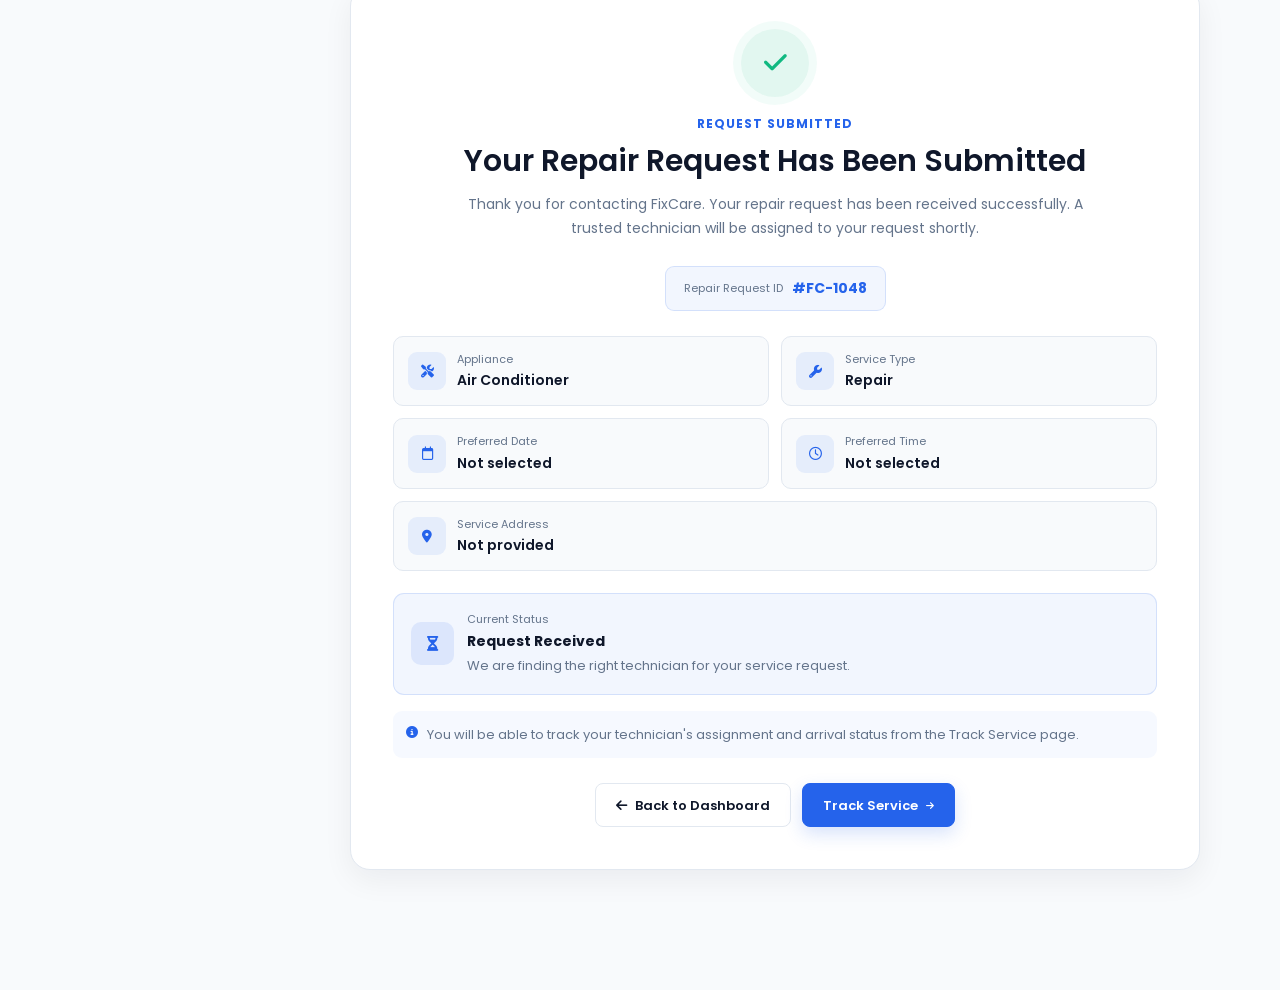
<file: repair-request.html>
<!DOCTYPE html>

<html lang="en">

<head>
  <meta charset="UTF-8">
  <meta name="viewport" content="width=device-width, initial-scale=1.0">
  <title>FixCare - Home Appliance Repair</title>

  <!-- Favicon -->

  <link rel="icon" type="image/png" href="images/logo.png">

  <!-- Google Fonts -->

  <link rel="preconnect" href="https://fonts.googleapis.com">
  <link rel="preconnect" href="https://fonts.gstatic.com" crossorigin>
  <link href="https://fonts.googleapis.com/css2?family=Poppins:wght@300;400;500;600;700;800&display=swap" rel="stylesheet">

  <!-- Font Awesome -->

  <link rel="stylesheet" href="https://cdnjs.cloudflare.com/ajax/libs/font-awesome/6.7.2/css/all.min.css">

  <!-- CSS -->

  <link rel="stylesheet" href="css/dashboard.css">
  <link rel="stylesheet" href="css/dash-res.css">
</head>

<body>
    <!-- =========================================================
     CUSTOMER DASHBOARD
     PART 1: SIDEBAR + HEADER + HERO
========================================================= -->

<div class="customer-dashboard">


    <!-- =====================================================
         MOBILE SIDEBAR OVERLAY
    ====================================================== -->

    <div
        class="customer-sidebar-overlay"
        id="customerSidebarOverlay">
    </div>


    <!-- =====================================================
         SIDEBAR
    ====================================================== -->

    <aside
        class="customer-sidebar"
        id="customerSidebar">


        <!-- Sidebar Logo -->

        <div class="customer-sidebar-logo">

            <a href="index.html">

                <img
                    src="images/logo.png"
                    alt="Appliance Service"
                >

            </a>


            <!-- Mobile Close -->

            <button
                type="button"
                class="customer-sidebar-close"
                id="customerSidebarClose"
                aria-label="Close menu">

                <i class="fa-solid fa-xmark"></i>

            </button>

        </div>


        <!-- Sidebar Navigation -->

        <nav class="customer-sidebar-nav">


            <a
                href="dashboard.html"
                class="customer-nav-link">

                <i class="fa-solid fa-table-columns"></i>

                <span>
                    Dashboard
                </span>

            </a>


            <a
                href="repair-request.html"
                class="customer-nav-link active">

                <i class="fa-solid fa-screwdriver-wrench"></i>

                <span>
                    Repair Requests
                </span>

            </a>


            


            <a
                href="track-service.html"
                class="customer-nav-link">

                <i class="fa-solid fa-location-dot"></i>

                <span>
                    Track Service
                </span>

            </a>


            <a
                href="repair-history.html"
                class="customer-nav-link">

                <i class="fa-solid fa-clock-rotate-left"></i>

                <span>
                    Repair History
                </span>

            </a>


            <a
                href="invoices.html"
                class="customer-nav-link">

                <i class="fa-solid fa-file-invoice"></i>

                <span>
                    Invoices
                </span>

            </a>


            <a
                href="my-appliances.html"
                class="customer-nav-link">

                <i class="fa-solid fa-house"></i>

                <span>
                    My Appliances
                </span>

            </a>


            <a
                href="support.html"
                class="customer-nav-link">

                <i class="fa-solid fa-headset"></i>

                <span>
                    Support
                </span>

            </a>

        </nav>


        <!-- Sidebar Bottom -->

<div class="customer-sidebar-bottom">

    <button
        type="button"
        class="customer-logout"
        id="logoutBtn">

        <i class="fa-solid fa-right-from-bracket"></i>

        <span>
            Logout
        </span>

    </button>

</div>

    </aside>
    <!-- =====================================================
         MAIN DASHBOARD
    ====================================================== -->

    <main class="customer-dashboard-main">


        <!-- =================================================
             TOP HEADER
        ================================================== -->

        <header class="customer-dashboard-header">


            <!-- Hamburger -->

            <button
                type="button"
                class="customer-menu-toggle"
                id="customerMenuToggle"
                aria-label="Open menu"
                aria-expanded="false">

                <i class="fa-solid fa-bars"></i>

            </button>


            <!-- Header Title -->

            <div class="customer-header-title">

                <span>
                    Customer Service Portal
                </span>

                <h1>
                    Dashboard
                </h1>

            </div>


            <!-- Header Actions -->

            <div class="customer-header-actions">


                <!-- Notification -->

                <button
                    type="button"
                    class="customer-header-btn customer-notification-btn"
                    aria-label="Notifications">

                    <i class="fa-regular fa-bell"></i>

                    <span class="customer-notification-count">
                        3
                    </span>

                </button>


                <!-- Settings -->

                <a
                    href="settings.html"
                    class="customer-header-btn"
                    aria-label="Settings">

                    <i class="fa-solid fa-gear"></i>

                </a>


                <!-- Dark Mode -->

                <button
                    type="button"
                    class="customer-header-btn theme-toggle"
                    id="themeToggle"
                    aria-label="Toggle dark mode">

                    <i class="fa-solid fa-moon"></i>

                </button>


                <!-- RTL -->

                <button
                    type="button"
                    class="customer-header-btn rtl-toggle"
                    id="rtlToggle"
                    aria-label="Toggle RTL">

                    <i class="fa-solid fa-right-left"></i>

                </button>


                <!-- Customer Profile -->

                <a
                    href="profile.html"
                    class="customer-profile">


                    <div class="customer-profile-image">

                        <img
                            src="images/profile.jpg"
                            alt="Customer">

                    </div>


                    <div class="customer-profile-info">

                        <strong>
                            Jack
                        </strong>

                        <span>
                            Service Account
                        </span>

                    </div>

                </a>

            </div>

        </header>
<!-- =================================================
             PAGE CONTENT
        ================================================== -->

        <main class="repair-request-page">


            <!-- =================================================
                 PAGE HEADER
            ================================================== -->

            <section class="repair-request-header">


                <div class="repair-request-header-content">

                    <span class="repair-request-label">
                        SERVICE REQUEST
                    </span>

                    <h2>
                        Submit a Repair Request
                    </h2>

                    <p>
                        Tell us about your appliance problem
                        and we'll arrange a trusted technician
                        for you.
                    </p>

                </div>



                <!-- Breadcrumb -->

                <div class="repair-request-breadcrumb">

                    <a href="dashboard.html">
                        Dashboard
                    </a>

                    <i class="fa-solid fa-chevron-right"></i>

                    <span>
                        Repair Request
                    </span>

                </div>


            </section>



            <!-- =================================================
                 REQUEST CONTENT
            ================================================== -->

            <section class="repair-request-section">


                <div class="repair-request-container">


                    <!-- =========================================
                         FORM CARD
                    ========================================== -->

                    <div class="repair-request-form-card">


                        <!-- Form Header -->

                        <div class="repair-request-form-header">


                            <div class="repair-request-form-icon">

                                <i class="fa-solid fa-screwdriver-wrench"></i>

                            </div>


                            <div>

                                <h2>
                                    Repair Details
                                </h2>

                                <p>
                                    Please provide the details
                                    below to submit your service
                                    request.
                                </p>

                            </div>


                        </div>



                        <!-- =====================================
                             FORM
                        ====================================== -->

                        <form
                            action="#"
                            method="post"
                            class="repair-request-form">


                            <!-- =================================
                                 01 CUSTOMER INFORMATION
                            ================================== -->

                            <div class="repair-request-form-group">


                                <div class="repair-request-group-title">

                                    <span>
                                        01
                                    </span>

                                    <div>

                                        <h3>
                                            Customer Information
                                        </h3>

                                        <p>
                                            Confirm your contact details.
                                        </p>

                                    </div>

                                </div>



                                <div class="repair-request-fields">


                                    <!-- Full Name -->

                                    <div class="repair-request-field">

                                        <label for="customer-name">
                                            Full Name
                                        </label>

                                        <div class="repair-request-input">

                                            <i class="fa-regular fa-user"></i>

                                            <input
                                                type="text"
                                                id="customer-name"
                                                name="customer_name"
                                                placeholder="Enter your full name"
                                                autocomplete="name"
                                                required>

                                        </div>

                                    </div>



                                    <!-- Email -->

                                    <div class="repair-request-field">

                                        <label for="customer-email">
                                            Email Address
                                        </label>

                                        <div class="repair-request-input">

                                            <i class="fa-regular fa-envelope"></i>

                                            <input
                                                type="email"
                                                id="customer-email"
                                                name="customer_email"
                                                placeholder="Enter your email"
                                                autocomplete="email"
                                                required>

                                        </div>

                                    </div>



                                    <!-- Phone -->

                                    <div class="repair-request-field">

                                        <label for="customer-phone">
                                            Phone Number
                                        </label>

                                        <div class="repair-request-input">

                                            <i class="fa-solid fa-phone"></i>

                                            <input
                                                type="tel"
                                                id="customer-phone"
                                                name="customer_phone"
                                                placeholder="Enter your phone number"
                                                autocomplete="tel"
                                                required>

                                        </div>

                                    </div>



                                    <!-- Address -->

                                    <div class="repair-request-field">

                                        <label for="service-address">
                                            Service Address
                                        </label>

                                        <div class="repair-request-input">

                                            <i class="fa-solid fa-location-dot"></i>

                                            <input
                                                type="text"
                                                id="service-address"
                                                name="service_address"
                                                placeholder="Enter service address"
                                                autocomplete="street-address"
                                                required>

                                        </div>

                                    </div>


                                </div>

                            </div>



                            <!-- =================================
                                 02 APPLIANCE INFORMATION
                            ================================== -->

                            <div class="repair-request-form-group">


                                <div class="repair-request-group-title">

                                    <span>
                                        02
                                    </span>

                                    <div>

                                        <h3>
                                            Appliance Information
                                        </h3>

                                        <p>
                                            Select the appliance
                                            that needs service.
                                        </p>

                                    </div>

                                </div>



                                <div class="repair-request-fields">


                                    <!-- Appliance -->

                                    <div class="repair-request-field">

                                        <label for="appliance">
                                            Appliance
                                        </label>

                                        <div class="repair-request-input">

                                            <i class="fa-solid fa-house"></i>

                                            <select
                                                id="appliance"
                                                name="appliance"
                                                required>

                                                <option
                                                    value=""
                                                    selected
                                                    disabled>

                                                    Select appliance

                                                </option>

                                                <option value="air-conditioner">
                                                    Air Conditioner
                                                </option>

                                                <option value="refrigerator">
                                                    Refrigerator
                                                </option>

                                                <option value="washing-machine">
                                                    Washing Machine
                                                </option>

                                                <option value="television">
                                                    Television
                                                </option>

                                                <option value="microwave">
                                                    Microwave
                                                </option>

                                                <option value="dishwasher">
                                                    Dishwasher
                                                </option>

                                                <option value="other">
                                                    Other
                                                </option>

                                            </select>

                                            <i class="fa-solid fa-chevron-down repair-request-select-arrow"></i>

                                        </div>

                                    </div>



                                    <!-- Service Type -->

                                    <div class="repair-request-field">

                                        <label for="service-type">
                                            Service Type
                                        </label>

                                        <div class="repair-request-input">

                                            <i class="fa-solid fa-wrench"></i>

                                            <select
                                                id="service-type"
                                                name="service_type"
                                                required>

                                                <option
                                                    value=""
                                                    selected
                                                    disabled>

                                                    Select service type

                                                </option>

                                                <option value="repair">
                                                    Repair
                                                </option>

                                                <option value="maintenance">
                                                    Maintenance
                                                </option>

                                                <option value="installation">
                                                    Installation
                                                </option>

                                                <option value="inspection">
                                                    Inspection
                                                </option>

                                                <option value="replacement">
                                                    Parts Replacement
                                                </option>

                                            </select>

                                            <i class="fa-solid fa-chevron-down repair-request-select-arrow"></i>

                                        </div>

                                    </div>



                                    <!-- Problem Description -->

                                    <div
                                        class="repair-request-field repair-request-field-full">

                                        <label for="problem-description">
                                            Problem Description
                                        </label>

                                        <div
                                            class="repair-request-input repair-request-textarea">

                                            
                                            <textarea
                                                id="problem-description"
                                                name="problem_description"
                                                rows="5"
                                                placeholder="Describe the problem with your appliance..."
                                                required></textarea>

                                        </div>

                                    </div>


                                </div>

                            </div>



                            <!-- =================================
                                 03 APPOINTMENT DETAILS
                            ================================== -->

                            <div class="repair-request-form-group">


                                <div class="repair-request-group-title">

                                    <span>
                                        03
                                    </span>

                                    <div>

                                        <h3>
                                            Appointment Details
                                        </h3>

                                        <p>
                                            Choose your preferred
                                            service date and time.
                                        </p>

                                    </div>

                                </div>



                                <div class="repair-request-fields">


                                    <!-- Date -->

                                    <div class="repair-request-field">

                                        <label for="preferred-date">
                                            Preferred Date
                                        </label>

                                        <div class="repair-request-input">

                                            <i class="fa-regular fa-calendar"></i>

                                            <input
                                                type="date"
                                                id="preferred-date"
                                                name="preferred_date"
                                                required>

                                        </div>

                                    </div>



                                    <!-- Time -->

                                    <div class="repair-request-field">

                                        <label for="preferred-time">
                                            Preferred Time
                                        </label>

                                        <div class="repair-request-input">

                                            <i class="fa-regular fa-clock"></i>

                                            <select
                                                id="preferred-time"
                                                name="preferred_time"
                                                required>

                                                <option
                                                    value=""
                                                    selected
                                                    disabled>

                                                    Select preferred time

                                                </option>

                                                <option value="09:00">
                                                    09:00 AM – 11:00 AM
                                                </option>

                                                <option value="11:00">
                                                    11:00 AM – 01:00 PM
                                                </option>

                                                <option value="13:00">
                                                    01:00 PM – 03:00 PM
                                                </option>

                                                <option value="15:00">
                                                    03:00 PM – 05:00 PM
                                                </option>

                                                <option value="17:00">
                                                    05:00 PM – 07:00 PM
                                                </option>

                                            </select>

                                            <i class="fa-solid fa-chevron-down repair-request-select-arrow"></i>

                                        </div>

                                    </div>



                                    <!-- Additional Notes -->

                                    <div
                                        class="repair-request-field repair-request-field-full">

                                        <label for="additional-notes">

                                            Additional Notes

                                            <span class="optional">
                                                Optional
                                            </span>

                                        </label>

                                        <div
                                            class="repair-request-input repair-request-textarea">

                                            

                                            <textarea
                                                id="additional-notes"
                                                name="additional_notes"
                                                rows="4"
                                                placeholder="Add any additional information for the technician..."></textarea>

                                        </div>

                                    </div>


                                </div>

                            </div>



                            <!-- =================================
                                 FORM ACTIONS
                            ================================== -->

                            <div class="repair-request-form-actions">


                                <a
                                    href="dashboard.html"
                                    class="repair-request-cancel">

                                    Cancel

                                </a>


                                <button
                                    type="submit"
                                    class="repair-request-submit">

                                    Submit Repair Request

                                    <i class="fa-solid fa-arrow-right"></i>

                                </button>


                            </div>


                        </form>


                    </div>



                    <!-- =========================================
                         SERVICE SUMMARY
                    ========================================== -->

                    <aside class="repair-request-summary">


                        <!-- Summary Header -->

                        <div class="repair-request-summary-header">

                            <span>
                                SERVICE SUMMARY
                            </span>

                            <h2>
                                Your Request
                            </h2>

                            <p>
                                Review your selected service
                                details before submitting.
                            </p>

                        </div>



                        <!-- Selected Appliance -->

                        <div class="repair-request-summary-appliance">


                            <div class="repair-request-summary-appliance-icon">

                                <i class="fa-solid fa-screwdriver-wrench"></i>

                            </div>


                            <div>

                                <span>
                                    Selected Appliance
                                </span>

                                <strong id="summary-appliance">
                                    Not selected
                                </strong>

                            </div>


                        </div>



                        <!-- Summary List -->

                        <div class="repair-request-summary-list">


                            <div class="repair-request-summary-item">

                                <span>
                                    Service Type
                                </span>

                                <strong id="summary-service">
                                    Not selected
                                </strong>

                            </div>


                            <div class="repair-request-summary-item">

                                <span>
                                    Preferred Date
                                </span>

                                <strong id="summary-date">
                                    Not selected
                                </strong>

                            </div>


                            <div class="repair-request-summary-item">

                                <span>
                                    Preferred Time
                                </span>

                                <strong id="summary-time">
                                    Not selected
                                </strong>

                            </div>


                            <div class="repair-request-summary-item">

                                <span>
                                    Service Address
                                </span>

                                <strong id="summary-address">
                                    Not provided
                                </strong>

                            </div>


                        </div>



                        <!-- Information Note -->

                        <div class="repair-request-summary-note">

                            <i class="fa-solid fa-circle-info"></i>

                            <p>
                                A technician will be assigned
                                after your repair request is
                                submitted.
                            </p>

                        </div>



                        <!-- Support -->

                        <div class="repair-request-help">


                            <div class="repair-request-help-icon">

                                <i class="fa-solid fa-headset"></i>

                            </div>


                            <div>

                                <span>
                                    Need Help?
                                </span>

                                <a href="contact.html">
                                    Contact Support
                                </a>

                            </div>


                        </div>


                    </aside>


                </div>


            </section>
            <!-- =========================================================
     REQUEST CONFIRMATION
     PART 1 - HTML ONLY
========================================================= -->

<section
    class="repair-confirmation-section"
    id="repair-confirmation">


    <div class="repair-confirmation-container">


        <!-- =================================================
             SUCCESS CARD
        ================================================== -->

        <div class="repair-confirmation-card">


            <!-- Success Icon -->

            <div class="repair-confirmation-icon">

                <i class="fa-solid fa-check"></i>

            </div>


            <!-- Heading -->

            <span class="repair-confirmation-label">
                REQUEST SUBMITTED
            </span>


            <h2>
                Your Repair Request Has Been Submitted
            </h2>


            <p class="repair-confirmation-description">
                Thank you for contacting FixCare. Your repair
                request has been received successfully. A trusted
                technician will be assigned to your request shortly.
            </p>



            <!-- =================================================
                 REQUEST ID
            ================================================== -->

            <div class="repair-confirmation-id">

                <span>
                    Repair Request ID
                </span>

                <strong id="confirmation-request-id">
                    #FC-1048
                </strong>

            </div>



            <!-- =================================================
                 REQUEST DETAILS
            ================================================== -->

            <div class="repair-confirmation-details">


                <!-- Appliance -->

                <div class="repair-confirmation-detail">

                    <div class="repair-confirmation-detail-icon">

                        <i class="fa-solid fa-screwdriver-wrench"></i>

                    </div>

                    <div>

                        <span>
                            Appliance
                        </span>

                        <strong id="confirmation-appliance">
                            Air Conditioner
                        </strong>

                    </div>

                </div>



                <!-- Service -->

                <div class="repair-confirmation-detail">

                    <div class="repair-confirmation-detail-icon">

                        <i class="fa-solid fa-wrench"></i>

                    </div>

                    <div>

                        <span>
                            Service Type
                        </span>

                        <strong id="confirmation-service">
                            Repair
                        </strong>

                    </div>

                </div>



                <!-- Date -->

                <div class="repair-confirmation-detail">

                    <div class="repair-confirmation-detail-icon">

                        <i class="fa-regular fa-calendar"></i>

                    </div>

                    <div>

                        <span>
                            Preferred Date
                        </span>

                        <strong id="confirmation-date">
                            Not selected
                        </strong>

                    </div>

                </div>



                <!-- Time -->

                <div class="repair-confirmation-detail">

                    <div class="repair-confirmation-detail-icon">

                        <i class="fa-regular fa-clock"></i>

                    </div>

                    <div>

                        <span>
                            Preferred Time
                        </span>

                        <strong id="confirmation-time">
                            Not selected
                        </strong>

                    </div>

                </div>



                <!-- Address -->

                <div class="repair-confirmation-detail repair-confirmation-detail-full">

                    <div class="repair-confirmation-detail-icon">

                        <i class="fa-solid fa-location-dot"></i>

                    </div>

                    <div>

                        <span>
                            Service Address
                        </span>

                        <strong id="confirmation-address">
                            Not provided
                        </strong>

                    </div>

                </div>


            </div>



            <!-- =================================================
                 STATUS
            ================================================== -->

            <div class="repair-confirmation-status">


                <div class="repair-confirmation-status-icon">

                    <i class="fa-solid fa-hourglass-half"></i>

                </div>


                <div>

                    <span>
                        Current Status
                    </span>

                    <strong>
                        Request Received
                    </strong>

                    <p>
                        We are finding the right technician
                        for your service request.
                    </p>

                </div>


            </div>



            <!-- =================================================
                 INFORMATION
            ================================================== -->

            <div class="repair-confirmation-info">

                <i class="fa-solid fa-circle-info"></i>

                <p>
                    You will be able to track your technician's
                    assignment and arrival status from the
                    Track Service page.
                </p>

            </div>



            <!-- =================================================
                 ACTION BUTTONS
            ================================================== -->

            <div class="repair-confirmation-actions">


                <a
                    href="dashboard.html"
                    class="repair-confirmation-secondary">

                    <i class="fa-solid fa-arrow-left"></i>

                    Back to Dashboard

                </a>


                <a
                    href="track-service.html"
                    class="repair-confirmation-primary">

                    Track Service

                    <i class="fa-solid fa-arrow-right"></i>

                </a>


            </div>


        </div>


    </div>


</section>









    </main>

</div>
 <!-- JS -->
<!-- =========================================================
     LOGOUT CONFIRMATION POPUP
========================================================= -->

<div class="logout-modal-overlay" id="logoutModal">

    <div class="logout-modal">

        <!-- Icon -->
        <div class="logout-modal-icon">
            <i class="fa-solid fa-right-from-bracket"></i>
        </div>

        <!-- Message -->
        <h2>
            Are you sure you want to<br>
            logout?
        </h2>

        <!-- Buttons -->
        <div class="logout-modal-actions">

            <button
                type="button"
                class="logout-confirm-btn"
                id="logoutConfirm">
                Yes
            </button>

            <button
                type="button"
                class="logout-cancel-btn"
                id="logoutCancel">
                No
            </button>

        </div>

    </div>

</div>
  <script src="js/dash.js"></script>

</body>
</html>
</file>
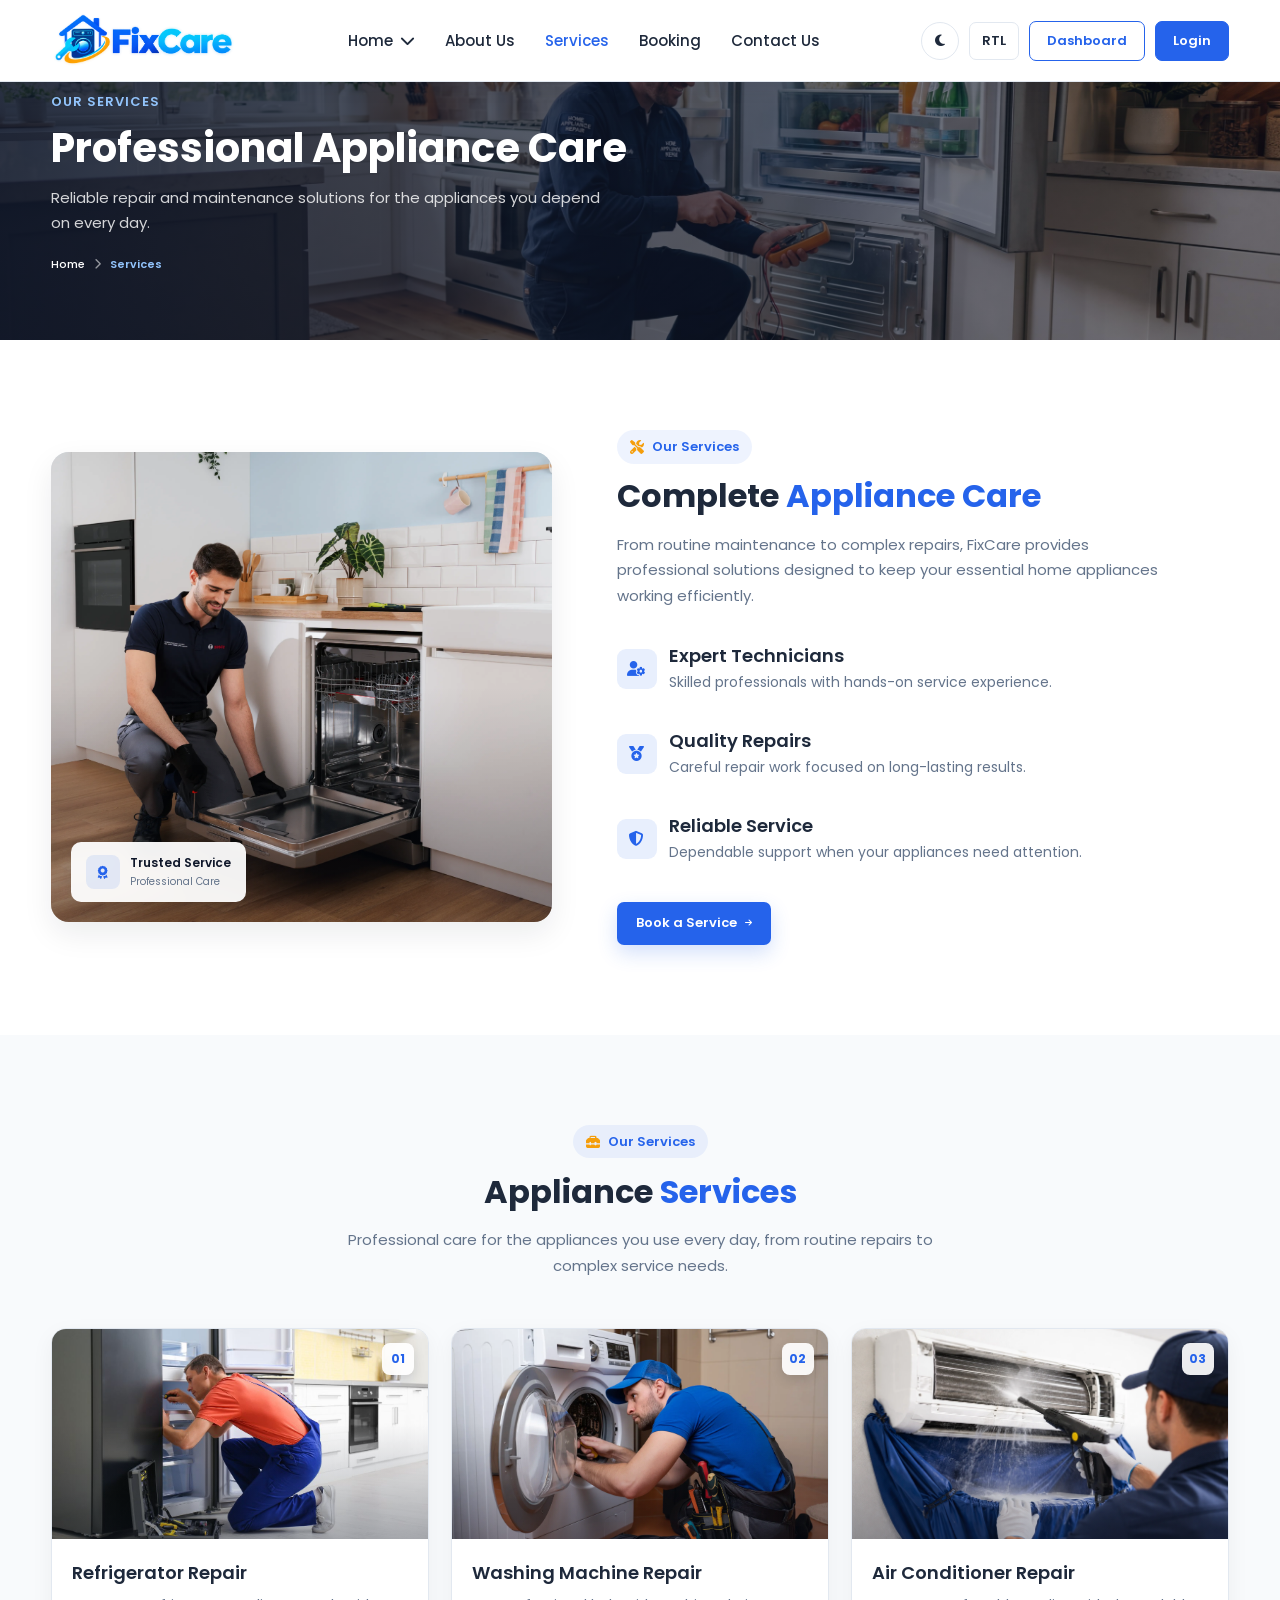
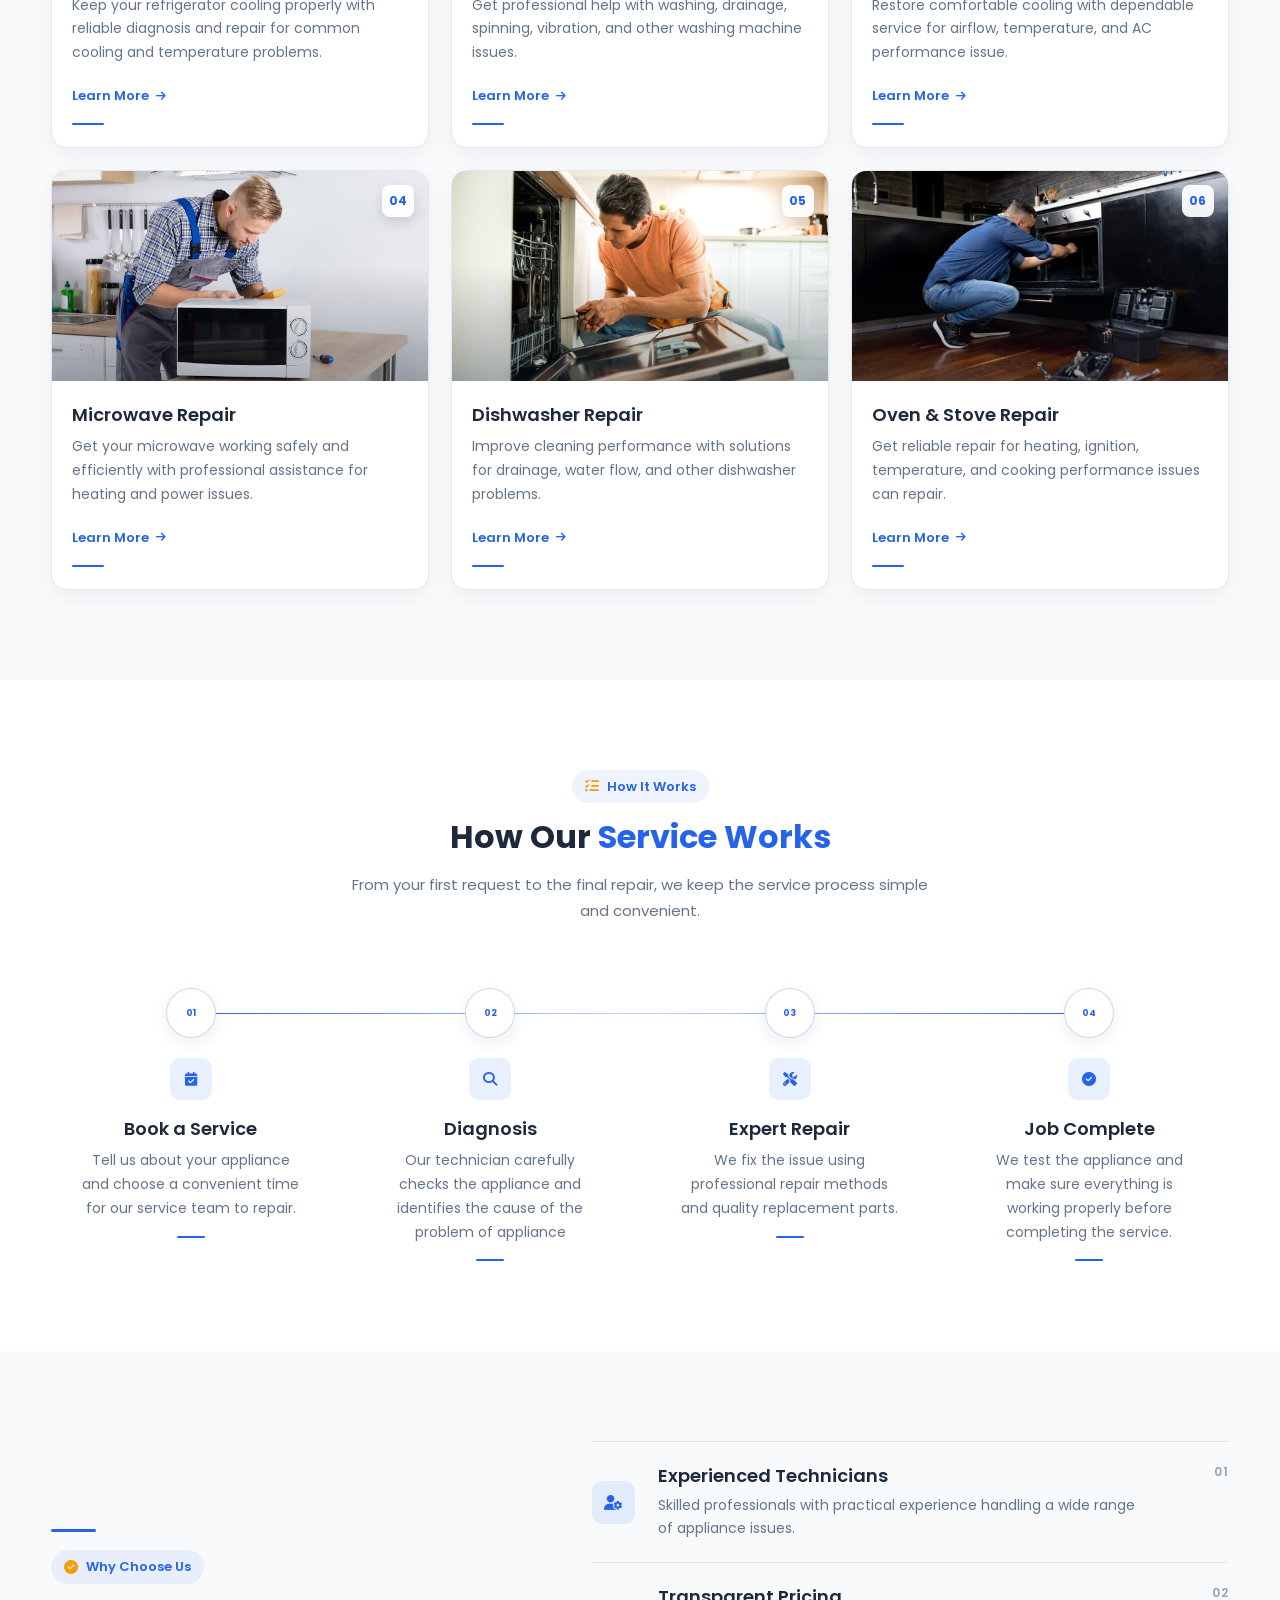
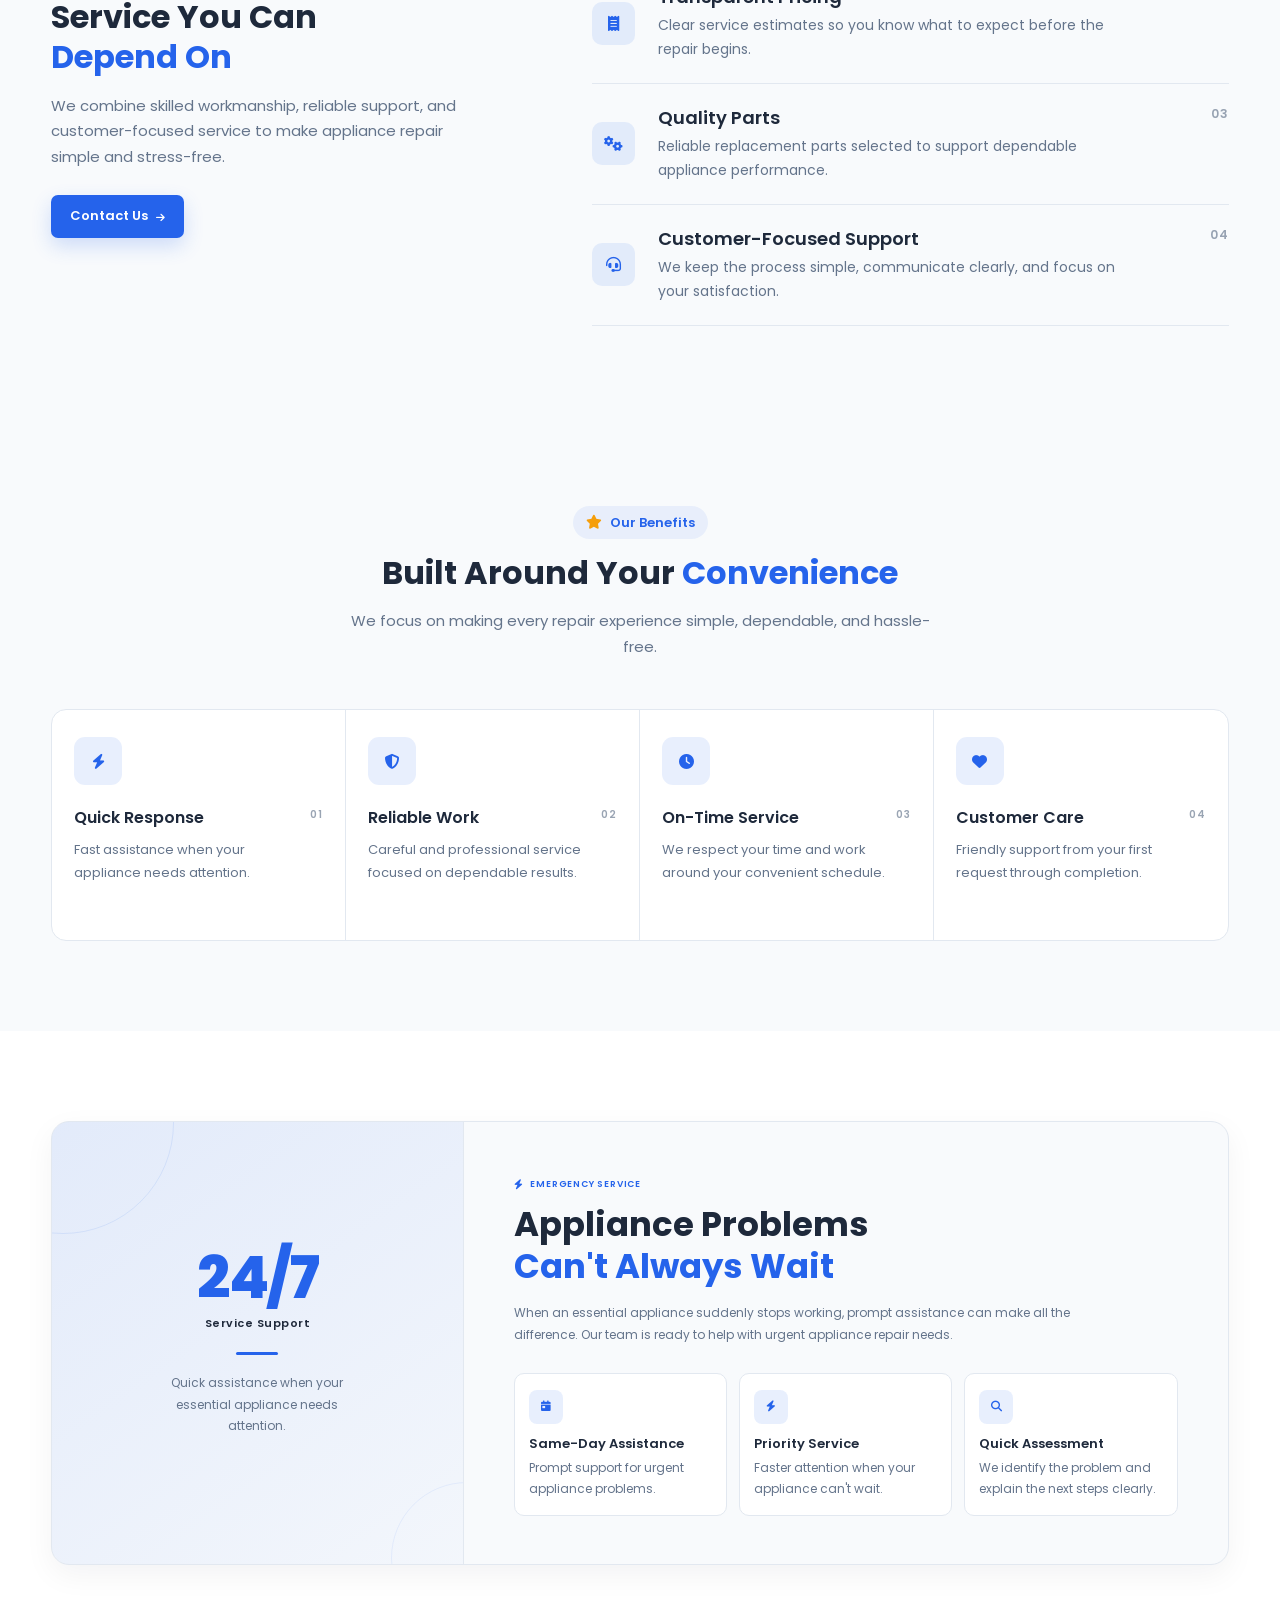
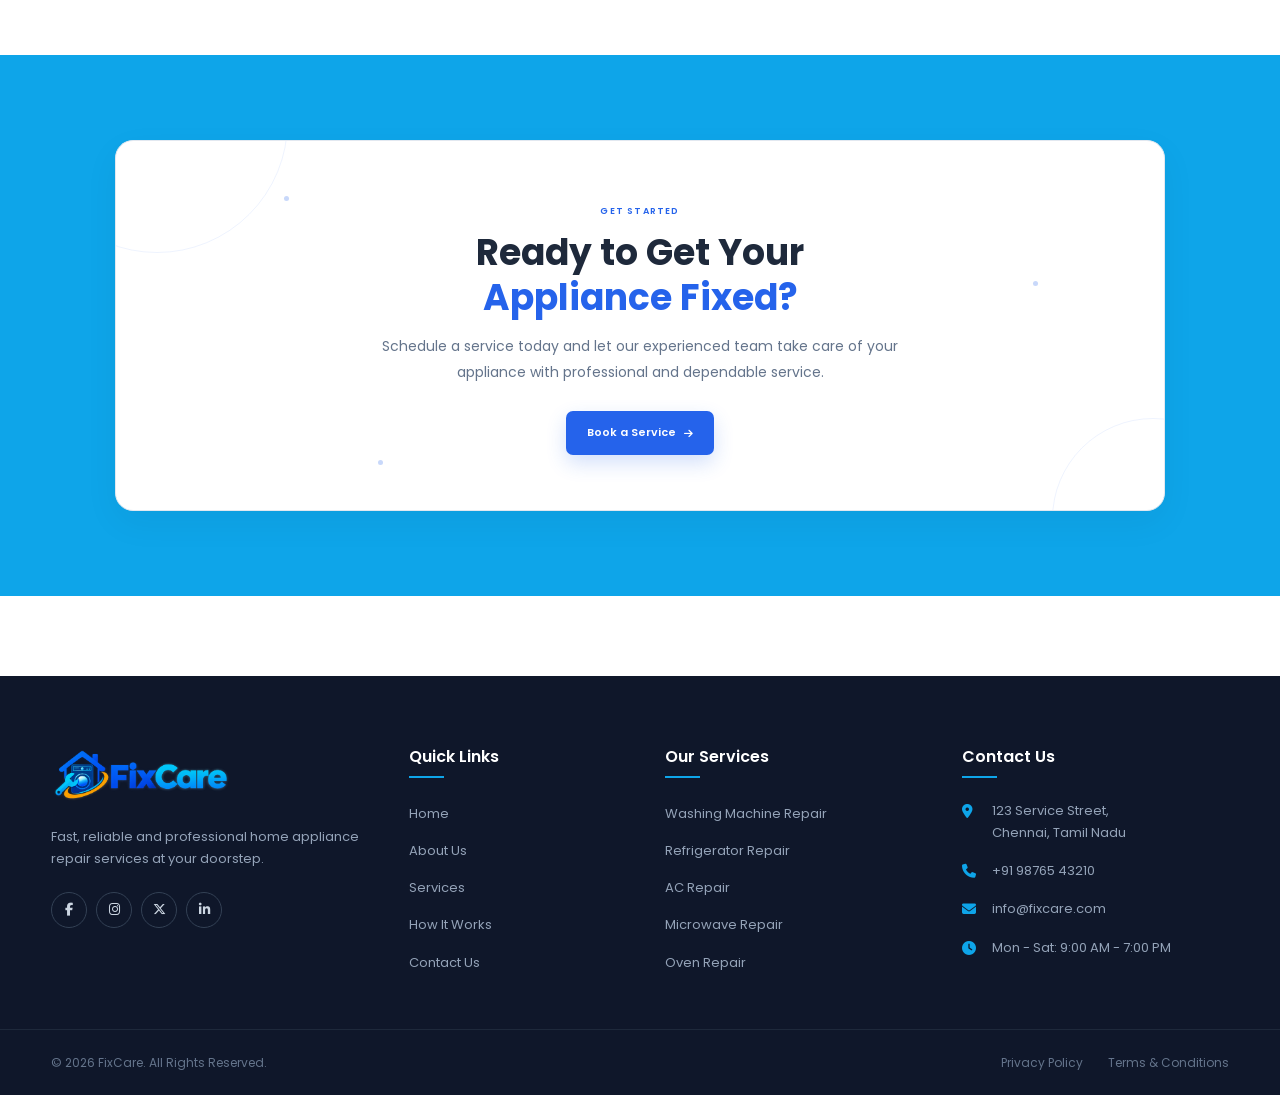
<file: services.html>
<!DOCTYPE html>

<html lang="en">

<head>
  <meta charset="UTF-8">
  <meta name="viewport" content="width=device-width, initial-scale=1.0">
  <title>FixCare - Home Appliance Repair</title>

  <!-- Favicon -->

  <link rel="icon" type="image/png" href="images/logo.png">

  <!-- Google Fonts -->

  <link rel="preconnect" href="https://fonts.googleapis.com">
  <link rel="preconnect" href="https://fonts.gstatic.com" crossorigin>
  <link href="https://fonts.googleapis.com/css2?family=Poppins:wght@300;400;500;600;700;800&display=swap" rel="stylesheet">

  <!-- Font Awesome -->

  <link rel="stylesheet" href="https://cdnjs.cloudflare.com/ajax/libs/font-awesome/6.7.2/css/all.min.css">

  <!-- CSS -->

  <link rel="stylesheet" href="css/style.css">
  <link rel="stylesheet" href="css/responsive.css">
</head>

<body>
    <!-- ================= HEADER ================= -->
<header class="main-header">
    <div class="header-container">

        <!-- Logo -->
        <a href="index.html" class="logo">
            <img src="images/logo.png" alt="FixCare Home Appliance Repair">
        </a>

        <!-- Navigation -->
        <nav class="main-nav" id="mainNav">

            <ul class="nav-menu">

                <!-- Home Dropdown -->
                <li class="nav-item dropdown">
                    <a href="#" class="nav-link">
                        Home
                        <i class="fas fa-chevron-down"></i>
                    </a>

                    <ul class="dropdown-menu">
                        <li>
                            <a href="index.html">Home 1</a>
                        </li>
                        <li>
                            <a href="home2.html">Home 2</a>
                        </li>
                    </ul>
                </li>

                <!-- About Us -->
                <li class="nav-item">
                    <a href="about.html" class="nav-link">About Us</a>
                </li>

                <!-- Services -->
                <li class="nav-item">
                    <a href="services.html" class="nav-link active">Services</a>
                </li>

                <!-- How It Works -->
                <li class="nav-item">
                    <a href="booking.html" class="nav-link">Booking</a>
                </li>

                <!-- Contact Us -->
                <li class="nav-item">
                    <a href="contact.html" class="nav-link">Contact Us</a>
                </li>

            </ul>

            <!-- Mobile Buttons -->
             <div class="mobile-buttons">

    <!-- Dark Mode + RTL -->
    <div class="mobile-theme-rtl">

        <button type="button" id="mobileThemeToggle">
            <i class="fas fa-moon"></i>
            <span>Dark Mode</span>
        </button>

        <button type="button" id="mobileRtlToggle">
            <i class="fas fa-right-left"></i>
            <span>RTL</span>
        </button>

    </div>

    <!-- Dashboard -->
    <a href="dashboard.html" class="header-btn dashboard-btn">
        Dashboard
    </a>

    <!-- Login -->
    <a href="login.html" class="header-btn login-btn">
        Login
    </a>

</div>

        </nav>

        <!-- Right Header Actions -->
        <div class="header-actions">

            <!-- Dark Mode -->
            <button class="icon-btn theme-toggle" id="themeToggle" type="button"
                aria-label="Toggle dark mode">
                <i class="fas fa-moon"></i>
            </button>

            <!-- RTL -->
            <button class="rtl-btn" id="rtlToggle" type="button">
                RTL
            </button>

            <!-- Dashboard -->
            <a href="dashboard.html" class="header-btn dashboard-btn">
                Dashboard
            </a>

            <!-- Login -->
            <a href="login.html" class="header-btn login-btn">
                Login
            </a>

        </div>

        <!-- Mobile Hamburger -->
        <button class="menu-toggle" id="menuToggle" type="button"
            aria-label="Open navigation menu">
            <i class="fas fa-bars"></i>
        </button>

    </div>
</header>
<!-- =============== END HEADER =============== -->
<!-- ================= SERVICES PAGE BANNER ================= -->
<section class="about-page-banner">

    <div class="about-banner-overlay"></div>

    <div class="about-banner-container">

        <div class="about-banner-content">

            <span class="about-banner-subtitle">
                Our Services
            </span>

            <h1>
                Professional Appliance Care
            </h1>

            <p>
                Reliable repair and maintenance solutions for
                the appliances you depend on every day.
            </p>

            <!-- Breadcrumb -->
            <div class="about-breadcrumb">

                <a href="index.html">
                    Home
                </a>

                <i class="fas fa-chevron-right"></i>

                <span>
                    Services
                </span>

            </div>

        </div>

    </div>

</section>
<!-- =============== END SERVICES PAGE BANNER =============== -->
 <!-- ================= SERVICES INTRODUCTION ================= -->
<section class="services-intro-section">

    <div class="services-intro-container">

        <!-- Image -->
        <div class="services-intro-image">

            <img src="images/services-intro.jpg"
                 alt="Professional appliance repair technician">

            <div class="services-intro-badge">

                <i class="fas fa-award"></i>

                <div>
                    <strong>Trusted Service</strong>
                    <span>Professional Care</span>
                </div>

            </div>

        </div>


        <!-- Content -->
        <div class="services-intro-content">

            <span class="section-subtitle">
                <i class="fas fa-screwdriver-wrench"></i>
                Our Services
            </span>

            <h2>
                Complete
                <span>Appliance Care</span>
            </h2>

            <p>
                From routine maintenance to complex repairs,
                FixCare provides professional solutions designed
                to keep your essential home appliances working
                efficiently.
            </p>


            <!-- Highlights -->

            <div class="services-intro-highlights">


                <!-- Highlight 1 -->

                <div class="services-intro-highlight">

                    <div class="intro-highlight-icon">
                        <i class="fas fa-user-gear"></i>
                    </div>

                    <div>
                        <h3>
                            Expert Technicians
                        </h3>

                        <p>
                            Skilled professionals with
                            hands-on service experience.
                        </p>
                    </div>

                </div>


                <!-- Highlight 2 -->

                <div class="services-intro-highlight">

                    <div class="intro-highlight-icon">
                        <i class="fas fa-medal"></i>
                    </div>

                    <div>
                        <h3>
                            Quality Repairs
                        </h3>

                        <p>
                            Careful repair work focused on
                            long-lasting results.
                        </p>
                    </div>

                </div>


                <!-- Highlight 3 -->

                <div class="services-intro-highlight">

                    <div class="intro-highlight-icon">
                        <i class="fas fa-shield-halved"></i>
                    </div>

                    <div>
                        <h3>
                            Reliable Service
                        </h3>

                        <p>
                            Dependable support when your
                            appliances need attention.
                        </p>
                    </div>

                </div>


            </div>


            <!-- Button -->

            <a href="contact.html"
               class="services-intro-btn">

                Book a Service

                <i class="fas fa-arrow-right"></i>

            </a>

        </div>

    </div>

</section>
<!-- =============== END SERVICES INTRODUCTION =============== -->
<!-- ================= APPLIANCE SERVICE SHOWCASE ================= -->
<section class="appliance-showcase">

    <div class="appliance-showcase-container">

        <!-- Section Heading -->
        <div class="section-heading">

            <span class="section-subtitle">
                <i class="fas fa-toolbox"></i>
                Our Services
            </span>

            <h2>
                Appliance
                <span>Services</span>
            </h2>

            <p>
                Professional care for the appliances you use
                every day, from routine repairs to complex
                service needs.
            </p>

        </div>


        <!-- Service Cards -->
        <div class="appliance-showcase-grid">


            <!-- ================= CARD 1 ================= -->

            <article class="appliance-showcase-card">

                <div class="appliance-showcase-image">

                    <img src="images/refrigerator-service.jpg"
                         alt="Refrigerator repair service">

                    <span class="appliance-showcase-number">
                        01
                    </span>

                </div>

                <div class="appliance-showcase-content">

                    <h3>
                        Refrigerator Repair
                    </h3>

                    <p>
                        Keep your refrigerator cooling properly
                        with reliable diagnosis and repair for
                        common cooling and temperature problems.
                    </p>

                    <a href="contact.html"
                       class="appliance-showcase-link">

                        Learn More

                        <i class="fas fa-arrow-right"></i>

                    </a>

                </div>

            </article>


            <!-- ================= CARD 2 ================= -->

            <article class="appliance-showcase-card">

                <div class="appliance-showcase-image">

                    <img src="images/washing-service.jpg"
                         alt="Washing machine repair service">

                    <span class="appliance-showcase-number">
                        02
                    </span>

                </div>

                <div class="appliance-showcase-content">

                    <h3>
                        Washing Machine Repair
                    </h3>

                    <p>
                        Get professional help with washing,
                        drainage, spinning, vibration, and
                        other washing machine issues.
                    </p>

                    <a href="contact.html"
                       class="appliance-showcase-link">

                        Learn More

                        <i class="fas fa-arrow-right"></i>

                    </a>

                </div>

            </article>


            <!-- ================= CARD 3 ================= -->

            <article class="appliance-showcase-card">

                <div class="appliance-showcase-image">

                    <img src="images/ac-service.jpg"
                         alt="Air conditioner repair service">

                    <span class="appliance-showcase-number">
                        03
                    </span>

                </div>

                <div class="appliance-showcase-content">

                    <h3>
                        Air Conditioner Repair
                    </h3>

                    <p>
                        Restore comfortable cooling with dependable
                        service for airflow, temperature, and AC
                        performance issue.
                    </p>

                    <a href="contact.html"
                       class="appliance-showcase-link">

                        Learn More

                        <i class="fas fa-arrow-right"></i>

                    </a>

                </div>

            </article>


            <!-- ================= CARD 4 ================= -->

            <article class="appliance-showcase-card">

                <div class="appliance-showcase-image">

                    <img src="images/microwave-service.jpg"
                         alt="Microwave repair service">

                    <span class="appliance-showcase-number">
                        04
                    </span>

                </div>

                <div class="appliance-showcase-content">

                    <h3>
                        Microwave Repair
                    </h3>

                    <p>
                        Get your microwave working safely and
                        efficiently with professional assistance
                        for heating and power issues.
                    </p>

                    <a href="contact.html"
                       class="appliance-showcase-link">

                        Learn More

                        <i class="fas fa-arrow-right"></i>

                    </a>

                </div>

            </article>


            <!-- ================= CARD 5 ================= -->

            <article class="appliance-showcase-card">

                <div class="appliance-showcase-image">

                    <img src="images/dishwasher-service.jpg"
                         alt="Dishwasher repair service">

                    <span class="appliance-showcase-number">
                        05
                    </span>

                </div>

                <div class="appliance-showcase-content">

                    <h3>
                        Dishwasher Repair
                    </h3>

                    <p>
                        Improve cleaning performance with solutions
                        for drainage, water flow, and other
                        dishwasher problems.
                    </p>

                    <a href="contact.html"
                       class="appliance-showcase-link">

                        Learn More

                        <i class="fas fa-arrow-right"></i>

                    </a>

                </div>

            </article>


            <!-- ================= CARD 6 ================= -->

            <article class="appliance-showcase-card">

                <div class="appliance-showcase-image">

                    <img src="images/oven-service.jpg"
                         alt="Oven and stove repair service">

                    <span class="appliance-showcase-number">
                        06
                    </span>

                </div>

                <div class="appliance-showcase-content">

                    <h3>
                        Oven &amp; Stove Repair
                    </h3>

                    <p>
                        Get reliable repair for heating, ignition,
                        temperature, and cooking performance
                        issues can repair.
                    </p>

                    <a href="contact.html"
                       class="appliance-showcase-link">

                        Learn More

                        <i class="fas fa-arrow-right"></i>

                    </a>

                </div>

            </article>


        </div>

    </div>

</section>
<!-- =============== END APPLIANCE SERVICE SHOWCASE =============== -->
<!-- ================= SERVICE PROCESS ================= -->
<section class="service-process">

    <div class="service-process-container">

        <!-- Section Heading -->
        <div class="section-heading">

            <span class="section-subtitle">
                <i class="fas fa-list-check"></i>
                How It Works
            </span>

            <h2>
                How Our
                <span>Service Works</span>
            </h2>

            <p>
                From your first request to the final repair,
                we keep the service process simple and convenient.
            </p>

        </div>


        <!-- Process Timeline -->
        <div class="service-process-track">


            <!-- ================= STEP 1 ================= -->

            <div class="process-step">

                <div class="process-step-marker">

                    <span>01</span>

                </div>

                <div class="process-step-icon">

                    <i class="fas fa-calendar-check"></i>

                </div>

                <div class="process-step-content">

                    <h3>
                        Book a Service
                    </h3>

                    <p>
                        Tell us about your appliance and
                        choose a convenient time for our
                        service team to repair.
                    </p>

                </div>

            </div>


            <!-- ================= STEP 2 ================= -->

            <div class="process-step">

                <div class="process-step-marker">

                    <span>02</span>

                </div>

                <div class="process-step-icon">

                    <i class="fas fa-magnifying-glass"></i>

                </div>

                <div class="process-step-content">

                    <h3>
                        Diagnosis
                    </h3>

                    <p>
                        Our technician carefully checks
                        the appliance and identifies the
                        cause of the problem of appliance
                    </p>

                </div>

            </div>


            <!-- ================= STEP 3 ================= -->

            <div class="process-step">

                <div class="process-step-marker">

                    <span>03</span>

                </div>

                <div class="process-step-icon">

                    <i class="fas fa-screwdriver-wrench"></i>

                </div>

                <div class="process-step-content">

                    <h3>
                        Expert Repair
                    </h3>

                    <p>
                        We fix the issue using professional
                        repair methods and quality replacement
                        parts.
                    </p>

                </div>

            </div>


            <!-- ================= STEP 4 ================= -->

            <div class="process-step">

                <div class="process-step-marker">

                    <span>04</span>

                </div>

                <div class="process-step-icon">

                    <i class="fas fa-circle-check"></i>

                </div>

                <div class="process-step-content">

                    <h3>
                        Job Complete
                    </h3>

                    <p>
                        We test the appliance and make sure
                        everything is working properly before
                        completing the service.
                    </p>

                </div>

            </div>


        </div>

    </div>

</section>
<!-- =============== END SERVICE PROCESS =============== -->
<!-- ================= WHY CHOOSE FIXCARE ================= -->
<section class="choose-fixcare">

    <div class="choose-fixcare-container">

        <!-- Left Content -->
        <div class="choose-fixcare-content">

            <span class="section-subtitle">
                <i class="fas fa-circle-check"></i>
                Why Choose Us
            </span>

            <h2>
                Service You Can
                <span>Depend On</span>
            </h2>

            <p>
                We combine skilled workmanship, reliable support,
                and customer-focused service to make appliance
                repair simple and stress-free.
            </p>


            <!-- CTA -->
            <a href="contact.html"
               class="choose-fixcare-button">

                Contact Us

                <i class="fas fa-arrow-right"></i>

            </a>

        </div>


        <!-- Right Benefits -->
        <div class="choose-fixcare-benefits">


            <!-- Benefit 1 -->

            <div class="choose-benefit">

                <div class="choose-benefit-icon">
                    <i class="fas fa-user-gear"></i>
                </div>

                <div class="choose-benefit-content">

                    <span class="choose-benefit-number">
                        01
                    </span>

                    <h3>
                        Experienced Technicians
                    </h3>

                    <p>
                        Skilled professionals with practical
                        experience handling a wide range of
                        appliance issues.
                    </p>

                </div>

            </div>


            <!-- Benefit 2 -->

            <div class="choose-benefit">

                <div class="choose-benefit-icon">
                    <i class="fas fa-receipt"></i>
                </div>

                <div class="choose-benefit-content">

                    <span class="choose-benefit-number">
                        02
                    </span>

                    <h3>
                        Transparent Pricing
                    </h3>

                    <p>
                        Clear service estimates so you know
                        what to expect before the repair begins.
                    </p>

                </div>

            </div>


            <!-- Benefit 3 -->

            <div class="choose-benefit">

                <div class="choose-benefit-icon">
                    <i class="fas fa-gears"></i>
                </div>

                <div class="choose-benefit-content">

                    <span class="choose-benefit-number">
                        03
                    </span>

                    <h3>
                        Quality Parts
                    </h3>

                    <p>
                        Reliable replacement parts selected
                        to support dependable appliance
                        performance.
                    </p>

                </div>

            </div>


            <!-- Benefit 4 -->

            <div class="choose-benefit">

                <div class="choose-benefit-icon">
                    <i class="fas fa-headset"></i>
                </div>

                <div class="choose-benefit-content">

                    <span class="choose-benefit-number">
                        04
                    </span>

                    <h3>
                        Customer-Focused Support
                    </h3>

                    <p>
                        We keep the process simple, communicate
                        clearly, and focus on your satisfaction.
                    </p>

                </div>

            </div>


        </div>

    </div>

</section>
<!-- =============== END WHY CHOOSE FIXCARE =============== -->
 <!-- ================= SERVICE HIGHLIGHTS ================= -->
<section class="service-highlights">

    <div class="service-highlights-wrap">

        <!-- Section Heading -->
        <div class="section-heading">

            <span class="section-subtitle">
                <i class="fas fa-star"></i>
                Our Benefits
            </span>

            <h2>
                Built Around Your
                <span>Convenience</span>
            </h2>

            <p>
                We focus on making every repair experience
                simple, dependable, and hassle-free.
            </p>

        </div>


        <!-- Highlights -->
        <div class="service-highlights-list">


            <!-- Highlight 1 -->
            <div class="highlight-box">

                <div class="highlight-symbol">
                    <i class="fas fa-bolt"></i>
                </div>

                <div class="highlight-info">

                    <span class="highlight-count">
                        01
                    </span>

                    <h3>
                        Quick Response
                    </h3>

                    <p>
                        Fast assistance when your appliance
                        needs attention.
                    </p>

                </div>

            </div>


            <!-- Highlight 2 -->
            <div class="highlight-box">

                <div class="highlight-symbol">
                    <i class="fas fa-shield-halved"></i>
                </div>

                <div class="highlight-info">

                    <span class="highlight-count">
                        02
                    </span>

                    <h3>
                        Reliable Work
                    </h3>

                    <p>
                        Careful and professional service
                        focused on dependable results.
                    </p>

                </div>

            </div>


            <!-- Highlight 3 -->
            <div class="highlight-box">

                <div class="highlight-symbol">
                    <i class="fas fa-clock"></i>
                </div>

                <div class="highlight-info">

                    <span class="highlight-count">
                        03
                    </span>

                    <h3>
                        On-Time Service
                    </h3>

                    <p>
                        We respect your time and work around
                        your convenient schedule.
                    </p>

                </div>

            </div>


            <!-- Highlight 4 -->
            <div class="highlight-box">

                <div class="highlight-symbol">
                    <i class="fas fa-heart"></i>
                </div>

                <div class="highlight-info">

                    <span class="highlight-count">
                        04
                    </span>

                    <h3>
                        Customer Care
                    </h3>

                    <p>
                        Friendly support from your first request
                        through completion.
                    </p>

                </div>

            </div>


        </div>

    </div>

</section>
<!-- =============== END SERVICE HIGHLIGHTS =============== -->
 <!-- ================= SERVICE PROMISE ================= -->
<section class="service-promise">

    <div class="service-promise-container">

        <!-- Large Promise Number -->
        <div class="promise-highlight">

            <span class="promise-number">
                24/7
            </span>

            <span class="promise-label">
                Service Support
            </span>

            <div class="promise-line"></div>

            <p>
                Quick assistance when your essential
                appliance needs attention.
            </p>

        </div>


        <!-- Promise Content -->
        <div class="promise-content">

            <span class="promise-subtitle">
                <i class="fas fa-bolt"></i>
                Emergency Service
            </span>

            <h2>
                Appliance Problems
                <span>Can't Always Wait</span>
            </h2>

            <p>
                When an essential appliance suddenly stops
                working, prompt assistance can make all the
                difference. Our team is ready to help with
                urgent appliance repair needs.
            </p>


            <!-- Promise Features -->
            <div class="promise-features">

                <!-- Feature 1 -->
                <div class="promise-feature">

                    <div class="promise-feature-icon">
                        <i class="fas fa-calendar-day"></i>
                    </div>

                    <div>
                        <h3>
                            Same-Day Assistance
                        </h3>

                        <p>
                            Prompt support for urgent
                            appliance problems.
                        </p>
                    </div>

                </div>


                <!-- Feature 2 -->
                <div class="promise-feature">

                    <div class="promise-feature-icon">
                        <i class="fas fa-bolt"></i>
                    </div>

                    <div>
                        <h3>
                            Priority Service
                        </h3>

                        <p>
                            Faster attention when your
                            appliance can't wait.
                        </p>

                    </div>

                </div>


                <!-- Feature 3 -->
                <div class="promise-feature">

                    <div class="promise-feature-icon">
                        <i class="fas fa-magnifying-glass"></i>
                    </div>

                    <div>
                        <h3>
                            Quick Assessment
                        </h3>

                        <p>
                            We identify the problem and
                            explain the next steps clearly.
                        </p>

                    </div>

                </div>

            </div>

        </div>

    </div>

</section>
<!-- =============== END SERVICE PROMISE =============== -->
 <!-- ================= FINAL CTA ================= -->
<section class="service-finish">

    <div class="service-finish-container">

        <!-- Decorative Element -->
        <div class="service-finish-decoration">
            <span></span>
            <span></span>
            <span></span>
        </div>


        <!-- CTA Content -->
        <div class="service-finish-content">

            <span class="service-finish-label">
                Get Started
            </span>

            <h2>
                Ready to Get Your
                <span>Appliance Fixed?</span>
            </h2>

            <p>
                Schedule a service today and let our experienced
                team take care of your appliance with professional
                and dependable service.
            </p>

            <a href="contact.html"
               class="service-finish-button">

                Book a Service

                <i class="fas fa-arrow-right"></i>

            </a>

        </div>

    </div>

</section>
<!-- =============== END FINAL CTA =============== -->
<!-- ================= FOOTER ================= -->
<footer class="main-footer">

    <div class="footer-container">

        <!-- Footer About -->
        <div class="footer-column footer-about">

            <a href="index.html" class="footer-logo">
                <img src="images/logo.png"
                     alt="FixCare Home Appliance Repair">
            </a>

            <p>
                Fast, reliable and professional home appliance
                repair services at your doorstep.
            </p>

            <div class="footer-social">

                <a href="#" aria-label="Facebook">
                    <i class="fab fa-facebook-f"></i>
                </a>

                <a href="#" aria-label="Instagram">
                    <i class="fab fa-instagram"></i>
                </a>

                <a href="#" aria-label="Twitter">
                    <i class="fab fa-x-twitter"></i>
                </a>

                <a href="#" aria-label="LinkedIn">
                    <i class="fab fa-linkedin-in"></i>
                </a>

            </div>

        </div>


        <!-- Quick Links -->
        <div class="footer-column">

            <h3>Quick Links</h3>

            <ul class="footer-links">

                <li>
                    <a href="index.html">Home</a>
                </li>

                <li>
                    <a href="about.html">About Us</a>
                </li>

                <li>
                    <a href="services.html">Services</a>
                </li>

                <li>
                    <a href="how-it-works.html">
                        How It Works
                    </a>
                </li>

                <li>
                    <a href="contact.html">Contact Us</a>
                </li>

            </ul>

        </div>


        <!-- Our Services -->
        <div class="footer-column">

            <h3>Our Services</h3>

            <ul class="footer-links">

                <li>
                    <a href="services.html">
                        Washing Machine Repair
                    </a>
                </li>

                <li>
                    <a href="services.html">
                        Refrigerator Repair
                    </a>
                </li>

                <li>
                    <a href="services.html">
                        AC Repair
                    </a>
                </li>

                <li>
                    <a href="services.html">
                        Microwave Repair
                    </a>
                </li>

                <li>
                    <a href="services.html">
                        Oven Repair
                    </a>
                </li>

            </ul>

        </div>


        <!-- Contact -->
        <div class="footer-column footer-contact">

            <h3>Contact Us</h3>

            <ul>

                <li>
                    <i class="fas fa-location-dot"></i>

                    <span>
                        123 Service Street,<br>
                        Chennai, Tamil Nadu
                    </span>
                </li>

                <li>
                    <i class="fas fa-phone"></i>

                    <a href="tel:+919876543210">
                        +91 98765 43210
                    </a>
                </li>

                <li>
                    <i class="fas fa-envelope"></i>

                    <a href="mailto:info@fixcare.com">
                        info@fixcare.com
                    </a>
                </li>

                <li>
                    <i class="fas fa-clock"></i>

                    <span>
                        Mon - Sat: 9:00 AM - 7:00 PM
                    </span>
                </li>

            </ul>

        </div>

    </div>


    <!-- Footer Bottom -->
    <div class="footer-bottom">

        <div class="footer-bottom-container">

            <p>
                © 2026 FixCare. All Rights Reserved.
            </p>

            <div class="footer-bottom-links">

                <a href="#">Privacy Policy</a>

                <a href="#">Terms & Conditions</a>

            </div>

        </div>

    </div>

</footer>
<!-- =============== END FOOTER =============== -->


  <!-- JS -->
<!-- Scroll To Top -->
<button id="scrollTopBtn" class="scroll-top-btn" aria-label="Scroll to top">
    <i class="fa-solid fa-arrow-up"></i>
</button>
  <script src="js/script.js"></script>

</body>
</html>
</file>
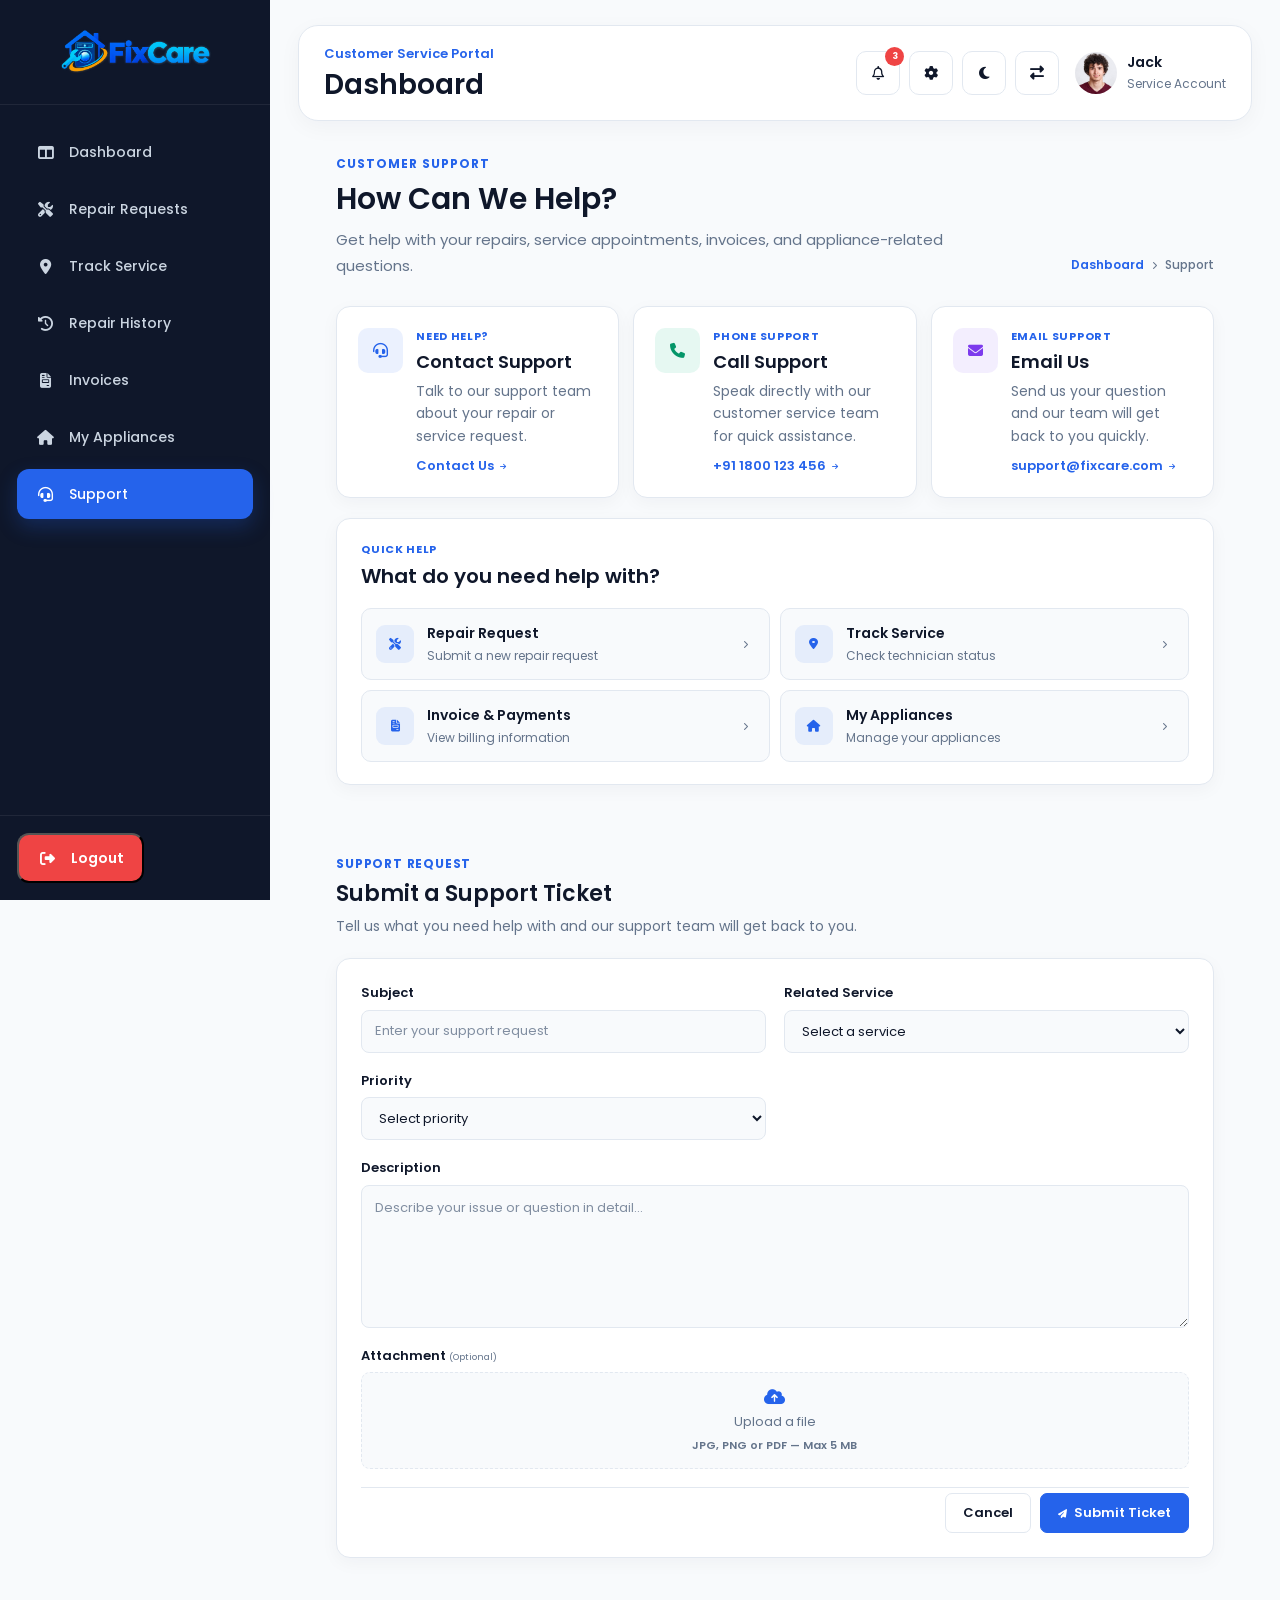
<file: support.html>
<!DOCTYPE html>

<html lang="en">

<head>
  <meta charset="UTF-8">
  <meta name="viewport" content="width=device-width, initial-scale=1.0">
  <title>FixCare - Home Appliance Repair</title>

  <!-- Favicon -->

  <link rel="icon" type="image/png" href="images/logo.png">

  <!-- Google Fonts -->

  <link rel="preconnect" href="https://fonts.googleapis.com">
  <link rel="preconnect" href="https://fonts.gstatic.com" crossorigin>
  <link href="https://fonts.googleapis.com/css2?family=Poppins:wght@300;400;500;600;700;800&display=swap" rel="stylesheet">

  <!-- Font Awesome -->

  <link rel="stylesheet" href="https://cdnjs.cloudflare.com/ajax/libs/font-awesome/6.7.2/css/all.min.css">

  <!-- CSS -->

  <link rel="stylesheet" href="css/dashboard.css">
  <link rel="stylesheet" href="css/dash-res.css">
</head>

<body>
    <!-- =========================================================
     CUSTOMER DASHBOARD
     PART 1: SIDEBAR + HEADER + HERO
========================================================= -->

<div class="customer-dashboard">


    <!-- =====================================================
         MOBILE SIDEBAR OVERLAY
    ====================================================== -->

    <div
        class="customer-sidebar-overlay"
        id="customerSidebarOverlay">
    </div>


    <!-- =====================================================
         SIDEBAR
    ====================================================== -->

    <aside
        class="customer-sidebar"
        id="customerSidebar">


        <!-- Sidebar Logo -->

        <div class="customer-sidebar-logo">

            <a href="index.html">

                <img
                    src="images/logo.png"
                    alt="Appliance Service"
                >

            </a>


            <!-- Mobile Close -->

            <button
                type="button"
                class="customer-sidebar-close"
                id="customerSidebarClose"
                aria-label="Close menu">

                <i class="fa-solid fa-xmark"></i>

            </button>

        </div>


        <!-- Sidebar Navigation -->

        <nav class="customer-sidebar-nav">


            <a
                href="dashboard.html"
                class="customer-nav-link">

                <i class="fa-solid fa-table-columns"></i>

                <span>
                    Dashboard
                </span>

            </a>


            <a
                href="repair-request.html"
                class="customer-nav-link">

                <i class="fa-solid fa-screwdriver-wrench"></i>

                <span>
                    Repair Requests
                </span>

            </a>


            


            <a
                href="track-service.html"
                class="customer-nav-link">

                <i class="fa-solid fa-location-dot"></i>

                <span>
                    Track Service
                </span>

            </a>


            <a
                href="repair-history.html"
                class="customer-nav-link">

                <i class="fa-solid fa-clock-rotate-left"></i>

                <span>
                    Repair History
                </span>

            </a>


            <a
                href="invoices.html"
                class="customer-nav-link">

                <i class="fa-solid fa-file-invoice"></i>

                <span>
                    Invoices
                </span>

            </a>


            <a
                href="my-appliances.html"
                class="customer-nav-link">

                <i class="fa-solid fa-house"></i>

                <span>
                    My Appliances
                </span>

            </a>


            <a
                href="support.html"
                class="customer-nav-link active">

                <i class="fa-solid fa-headset"></i>

                <span>
                    Support
                </span>

            </a>

        </nav>


        <!-- Sidebar Bottom -->

<div class="customer-sidebar-bottom">

    <button
        type="button"
        class="customer-logout"
        id="logoutBtn">

        <i class="fa-solid fa-right-from-bracket"></i>

        <span>
            Logout
        </span>

    </button>

</div>

    </aside>
    <!-- =====================================================
         MAIN DASHBOARD
    ====================================================== -->

    <main class="customer-dashboard-main">


        <!-- =================================================
             TOP HEADER
        ================================================== -->

        <header class="customer-dashboard-header">


            <!-- Hamburger -->

            <button
                type="button"
                class="customer-menu-toggle"
                id="customerMenuToggle"
                aria-label="Open menu"
                aria-expanded="false">

                <i class="fa-solid fa-bars"></i>

            </button>


            <!-- Header Title -->

            <div class="customer-header-title">

                <span>
                    Customer Service Portal
                </span>

                <h1>
                    Dashboard
                </h1>

            </div>


            <!-- Header Actions -->

            <div class="customer-header-actions">


                <!-- Notification -->

                <button
                    type="button"
                    class="customer-header-btn customer-notification-btn"
                    aria-label="Notifications">

                    <i class="fa-regular fa-bell"></i>

                    <span class="customer-notification-count">
                        3
                    </span>

                </button>


                <!-- Settings -->

                <a
                    href="settings.html"
                    class="customer-header-btn"
                    aria-label="Settings">

                    <i class="fa-solid fa-gear"></i>

                </a>


                <!-- Dark Mode -->

                <button
                    type="button"
                    class="customer-header-btn theme-toggle"
                    id="themeToggle"
                    aria-label="Toggle dark mode">

                    <i class="fa-solid fa-moon"></i>

                </button>


                <!-- RTL -->

                <button
                    type="button"
                    class="customer-header-btn rtl-toggle"
                    id="rtlToggle"
                    aria-label="Toggle RTL">

                    <i class="fa-solid fa-right-left"></i>

                </button>


                <!-- Customer Profile -->

                <a
                    href="profile.html"
                    class="customer-profile">


                    <div class="customer-profile-image">

                        <img
                            src="images/profile.jpg"
                            alt="Customer">

                    </div>


                    <div class="customer-profile-info">

                        <strong>
                            Jack
                        </strong>

                        <span>
                            Service Account
                        </span>

                    </div>

                </a>

            </div>

        </header>
<!-- =========================================================
     SUPPORT PAGE
     PART 1 - HTML ONLY
     SECTION ONLY
========================================================= -->

<main class="support-page">


    <!-- =====================================================
         PAGE HEADER
    ====================================================== -->

    <section class="support-header">

        <div class="support-header-content">

            <span class="support-label">
                CUSTOMER SUPPORT
            </span>

            <h2>
                How Can We Help?
            </h2>

            <p>
                Get help with your repairs, service appointments,
                invoices, and appliance-related questions.
            </p>

        </div>


        <!-- Breadcrumb -->

        <div class="support-breadcrumb">

            <a href="dashboard.html">
                Dashboard
            </a>

            <i class="fa-solid fa-chevron-right"></i>

            <span>
                Support
            </span>

        </div>

    </section>



    <!-- =====================================================
         SUPPORT SECTION
    ====================================================== -->

    <section class="support-section">

        <div class="support-container">


            <!-- =================================================
                 SUPPORT OPTIONS
            ================================================== -->

            <div class="support-options">


                <!-- Contact Support -->

                <div class="support-option-card">

                    <div class="support-option-icon contact">

                        <i class="fa-solid fa-headset"></i>

                    </div>

                    <div class="support-option-content">

                        <span>
                            NEED HELP?
                        </span>

                        <h3>
                            Contact Support
                        </h3>

                        <p>
                            Talk to our support team about your
                            repair or service request.
                        </p>

                        <a href="#contact-support">
                            Contact Us
                            <i class="fa-solid fa-arrow-right"></i>
                        </a>

                    </div>

                </div>



                <!-- Call Support -->

                <div class="support-option-card">

                    <div class="support-option-icon call">

                        <i class="fa-solid fa-phone"></i>

                    </div>

                    <div class="support-option-content">

                        <span>
                            PHONE SUPPORT
                        </span>

                        <h3>
                            Call Support
                        </h3>

                        <p>
                            Speak directly with our customer
                            service team for quick assistance.
                        </p>

                        <a href="tel:+911800123456">
                            +91 1800 123 456
                            <i class="fa-solid fa-arrow-right"></i>
                        </a>

                    </div>

                </div>



                <!-- Email Support -->

                <div class="support-option-card">

                    <div class="support-option-icon email">

                        <i class="fa-solid fa-envelope"></i>

                    </div>

                    <div class="support-option-content">

                        <span>
                            EMAIL SUPPORT
                        </span>

                        <h3>
                            Email Us
                        </h3>

                        <p>
                            Send us your question and our team
                            will get back to you quickly.
                        </p>

                        <a href="mailto:support@fixcare.com">
                            support@fixcare.com
                            <i class="fa-solid fa-arrow-right"></i>
                        </a>

                    </div>

                </div>


            </div>



            <!-- =================================================
                 QUICK HELP
            ================================================== -->

            <div class="support-quick-help">


                <div class="support-quick-header">

                    <div>

                        <span>
                            QUICK HELP
                        </span>

                        <h3>
                            What do you need help with?
                        </h3>

                    </div>

                </div>


                <div class="support-help-grid">


                    <!-- Repair Request -->

                    <a
                        href="repair-request.html"
                        class="support-help-card">

                        <div class="support-help-icon">

                            <i class="fa-solid fa-screwdriver-wrench"></i>

                        </div>

                        <div>

                            <strong>
                                Repair Request
                            </strong>

                            <span>
                                Submit a new repair request
                            </span>

                        </div>

                        <i class="fa-solid fa-chevron-right"></i>

                    </a>



                    <!-- Track Service -->

                    <a
                        href="track-service.html"
                        class="support-help-card">

                        <div class="support-help-icon">

                            <i class="fa-solid fa-location-dot"></i>

                        </div>

                        <div>

                            <strong>
                                Track Service
                            </strong>

                            <span>
                                Check technician status
                            </span>

                        </div>

                        <i class="fa-solid fa-chevron-right"></i>

                    </a>



                    <!-- Invoice -->

                    <a
                        href="invoices.html"
                        class="support-help-card">

                        <div class="support-help-icon">

                            <i class="fa-solid fa-file-invoice"></i>

                        </div>

                        <div>

                            <strong>
                                Invoice & Payments
                            </strong>

                            <span>
                                View billing information
                            </span>

                        </div>

                        <i class="fa-solid fa-chevron-right"></i>

                    </a>



                    <!-- Appliances -->

                    <a
                        href="my-appliances.html"
                        class="support-help-card">

                        <div class="support-help-icon">

                            <i class="fa-solid fa-house"></i>

                        </div>

                        <div>

                            <strong>
                                My Appliances
                            </strong>

                            <span>
                                Manage your appliances
                            </span>

                        </div>

                        <i class="fa-solid fa-chevron-right"></i>

                    </a>


                </div>

            </div>


        </div>

    </section>
    <!-- =========================================================
     SUPPORT TICKET / CONTACT SUPPORT
     PART 1 - HTML ONLY
     SECTION ONLY
========================================================= -->

<section class="support-ticket-section">

    <div class="support-ticket-container">


        <!-- =================================================
             SECTION HEADER
        ================================================== -->

        <div class="support-ticket-header">

            <span class="support-ticket-label">
                SUPPORT REQUEST
            </span>

            <h3>
                Submit a Support Ticket
            </h3>

            <p>
                Tell us what you need help with and our support
                team will get back to you.
            </p>

        </div>



        <!-- =================================================
             TICKET FORM
        ================================================== -->

        <form
            class="support-ticket-form"
            id="supportTicketForm">


            <!-- =================================================
                 SUBJECT
            ================================================== -->

            <div class="support-form-group">

                <label for="support-subject">
                    Subject
                </label>

                <input
                    type="text"
                    id="support-subject"
                    name="subject"
                    placeholder="Enter your support request"
                    required>

            </div>



            <!-- =================================================
                 RELATED SERVICE
            ================================================== -->

            <div class="support-form-group">

                <label for="support-service">
                    Related Service
                </label>

                <select
                    id="support-service"
                    name="service"
                    required>

                    <option value="" selected disabled>
                        Select a service
                    </option>

                    <option value="repair-request">
                        Repair Request
                    </option>

                    <option value="track-service">
                        Track Service
                    </option>

                    <option value="repair-history">
                        Repair History
                    </option>

                    <option value="invoice">
                        Invoice & Payments
                    </option>

                    <option value="appliance">
                        My Appliances
                    </option>

                    <option value="other">
                        Other
                    </option>

                </select>

            </div>



            <!-- =================================================
                 PRIORITY
            ================================================== -->

            <div class="support-form-group">

                <label for="support-priority">
                    Priority
                </label>

                <select
                    id="support-priority"
                    name="priority"
                    required>

                    <option value="" selected disabled>
                        Select priority
                    </option>

                    <option value="low">
                        Low
                    </option>

                    <option value="medium">
                        Medium
                    </option>

                    <option value="high">
                        High
                    </option>

                </select>

            </div>



            <!-- =================================================
                 DESCRIPTION
            ================================================== -->

            <div class="support-form-group support-form-full">

                <label for="support-description">
                    Description
                </label>

                <textarea
                    id="support-description"
                    name="description"
                    rows="6"
                    placeholder="Describe your issue or question in detail..."
                    required></textarea>

            </div>



            <!-- =================================================
                 ATTACHMENT
            ================================================== -->

            <div class="support-form-group support-form-full">

                <label for="support-attachment">
                    Attachment
                    <span>
                        (Optional)
                    </span>
                </label>

                <div class="support-file-upload">

                    <input
                        type="file"
                        id="support-attachment"
                        name="attachment"
                        accept=".jpg,.jpeg,.png,.pdf">

                    <label
                        for="support-attachment"
                        class="support-file-label">

                        <i class="fa-solid fa-cloud-arrow-up"></i>

                        <span>
                            Upload a file
                        </span>

                        <small>
                            JPG, PNG or PDF — Max 5 MB
                        </small>

                    </label>

                </div>

            </div>



            <!-- =================================================
                 FORM ACTIONS
            ================================================== -->

            <div class="support-form-actions">

                <button
                    type="reset"
                    class="support-cancel-btn">

                    Cancel

                </button>

                <button
                    type="submit"
                    class="support-submit-btn">

                    <i class="fa-solid fa-paper-plane"></i>

                    Submit Ticket

                </button>

            </div>


        </form>


    </div>

</section>


</main>


</main>

</div>
 <!-- JS -->
<!-- =========================================================
     LOGOUT CONFIRMATION POPUP
========================================================= -->

<div class="logout-modal-overlay" id="logoutModal">

    <div class="logout-modal">

        <!-- Icon -->
        <div class="logout-modal-icon">
            <i class="fa-solid fa-right-from-bracket"></i>
        </div>

        <!-- Message -->
        <h2>
            Are you sure you want to<br>
            logout?
        </h2>

        <!-- Buttons -->
        <div class="logout-modal-actions">

            <button
                type="button"
                class="logout-confirm-btn"
                id="logoutConfirm">
                Yes
            </button>

            <button
                type="button"
                class="logout-cancel-btn"
                id="logoutCancel">
                No
            </button>

        </div>

    </div>

</div>
  <script src="js/dash.js"></script>

</body>
</html>
</file>
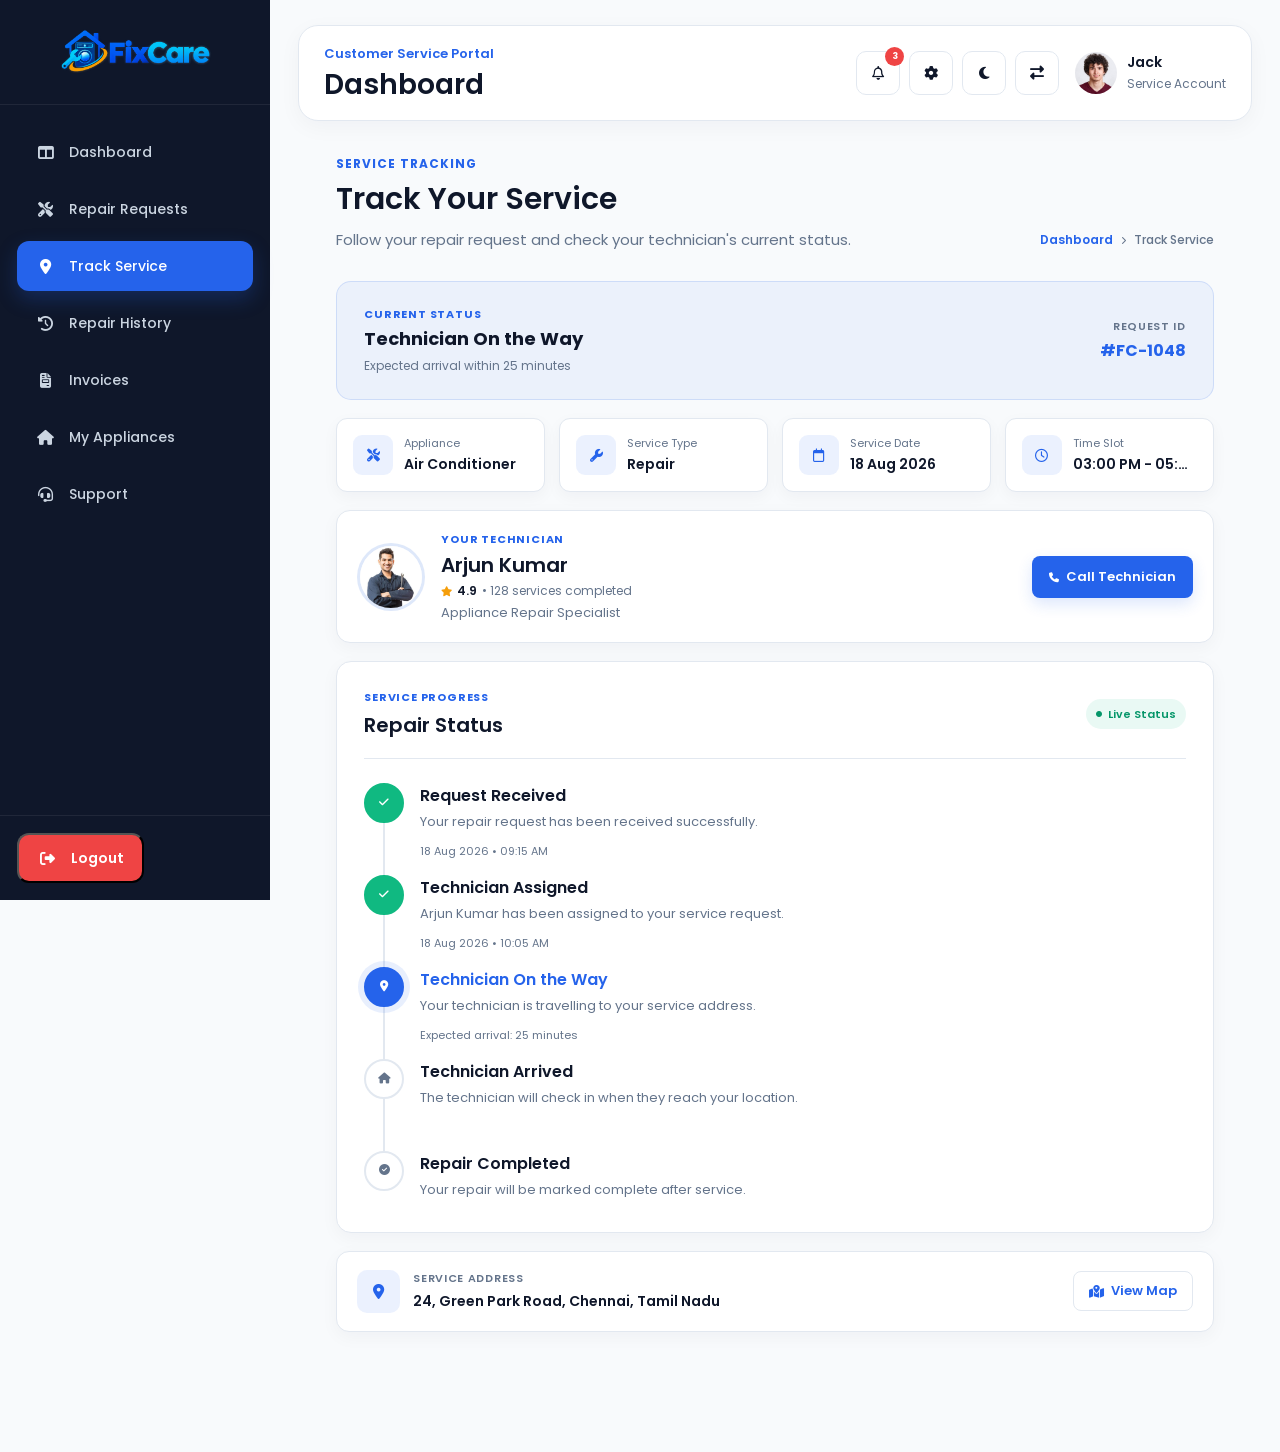
<file: track-service.html>
<!DOCTYPE html>

<html lang="en">

<head>
  <meta charset="UTF-8">
  <meta name="viewport" content="width=device-width, initial-scale=1.0">
  <title>FixCare - Home Appliance Repair</title>

  <!-- Favicon -->

  <link rel="icon" type="image/png" href="images/logo.png">

  <!-- Google Fonts -->

  <link rel="preconnect" href="https://fonts.googleapis.com">
  <link rel="preconnect" href="https://fonts.gstatic.com" crossorigin>
  <link href="https://fonts.googleapis.com/css2?family=Poppins:wght@300;400;500;600;700;800&display=swap" rel="stylesheet">

  <!-- Font Awesome -->

  <link rel="stylesheet" href="https://cdnjs.cloudflare.com/ajax/libs/font-awesome/6.7.2/css/all.min.css">

  <!-- CSS -->

  <link rel="stylesheet" href="css/dashboard.css">
  <link rel="stylesheet" href="css/dash-res.css">
</head>

<body>
    <!-- =========================================================
     CUSTOMER DASHBOARD
     PART 1: SIDEBAR + HEADER + HERO
========================================================= -->

<div class="customer-dashboard">


    <!-- =====================================================
         MOBILE SIDEBAR OVERLAY
    ====================================================== -->

    <div
        class="customer-sidebar-overlay"
        id="customerSidebarOverlay">
    </div>


    <!-- =====================================================
         SIDEBAR
    ====================================================== -->

    <aside
        class="customer-sidebar"
        id="customerSidebar">


        <!-- Sidebar Logo -->

        <div class="customer-sidebar-logo">

            <a href="index.html">

                <img
                    src="images/logo.png"
                    alt="Appliance Service"
                >

            </a>


            <!-- Mobile Close -->

            <button
                type="button"
                class="customer-sidebar-close"
                id="customerSidebarClose"
                aria-label="Close menu">

                <i class="fa-solid fa-xmark"></i>

            </button>

        </div>


        <!-- Sidebar Navigation -->

        <nav class="customer-sidebar-nav">


            <a
                href="dashboard.html"
                class="customer-nav-link">

                <i class="fa-solid fa-table-columns"></i>

                <span>
                    Dashboard
                </span>

            </a>


            <a
                href="repair-request.html"
                class="customer-nav-link">

                <i class="fa-solid fa-screwdriver-wrench"></i>

                <span>
                    Repair Requests
                </span>

            </a>


            


            <a
                href="track-service.html"
                class="customer-nav-link active">

                <i class="fa-solid fa-location-dot"></i>

                <span>
                    Track Service
                </span>

            </a>


            <a
                href="repair-history.html"
                class="customer-nav-link">

                <i class="fa-solid fa-clock-rotate-left"></i>

                <span>
                    Repair History
                </span>

            </a>


            <a
                href="invoices.html"
                class="customer-nav-link">

                <i class="fa-solid fa-file-invoice"></i>

                <span>
                    Invoices
                </span>

            </a>


            <a
                href="my-appliances.html"
                class="customer-nav-link">

                <i class="fa-solid fa-house"></i>

                <span>
                    My Appliances
                </span>

            </a>


            <a
                href="support.html"
                class="customer-nav-link">

                <i class="fa-solid fa-headset"></i>

                <span>
                    Support
                </span>

            </a>

        </nav>


        <!-- Sidebar Bottom -->

<div class="customer-sidebar-bottom">

    <button
        type="button"
        class="customer-logout"
        id="logoutBtn">

        <i class="fa-solid fa-right-from-bracket"></i>

        <span>
            Logout
        </span>

    </button>

</div>
    </aside>
    <!-- =====================================================
         MAIN DASHBOARD
    ====================================================== -->

    <main class="customer-dashboard-main">


        <!-- =================================================
             TOP HEADER
        ================================================== -->

        <header class="customer-dashboard-header">


            <!-- Hamburger -->

            <button
                type="button"
                class="customer-menu-toggle"
                id="customerMenuToggle"
                aria-label="Open menu"
                aria-expanded="false">

                <i class="fa-solid fa-bars"></i>

            </button>


            <!-- Header Title -->

            <div class="customer-header-title">

                <span>
                    Customer Service Portal
                </span>

                <h1>
                    Dashboard
                </h1>

            </div>


            <!-- Header Actions -->

            <div class="customer-header-actions">


                <!-- Notification -->

                <button
                    type="button"
                    class="customer-header-btn customer-notification-btn"
                    aria-label="Notifications">

                    <i class="fa-regular fa-bell"></i>

                    <span class="customer-notification-count">
                        3
                    </span>

                </button>


                <!-- Settings -->

                <a
                    href="settings.html"
                    class="customer-header-btn"
                    aria-label="Settings">

                    <i class="fa-solid fa-gear"></i>

                </a>


                <!-- Dark Mode -->

                <button
                    type="button"
                    class="customer-header-btn theme-toggle"
                    id="themeToggle"
                    aria-label="Toggle dark mode">

                    <i class="fa-solid fa-moon"></i>

                </button>


                <!-- RTL -->

                <button
                    type="button"
                    class="customer-header-btn rtl-toggle"
                    id="rtlToggle"
                    aria-label="Toggle RTL">

                    <i class="fa-solid fa-right-left"></i>

                </button>


                <!-- Customer Profile -->

                <a
                    href="profile.html"
                    class="customer-profile">


                    <div class="customer-profile-image">

                        <img
                            src="images/profile.jpg"
                            alt="Customer">

                    </div>


                    <div class="customer-profile-info">

                        <strong>
                            Jack
                        </strong>

                        <span>
                            Service Account
                        </span>

                    </div>

                </a>

            </div>

        </header>
        <!-- =========================================================
     TRACK SERVICE PAGE
     PART 1 - SECTION ONLY
========================================================= -->

<main class="track-service-page">


    <!-- =====================================================
         PAGE HEADER
    ====================================================== -->

    <section class="track-service-header">

        <div class="track-service-header-content">

            <span class="track-service-label">
                SERVICE TRACKING
            </span>

            <h2>
                Track Your Service
            </h2>

            <p>
                Follow your repair request and check your
                technician's current status.
            </p>

        </div>


        <!-- Breadcrumb -->

        <div class="track-service-breadcrumb">

            <a href="dashboard.html">
                Dashboard
            </a>

            <i class="fa-solid fa-chevron-right"></i>

            <span>
                Track Service
            </span>

        </div>

    </section>



    <!-- =====================================================
         TRACK SERVICE SECTION
    ====================================================== -->

    <section class="track-service-section">

        <div class="track-service-container">


            <!-- =================================================
                 CURRENT SERVICE STATUS
            ================================================== -->

            <div class="track-service-overview">


                <div class="track-service-overview-status">

                    <span>
                        CURRENT STATUS
                    </span>

                    <strong>
                        Technician On the Way
                    </strong>

                    <small>
                        Expected arrival within 25 minutes
                    </small>

                </div>


                <div class="track-service-request">

                    <span>
                        REQUEST ID
                    </span>

                    <strong>
                        #FC-1048
                    </strong>

                </div>


            </div>



            <!-- =================================================
                 SERVICE DETAILS
            ================================================== -->

            <div class="track-service-details">


                <!-- Appliance -->

                <div class="track-service-detail">

                    <div class="track-service-detail-icon">

                        <i class="fa-solid fa-screwdriver-wrench"></i>

                    </div>

                    <div>

                        <span>
                            Appliance
                        </span>

                        <strong>
                            Air Conditioner
                        </strong>

                    </div>

                </div>


                <!-- Service Type -->

                <div class="track-service-detail">

                    <div class="track-service-detail-icon">

                        <i class="fa-solid fa-wrench"></i>

                    </div>

                    <div>

                        <span>
                            Service Type
                        </span>

                        <strong>
                            Repair
                        </strong>

                    </div>

                </div>


                <!-- Date -->

                <div class="track-service-detail">

                    <div class="track-service-detail-icon">

                        <i class="fa-regular fa-calendar"></i>

                    </div>

                    <div>

                        <span>
                            Service Date
                        </span>

                        <strong>
                            18 Aug 2026
                        </strong>

                    </div>

                </div>


                <!-- Time -->

                <div class="track-service-detail">

                    <div class="track-service-detail-icon">

                        <i class="fa-regular fa-clock"></i>

                    </div>

                    <div>

                        <span>
                            Time Slot
                        </span>

                        <strong>
                            03:00 PM - 05:00 PM
                        </strong>

                    </div>

                </div>


            </div>



            <!-- =================================================
                 TECHNICIAN DETAILS
            ================================================== -->

            <div class="track-service-technician">


                <!-- Technician Photo -->

                <div class="track-service-technician-photo">

                    <img
                        src="images/technician.jpg"
                        alt="Technician">

                </div>


                <!-- Technician Information -->

                <div class="track-service-technician-info">

                    <span>
                        YOUR TECHNICIAN
                    </span>

                    <h3>
                        Arjun Kumar
                    </h3>

                    <div class="track-service-rating">

                        <i class="fa-solid fa-star"></i>

                        <strong>
                            4.9
                        </strong>

                        <span>
                            • 128 services completed
                        </span>

                    </div>

                    <p>
                        Appliance Repair Specialist
                    </p>

                </div>


                <!-- Call Technician -->

                <div class="track-service-technician-actions">

                    <a
                        href="tel:+919876543210"
                        class="track-service-call">

                        <i class="fa-solid fa-phone"></i>

                        Call Technician

                    </a>

                </div>


            </div>



            <!-- =================================================
                 SERVICE PROGRESS
            ================================================== -->

            <div class="track-service-timeline-card">


                <!-- Timeline Header -->

                <div class="track-service-card-heading">

                    <div>

                        <span>
                            SERVICE PROGRESS
                        </span>

                        <h3>
                            Repair Status
                        </h3>

                    </div>


                    <span class="track-service-live">

                        <i class="fa-solid fa-circle"></i>

                        Live Status

                    </span>

                </div>



                <!-- Timeline -->

                <div class="track-service-timeline">


                    <!-- =========================================
                         STEP 1 - COMPLETED
                    ========================================== -->

                    <div class="track-service-step completed">

                        <div class="track-service-step-marker">

                            <i class="fa-solid fa-check"></i>

                        </div>


                        <div class="track-service-step-content">

                            <h4>
                                Request Received
                            </h4>

                            <p>
                                Your repair request has been
                                received successfully.
                            </p>

                            <span>
                                18 Aug 2026 • 09:15 AM
                            </span>

                        </div>

                    </div>



                    <!-- =========================================
                         STEP 2 - COMPLETED
                    ========================================== -->

                    <div class="track-service-step completed">

                        <div class="track-service-step-marker">

                            <i class="fa-solid fa-check"></i>

                        </div>


                        <div class="track-service-step-content">

                            <h4>
                                Technician Assigned
                            </h4>

                            <p>
                                Arjun Kumar has been assigned
                                to your service request.
                            </p>

                            <span>
                                18 Aug 2026 • 10:05 AM
                            </span>

                        </div>

                    </div>



                    <!-- =========================================
                         STEP 3 - ACTIVE
                    ========================================== -->

                    <div class="track-service-step active">

                        <div class="track-service-step-marker">

                            <i class="fa-solid fa-location-dot"></i>

                        </div>


                        <div class="track-service-step-content">

                            <h4>
                                Technician On the Way
                            </h4>

                            <p>
                                Your technician is travelling
                                to your service address.
                            </p>

                            <span>
                                Expected arrival: 25 minutes
                            </span>

                        </div>

                    </div>



                    <!-- =========================================
                         STEP 4 - PENDING
                    ========================================== -->

                    <div class="track-service-step">

                        <div class="track-service-step-marker">

                            <i class="fa-solid fa-house"></i>

                        </div>


                        <div class="track-service-step-content">

                            <h4>
                                Technician Arrived
                            </h4>

                            <p>
                                The technician will check in
                                when they reach your location.
                            </p>

                        </div>

                    </div>



                    <!-- =========================================
                         STEP 5 - PENDING
                    ========================================== -->

                    <div class="track-service-step">

                        <div class="track-service-step-marker">

                            <i class="fa-solid fa-circle-check"></i>

                        </div>


                        <div class="track-service-step-content">

                            <h4>
                                Repair Completed
                            </h4>

                            <p>
                                Your repair will be marked
                                complete after service.
                            </p>

                        </div>

                    </div>


                </div>

            </div>



            <!-- =================================================
                 SERVICE ADDRESS
            ================================================== -->

            <div class="track-service-address-card">


                <div class="track-service-address-icon">

                    <i class="fa-solid fa-location-dot"></i>

                </div>


                <div class="track-service-address-content">

                    <span>
                        SERVICE ADDRESS
                    </span>

                    <strong>
                        24, Green Park Road,
                        Chennai, Tamil Nadu
                    </strong>

                </div>


                <a
                    href="#"
                    class="track-service-map-button">

                    <i class="fa-solid fa-map-location-dot"></i>

                    View Map

                </a>


            </div>


        </div>

    </section>


</main>







</main>

</div>
 <!-- JS -->
<!-- =========================================================
     LOGOUT CONFIRMATION POPUP
========================================================= -->

<div class="logout-modal-overlay" id="logoutModal">

    <div class="logout-modal">

        <!-- Icon -->
        <div class="logout-modal-icon">
            <i class="fa-solid fa-right-from-bracket"></i>
        </div>

        <!-- Message -->
        <h2>
            Are you sure you want to<br>
            logout?
        </h2>

        <!-- Buttons -->
        <div class="logout-modal-actions">

            <button
                type="button"
                class="logout-confirm-btn"
                id="logoutConfirm">
                Yes
            </button>

            <button
                type="button"
                class="logout-cancel-btn"
                id="logoutCancel">
                No
            </button>

        </div>

    </div>

</div>
  <script src="js/dash.js"></script>

</body>
</html>
</file>
<file: css/style.css>
/* =========================================
   ROOT VARIABLES
========================================= */

:root {
    --primary-color: #2563eb;
    --secondary-color: #0ea5e9;
    --accent-color: #f59e0b;
    --active-color: #2563eb;

    --bg-color: #ffffff;
    --section-bg: #f8fafc;
    --text-color: #1e293b;
    --muted-text: #64748b;
    --border-color: #e2e8f0;

    --header-bg: #ffffff;
    --dropdown-bg: #ffffff;

    --white: #ffffff;
    --black: #0f172a;

    --shadow: 0 4px 20px rgba(15, 23, 42, 0.08);

    --transition: 0.3s ease;
}


/* =========================================
   DARK MODE VARIABLES
========================================= */

body.dark-mode {
    --bg-color: #0f172a;
    --section-bg: #111827;
    --text-color: #f8fafc;
    --muted-text: #cbd5e1;
    --border-color: #334155;

    --header-bg: #0f172a;
    --dropdown-bg: #1e293b;

    --shadow: 0 4px 20px rgba(0, 0, 0, 0.35);
}


/* =========================================
   BASIC RESET
========================================= */

* {
    margin: 0;
    padding: 0;
    box-sizing: border-box;
}

html {
    scroll-behavior: smooth;
}

/* =========================================================
   GLOBAL FONT - FIXCARE
========================================================= */

html,
body {
    font-family: "Poppins", sans-serif;
}

body,
button,
input,
textarea,
select,
a {
    font-family: "Poppins", sans-serif;
}
h1,
h2,
h3,
h4,
h5,
h6 {
    font-family: "Poppins", sans-serif;
    font-weight: 600;
}

p {
    font-family: "Poppins", sans-serif;
    font-weight: 400;
}

button,
a {
    font-weight: 500;
}
a {
    text-decoration: none;
    color: inherit;
}

button {
    font-family: inherit;
}

ul {
    list-style: none;
}


/* =========================================
   MAIN HEADER
========================================= */

.main-header {
    width: 100%;
    height: 82px;

    background: var(--header-bg);

    border-bottom: 1px solid var(--border-color);

    position: fixed;
    top: 0;
    left: 0;

    z-index: 1000;

    box-shadow: var(--shadow);

    transition:
        background-color var(--transition),
        border-color var(--transition);
}


/* =========================================
   HEADER CONTAINER
========================================= */

.header-container {
    width: 92%;
    max-width: 1400px;

    height: 100%;

    margin: 0 auto;

    display: flex;
    align-items: center;

    position: relative;
}


/* =========================================
   LOGO
========================================= */

.logo {
    display: flex;
    align-items: center;

    flex-shrink: 0;

    margin-right: 40px;
}

.logo img {
    width: 185px;
    height: auto;

    display: block;

    object-fit: contain;
}


/* =========================================
   MAIN NAVIGATION
========================================= */

.main-nav {
    flex: 1;

    display: flex;
    justify-content: center;
    align-items: center;
}

.nav-menu {
    display: flex;
    align-items: center;
    justify-content: center;

    gap: 30px;
}
.nav-menu a.active {
    color: var(--active-color);
}

.nav-menu a.active::after {
    width: 100%;
    background: var(--active-color);
}

/* =========================================
   NAVIGATION LINKS
========================================= */

.nav-item {
    position: relative;
}

.nav-link {
    height: 82px;

    display: flex;
    align-items: center;
    gap: 7px;

    color: var(--text-color);

    font-size: 17px;
    font-weight: 500;

    white-space: nowrap;

    transition: color var(--transition);
}

.nav-link:hover {
    color: var(--primary-color);
}


/* =========================================
   HOME DROPDOWN ARROW
========================================= */

.nav-link i {
    font-size: 15px;

    transition: transform var(--transition);
}

.dropdown:hover .nav-link i {
    transform: rotate(180deg);
}


/* =========================================
   DROPDOWN MENU
========================================= */

.dropdown-menu {
    position: absolute;

    top: calc(100% + 1px);
    left: 50%;

    transform: translateX(-50%) translateY(10px);

    width: 170px;

    padding: 10px 0;

    background: var(--dropdown-bg);

    border: 1px solid var(--border-color);

    border-radius: 10px;

    box-shadow: var(--shadow);

    opacity: 0;
    visibility: hidden;

    transition:
        opacity var(--transition),
        transform var(--transition),
        visibility var(--transition);

    z-index: 1100;
}

.dropdown:hover .dropdown-menu {
    opacity: 1;
    visibility: visible;

    transform: translateX(-50%) translateY(0);
}

.dropdown-menu li a {
    display: block;

    padding: 11px 18px;

    color: var(--text-color);

    font-size: 13px;
    font-weight: 500;

    transition:
        background-color var(--transition),
        color var(--transition);
}

.dropdown-menu li a:hover {
    background: rgba(37, 99, 235, 0.08);
    color: var(--primary-color);
}
.dropdown-menu a.active {
    color: var(--active-color);
    background: rgba(37, 99, 235, 0.08);
}

/* =========================================
   HEADER RIGHT ACTIONS
========================================= */

.header-actions {
    display: flex;
    align-items: center;

    gap: 10px;

    margin-left: 30px;

    flex-shrink: 0;
}


/* =========================================
   COMMON ICON BUTTON
========================================= */

.icon-btn {
    width: 38px;
    height: 38px;

    display: flex;
    align-items: center;
    justify-content: center;

    border: 1px solid var(--border-color);

    border-radius: 50%;

    background: transparent;

    color: var(--text-color);

    cursor: pointer;

    transition:
        background-color var(--transition),
        color var(--transition),
        border-color var(--transition);
}

.icon-btn:hover {
    background: var(--primary-color);
    color: var(--white);
    border-color: var(--primary-color);
}


/* =========================================
   RTL BUTTON
========================================= */

.rtl-btn {
    height: 38px;

    padding: 0 12px;

    border: 1px solid var(--border-color);

    border-radius: 7px;

    background: transparent;

    color: var(--text-color);

    font-size: 12px;
    font-weight: 600;

    cursor: pointer;

    transition:
        background-color var(--transition),
        color var(--transition),
        border-color var(--transition);
}

.rtl-btn:hover {
    background: var(--primary-color);
    color: var(--white);
    border-color: var(--primary-color);
}


/* =========================================
   HEADER BUTTONS
========================================= */

.header-btn {
    height: 40px;

    display: inline-flex;
    align-items: center;
    justify-content: center;

    padding: 0 17px;

    border-radius: 7px;

    font-size: 12px;
    font-weight: 600;

    white-space: nowrap;

    transition:
        background-color var(--transition),
        color var(--transition),
        border-color var(--transition),
        transform var(--transition);
}

.header-btn:hover {
    transform: translateY(-2px);
}


/* =========================================
   DASHBOARD BUTTON
========================================= */

.dashboard-btn {
    background: transparent;

    color: var(--primary-color);

    border: 1px solid var(--primary-color);
}

.dashboard-btn:hover {
    background: var(--primary-color);
    color: var(--white);
}


/* =========================================
   LOGIN BUTTON
========================================= */

.login-btn {
    background: var(--primary-color);

    color: var(--white);

    border: 1px solid var(--primary-color);
}

.login-btn:hover {
    background: #1d4ed8;
    border-color: #1d4ed8;
}


/* =========================================
   MOBILE BUTTONS
========================================= */

.mobile-buttons {
    display: none;
}
.mobile-theme-rtl {
    display: flex !important;
    width: 100%;
    gap: 10px;
}

.mobile-theme-rtl button {
    flex: 1;
    height: 42px;

    display: flex;
    align-items: center;
    justify-content: center;
    gap: 7px;

    border: 1px solid var(--border-color);
    border-radius: 7px;

    background: transparent;
    color: var(--text-color);

    cursor: pointer;
    font-family: "Poppins", sans-serif;
    font-size: 12px;
    font-weight: 600;
}

/* =========================================
   HAMBURGER BUTTON
========================================= */

.menu-toggle {
    display: none;

    width: 42px;
    height: 42px;

    border: 1px solid var(--border-color);

    border-radius: 7px;

    background: transparent;

    color: var(--text-color);

    cursor: pointer;

    font-size: 18px;

    transition:
        background-color var(--transition),
        color var(--transition);
}

.menu-toggle:hover {
    background: var(--primary-color);
    color: var(--white);
}


/* =========================================
   DARK MODE LOGO SUPPORT
========================================= */

body.dark-mode .logo img {
    /*
       If your logo has a dark text version,
       you can replace it with a light version
       using JavaScript later.
    */

    filter: brightness(1.05);
}


/* =========================================
   PAGE TRANSITION
========================================= */

.main-header,
.nav-link,
.dropdown-menu,
.icon-btn,
.rtl-btn,
.header-btn,
.menu-toggle {
    transition:
        background-color 0.3s ease,
        color 0.3s ease,
        border-color 0.3s ease,
        box-shadow 0.3s ease,
        transform 0.3s ease;
}


/* =========================================
   FOOTER
========================================= */

.main-footer {
    background: #0f172a;
    color: #cbd5e1;

    margin-top: 80px;
}


/* =========================================
   FOOTER CONTAINER
========================================= */

.footer-container {
    width: 92%;
    max-width: 1400px;

    margin: 0 auto;

    padding: 70px 0 55px;

    display: grid;

    grid-template-columns:
        1.5fr
        1fr
        1.2fr
        1.3fr;

    gap: 50px;
}


/* =========================================
   FOOTER LOGO
========================================= */

.footer-logo {
    display: inline-flex;

    margin-bottom: 20px;
}

.footer-logo img {
    width: 180px;
    height: auto;

    display: block;
}


/* =========================================
   FOOTER ABOUT
========================================= */

.footer-about p {
    max-width: 330px;

    color: #94a3b8;

    font-size: 13px;

    line-height: 1.8;

    margin-bottom: 22px;
}


/* =========================================
   FOOTER HEADING
========================================= */

.footer-column h3 {
    position: relative;

    color: #ffffff;

    font-size: 16px;

    font-weight: 600;

    margin-bottom: 22px;

    padding-bottom: 10px;
}

.footer-column h3::after {
    content: "";

    position: absolute;

    left: 0;
    bottom: 0;

    width: 35px;
    height: 2px;

    background: #0ea5e9;
}


/* =========================================
   FOOTER LINKS
========================================= */

.footer-links {
    display: flex;

    flex-direction: column;

    gap: 12px;
}

.footer-links li a {
    color: #94a3b8;

    font-size: 13px;

    transition: 0.3s ease;
}

.footer-links li a:hover {
    color: #0ea5e9;

    padding-left: 5px;
}


/* =========================================
   SOCIAL ICONS
========================================= */

.footer-social {
    display: flex;

    align-items: center;

    gap: 9px;
}

.footer-social a {
    width: 36px;
    height: 36px;

    display: flex;

    align-items: center;
    justify-content: center;

    border: 1px solid #334155;

    border-radius: 50%;

    color: #cbd5e1;

    font-size: 13px;

    transition: 0.3s ease;
}

.footer-social a:hover {
    background: #2563eb;

    border-color: #2563eb;

    color: #ffffff;

    transform: translateY(-3px);
}


/* =========================================
   CONTACT
========================================= */

.footer-contact ul {
    display: flex;

    flex-direction: column;

    gap: 16px;
}

.footer-contact li {
    display: flex;

    align-items: flex-start;

    gap: 12px;

    color: #94a3b8;

    font-size: 13px;

    line-height: 1.6;
}

.footer-contact li i {
    color: #0ea5e9;

    font-size: 14px;

    width: 18px;

    margin-top: 4px;
}

.footer-contact a {
    color: #94a3b8;

    transition: 0.3s ease;
}

.footer-contact a:hover {
    color: #0ea5e9;
}


/* =========================================
   FOOTER BOTTOM
========================================= */

.footer-bottom {
    border-top: 1px solid #1e293b;
}

.footer-bottom-container {
    width: 92%;
    max-width: 1400px;

    min-height: 65px;

    margin: 0 auto;

    display: flex;

    align-items: center;

    justify-content: space-between;

    gap: 20px;
}

.footer-bottom p {
    color: #64748b;

    font-size: 12px;
}

.footer-bottom-links {
    display: flex;

    gap: 25px;
}

.footer-bottom-links a {
    color: #64748b;

    font-size: 12px;

    transition: 0.3s ease;
}

.footer-bottom-links a:hover {
    color: #0ea5e9;
}











/*********HOME1**********/

 /* =========================================
    HOME 1 - HERO SECTION
 ========================================= */

.hero-section {
    position: relative;

    width: 100%;
    min-height: 650px;

    background: var(--section-bg);

    overflow: hidden;

    transition:
        background-color var(--transition),
        color var(--transition);
}


/* =========================================
   HERO SLIDER
========================================= */

.hero-slider {
    position: relative;

    width: 100%;
    min-height: 650px;
}


/* =========================================
   HERO SLIDE
========================================= */

.hero-slide {
    width: 100%;
    min-height: 650px;

    display: none;

    position: relative;
}

.hero-slide.active {
    display: block;
}


/* =========================================
   HERO CONTAINER
========================================= */

.hero-container {
    width: 92%;
    max-width: 1400px;

    min-height: 650px;

    margin: 0 auto;

    display: grid;

    grid-template-columns: 1fr 1fr;

    align-items: center;

    gap: 50px;

    padding: 70px 0;
}


/* =========================================
   HERO CONTENT
========================================= */

.hero-content {
    position: relative;

    z-index: 2;

    max-width: 620px;
}


/* =========================================
   HERO SUBTITLE
========================================= */

.hero-subtitle {
    display: inline-flex;

    align-items: center;

    gap: 8px;

    margin-bottom: 18px;

    padding: 8px 14px;

    border-radius: 30px;

    background: rgba(37, 99, 235, 0.08);

    color: var(--primary-color);

    font-size: 15px;

    font-weight: 600;

    letter-spacing: 0.3px;
}

.hero-subtitle i {
    color: var(--accent-color);

    font-size: 14px;
}


/* =========================================
   HERO HEADING
========================================= */

.hero-content h1 {
    margin-bottom: 20px;

    color: var(--text-color);

    font-size: clamp(38px, 4.2vw, 62px);

    font-weight: 700;

    line-height: 1.15;

    letter-spacing: -1px;
}

.hero-content h1 span {
    display: block;

    color: var(--primary-color);
}


/* =========================================
   HERO DESCRIPTION
========================================= */

.hero-content > p {
    max-width: 570px;

    margin-bottom: 30px;

    color: var(--muted-text);

    font-size: 15px;

    line-height: 1.8;
}


/* =========================================
   HERO BUTTONS
========================================= */

.hero-buttons {
    display: flex;

    align-items: center;

    gap: 12px;

    margin-bottom: 30px;
}


.hero-btn {
    min-height: 48px;

    display: inline-flex;

    align-items: center;
    justify-content: center;

    gap: 9px;

    padding: 0 22px;

    border-radius: 7px;

    font-size: 13px;

    font-weight: 600;

    transition:
        background-color var(--transition),
        color var(--transition),
        border-color var(--transition),
        transform var(--transition),
        box-shadow var(--transition);
}


.hero-btn:hover {
    transform: translateY(-3px);
}


/* Primary */

.primary-btn {
    background: var(--primary-color);

    color: var(--white);

    border: 1px solid var(--primary-color);

    box-shadow: 0 8px 20px rgba(37, 99, 235, 0.18);
}


.primary-btn:hover {
    background: #1d4ed8;

    border-color: #1d4ed8;

    color: var(--white);

    box-shadow: 0 10px 25px rgba(37, 99, 235, 0.25);
}


/* Secondary */

.secondary-btn {
    background: transparent;

    color: var(--primary-color);

    border: 1px solid var(--primary-color);
}


.secondary-btn:hover {
    background: var(--primary-color);

    color: var(--white);
}


/* =========================================
   HERO FEATURES
========================================= */

.hero-features {
    display: flex;

    flex-wrap: wrap;

    align-items: center;

    gap: 18px;
}


.hero-feature {
    display: flex;

    align-items: center;

    gap: 7px;

    color: var(--muted-text);

    font-size: 11px;

    font-weight: 500;
}


.hero-feature i {
    color: #22c55e;

    font-size: 13px;
}


/* =========================================
   HERO IMAGE AREA
========================================= */

.hero-image {
    position: relative;

    min-height: 500px;

    display: flex;

    align-items: center;

    justify-content: center;
}


/* =========================================
   IMAGE BACKGROUND SHAPE
========================================= */

.hero-image-shape {
    position: absolute;

    width: 470px;
    height: 470px;

    border-radius: 50%;

    background:
        linear-gradient(
            135deg,
            rgba(14, 165, 233, 0.16),
            rgba(37, 99, 235, 0.08)
        );

    z-index: 0;
}


/* Orange accent shape */

.hero-image::before {
    content: "";

    position: absolute;

    width: 90px;
    height: 90px;

    right: 30px;
    top: 55px;

    border-radius: 20px;

    background: rgba(245, 158, 11, 0.15);

    transform: rotate(18deg);
}


/* Blue accent shape */

.hero-image::after {
    content: "";

    position: absolute;

    width: 55px;
    height: 55px;

    left: 25px;
    bottom: 80px;

    border-radius: 50%;

    background: rgba(14, 165, 233, 0.18);
}


/* =========================================
   HERO IMAGE
========================================= */

.hero-image img {
    position: relative;

    z-index: 1;

    width: 100%;

    max-width: 550px;

    height: auto;

    max-height: 500px;

    object-fit: contain;

    display: block;

    filter: drop-shadow(
        0 25px 30px rgba(15, 23, 42, 0.12)
    );
}


/* =========================================
   FLOATING CARD
========================================= */

.hero-floating-card {
    position: absolute;

    right: 10px;
    bottom: 70px;

    z-index: 3;

    min-width: 215px;

    display: flex;

    align-items: center;

    gap: 12px;

    padding: 14px 17px;

    background: var(--bg-color);

    border: 1px solid var(--border-color);

    border-radius: 12px;

    box-shadow: var(--shadow);

    animation: floatingCard 3s ease-in-out infinite;
}


@keyframes floatingCard {

    0%,
    100% {
        transform: translateY(0);
    }

    50% {
        transform: translateY(-8px);
    }
}


/* Floating icon */

.floating-icon {
    width: 40px;
    height: 40px;

    flex-shrink: 0;

    display: flex;

    align-items: center;
    justify-content: center;

    border-radius: 9px;

    background: rgba(37, 99, 235, 0.1);

    color: var(--primary-color);

    font-size: 15px;
}


.hero-floating-card strong {
    display: block;

    margin-bottom: 3px;

    color: var(--text-color);

    font-size: 12px;

    font-weight: 600;
}


.hero-floating-card span {
    display: block;

    color: var(--muted-text);

    font-size: 10px;
}


/* =========================================
   HERO DOTS
========================================= */

.hero-dots {
    position: absolute;

    left: 50%;
    bottom: 25px;

    z-index: 5;

    display: flex;

    align-items: center;

    gap: 8px;

    transform: translateX(-50%);
}


.hero-dot {
    width: 8px;
    height: 8px;

    padding: 0;

    border: none;

    border-radius: 50%;

    background: #cbd5e1;

    cursor: pointer;

    transition:
        width var(--transition),
        background-color var(--transition);
}


.hero-dot.active {
    width: 25px;

    border-radius: 10px;

    background: var(--primary-color);
}


.hero-dot:hover {
    background: var(--secondary-color);
}


/* =========================================
   DARK MODE
========================================= */

body.dark-mode .hero-section {
    background: var(--section-bg);
}


body.dark-mode .hero-image-shape {
    background:
        linear-gradient(
            135deg,
            rgba(14, 165, 233, 0.12),
            rgba(37, 99, 235, 0.08)
        );
}


body.dark-mode .hero-floating-card {
    background: #1e293b;

    border-color: #334155;

    box-shadow: var(--shadow);
}


body.dark-mode .hero-dot {
    background: #475569;
}


body.dark-mode .hero-dot.active {
    background: var(--secondary-color);
}


/* =========================================
   HERO SLIDE ANIMATION
========================================= */

.hero-slide.active .hero-content {
    animation: heroContentIn 0.8s ease;
}


.hero-slide.active .hero-image {
    animation: heroImageIn 0.8s ease;
}


@keyframes heroContentIn {

    from {
        opacity: 0;
        transform: translateX(-30px);
    }

    to {
        opacity: 1;
        transform: translateX(0);
    }
}


@keyframes heroImageIn {

    from {
        opacity: 0;
        transform: translateX(30px);
    }

    to {
        opacity: 1;
        transform: translateX(0);
    }
}
/* =========================================
   HOME 1 - HERO DARK MODE
========================================= */

body.dark-mode .hero-section {
    background: #0f172a;
}

body.dark-mode .hero-content h1 {
    color: #f8fafc;
}

body.dark-mode .hero-content h1 span {
    color: #38bdf8;
}

body.dark-mode .hero-content > p {
    color: #cbd5e1;
}

body.dark-mode .hero-subtitle {
    background: rgba(14, 165, 233, 0.12);
    color: #38bdf8;
}

body.dark-mode .hero-subtitle i {
    color: #f59e0b;
}

body.dark-mode .hero-feature {
    color: #cbd5e1;
}

body.dark-mode .hero-feature i {
    color: #22c55e;
}


/* Hero image background */

body.dark-mode .hero-image-shape {
    background:
        linear-gradient(
            135deg,
            rgba(14, 165, 233, 0.16),
            rgba(37, 99, 235, 0.10)
        );
}


/* Orange decoration */

body.dark-mode .hero-image::before {
    background: rgba(245, 158, 11, 0.12);
}


/* Blue decoration */

body.dark-mode .hero-image::after {
    background: rgba(14, 165, 233, 0.15);
}


/* Floating card */

body.dark-mode .hero-floating-card {
    background: #1e293b;

    border-color: #334155;

    color: #f8fafc;

    box-shadow:
        0 15px 35px rgba(0, 0, 0, 0.35);
}

body.dark-mode .hero-floating-card strong {
    color: #ffffff;
}

body.dark-mode .hero-floating-card span {
    color: #94a3b8;
}

body.dark-mode .floating-icon {
    background: rgba(14, 165, 233, 0.12);

    color: #38bdf8;
}


/* Secondary button */

body.dark-mode .secondary-btn {
    color: #38bdf8;

    border-color: #38bdf8;
}

body.dark-mode .secondary-btn:hover {
    background: #2563eb;

    color: #ffffff;

    border-color: #2563eb;
}


/* Slider dots */

body.dark-mode .hero-dot {
    background: #475569;
}

body.dark-mode .hero-dot.active {
    background: #38bdf8;
}




/* =========================================
   HOME 1 - SERVICES SECTION
========================================= */

.services-section {
    width: 100%;

    padding: 90px 0;

    background: var(--bg-color);

    transition:
        background-color var(--transition),
        color var(--transition);
}


/* =========================================
   SERVICES CONTAINER
========================================= */

.services-container {
    width: 92%;
    max-width: 1400px;

    margin: 0 auto;
}


/* =========================================
   SECTION HEADING
========================================= */

.section-heading {
    max-width: 700px;

    margin: 0 auto 50px;

    text-align: center;
}


.section-subtitle {
    display: inline-flex;

    align-items: center;

    gap: 8px;

    margin-bottom: 14px;

    padding: 7px 13px;

    border-radius: 30px;

    background: rgba(37, 99, 235, 0.08);

    color: var(--primary-color);

    font-size: 15px;

    font-weight: 600;
}


.section-subtitle i {
    color: var(--accent-color);

    font-size: 14px;
}


.section-heading h2 {
    margin-bottom: 15px;

    color: var(--text-color);

    font-size: clamp(30px, 3.5vw, 45px);

    font-weight: 700;

    line-height: 1.2;
}


.section-heading h2 span {
    color: var(--primary-color);
}


.section-heading p {
    max-width: 600px;

    margin: 0 auto;

    color: var(--muted-text);

    font-size: 15px;

    line-height: 1.8;
}


/* =========================================
   SERVICES GRID
========================================= */

.services-grid {
    display: grid;

    grid-template-columns: repeat(3, 1fr);

    gap: 25px;
}


/* =========================================
   SERVICE CARD
========================================= */

.service-card {
    position: relative;

    display: flex;

    flex-direction: column;

    overflow: hidden;

    background: var(--bg-color);

    border: 1px solid var(--border-color);

    border-radius: 14px;

    box-shadow: 0 5px 20px rgba(15, 23, 42, 0.05);

    transition:
        transform var(--transition),
        box-shadow var(--transition),
        border-color var(--transition),
        background-color var(--transition);
}


.service-card:hover {
    transform: translateY(-7px);

    border-color: rgba(37, 99, 235, 0.35);

    box-shadow: 0 15px 35px rgba(15, 23, 42, 0.10);
}


/* =========================================
   SERVICE IMAGE
========================================= */

.service-image {
    position: relative;

    width: 100%;

    height: 210px;

    overflow: hidden;

    background: var(--section-bg);
}


.service-image img {
    width: 100%;
    height: 100%;

    display: block;

    object-fit: cover;

    transition: transform 0.5s ease;
}


.service-card:hover .service-image img {
    transform: scale(1.06);
}


/* =========================================
   IMAGE OVERLAY
========================================= */

.service-image::after {
    content: "";

    position: absolute;

    inset: 0;

    background:
        linear-gradient(
            to bottom,
            transparent 55%,
            rgba(15, 23, 42, 0.12)
        );

    pointer-events: none;
}


/* =========================================
   SERVICE CONTENT
========================================= */

.service-content {
    position: relative;

    flex: 1;

    padding: 30px 25px 25px;
}


/* =========================================
   SERVICE ICON
========================================= */

.service-icon {
    width: 48px;
    height: 48px;

    display: flex;

    align-items: center;
    justify-content: center;

    position: absolute;

    top: -24px;
    left: 25px;

    border-radius: 11px;

    background: var(--primary-color);

    color: var(--white);

    font-size: 17px;

    border: 4px solid var(--bg-color);

    box-shadow: 0 6px 15px rgba(37, 99, 235, 0.20);

    transition:
        background-color var(--transition),
        border-color var(--transition),
        transform var(--transition);
}


.service-card:hover .service-icon {
    background: var(--secondary-color);

    transform: rotate(-5deg);
}


/* =========================================
   SERVICE TITLE
========================================= */

.service-content h3 {
    margin-bottom: 10px;

    color: var(--text-color);

    font-size: 19px;

    font-weight: 600;
}


/* =========================================
   SERVICE DESCRIPTION
========================================= */

.service-content p {
    min-height: 62px;

    margin-bottom: 17px;

    color: var(--muted-text);

    font-size: 15px;

    line-height: 1.7;
}


/* =========================================
   SERVICE LINK
========================================= */

.service-link {
    display: inline-flex;

    align-items: center;

    gap: 7px;

    color: var(--primary-color);

    font-size: 12px;

    font-weight: 600;

    transition:
        color var(--transition),
        gap var(--transition);
}


.service-link i {
    font-size: 10px;

    transition: transform var(--transition);
}


.service-link:hover {
    color: var(--secondary-color);

    gap: 10px;
}


.service-link:hover i {
    transform: translateX(3px);
}


/* =========================================
   VIEW ALL SERVICES
========================================= */

.services-button {
    display: flex;

    justify-content: center;

    margin-top: 45px;
}


.services-button .hero-btn {
    min-width: 175px;
}


/* =========================================
   DARK MODE
========================================= */

body.dark-mode .services-section {
    background: var(--bg-color);
}


body.dark-mode .service-card {
    background: #1e293b;

    border-color: #334155;

    box-shadow: 0 8px 25px rgba(0, 0, 0, 0.20);
}


body.dark-mode .service-card:hover {
    border-color: rgba(56, 189, 248, 0.40);

    box-shadow: 0 15px 35px rgba(0, 0, 0, 0.30);
}


body.dark-mode .service-image {
    background: #111827;
}


body.dark-mode .service-icon {
    border-color: #1e293b;
}


body.dark-mode .service-content h3 {
    color: #f8fafc;
}


body.dark-mode .service-content p {
    color: #94a3b8;
}


body.dark-mode .service-link {
    color: #38bdf8;
}


body.dark-mode .service-link:hover {
    color: #7dd3fc;
}
/* =========================================
   HOME 1 - WHY CHOOSE FIXCARE
========================================= */

.why-choose-section {
    width: 100%;

    padding: 90px 0;

    background: var(--section-bg);

    transition:
        background-color var(--transition),
        color var(--transition);
}


/* =========================================
   CONTAINER
========================================= */

.why-choose-container {
    width: 92%;
    max-width: 1400px;

    margin: 0 auto;
}


/* =========================================
   MAIN CONTENT
========================================= */

.why-choose-content {
    display: grid;

    grid-template-columns: 0.9fr 1.1fr;

    align-items: center;

    gap: 70px;
}


/* =========================================
   IMAGE AREA
========================================= */

.why-choose-image {
    position: relative;

    min-height: 520px;

    display: flex;

    align-items: center;
    justify-content: center;
}


/* =========================================
   IMAGE BACKGROUND
========================================= */

.why-image-shape {
    position: absolute;

    width: 430px;
    height: 480px;

    border-radius: 30px;

    background:
        linear-gradient(
            145deg,
            rgba(14, 165, 233, 0.16),
            rgba(37, 99, 235, 0.08)
        );

    transform: rotate(-5deg);

    z-index: 0;
}


/* =========================================
   TECHNICIAN IMAGE
========================================= */

.why-choose-image img {
    position: relative;

    z-index: 1;

    width: 100%;
    max-width: 430px;

    height: 500px;

    object-fit: cover;

    display: block;

    border-radius: 25px;

    box-shadow:
        0 20px 45px rgba(15, 23, 42, 0.12);
}


/* =========================================
   EXPERIENCE CARD
========================================= */

.experience-card {
    position: absolute;

    right: 5px;
    bottom: 35px;

    z-index: 3;

    min-width: 190px;

    display: flex;

    align-items: center;

    gap: 12px;

    padding: 14px 17px;

    background: var(--bg-color);

    border: 1px solid var(--border-color);

    border-radius: 12px;

    box-shadow: var(--shadow);
}


/* Experience icon */

.experience-icon {
    width: 43px;
    height: 43px;

    flex-shrink: 0;

    display: flex;

    align-items: center;
    justify-content: center;

    border-radius: 10px;

    background: rgba(37, 99, 235, 0.10);

    color: var(--primary-color);

    font-size: 16px;
}


.experience-card strong {
    display: block;

    color: var(--primary-color);

    font-size: 22px;

    line-height: 1;

    margin-bottom: 4px;
}


.experience-card span {
    display: block;

    color: var(--muted-text);

    font-size: 15px;

    font-weight: 500;
}


/* =========================================
   FEATURES
========================================= */

.why-choose-features {
    display: grid;

    grid-template-columns: repeat(2, 1fr);

    gap: 18px;
}


/* =========================================
   FEATURE CARD
========================================= */

.why-feature {
    min-height: 145px;

    display: flex;

    align-items: flex-start;

    gap: 15px;

    padding: 22px 20px;

    background: var(--bg-color);

    border: 1px solid var(--border-color);

    border-radius: 13px;

    transition:
        transform var(--transition),
        border-color var(--transition),
        box-shadow var(--transition),
        background-color var(--transition);
}


.why-feature:hover {
    transform: translateY(-5px);

    border-color: rgba(37, 99, 235, 0.35);

    box-shadow:
        0 12px 30px rgba(15, 23, 42, 0.08);
}


/* =========================================
   FEATURE ICON
========================================= */

.why-feature-icon {
    width: 45px;
    height: 45px;

    flex-shrink: 0;

    display: flex;

    align-items: center;
    justify-content: center;

    border-radius: 10px;

    background: rgba(37, 99, 235, 0.08);

    color: var(--primary-color);

    font-size: 16px;

    transition:
        background-color var(--transition),
        color var(--transition),
        transform var(--transition);
}


.why-feature:hover .why-feature-icon {
    background: var(--primary-color);

    color: var(--white);

    transform: translateY(-2px);
}


/* =========================================
   FEATURE CONTENT
========================================= */

.why-feature-content h3 {
    margin-bottom: 7px;

    color: var(--text-color);

    font-size: 18px;

    font-weight: 600;
}


.why-feature-content p {
    color: var(--muted-text);

    font-size: 15px;

    line-height: 1.7;
}


/* =========================================
   DARK MODE
========================================= */

body.dark-mode .why-choose-section {
    background: var(--section-bg);
}


body.dark-mode .why-image-shape {
    background:
        linear-gradient(
            145deg,
            rgba(14, 165, 233, 0.12),
            rgba(37, 99, 235, 0.08)
        );
}


body.dark-mode .why-choose-image img {
    box-shadow:
        0 20px 45px rgba(0, 0, 0, 0.35);
}


body.dark-mode .experience-card {
    background: #1e293b;

    border-color: #334155;
}


body.dark-mode .experience-icon {
    background: rgba(14, 165, 233, 0.12);

    color: #38bdf8;
}


body.dark-mode .experience-card strong {
    color: #38bdf8;
}


body.dark-mode .why-feature {
    background: #1e293b;

    border-color: #334155;
}


body.dark-mode .why-feature:hover {
    border-color: rgba(56, 189, 248, 0.35);

    box-shadow:
        0 12px 30px rgba(0, 0, 0, 0.25);
}


body.dark-mode .why-feature-icon {
    background: rgba(14, 165, 233, 0.12);

    color: #38bdf8;
}


body.dark-mode .why-feature:hover .why-feature-icon {
    background: #2563eb;

    color: #ffffff;
}


body.dark-mode .why-feature-content h3 {
    color: #f8fafc;
}


body.dark-mode .why-feature-content p {
    color: #94a3b8;
}


/* =========================================
   HOME 1 - HOW IT WORKS
========================================= */

.how-it-works-section {
    width: 100%;

    padding: 90px 0;

    background: var(--bg-color);

    transition:
        background-color var(--transition),
        color var(--transition);
}


/* =========================================
   CONTAINER
========================================= */

.how-it-works-container {
    width: 92%;
    max-width: 1400px;

    margin: 0 auto;
}


/* =========================================
   STEPS WRAPPER
========================================= */

.steps-wrapper {
    display: grid;

    grid-template-columns:
        1fr auto
        1fr auto
        1fr auto
        1fr;

    align-items: center;

    gap: 18px;

    margin-top: 55px;
}


/* =========================================
   STEP CARD
========================================= */

.work-step {
    position: relative;

    min-height: 250px;

    display: flex;

    flex-direction: column;

    align-items: center;

    justify-content: center;

    padding: 30px 20px;

    text-align: center;

    background: var(--bg-color);

    border: 1px solid var(--border-color);

    border-radius: 15px;

    transition:
        transform var(--transition),
        border-color var(--transition),
        box-shadow var(--transition),
        background-color var(--transition);
}


.work-step:hover {
    transform: translateY(-7px);

    border-color: rgba(37, 99, 235, 0.35);

    box-shadow:
        0 15px 35px rgba(15, 23, 42, 0.08);
}


/* =========================================
   STEP NUMBER
========================================= */

.step-number {
    position: absolute;

    top: 15px;
    right: 18px;

    color: var(--muted-text);

    font-size: 11px;

    font-weight: 700;

    letter-spacing: 1px;

    opacity: 0.7;
}


/* =========================================
   STEP ICON
========================================= */

.step-icon {
    width: 70px;
    height: 70px;

    display: flex;

    align-items: center;
    justify-content: center;

    margin-bottom: 20px;

    border-radius: 18px;

    background:
        linear-gradient(
            135deg,
            rgba(37, 99, 235, 0.10),
            rgba(14, 165, 233, 0.10)
        );

    color: var(--primary-color);

    font-size: 25px;

    transition:
        background-color var(--transition),
        color var(--transition),
        transform var(--transition);
}


.work-step:hover .step-icon {
    background: var(--primary-color);

    color: var(--white);

    transform: scale(1.05);
}


/* =========================================
   STEP CONTENT
========================================= */

.step-content h3 {
    margin-bottom: 9px;

    color: var(--text-color);

    font-size: 18px;

    font-weight: 600;
}


.step-content p {
    max-width: 210px;

    color: var(--muted-text);

    font-size: 15px;

    line-height: 1.7;
}


/* =========================================
   CONNECTOR
========================================= */

.step-connector {
    width: 35px;

    display: flex;

    align-items: center;
    justify-content: center;

    color: var(--secondary-color);

    font-size: 15px;

    opacity: 0.8;
}


/* =========================================
   CTA
========================================= */

.how-it-works-cta {
    display: flex;

    align-items: center;
    justify-content: center;

    gap: 18px;

    margin-top: 45px;

    padding: 20px 25px;

    border-radius: 12px;

    background: var(--section-bg);

    border: 1px solid var(--border-color);
}


.how-it-works-cta p {
    color: var(--text-color);

    font-size: 15px;

    font-weight: 500;
}


.how-it-works-cta .hero-btn {
    min-height: 42px;

    padding: 0 18px;

    font-size: 13px;
}


/* =========================================
   DARK MODE
========================================= */

body.dark-mode .how-it-works-section {
    background: var(--bg-color);
}


body.dark-mode .work-step {
    background: #1e293b;

    border-color: #334155;

    box-shadow:
        0 8px 25px rgba(0, 0, 0, 0.15);
}


body.dark-mode .work-step:hover {
    border-color: rgba(56, 189, 248, 0.35);

    box-shadow:
        0 15px 35px rgba(0, 0, 0, 0.28);
}


body.dark-mode .step-number {
    color: #64748b;
}


body.dark-mode .step-icon {
    background: rgba(14, 165, 233, 0.12);

    color: #38bdf8;
}


body.dark-mode .work-step:hover .step-icon {
    background: #2563eb;

    color: #ffffff;
}


body.dark-mode .step-content h3 {
    color: #f8fafc;
}


body.dark-mode .step-content p {
    color: #94a3b8;
}


body.dark-mode .step-connector {
    color: #38bdf8;
}


body.dark-mode .how-it-works-cta {
    background: #111827;

    border-color: #334155;
}


body.dark-mode .how-it-works-cta p {
    color: #f8fafc;
}



/* =========================================
   HOME 1 - LIVE REPAIR TRACKING
========================================= */

.tracking-section {
    width: 100%;
    padding: 90px 0;
    background: var(--section-bg);

    transition:
        background-color var(--transition),
        color var(--transition);
}


/* =========================================
   CONTAINER
========================================= */

.tracking-container {
    width: 92%;
    max-width: 1400px;
    margin: 0 auto;
}


/* =========================================
   TRACKING CONTENT
========================================= */

.tracking-content {
    display: grid;

    grid-template-columns: 0.8fr 1.2fr;

    align-items: stretch;

    gap: 25px;

    margin-top: 50px;
}


/* =========================================
   TRACKING FORM CARD
========================================= */

.tracking-form-card {
    display: flex;

    flex-direction: column;

    justify-content: center;

    padding: 35px 30px;

    background: var(--bg-color);

    border: 1px solid var(--border-color);

    border-radius: 15px;

    box-shadow:
        0 8px 25px rgba(15, 23, 42, 0.05);

    transition:
        background-color var(--transition),
        border-color var(--transition),
        box-shadow var(--transition);
}


/* =========================================
   FORM ICON
========================================= */

.tracking-form-icon {
    width: 55px;
    height: 55px;

    display: flex;

    align-items: center;
    justify-content: center;

    margin-bottom: 20px;

    border-radius: 13px;

    background:
        linear-gradient(
            135deg,
            rgba(37, 99, 235, 0.10),
            rgba(14, 165, 233, 0.10)
        );

    color: var(--primary-color);

    font-size: 21px;
}


/* =========================================
   FORM HEADING
========================================= */

.tracking-form-card h3 {
    margin-bottom: 8px;

    color: var(--text-color);

    font-size: 20px;

    font-weight: 600;
}


.tracking-form-card > p {
    margin-bottom: 25px;

    color: var(--muted-text);

    font-size: 15px;

    line-height: 1.7;
}


/* =========================================
   FORM LABEL
========================================= */

.tracking-form-card label {
    display: block;

    margin-bottom: 8px;

    color: var(--text-color);

    font-size: 11px;

    font-weight: 600;
}


/* =========================================
   INPUT
========================================= */

.tracking-input {
    position: relative;

    width: 100%;

    margin-bottom: 13px;
}


.tracking-input i {
    position: absolute;

    top: 50%;
    left: 14px;

    color: var(--muted-text);

    font-size: 12px;

    transform: translateY(-50%);

    pointer-events: none;
}


.tracking-input input {
    width: 100%;

    height: 48px;

    padding: 0 15px 0 38px;

    background: var(--section-bg);

    border: 1px solid var(--border-color);

    border-radius: 7px;

    outline: none;

    color: var(--text-color);

    font-family: "Poppins", sans-serif;

    font-size: 12px;

    transition:
        border-color var(--transition),
        background-color var(--transition),
        box-shadow var(--transition);
}


.tracking-input input::placeholder {
    color: var(--muted-text);
}


.tracking-input input:focus {
    border-color: var(--primary-color);

    box-shadow:
        0 0 0 3px rgba(37, 99, 235, 0.08);
}


/* =========================================
   TRACK BUTTON
========================================= */

.track-btn {
    width: 100%;

    height: 48px;

    display: flex;

    align-items: center;
    justify-content: center;

    gap: 9px;

    border: 1px solid var(--primary-color);

    border-radius: 7px;

    background: var(--primary-color);

    color: #ffffff;

    font-family: "Poppins", sans-serif;

    font-size: 12px;

    font-weight: 600;

    cursor: pointer;

    transition:
        background-color var(--transition),
        transform var(--transition),
        box-shadow var(--transition);
}


.track-btn:hover {
    background: #1d4ed8;

    transform: translateY(-2px);

    box-shadow:
        0 8px 20px rgba(37, 99, 235, 0.20);
}


/* =========================================
   DEMO INFO
========================================= */

.tracking-example {
    display: flex;

    align-items: center;

    gap: 7px;

    margin-top: 18px;

    color: var(--muted-text);

    font-size: 10px;
}


.tracking-example i {
    color: var(--secondary-color);
}


.tracking-example strong {
    color: var(--primary-color);
}


/* =========================================
   REPAIR STATUS CARD
========================================= */

.repair-status-card {
    padding: 35px 35px 30px;

    background: var(--bg-color);

    border: 1px solid var(--border-color);

    border-radius: 15px;

    box-shadow:
        0 8px 25px rgba(15, 23, 42, 0.05);

    transition:
        background-color var(--transition),
        border-color var(--transition),
        box-shadow var(--transition);
}


/* =========================================
   STATUS HEADER
========================================= */

.status-header {
    display: flex;

    align-items: center;
    justify-content: space-between;

    gap: 20px;

    padding-bottom: 22px;

    border-bottom: 1px solid var(--border-color);
}


.status-label {
    display: block;

    margin-bottom: 5px;

    color: var(--muted-text);

    font-size: 10px;

    font-weight: 500;
}


.status-header h3 {
    color: var(--text-color);

    font-size: 18px;

    font-weight: 600;
}


/* =========================================
   STATUS BADGE
========================================= */

.status-badge {
    display: inline-flex;

    align-items: center;
    justify-content: center;

    padding: 7px 12px;

    border-radius: 20px;

    background: rgba(245, 158, 11, 0.10);

    color: #d97706;

    font-size: 10px;

    font-weight: 600;

    white-space: nowrap;
}


/* =========================================
   REPAIR PROGRESS
========================================= */

.repair-progress {
    position: relative;

    padding: 25px 0 10px;
}


/* Vertical connecting line */

.repair-progress::before {
    content: "";

    position: absolute;

    top: 42px;
    bottom: 42px;

    left: 21px;

    width: 2px;

    background: var(--border-color);
}


/* =========================================
   REPAIR STEP
========================================= */

.repair-step {
    position: relative;

    display: flex;

    align-items: center;

    gap: 15px;

    min-height: 65px;

    margin-bottom: 8px;
}


.repair-step:last-child {
    margin-bottom: 0;
}


/* =========================================
   STEP ICON
========================================= */

.repair-step-icon {
    position: relative;

    z-index: 2;

    width: 43px;
    height: 43px;

    flex-shrink: 0;

    display: flex;

    align-items: center;
    justify-content: center;

    border: 2px solid var(--border-color);

    border-radius: 50%;

    background: var(--bg-color);

    color: var(--muted-text);

    font-size: 12px;

    transition:
        background-color var(--transition),
        border-color var(--transition),
        color var(--transition);
}


/* Completed */

.repair-step.completed .repair-step-icon {
    background: #22c55e;

    border-color: #22c55e;

    color: #ffffff;
}


/* Active */

.repair-step.active .repair-step-icon {
    background: var(--primary-color);

    border-color: var(--primary-color);

    color: #ffffff;

    box-shadow:
        0 0 0 5px rgba(37, 99, 235, 0.10);
}


/* =========================================
   STEP CONTENT
========================================= */

.repair-step-content h4 {
    margin-bottom: 3px;

    color: var(--text-color);

    font-size: 17px;

    font-weight: 600;
}


.repair-step-content span {
    color: var(--muted-text);

    font-size: 15px;
}


/* =========================================
   TECHNICIAN INFO
========================================= */

.technician-info {
    display: flex;

    align-items: center;

    gap: 13px;

    margin-top: 20px;

    padding: 15px;

    border-radius: 10px;

    background: var(--section-bg);

    border: 1px solid var(--border-color);
}


.technician-avatar {
    width: 42px;
    height: 42px;

    flex-shrink: 0;

    display: flex;

    align-items: center;
    justify-content: center;

    border-radius: 50%;

    background: rgba(37, 99, 235, 0.10);

    color: var(--primary-color);

    font-size: 15px;
}


.technician-details {
    flex: 1;
}


.technician-details span,
.arrival-time span {
    display: block;

    margin-bottom: 3px;

    color: var(--muted-text);

    font-size: 13px;
}


.technician-details strong,
.arrival-time strong {
    color: var(--text-color);

    font-size: 11px;

    font-weight: 600;
}


.arrival-time {
    text-align: right;
}


/* =========================================
   DARK MODE
========================================= */

body.dark-mode .tracking-section {
    background: var(--section-bg);
}


body.dark-mode .tracking-form-card,
body.dark-mode .repair-status-card {
    background: #1e293b;

    border-color: #334155;

    box-shadow:
        0 8px 25px rgba(0, 0, 0, 0.20);
}


body.dark-mode .tracking-form-icon {
    background: rgba(14, 165, 233, 0.12);

    color: #38bdf8;
}


body.dark-mode .tracking-input input {
    background: #111827;

    border-color: #334155;
}


body.dark-mode .tracking-input input:focus {
    border-color: #38bdf8;

    box-shadow:
        0 0 0 3px rgba(56, 189, 248, 0.08);
}


body.dark-mode .status-header {
    border-bottom-color: #334155;
}


body.dark-mode .status-badge {
    background: rgba(245, 158, 11, 0.12);

    color: #fbbf24;
}


body.dark-mode .repair-progress::before {
    background: #334155;
}


body.dark-mode .repair-step-icon {
    background: #1e293b;

    border-color: #475569;

    color: #94a3b8;
}


body.dark-mode .repair-step.completed .repair-step-icon {
    background: #22c55e;

    border-color: #22c55e;

    color: #ffffff;
}


body.dark-mode .repair-step.active .repair-step-icon {
    background: #2563eb;

    border-color: #2563eb;

    color: #ffffff;
}


body.dark-mode .technician-info {
    background: #111827;

    border-color: #334155;
}


body.dark-mode .technician-avatar {
    background: rgba(14, 165, 233, 0.12);

    color: #38bdf8;
}




/* =========================================
   HOME 1 - STATS SECTION
========================================= */

.stats-section {
    width: 100%;

    padding: 90px 0;

    background: var(--bg-color);

    transition:
        background-color var(--transition),
        color var(--transition);
}


/* =========================================
   CONTAINER
========================================= */

.stats-container {
    width: 92%;
    max-width: 1400px;

    margin: 0 auto;
}


/* =========================================
   STATS GRID
========================================= */

.stats-grid {
    display: grid;

    grid-template-columns: repeat(4, 1fr);

    gap: 20px;

    margin-top: 50px;
}


/* =========================================
   STAT CARD
========================================= */

.stat-card {
    position: relative;

    display: flex;

    flex-direction: column;

    align-items: center;

    justify-content: center;

    min-height: 245px;

    padding: 30px 20px;

    text-align: center;

    background: var(--bg-color);

    border: 1px solid var(--border-color);

    border-radius: 15px;

    box-shadow:
        0 6px 22px rgba(15, 23, 42, 0.04);

    overflow: hidden;

    transition:
        transform var(--transition),
        border-color var(--transition),
        box-shadow var(--transition),
        background-color var(--transition);
}


.stat-card::before {
    content: "";

    position: absolute;

    top: 0;
    left: 0;

    width: 100%;
    height: 3px;

    background:
        linear-gradient(
            90deg,
            var(--primary-color),
            var(--secondary-color)
        );

    transform: scaleX(0);

    transform-origin: center;

    transition: transform 0.3s ease;
}


.stat-card:hover {
    transform: translateY(-7px);

    border-color: rgba(37, 99, 235, 0.30);

    box-shadow:
        0 15px 35px rgba(15, 23, 42, 0.09);
}


.stat-card:hover::before {
    transform: scaleX(1);
}


/* =========================================
   STAT ICON
========================================= */

.stat-icon {
    width: 55px;
    height: 55px;

    display: flex;

    align-items: center;
    justify-content: center;

    margin-bottom: 18px;

    border-radius: 14px;

    background:
        linear-gradient(
            135deg,
            rgba(37, 99, 235, 0.10),
            rgba(14, 165, 233, 0.10)
        );

    color: var(--primary-color);

    font-size: 20px;

    transition:
        background-color var(--transition),
        color var(--transition),
        transform var(--transition);
}


.stat-card:hover .stat-icon {
    background: var(--primary-color);

    color: var(--white);

    transform: scale(1.06);
}


/* =========================================
   STAT NUMBER
========================================= */

.stat-number {
    display: flex;

    align-items: baseline;
    justify-content: center;

    margin-bottom: 8px;

    color: var(--primary-color);

    font-size: 36px;

    font-weight: 700;

    line-height: 1;
}


.stat-number .counter {
    display: inline-block;
}


/* =========================================
   STAT TITLE
========================================= */

.stat-card h3 {
    margin-bottom: 8px;

    color: var(--text-color);

    font-size: 14px;

    font-weight: 600;
}


/* =========================================
   STAT DESCRIPTION
========================================= */

.stat-card p {
    max-width: 210px;

    color: var(--muted-text);

    font-size: 14px;

    line-height: 1.7;
}


/* =========================================
   DARK MODE
========================================= */

body.dark-mode .stats-section {
    background: var(--bg-color);
}


body.dark-mode .stat-card {
    background: #1e293b;

    border-color: #334155;

    box-shadow:
        0 8px 25px rgba(0, 0, 0, 0.20);
}


body.dark-mode .stat-card:hover {
    border-color: rgba(56, 189, 248, 0.35);

    box-shadow:
        0 15px 35px rgba(0, 0, 0, 0.28);
}


body.dark-mode .stat-icon {
    background: rgba(14, 165, 233, 0.12);

    color: #38bdf8;
}


body.dark-mode .stat-card:hover .stat-icon {
    background: #2563eb;

    color: #ffffff;
}


body.dark-mode .stat-number {
    color: #38bdf8;
}


body.dark-mode .stat-card h3 {
    color: #f8fafc;
}


body.dark-mode .stat-card p {
    color: #94a3b8;
}





/* =========================================
   HOME 1 - TESTIMONIALS SECTION
========================================= */

.testimonials-section {
    width: 100%;

    padding: 90px 0;

    background: var(--section-bg);

    transition:
        background-color var(--transition),
        color var(--transition);
}


/* =========================================
   CONTAINER
========================================= */

.testimonials-container {
    width: 92%;
    max-width: 1400px;

    margin: 0 auto;
}


/* =========================================
   TESTIMONIAL GRID
========================================= */

.testimonials-grid {
    display: grid;

    grid-template-columns: repeat(4, 1fr);

    gap: 22px;

    margin-top: 50px;
}


/* =========================================
   TESTIMONIAL CARD
========================================= */

.testimonial-card {
    position: relative;

    display: flex;

    flex-direction: column;

    padding: 28px 25px 24px;

    background: var(--bg-color);

    border: 1px solid var(--border-color);

    border-radius: 15px;

    box-shadow:
        0 6px 22px rgba(15, 23, 42, 0.04);

    transition:
        transform var(--transition),
        border-color var(--transition),
        box-shadow var(--transition),
        background-color var(--transition);
}


.testimonial-card:hover {
    transform: translateY(-7px);

    border-color: rgba(37, 99, 235, 0.30);

    box-shadow:
        0 15px 35px rgba(15, 23, 42, 0.09);
}


/* =========================================
   CUSTOMER TOP
========================================= */

.testimonial-top {
    display: flex;

    align-items: center;

    gap: 13px;

    margin-bottom: 17px;
}


/* =========================================
   CUSTOMER AVATAR
========================================= */

.customer-avatar {
    width: 52px;
    height: 52px;

    flex-shrink: 0;

    overflow: hidden;

    border-radius: 50%;

    border: 3px solid rgba(37, 99, 235, 0.10);

    background: var(--section-bg);
}


.customer-avatar img {
    width: 100%;
    height: 100%;

    display: block;

    object-fit: cover;
}


/* =========================================
   CUSTOMER INFO
========================================= */

.customer-info h3 {
    margin-bottom: 3px;

    color: var(--text-color);

    font-size: 17px;

    font-weight: 600;
}


.customer-info span {
    color: var(--muted-text);

    font-size: 14px;
}


/* =========================================
   RATING
========================================= */

.testimonial-rating {
    display: flex;

    align-items: center;

    gap: 4px;

    margin-bottom: 17px;
}


.testimonial-rating i {
    color: #f59e0b;

    font-size: 11px;
}


/* =========================================
   QUOTE
========================================= */

.testimonial-quote {
    position: relative;

    flex: 1;

    padding: 5px 0 20px 20px;
}


.testimonial-quote > i {
    position: absolute;

    top: 0;
    left: 0;

    color: var(--primary-color);

    font-size: 13px;

    opacity: 0.8;
}


.testimonial-quote p {
    color: var(--muted-text);

    font-size: 15px;

    line-height: 1.8;
}


/* =========================================
   SERVICE
========================================= */

.testimonial-service {
    display: flex;

    align-items: center;

    gap: 8px;

    padding-top: 15px;

    border-top: 1px solid var(--border-color);

    color: var(--primary-color);

    font-size: 10px;

    font-weight: 500;
}


.testimonial-service i {
    font-size: 11px;
}


/* =========================================
   DARK MODE
========================================= */

body.dark-mode .testimonials-section {
    background: var(--section-bg);
}


body.dark-mode .testimonial-card {
    background: #1e293b;

    border-color: #334155;

    box-shadow:
        0 8px 25px rgba(0, 0, 0, 0.20);
}


body.dark-mode .testimonial-card:hover {
    border-color: rgba(56, 189, 248, 0.35);

    box-shadow:
        0 15px 35px rgba(0, 0, 0, 0.28);
}


body.dark-mode .customer-avatar {
    background: #111827;

    border-color: rgba(56, 189, 248, 0.15);
}


body.dark-mode .customer-info h3 {
    color: #f8fafc;
}


body.dark-mode .customer-info span {
    color: #94a3b8;
}


body.dark-mode .testimonial-quote p {
    color: #94a3b8;
}


body.dark-mode .testimonial-quote > i {
    color: #38bdf8;
}


body.dark-mode .testimonial-service {
    border-top-color: #334155;

    color: #38bdf8;
}
/* =========================================
   HOME 1 - FAQ SECTION
========================================= */

.faq-section {
    width: 100%;

    padding: 90px 0;

    background: var(--bg-color);

    transition:
        background-color var(--transition),
        color var(--transition);
}


/* =========================================
   CONTAINER
========================================= */

.faq-container {
    width: 92%;
    max-width: 900px;

    margin: 0 auto;
}


/* =========================================
   FAQ LIST
========================================= */

.faq-list {
    display: flex;

    flex-direction: column;

    gap: 12px;

    margin-top: 50px;
}


/* =========================================
   FAQ ITEM
========================================= */

.faq-item {
    overflow: hidden;

    background: var(--bg-color);

    border: 1px solid var(--border-color);

    border-radius: 10px;

    transition:
        border-color var(--transition),
        box-shadow var(--transition),
        background-color var(--transition);
}


.faq-item:hover {
    border-color: rgba(37, 99, 235, 0.30);

    box-shadow:
        0 7px 20px rgba(15, 23, 42, 0.05);
}


/* =========================================
   FAQ QUESTION
========================================= */

.faq-question {
    width: 100%;

    min-height: 62px;

    display: flex;

    align-items: center;
    justify-content: space-between;

    gap: 20px;

    padding: 17px 20px;

    border: none;

    outline: none;

    background: transparent;

    color: var(--text-color);

    font-family: "Poppins", sans-serif;

    font-size: 17px;

    font-weight: 700;

    text-align: left;

    cursor: pointer;

    transition:
        color var(--transition),
        background-color var(--transition);
}


.faq-question:hover {
    color: var(--primary-color);
}


/* =========================================
   PLUS ICON
========================================= */

.faq-question i {
    width: 28px;
    height: 28px;

    flex-shrink: 0;

    display: flex;

    align-items: center;
    justify-content: center;

    border-radius: 7px;

    background: rgba(37, 99, 235, 0.08);

    color: var(--primary-color);

    font-size: 15px;

    transition:
        transform 0.3s ease,
        background-color var(--transition),
        color var(--transition);
}


/* Active icon */

.faq-item.active .faq-question i {
    transform: rotate(45deg);

    background: var(--primary-color);

    color: #ffffff;
}


/* =========================================
   FAQ ANSWER
========================================= */

.faq-answer {
    display: grid;

    grid-template-rows: 0fr;

    transition:
        grid-template-rows 0.35s ease;
}


.faq-answer p {
    min-height: 0;

    overflow: hidden;

    margin: 0;

    padding: 0 20px;

    color: var(--muted-text);

    font-size: 17px;

    line-height: 1.8;

    transition:
        padding 0.35s ease;
}


/* =========================================
   ACTIVE ANSWER
========================================= */

.faq-item.active .faq-answer {
    grid-template-rows: 1fr;
}


.faq-item.active .faq-answer p {
    padding: 0 20px 20px;
}


/* =========================================
   ACTIVE QUESTION
========================================= */

.faq-item.active .faq-question {
    color: var(--primary-color);
}


/* =========================================
   DARK MODE
========================================= */

body.dark-mode .faq-section {
    background: var(--bg-color);
}


body.dark-mode .faq-item {
    background: #1e293b;

    border-color: #334155;
}


body.dark-mode .faq-item:hover {
    border-color: rgba(56, 189, 248, 0.35);

    box-shadow:
        0 8px 25px rgba(0, 0, 0, 0.22);
}


body.dark-mode .faq-question {
    color: #f8fafc;
}


body.dark-mode .faq-question:hover,
body.dark-mode .faq-item.active .faq-question {
    color: #38bdf8;
}


body.dark-mode .faq-question i {
    background: rgba(14, 165, 233, 0.12);

    color: #38bdf8;
}


body.dark-mode .faq-item.active .faq-question i {
    background: #2563eb;

    color: #ffffff;
}


body.dark-mode .faq-answer p {
    color: #94a3b8;
}

/* =========================================
   HOME 1 - FINAL CTA SECTION
========================================= */

.final-cta-section {
    width: 100%;

    padding: 80px 0;

    background: var(--section-bg);

    transition:
        background-color var(--transition),
        color var(--transition);
}


/* =========================================
   CTA CONTAINER
========================================= */

.final-cta-container {
    position: relative;

    width: 92%;
    max-width: 1250px;

    min-height: 360px;

    margin: 0 auto;

    display: flex;

    align-items: center;
    justify-content: center;

    padding: 60px 50px;

    overflow: hidden;

    text-align: center;

    border-radius: 22px;

    background:
        linear-gradient(
            135deg,
            #2563eb,
            #0ea5e9
        );

    box-shadow:
        0 20px 45px rgba(37, 99, 235, 0.18);
}


/* =========================================
   DECORATIVE BACKGROUND
========================================= */

.final-cta-container::before {
    content: "";

    position: absolute;

    width: 300px;
    height: 300px;

    top: -150px;
    left: -100px;

    border-radius: 50%;

    background: rgba(255, 255, 255, 0.08);
}


.final-cta-container::after {
    content: "";

    position: absolute;

    width: 250px;
    height: 250px;

    right: -100px;
    bottom: -130px;

    border-radius: 50%;

    background: rgba(255, 255, 255, 0.08);
}


/* =========================================
   CTA CONTENT
========================================= */

.final-cta-content {
    position: relative;

    z-index: 3;

    max-width: 760px;

    margin: 0 auto;
}


/* =========================================
   SUBTITLE
========================================= */

.cta-subtitle {
    display: inline-flex;

    align-items: center;

    gap: 8px;

    margin-bottom: 15px;

    color: rgba(255, 255, 255, 0.90);

    font-size: 11px;

    font-weight: 600;

    letter-spacing: 0.5px;
}


.cta-subtitle i {
    font-size: 12px;
}


/* =========================================
   CTA HEADING
========================================= */

.final-cta-content h2 {
    margin-bottom: 15px;

    color: #ffffff;

    font-size: 37px;

    line-height: 1.3;

    font-weight: 700;
}


.final-cta-content h2 span {
    color: #ffffff;
  
}


/* =========================================
   CTA DESCRIPTION
========================================= */

.final-cta-content p {
    max-width: 650px;

    margin: 0 auto;

    color: rgba(255, 255, 255, 0.88);

    font-size: 16px;

    line-height: 1.8;
}


/* =========================================
   CTA BUTTONS
========================================= */

.cta-buttons {
    display: flex;

    align-items: center;
    justify-content: center;

    gap: 12px;

    margin-top: 28px;
}


.cta-btn {
    min-width: 145px;

    min-height: 46px;

    display: inline-flex;

    align-items: center;
    justify-content: center;

    gap: 8px;

    padding: 0 20px;

    border-radius: 7px;

    font-family: "Poppins", sans-serif;

    font-size: 15px;

    font-weight: 600;

    text-decoration: none;

    transition:
        transform var(--transition),
        background-color var(--transition),
        color var(--transition),
        box-shadow var(--transition);
}


/* =========================================
   PRIMARY BUTTON
========================================= */

.primary-cta-btn {
    background: #ffffff;

    color: #2563eb;

    border: 1px solid #ffffff;
}


.primary-cta-btn:hover {
    transform: translateY(-3px);

    background: #f8fafc;

    color: #1d4ed8;

    box-shadow:
        0 10px 25px rgba(0, 0, 0, 0.15);
}


/* =========================================
   SECONDARY BUTTON
========================================= */

.secondary-cta-btn {
    background: transparent;

    color: #ffffff;

    border: 1px solid rgba(255, 255, 255, 0.65);
}


.secondary-cta-btn:hover {
    transform: translateY(-3px);

    background: rgba(255, 255, 255, 0.12);

    border-color: #ffffff;

    box-shadow:
        0 10px 25px rgba(0, 0, 0, 0.10);
}


/* =========================================
   DECORATIVE ICONS
========================================= */

.cta-decoration {
    position: absolute;

    inset: 0;

    z-index: 2;

    pointer-events: none;
}


.cta-icon {
    position: absolute;

    width: 58px;
    height: 58px;

    display: flex;

    align-items: center;
    justify-content: center;

    border-radius: 15px;

    background: rgba(255, 255, 255, 0.12);

    border: 1px solid rgba(255, 255, 255, 0.18);

    color: rgba(255, 255, 255, 0.85);

    font-size: 20px;

    backdrop-filter: blur(5px);

    animation: ctaFloat 4s ease-in-out infinite;
}


.cta-icon-one {
    top: 55px;
    left: 65px;
}


.cta-icon-two {
    top: 95px;
    right: 80px;

    animation-delay: 1s;
}


.cta-icon-three {
    bottom: 55px;
    right: 150px;

    animation-delay: 2s;
}


/* =========================================
   FLOAT ANIMATION
========================================= */

@keyframes ctaFloat {

    0%,
    100% {
        transform: translateY(0);
    }

    50% {
        transform: translateY(-8px);
    }

}


/* =========================================
   DARK MODE
========================================= */

body.dark-mode .final-cta-section {
    background: var(--section-bg);
}


body.dark-mode .final-cta-container {
    background:
        linear-gradient(
            135deg,
            #1d4ed8,
            #0369a1
        );

    box-shadow:
        0 20px 45px rgba(0, 0, 0, 0.30);
}


body.dark-mode .primary-cta-btn {
    background: #f8fafc;

    color: #1d4ed8;
}


body.dark-mode .primary-cta-btn:hover {
    background: #ffffff;

    color: #1e40af;
}


body.dark-mode .secondary-cta-btn:hover {
    background: rgba(255, 255, 255, 0.14);
}





/******HOME2*******/

/* =========================================================
   HOME 2 - HERO SECTION
   PART 2: MAIN CSS + DARK MODE
========================================================= */

.home2-hero-section {
    width: 100%;
    min-height: 680px;

    display: flex;
    align-items: center;

    padding: 90px 0;

    background: var(--bg-color);

    transition:
        background-color var(--transition),
        color var(--transition);
}


/* =========================================================
   CONTAINER
========================================================= */

.home2-hero-container {
    width: 92%;
    max-width: 1400px;

    margin: 0 auto;

    display: grid;

    grid-template-columns: 1fr 1fr;

    align-items: center;

    gap: 70px;
}


/* =========================================================
   HERO CONTENT
========================================================= */

.home2-hero-content {
    max-width: 620px;
}


/* =========================================================
   SUBTITLE
========================================================= */

.home2-hero-subtitle {
    display: inline-flex;

    align-items: center;

    gap: 8px;

    margin-bottom: 18px;

    color: var(--primary-color);

    font-size: 13px;

    font-weight: 600;

    letter-spacing: 0.6px;

    text-transform: uppercase;
}


.home2-hero-subtitle i {
    font-size: 12px;
}


/* =========================================================
   HERO HEADING
========================================================= */

.home2-hero-content h1 {
    margin-bottom: 20px;

    color: var(--text-color);

    font-size: 48px;

    font-weight: 700;

    line-height: 1.18;

    letter-spacing: -1px;
}


.home2-hero-content h1 span {
    display: block;

    color: var(--primary-color);
}


/* =========================================================
   HERO DESCRIPTION
========================================================= */

.home2-hero-content > p {
    max-width: 560px;

    margin-bottom: 30px;

    color: var(--muted-text);

    font-size: 15px;

    line-height: 1.9;
}


/* =========================================================
   HERO BUTTONS
========================================================= */

.home2-hero-buttons {
    display: flex;

    align-items: center;

    gap: 12px;

    margin-bottom: 28px;
}


.home2-hero-btn {
    min-width: 145px;

    min-height: 48px;

    display: inline-flex;

    align-items: center;
    justify-content: center;

    gap: 9px;

    padding: 0 20px;

    border-radius: 7px;

    font-family: "Poppins", sans-serif;

    font-size: 14px;

    font-weight: 600;

    text-decoration: none;

    transition:
        transform var(--transition),
        background-color var(--transition),
        color var(--transition),
        border-color var(--transition),
        box-shadow var(--transition);
}


/* Primary */

.home2-primary-btn {
    background: var(--primary-color);

    border: 1px solid var(--primary-color);

    color: #ffffff;
}


.home2-primary-btn:hover {
    background: #1d4ed8;

    border-color: #1d4ed8;

    transform: translateY(-3px);

    box-shadow:
        0 10px 25px rgba(37, 99, 235, 0.20);
}


/* Secondary */

.home2-secondary-btn {
    background: transparent;

    border: 1px solid var(--border-color);

    color: var(--text-color);
}


.home2-secondary-btn:hover {
    background: rgba(37, 99, 235, 0.06);

    border-color: var(--primary-color);

    color: var(--primary-color);

    transform: translateY(-3px);
}


/* =========================================================
   TRUST POINTS
========================================================= */

.home2-hero-trust {
    display: flex;

    align-items: center;

    gap: 25px;
}


.hero-trust-item {
    display: flex;

    align-items: center;

    gap: 7px;

    color: var(--muted-text);

    font-size: 13px;

    font-weight: 500;
}


.hero-trust-item i {
    color: var(--primary-color);

    font-size: 12px;
}


/* =========================================================
   HERO IMAGE
========================================================= */

.home2-hero-image {
    position: relative;

    width: 100%;

    max-width: 590px;

    margin-left: auto;
}


.hero-image-wrapper {
    position: relative;

    width: 100%;

    height: 520px;

    overflow: hidden;

    border-radius: 25px;

    background: var(--section-bg);

    border: 1px solid var(--border-color);

    box-shadow:
        0 20px 45px rgba(15, 23, 42, 0.10);
}


.hero-image-wrapper::after {
    content: "";

    position: absolute;

    inset: 0;

    background:
        linear-gradient(
            180deg,
            transparent 60%,
            rgba(15, 23, 42, 0.20)
        );

    pointer-events: none;
}


.hero-image-wrapper img {
    width: 100%;
    height: 100%;

    display: block;

    object-fit: cover;

    transition: transform 0.5s ease;
}


.home2-hero-image:hover
.hero-image-wrapper img {
    transform: scale(1.03);
}


/* =========================================================
   FLOATING CARD
========================================================= */

.hero-floating-card {
    position: absolute;

    left: -35px;

    bottom: 35px;

    z-index: 3;

    width: 250px;

    display: flex;

    align-items: center;

    gap: 12px;

    padding: 16px;

    background: var(--bg-color);

    border: 1px solid var(--border-color);

    border-radius: 12px;

    box-shadow:
        0 15px 35px rgba(15, 23, 42, 0.12);

    animation:
        home2Float 4s ease-in-out infinite;
}


/* Floating icon */

.floating-card-icon {
    width: 45px;
    height: 45px;

    flex-shrink: 0;

    display: flex;

    align-items: center;
    justify-content: center;

    border-radius: 11px;

    background: rgba(37, 99, 235, 0.10);

    color: var(--primary-color);

    font-size: 17px;
}


.floating-card-content {
    display: flex;

    flex-direction: column;

    gap: 3px;
}


.floating-card-content strong {
    color: var(--text-color);

    font-size: 13px;

    font-weight: 600;
}


.floating-card-content span {
    color: var(--muted-text);

    font-size: 11px;

    line-height: 1.5;
}


/* =========================================================
   FLOAT ANIMATION
========================================================= */

@keyframes home2Float {

    0%,
    100% {
        transform: translateY(0);
    }

    50% {
        transform: translateY(-8px);
    }

}


/* =========================================================
   DARK MODE
========================================================= */

body.dark-mode .home2-hero-section {
    background: var(--bg-color);
}


body.dark-mode .home2-hero-content h1 {
    color: #f8fafc;
}


body.dark-mode .home2-hero-content h1 span {
    color: #38bdf8;
}


body.dark-mode .home2-hero-content > p {
    color: #94a3b8;
}


body.dark-mode .home2-secondary-btn {
    border-color: #334155;

    color: #f8fafc;
}


body.dark-mode .home2-secondary-btn:hover {
    background: rgba(56, 189, 248, 0.08);

    border-color: #38bdf8;

    color: #38bdf8;
}


body.dark-mode .hero-trust-item {
    color: #94a3b8;
}


body.dark-mode .hero-trust-item i {
    color: #38bdf8;
}


body.dark-mode .hero-image-wrapper {
    background: #1e293b;

    border-color: #334155;

    box-shadow:
        0 20px 45px rgba(0, 0, 0, 0.25);
}


body.dark-mode .hero-floating-card {
    background: #1e293b;

    border-color: #334155;

    box-shadow:
        0 15px 35px rgba(0, 0, 0, 0.30);
}


body.dark-mode .floating-card-icon {
    background: rgba(14, 165, 233, 0.12);

    color: #38bdf8;
}


body.dark-mode .floating-card-content strong {
    color: #f8fafc;
}


body.dark-mode .floating-card-content span {
    color: #94a3b8;
}



/* =========================================================
   HOME 2 - SERVICES OVERVIEW
   PART 2: MAIN CSS + DARK MODE
========================================================= */

.home2-services-section {
    width: 100%;

    padding: 90px 0;

    background: var(--section-bg);

    transition:
        background-color var(--transition),
        color var(--transition);
}


/* =========================================================
   CONTAINER
========================================================= */

.home2-services-container {
    width: 92%;
    max-width: 1250px;

    margin: 0 auto;
}


/* =========================================================
   SERVICES GRID
========================================================= */

.home2-services-grid {
    display: grid;

    grid-template-columns: repeat(4, 1fr);

    gap: 20px;

    margin-top: 50px;
}


/* =========================================================
   SERVICE CARD
========================================================= */

.home2-service-card {
    position: relative;

    display: flex;

    flex-direction: column;

    min-height: 285px;

    padding: 28px 23px 24px;

    background: var(--bg-color);

    border: 1px solid var(--border-color);

    border-radius: 15px;

    overflow: hidden;

    box-shadow:
        0 6px 22px rgba(15, 23, 42, 0.04);

    transition:
        transform var(--transition),
        border-color var(--transition),
        box-shadow var(--transition),
        background-color var(--transition);
}


.home2-service-card:hover {
    transform: translateY(-7px);

    border-color: rgba(37, 99, 235, 0.35);

    box-shadow:
        0 15px 35px rgba(15, 23, 42, 0.09);
}


/* =========================================================
   TOP ACCENT
========================================================= */

.home2-service-card::before {
    content: "";

    position: absolute;

    top: 0;
    left: 0;

    width: 100%;
    height: 3px;

    background:
        linear-gradient(
            90deg,
            var(--primary-color),
            var(--secondary-color)
        );

    transform: scaleX(0);

    transform-origin: left;

    transition: transform 0.35s ease;
}


.home2-service-card:hover::before {
    transform: scaleX(1);
}


/* =========================================================
   SERVICE ICON
========================================================= */

.home2-service-icon {
    width: 58px;
    height: 58px;

    display: flex;

    align-items: center;
    justify-content: center;

    margin-bottom: 22px;

    border-radius: 14px;

    background:
        linear-gradient(
            135deg,
            rgba(37, 99, 235, 0.10),
            rgba(14, 165, 233, 0.10)
        );

    color: var(--primary-color);

    font-size: 21px;

    transition:
        background-color var(--transition),
        color var(--transition),
        transform var(--transition);
}


.home2-service-card:hover .home2-service-icon {
    background: var(--primary-color);

    color: #ffffff;

    transform: scale(1.06);
}


/* =========================================================
   SERVICE NUMBER
========================================================= */

.home2-service-number {
    position: absolute;

    top: 22px;
    right: 20px;

    color: var(--muted-text);

    font-size: 10px;

    font-weight: 600;

    letter-spacing: 1px;

    opacity: 0.7;
}


/* =========================================================
   SERVICE TITLE
========================================================= */

.home2-service-card h3 {
    margin-bottom: 9px;

    color: var(--text-color);

    font-size: 18px;

    font-weight: 600;

    line-height: 1.4;
}


/* =========================================================
   SERVICE DESCRIPTION
========================================================= */

.home2-service-card p {
    max-width: 230px;

    margin-bottom: 18px;

    color: var(--muted-text);

    font-size: 15px;

    line-height: 1.8;
}


/* =========================================================
   SERVICE LINK
========================================================= */

.home2-service-link {
    display: inline-flex;

    align-items: center;

    gap: 7px;

    margin-top: auto;

    color: var(--primary-color);

    font-size: 15px;

    font-weight: 600;

    text-decoration: none;

    transition:
        color var(--transition),
        gap 0.3s ease;
}


.home2-service-link i {
    font-size: 9px;

    transition: transform 0.3s ease;
}


.home2-service-link:hover {
    color: #1d4ed8;

    gap: 10px;
}


.home2-service-link:hover i {
    transform: translateX(3px);
}


/* =========================================================
   BOTTOM BUTTON
========================================================= */

.home2-services-bottom {
    display: flex;

    justify-content: center;

    margin-top: 35px;
}


.home2-all-services-btn {
    min-height: 44px;

    display: inline-flex;

    align-items: center;
    justify-content: center;

    gap: 8px;

    padding: 0 20px;

    border: 1px solid var(--primary-color);

    border-radius: 7px;

    color: var(--primary-color);

    font-size: 14px;

    font-weight: 600;

    text-decoration: none;

    transition:
        background-color var(--transition),
        color var(--transition),
        transform var(--transition);
}


.home2-all-services-btn:hover {
    background: var(--primary-color);

    color: #ffffff;

    transform: translateY(-2px);
}


/* =========================================================
   DARK MODE
========================================================= */

body.dark-mode .home2-services-section {
    background: var(--section-bg);
}


body.dark-mode .home2-service-card {
    background: #1e293b;

    border-color: #334155;

    box-shadow:
        0 8px 25px rgba(0, 0, 0, 0.20);
}


body.dark-mode .home2-service-card:hover {
    border-color: rgba(56, 189, 248, 0.35);

    box-shadow:
        0 15px 35px rgba(0, 0, 0, 0.28);
}


body.dark-mode .home2-service-icon {
    background: rgba(14, 165, 233, 0.12);

    color: #38bdf8;
}


body.dark-mode .home2-service-card:hover .home2-service-icon {
    background: #2563eb;

    color: #ffffff;
}


body.dark-mode .home2-service-number {
    color: #64748b;
}


body.dark-mode .home2-service-card h3 {
    color: #f8fafc;
}


body.dark-mode .home2-service-card p {
    color: #94a3b8;
}


body.dark-mode .home2-service-link {
    color: #38bdf8;
}


body.dark-mode .home2-service-link:hover {
    color: #7dd3fc;
}


body.dark-mode .home2-all-services-btn {
    border-color: #38bdf8;

    color: #38bdf8;
}


body.dark-mode .home2-all-services-btn:hover {
    background: #2563eb;

    border-color: #2563eb;

    color: #ffffff;
}



/* =========================================================
   HOME 2 - ABOUT FIXCARE
   PART 2: MAIN CSS + DARK MODE
========================================================= */

.home2-about-section {
    width: 100%;

    padding: 100px 0;

    background: var(--bg-color);

    transition:
        background-color var(--transition),
        color var(--transition);
}


/* =========================================================
   CONTAINER
========================================================= */

.home2-about-container {
    width: 92%;
    max-width: 1250px;

    margin: 0 auto;

    display: grid;

    grid-template-columns: 0.95fr 1.05fr;

    align-items: center;

    gap: 75px;
}


/* =========================================================
   IMAGE SIDE
========================================================= */

.home2-about-image {
    position: relative;

    width: 100%;

    max-width: 540px;
}


.about-image-wrapper {
    position: relative;

    width: 100%;
    height: 500px;

    overflow: hidden;

    border-radius: 22px;

    background: var(--section-bg);

    border: 1px solid var(--border-color);

    box-shadow:
        0 18px 40px rgba(15, 23, 42, 0.09);
}


.about-image-wrapper img {
    width: 100%;
    height: 100%;

    display: block;

    object-fit: cover;

    transition: transform 0.5s ease;
}


.home2-about-image:hover
.about-image-wrapper img {
    transform: scale(1.04);
}


/* =========================================================
   EXPERIENCE BADGE
========================================================= */

.about-experience-badge {
    position: absolute;

    right: -28px;
    bottom: 30px;

    z-index: 3;

    width: 150px;
    min-height: 105px;

    display: flex;

    align-items: center;
    justify-content: center;

    gap: 10px;

    padding: 15px;

    background: var(--primary-color);

    border-radius: 14px;

    color: #ffffff;

    box-shadow:
        0 12px 30px rgba(37, 99, 235, 0.25);
}


.about-experience-badge strong {
    font-size: 30px;

    line-height: 1;

    font-weight: 700;
}


.about-experience-badge span {
    font-size: 9px;

    line-height: 1.5;

    font-weight: 500;
}


/* =========================================================
   CONTENT SIDE
========================================================= */

.home2-about-content {
    max-width: 600px;
}


/* =========================================================
   HEADING
========================================================= */

.home2-about-content .section-subtitle {
    display: inline-flex;

    align-items: center;

    gap: 8px;

    margin-bottom: 15px;

    color: var(--primary-color);

    font-size: 11px;

    font-weight: 600;

    letter-spacing: 0.5px;

    text-transform: uppercase;
}


.home2-about-content h2 {
    margin-bottom: 18px;

    color: var(--text-color);

    font-size: 38px;

    line-height: 1.25;

    font-weight: 700;
}


.home2-about-content h2 span {
    display: block;

    color: var(--primary-color);
}


/* =========================================================
   MAIN TEXT
========================================================= */

.about-main-text {
    max-width: 570px;

    margin-bottom: 28px;

    color: var(--muted-text);

    font-size: 15px;

    line-height: 1.9;
}


/* =========================================================
   HIGHLIGHTS
========================================================= */

.about-highlights {
    display: flex;

    flex-direction: column;

    gap: 17px;

    margin-bottom: 30px;
}


.about-highlight {
    display: flex;

    align-items: center;

    gap: 14px;
}


/* =========================================================
   HIGHLIGHT ICON
========================================================= */

.about-highlight-icon {
    width: 48px;
    height: 48px;

    flex-shrink: 0;

    display: flex;

    align-items: center;
    justify-content: center;

    border-radius: 11px;

    background:
        linear-gradient(
            135deg,
            rgba(37, 99, 235, 0.10),
            rgba(14, 165, 233, 0.10)
        );

    color: var(--primary-color);

    font-size: 16px;

    transition:
        background-color var(--transition),
        color var(--transition),
        transform var(--transition);
}


.about-highlight:hover .about-highlight-icon {
    background: var(--primary-color);

    color: #ffffff;

    transform: translateY(-2px);
}


/* =========================================================
   HIGHLIGHT CONTENT
========================================================= */

.about-highlight-content h3 {
    margin-bottom: 3px;

    color: var(--text-color);

    font-size: 16px;

    font-weight: 600;
}


.about-highlight-content p {
    color: var(--muted-text);

    font-size: 15px;

    line-height: 1.6;
}


/* =========================================================
   LEARN MORE BUTTON
========================================================= */

.home2-about-btn {
    min-height: 44px;

    display: inline-flex;

    align-items: center;
    justify-content: center;

    gap: 8px;

    padding: 0 20px;

    border-radius: 7px;

    background: var(--primary-color);

    border: 1px solid var(--primary-color);

    color: #ffffff;

    font-size: 14px;

    font-weight: 600;

    text-decoration: none;

    transition:
        background-color var(--transition),
        border-color var(--transition),
        transform var(--transition),
        box-shadow var(--transition);
}


.home2-about-btn:hover {
    background: #1d4ed8;

    border-color: #1d4ed8;

    transform: translateY(-3px);

    box-shadow:
        0 9px 22px rgba(37, 99, 235, 0.20);
}


.home2-about-btn i {
    font-size: 9px;

    transition: transform 0.3s ease;
}


.home2-about-btn:hover i {
    transform: translateX(3px);
}


/* =========================================================
   DARK MODE
========================================================= */

body.dark-mode .home2-about-section {
    background: var(--bg-color);
}


body.dark-mode .about-image-wrapper {
    background: #1e293b;

    border-color: #334155;

    box-shadow:
        0 18px 40px rgba(0, 0, 0, 0.25);
}


body.dark-mode .home2-about-content h2 {
    color: #f8fafc;
}


body.dark-mode .home2-about-content h2 span {
    color: #38bdf8;
}


body.dark-mode .about-main-text {
    color: #94a3b8;
}


body.dark-mode .about-highlight-icon {
    background: rgba(14, 165, 233, 0.12);

    color: #38bdf8;
}


body.dark-mode .about-highlight:hover .about-highlight-icon {
    background: #2563eb;

    color: #ffffff;
}


body.dark-mode .about-highlight-content h3 {
    color: #f8fafc;
}


body.dark-mode .about-highlight-content p {
    color: #94a3b8;
}


body.dark-mode .about-experience-badge {
    background: #2563eb;

    box-shadow:
        0 12px 30px rgba(0, 0, 0, 0.30);
}


body.dark-mode .home2-about-btn {
    background: #2563eb;

    border-color: #2563eb;
}


body.dark-mode .home2-about-btn:hover {
    background: #1d4ed8;

    border-color: #1d4ed8;
}




/* =========================================================
   HOME 2 - WHY CHOOSE FIXCARE
   PART 2: MAIN CSS + DARK MODE
========================================================= */

.home2-why-section {
    width: 100%;

    padding: 90px 0;

    background: var(--section-bg);

    transition:
        background-color var(--transition),
        color var(--transition);
}


/* =========================================================
   CONTAINER
========================================================= */

.home2-why-container {
    width: 92%;
    max-width: 1250px;

    margin: 0 auto;
}


/* =========================================================
   WHY GRID
========================================================= */

.home2-why-grid {
    display: grid;

    grid-template-columns: repeat(4, 1fr);

    gap: 18px;

    margin-top: 50px;
}


/* =========================================================
   WHY CARD
========================================================= */

.home2-why-card {
    position: relative;

    min-height: 235px;

    display: flex;

    flex-direction: column;

    padding: 25px 21px;

    background: var(--bg-color);

    border: 1px solid var(--border-color);

    border-radius: 14px;

    overflow: hidden;

    transition:
        transform var(--transition),
        border-color var(--transition),
        box-shadow var(--transition),
        background-color var(--transition);
}


.home2-why-card:hover {
    transform: translateY(-6px);

    border-color: rgba(37, 99, 235, 0.35);

    box-shadow:
        0 14px 32px rgba(15, 23, 42, 0.08);
}


/* =========================================================
   TOP ACCENT
========================================================= */

.home2-why-card::before {
    content: "";

    position: absolute;

    top: 0;
    left: 0;

    width: 100%;
    height: 3px;

    background:
        linear-gradient(
            90deg,
            var(--primary-color),
            var(--secondary-color)
        );

    transform: scaleX(0);

    transform-origin: left;

    transition: transform 0.35s ease;
}


.home2-why-card:hover::before {
    transform: scaleX(1);
}


/* =========================================================
   ICON
========================================================= */

.home2-why-icon {
    width: 54px;
    height: 54px;

    display: flex;

    align-items: center;
    justify-content: center;

    margin-bottom: 20px;

    border-radius: 13px;

    background:
        linear-gradient(
            135deg,
            rgba(37, 99, 235, 0.10),
            rgba(14, 165, 233, 0.10)
        );

    color: var(--primary-color);

    font-size: 19px;

    transition:
        background-color var(--transition),
        color var(--transition),
        transform var(--transition);
}


.home2-why-card:hover .home2-why-icon {
    background: var(--primary-color);

    color: #ffffff;

    transform: scale(1.05);
}


/* =========================================================
   CONTENT
========================================================= */

.home2-why-content {
    position: relative;

    flex: 1;
}


.home2-why-number {
    position: absolute;

    top: -2px;
    right: 0;

    color: var(--muted-text);

    font-size: 9px;

    font-weight: 600;

    letter-spacing: 1px;

    opacity: 0.7;
}


.home2-why-content h3 {
    max-width: 180px;

    margin-bottom: 9px;

    color: var(--text-color);

    font-size: 17px;

    font-weight: 600;

    line-height: 1.4;
}


.home2-why-content p {
    color: var(--muted-text);

    font-size: 14px;

    line-height: 1.8;
}


/* =========================================================
   DARK MODE
========================================================= */

body.dark-mode .home2-why-section {
    background: var(--section-bg);
}


body.dark-mode .home2-why-card {
    background: #1e293b;

    border-color: #334155;

    box-shadow:
        0 8px 25px rgba(0, 0, 0, 0.20);
}


body.dark-mode .home2-why-card:hover {
    border-color: rgba(56, 189, 248, 0.35);

    box-shadow:
        0 14px 32px rgba(0, 0, 0, 0.28);
}


body.dark-mode .home2-why-icon {
    background: rgba(14, 165, 233, 0.12);

    color: #38bdf8;
}


body.dark-mode .home2-why-card:hover .home2-why-icon {
    background: #2563eb;

    color: #ffffff;
}


body.dark-mode .home2-why-number {
    color: #64748b;
}


body.dark-mode .home2-why-content h3 {
    color: #f8fafc;
}


body.dark-mode .home2-why-content p {
    color: #94a3b8;
}



/* =========================================================
   HOME 2 - REPAIR PROCESS
   PART 2: MAIN CSS + DARK MODE
========================================================= */

.home2-process-section {
    width: 100%;

    padding: 90px 0;

    background: var(--bg-color);

    transition:
        background-color var(--transition),
        color var(--transition);
}


/* =========================================================
   CONTAINER
========================================================= */

.home2-process-container {
    width: 92%;
    max-width: 1250px;

    margin: 0 auto;
}


/* =========================================================
   PROCESS GRID
========================================================= */

.home2-process-grid {
    position: relative;

    display: grid;

    grid-template-columns: repeat(4, 1fr);

    gap: 25px;

    margin-top: 60px;
}


/* =========================================================
   CONNECTING LINE
========================================================= */

.home2-process-grid::before {
    content: "";

    position: absolute;

    top: 31px;
    left: 11%;

    width: 78%;
    height: 2px;

    background:
        linear-gradient(
            90deg,
            var(--primary-color),
            var(--secondary-color)
        );

    opacity: 0.25;

    z-index: 0;
}


/* =========================================================
   PROCESS ITEM
========================================================= */

.home2-process-item {
    position: relative;

    z-index: 1;

    display: flex;

    flex-direction: column;

    align-items: center;

    text-align: center;
}


/* =========================================================
   PROCESS NUMBER
========================================================= */

.process-number {
    position: absolute;

    top: -17px;
    right: 28px;

    color: var(--muted-text);

    font-size: 9px;

    font-weight: 600;

    letter-spacing: 1px;

    opacity: 0.65;
}


/* =========================================================
   PROCESS ICON
========================================================= */

.process-icon {
    width: 62px;
    height: 62px;

    display: flex;

    align-items: center;
    justify-content: center;

    border-radius: 50%;

    background: var(--bg-color);

    border: 2px solid var(--primary-color);

    color: var(--primary-color);

    font-size: 19px;

    box-shadow:
        0 0 0 7px var(--bg-color);

    transition:
        background-color var(--transition),
        color var(--transition),
        transform var(--transition),
        box-shadow var(--transition);
}


.home2-process-item:hover .process-icon {
    background: var(--primary-color);

    color: #ffffff;

    transform: translateY(-5px);

    box-shadow:
        0 0 0 7px var(--bg-color),
        0 10px 25px rgba(37, 99, 235, 0.20);
}


/* =========================================================
   PROCESS CONTENT
========================================================= */

.process-content {
    max-width: 220px;

    margin-top: 25px;
}


.process-content h3 {
    margin-bottom: 9px;

    color: var(--text-color);

    font-size: 16px;

    font-weight: 600;

    line-height: 1.4;
}


.process-content p {
    color: var(--muted-text);

    font-size: 14px;

    line-height: 1.8;
}


/* =========================================================
   DARK MODE
========================================================= */

body.dark-mode .home2-process-section {
    background: var(--bg-color);
}


body.dark-mode .home2-process-grid::before {
    background:
        linear-gradient(
            90deg,
            #2563eb,
            #0ea5e9
        );

    opacity: 0.35;
}


body.dark-mode .process-icon {
    background: #0f172a;

    border-color: #38bdf8;

    color: #38bdf8;

    box-shadow:
        0 0 0 7px #0f172a;
}


body.dark-mode .home2-process-item:hover .process-icon {
    background: #2563eb;

    border-color: #2563eb;

    color: #ffffff;

    box-shadow:
        0 0 0 7px #0f172a,
        0 10px 25px rgba(0, 0, 0, 0.30);
}


body.dark-mode .process-number {
    color: #64748b;
}


body.dark-mode .process-content h3 {
    color: #f8fafc;
}


body.dark-mode .process-content p {
    color: #94a3b8;
}



/* =========================================================
   HOME 2 - APPLIANCE CATEGORIES
   PART 2: MAIN CSS + DARK MODE
========================================================= */

.home2-categories-section {
    width: 100%;
    padding: 90px 0;
    background: var(--section-bg);

    transition:
        background-color var(--transition),
        color var(--transition);
}


/* =========================================================
   CONTAINER
========================================================= */

.home2-categories-container {
    width: 92%;
    max-width: 1250px;
    margin: 0 auto;
}


/* =========================================================
   CATEGORIES GRID
========================================================= */

.home2-categories-grid {
    display: grid;

    grid-template-columns: repeat(3, 1fr);

    gap: 20px;

    margin-top: 50px;
}


/* =========================================================
   CATEGORY CARD
========================================================= */

.home2-category-card {
    position: relative;

    height: 320px;

    display: block;

    overflow: hidden;

    border-radius: 16px;

    background: #1e293b;

    border: 1px solid var(--border-color);

    text-decoration: none;

    box-shadow:
        0 8px 25px rgba(15, 23, 42, 0.07);

    transition:
        transform var(--transition),
        box-shadow var(--transition),
        border-color var(--transition);
}


.home2-category-card:hover {
    transform: translateY(-6px);

    border-color: rgba(37, 99, 235, 0.40);

    box-shadow:
        0 18px 38px rgba(15, 23, 42, 0.14);
}


/* =========================================================
   CATEGORY IMAGE
========================================================= */

.category-image {
    position: absolute;

    inset: 0;

    width: 100%;
    height: 100%;

    overflow: hidden;
}


.category-image img {
    width: 100%;
    height: 100%;

    display: block;

    object-fit: cover;

    transition:
        transform 0.6s ease;
}


.home2-category-card:hover .category-image img {
    transform: scale(1.08);
}


/* =========================================================
   DARK IMAGE OVERLAY
========================================================= */

.category-overlay {
    position: absolute;

    inset: 0;

    display: flex;

    align-items: flex-end;

    padding: 25px;

    background:
        linear-gradient(
            to top,
            rgba(15, 23, 42, 0.95) 0%,
            rgba(15, 23, 42, 0.72) 38%,
            rgba(15, 23, 42, 0.10) 75%
        );

    transition:
        background-color 0.35s ease;
}


.home2-category-card:hover .category-overlay {
    background:
        linear-gradient(
            to top,
            rgba(15, 23, 42, 0.97) 0%,
            rgba(15, 23, 42, 0.78) 48%,
            rgba(37, 99, 235, 0.12) 100%
        );
}


/* =========================================================
   CATEGORY CONTENT
========================================================= */

.category-content {
    width: 100%;

    position: relative;

    z-index: 2;
}


/* =========================================================
   CATEGORY ICON
========================================================= */

.category-icon {
    width: 43px;
    height: 43px;

    display: flex;

    align-items: center;
    justify-content: center;

    margin-bottom: 12px;

    border-radius: 10px;

    background: rgba(255, 255, 255, 0.12);

    border: 1px solid rgba(255, 255, 255, 0.18);

    color: #ffffff;

    font-size: 15px;

    backdrop-filter: blur(5px);

    transition:
        background-color var(--transition),
        color var(--transition),
        transform var(--transition);
}


.home2-category-card:hover .category-icon {
    background: var(--primary-color);

    border-color: var(--primary-color);

    transform: translateY(-2px);
}


/* =========================================================
   CATEGORY TITLE
========================================================= */

.category-content h3 {
    margin-bottom: 7px;

    color: #ffffff;

    font-size: 17px;

    font-weight: 600;

    line-height: 1.35;
}


/* =========================================================
   CATEGORY DESCRIPTION
========================================================= */

.category-content p {
    max-width: 320px;

    margin-bottom: 13px;

    color: rgba(255, 255, 255, 0.78);

    font-size: 14px;

    line-height: 1.7;
}


/* =========================================================
   CATEGORY LINK
========================================================= */

.category-link {
    display: inline-flex;

    align-items: center;

    gap: 7px;

    color: #ffffff;

    font-size: 13px;

    font-weight: 600;

    text-decoration: none;

    transition:
        color var(--transition),
        gap 0.3s ease;
}


.category-link i {
    font-size: 14px;

    transition:
        transform 0.3s ease;
}


.home2-category-card:hover .category-link {
    color: #60a5fa;

    gap: 10px;
}


.home2-category-card:hover .category-link i {
    transform: translateX(3px);
}


/* =========================================================
   BOTTOM BUTTON
========================================================= */

.home2-categories-bottom {
    display: flex;

    align-items: center;
    justify-content: center;

    margin-top: 35px;
}


.home2-categories-btn {
    min-height: 44px;

    display: inline-flex;

    align-items: center;
    justify-content: center;

    gap: 8px;

    padding: 0 20px;

    border: 1px solid var(--primary-color);

    border-radius: 7px;

    color: var(--primary-color);

    font-size: 13px;

    font-weight: 600;

    text-decoration: none;

    transition:
        background-color var(--transition),
        color var(--transition),
        transform var(--transition);
}


.home2-categories-btn:hover {
    background: var(--primary-color);

    color: #ffffff;

    transform: translateY(-2px);
}


.home2-categories-btn i {
    transition:
        transform 0.3s ease;
}


.home2-categories-btn:hover i {
    transform: translateX(3px);
}


/* =========================================================
   DARK MODE
========================================================= */

body.dark-mode .home2-categories-section {
    background: var(--section-bg);
}


body.dark-mode .home2-category-card {
    border-color: #334155;

    box-shadow:
        0 8px 25px rgba(0, 0, 0, 0.25);
}


body.dark-mode .home2-category-card:hover {
    border-color: rgba(56, 189, 248, 0.40);

    box-shadow:
        0 18px 38px rgba(0, 0, 0, 0.35);
}


body.dark-mode .category-overlay {
    background:
        linear-gradient(
            to top,
            rgba(2, 6, 23, 0.97) 0%,
            rgba(15, 23, 42, 0.76) 42%,
            rgba(15, 23, 42, 0.12) 78%
        );
}


body.dark-mode .home2-category-card:hover .category-overlay {
    background:
        linear-gradient(
            to top,
            rgba(2, 6, 23, 0.98) 0%,
            rgba(15, 23, 42, 0.82) 48%,
            rgba(37, 99, 235, 0.14) 100%
        );
}


body.dark-mode .category-icon {
    background: rgba(255, 255, 255, 0.10);

    border-color: rgba(255, 255, 255, 0.15);
}


body.dark-mode .home2-category-card:hover .category-icon {
    background: #2563eb;

    border-color: #2563eb;
}


body.dark-mode .category-content p {
    color: #cbd5e1;
}


body.dark-mode .category-link {
    color: #f8fafc;
}


body.dark-mode .home2-category-card:hover .category-link {
    color: #60a5fa;
}


body.dark-mode .home2-categories-btn {
    border-color: #38bdf8;

    color: #38bdf8;
}


body.dark-mode .home2-categories-btn:hover {
    background: #2563eb;

    border-color: #2563eb;

    color: #ffffff;
}


/* =========================================================
   HOME 2 - SERVICE AREAS
   PART 2: MAIN CSS + DARK MODE
========================================================= */

.home2-areas-section {
    width: 100%;

    padding: 90px 0;

    background: var(--bg-color);

    transition:
        background-color var(--transition),
        color var(--transition);
}


/* =========================================================
   CONTAINER
========================================================= */

.home2-areas-container {
    width: 92%;
    max-width: 1250px;

    margin: 0 auto;
}


/* =========================================================
   AREAS WRAPPER
========================================================= */

.home2-areas-wrapper {
    display: grid;

    grid-template-columns: 0.9fr 1.1fr;

    gap: 30px;

    margin-top: 50px;
}


/* =========================================================
   MAP BOX
========================================================= */

.home2-map-box {
    position: relative;

    min-height: 430px;

    overflow: hidden;

    border-radius: 18px;

    background:
        linear-gradient(
            135deg,
            rgba(37, 99, 235, 0.08),
            rgba(14, 165, 233, 0.04)
        );

    border: 1px solid var(--border-color);

    box-shadow:
        0 8px 25px rgba(15, 23, 42, 0.05);
}


/* =========================================================
   MAP PATTERN
========================================================= */

.map-pattern {
    position: absolute;

    inset: 0;

    opacity: 0.45;

    background-image:
        linear-gradient(
            30deg,
            transparent 48%,
            rgba(37, 99, 235, 0.10) 49%,
            transparent 51%
        ),
        linear-gradient(
            120deg,
            transparent 48%,
            rgba(37, 99, 235, 0.10) 49%,
            transparent 51%
        );

    background-size: 55px 55px;
}


/* =========================================================
   MAP CENTER
========================================================= */

.map-center-icon {
    position: absolute;

    top: 50%;
    left: 50%;

    width: 62px;
    height: 62px;

    z-index: 3;

    display: flex;

    align-items: center;
    justify-content: center;

    transform: translate(-50%, -50%);

    border-radius: 50%;

    background: var(--primary-color);

    color: #ffffff;

    font-size: 22px;

    box-shadow:
        0 10px 30px rgba(37, 99, 235, 0.25);
}


/* =========================================================
   MAP PULSE
========================================================= */

.map-pulse {
    position: absolute;

    top: 50%;
    left: 50%;

    width: 110px;
    height: 110px;

    transform: translate(-50%, -50%);

    border-radius: 50%;

    border: 1px solid rgba(37, 99, 235, 0.25);

    animation: mapPulse 2.5s ease-out infinite;
}


@keyframes mapPulse {

    0% {
        transform: translate(-50%, -50%) scale(0.6);

        opacity: 0.8;
    }

    70% {
        transform: translate(-50%, -50%) scale(1);

        opacity: 0;
    }

    100% {
        opacity: 0;
    }

}


/* =========================================================
   MAP LABELS
========================================================= */

.map-label {
    position: absolute;

    z-index: 4;

    padding: 6px 10px;

    border-radius: 5px;

    background: var(--bg-color);

    border: 1px solid var(--border-color);

    color: var(--text-color);

    font-size: 13px;

    font-weight: 600;

    box-shadow:
        0 4px 12px rgba(15, 23, 42, 0.06);
}


.map-label-one {
    top: 18%;

    left: 24%;
}


.map-label-two {
    top: 30%;

    right: 15%;
}


.map-label-three {
    bottom: 23%;

    left: 18%;
}


.map-label-four {
    bottom: 13%;

    right: 30%;
}


.map-label-five {
    top: 53%;

    left: 9%;
}


.map-label-six {
    top: 12%;

    right: 34%;
}


/* =========================================================
   AREA CARDS
========================================================= */

.home2-area-cards {
    display: grid;

    grid-template-columns: repeat(2, 1fr);

    gap: 13px;
}


.home2-area-card {
    min-height: 130px;

    display: flex;

    align-items: center;

    gap: 13px;

    padding: 18px;

    background: var(--section-bg);

    border: 1px solid var(--border-color);

    border-radius: 12px;

    text-decoration: none;

    transition:
        transform var(--transition),
        background-color var(--transition),
        border-color var(--transition),
        box-shadow var(--transition);
}


.home2-area-card:hover {
    transform: translateY(-4px);

    border-color: rgba(37, 99, 235, 0.35);

    box-shadow:
        0 10px 25px rgba(15, 23, 42, 0.08);
}


/* =========================================================
   AREA ICON
========================================================= */

.area-card-icon {
    width: 42px;
    height: 42px;

    flex-shrink: 0;

    display: flex;

    align-items: center;
    justify-content: center;

    border-radius: 10px;

    background: rgba(37, 99, 235, 0.10);

    color: var(--primary-color);

    font-size: 14px;

    transition:
        background-color var(--transition),
        color var(--transition);
}


.home2-area-card:hover .area-card-icon {
    background: var(--primary-color);

    color: #ffffff;
}


/* =========================================================
   AREA CONTENT
========================================================= */

.area-card-content {
    flex: 1;

    min-width: 0;
}


.area-card-content h3 {
    margin-bottom: 5px;

    color: var(--text-color);

    font-size: 16px;

    font-weight: 600;
}


.area-card-content p {
    color: var(--muted-text);

    font-size: 14px;

    line-height: 1.6;
}


/* =========================================================
   AREA ARROW
========================================================= */

.area-card-arrow {
    color: var(--primary-color);

    font-size: 13px;

    transition:
        transform 0.3s ease;
}


.home2-area-card:hover .area-card-arrow {
    transform: translateX(4px);
}


/* =========================================================
   BOTTOM CTA
========================================================= */

.home2-area-bottom {
    display: flex;

    align-items: center;
    justify-content: center;

    gap: 12px;

    margin-top: 30px;
}


.home2-area-bottom p {
    color: var(--muted-text);

    font-size: 14px;
}


.home2-area-btn {
    min-height: 40px;

    display: inline-flex;

    align-items: center;
    justify-content: center;

    gap: 7px;

    padding: 0 17px;

    border: 1px solid var(--primary-color);

    border-radius: 6px;

    color: var(--primary-color);

    font-size: 12px;

    font-weight: 600;

    text-decoration: none;

    transition:
        background-color var(--transition),
        color var(--transition),
        transform var(--transition);
}


.home2-area-btn:hover {
    background: var(--primary-color);

    color: #ffffff;

    transform: translateY(-2px);
}


/* =========================================================
   DARK MODE
========================================================= */

body.dark-mode .home2-areas-section {
    background: var(--bg-color);
}


body.dark-mode .home2-map-box {
    background:
        linear-gradient(
            135deg,
            rgba(37, 99, 235, 0.12),
            rgba(14, 165, 233, 0.05)
        );

    border-color: #334155;

    box-shadow:
        0 8px 25px rgba(0, 0, 0, 0.22);
}


body.dark-mode .map-pattern {
    opacity: 0.35;

    background-image:
        linear-gradient(
            30deg,
            transparent 48%,
            rgba(56, 189, 248, 0.12) 49%,
            transparent 51%
        ),
        linear-gradient(
            120deg,
            transparent 48%,
            rgba(56, 189, 248, 0.12) 49%,
            transparent 51%
        );
}


body.dark-mode .map-center-icon {
    background: #2563eb;

    box-shadow:
        0 10px 30px rgba(0, 0, 0, 0.30);
}


body.dark-mode .map-pulse {
    border-color: rgba(56, 189, 248, 0.30);
}


body.dark-mode .map-label {
    background: #1e293b;

    border-color: #334155;

    color: #f8fafc;

    box-shadow:
        0 4px 12px rgba(0, 0, 0, 0.20);
}


body.dark-mode .home2-area-card {
    background: #1e293b;

    border-color: #334155;
}


body.dark-mode .home2-area-card:hover {
    border-color: rgba(56, 189, 248, 0.35);

    box-shadow:
        0 10px 25px rgba(0, 0, 0, 0.25);
}


body.dark-mode .area-card-icon {
    background: rgba(14, 165, 233, 0.12);

    color: #38bdf8;
}


body.dark-mode .home2-area-card:hover .area-card-icon {
    background: #2563eb;

    color: #ffffff;
}


body.dark-mode .area-card-content h3 {
    color: #f8fafc;
}


body.dark-mode .area-card-content p {
    color: #94a3b8;
}


body.dark-mode .area-card-arrow {
    color: #38bdf8;
}


body.dark-mode .home2-area-btn {
    border-color: #38bdf8;

    color: #38bdf8;
}


body.dark-mode .home2-area-btn:hover {
    background: #2563eb;

    border-color: #2563eb;

    color: #ffffff;
}



/* =========================================================
   HOME 2 - MAINTENANCE TIPS
   PART 2: MAIN CSS + DARK MODE
========================================================= */

.home2-tips-section {
    width: 100%;
    padding: 90px 0;

    background: var(--section-bg);

    transition:
        background-color var(--transition),
        color var(--transition);
}


/* =========================================================
   CONTAINER
========================================================= */

.home2-tips-container {
    width: 92%;
    max-width: 1250px;

    margin: 0 auto;
}


/* =========================================================
   TIPS GRID
========================================================= */

.home2-tips-grid {
    display: grid;

    grid-template-columns: repeat(3, 1fr);

    gap: 22px;

    margin-top: 50px;
}


/* =========================================================
   TIP CARD
========================================================= */

.home2-tip-card {
    position: relative;

    overflow: hidden;

    background: var(--bg-color);

    border: 1px solid var(--border-color);

    border-radius: 15px;

    box-shadow:
        0 7px 24px rgba(15, 23, 42, 0.05);

    transition:
        transform var(--transition),
        border-color var(--transition),
        box-shadow var(--transition),
        background-color var(--transition);
}


.home2-tip-card:hover {
    transform: translateY(-6px);

    border-color: rgba(37, 99, 235, 0.35);

    box-shadow:
        0 15px 35px rgba(15, 23, 42, 0.10);
}


/* =========================================================
   TIP IMAGE
========================================================= */

.tip-image {
    width: 100%;
    height: 220px;

    overflow: hidden;

    background: #e2e8f0;
}


.tip-image img {
    width: 100%;
    height: 100%;

    display: block;

    object-fit: cover;

    transition: transform 0.55s ease;
}


.home2-tip-card:hover .tip-image img {
    transform: scale(1.07);
}


/* =========================================================
   TIP CONTENT
========================================================= */

.tip-content {
    position: relative;

    padding: 23px 22px 25px;
}


/* =========================================================
   TIP NUMBER
========================================================= */

.tip-number {
    position: absolute;

    top: 23px;
    right: 22px;

    color: var(--muted-text);

    font-size: 9px;

    font-weight: 600;

    letter-spacing: 1px;

    opacity: 0.7;
}


/* =========================================================
   TIP CATEGORY
========================================================= */

.tip-category {
    display: inline-block;

    margin-bottom: 10px;

    color: var(--primary-color);

    font-size: 11px;

    font-weight: 600;

    letter-spacing: 0.8px;

    text-transform: uppercase;
}


/* =========================================================
   TIP TITLE
========================================================= */

.tip-content h3 {
    max-width: 230px;

    margin-bottom: 9px;

    color: var(--text-color);

    font-size: 17px;

    font-weight: 600;

    line-height: 1.4;
}


/* =========================================================
   TIP DESCRIPTION
========================================================= */

.tip-content p {
    min-height: 50px;

    margin-bottom: 18px;

    color: var(--muted-text);

    font-size: 14px;

    line-height: 1.8;
}


/* =========================================================
   TIP LINK
========================================================= */

.tip-link {
    display: inline-flex;

    align-items: center;

    gap: 7px;

    color: var(--primary-color);

    font-size: 13px;

    font-weight: 600;

    text-decoration: none;

    transition:
        color var(--transition),
        gap 0.3s ease;
}


.tip-link i {
    font-size: 8px;

    transition: transform 0.3s ease;
}


.tip-link:hover {
    color: #1d4ed8;

    gap: 10px;
}


.tip-link:hover i {
    transform: translateX(3px);
}


/* =========================================================
   BOTTOM BUTTON
========================================================= */

.home2-tips-bottom {
    display: flex;

    justify-content: center;

    margin-top: 35px;
}


.home2-tips-btn {
    min-height: 44px;

    display: inline-flex;

    align-items: center;
    justify-content: center;

    gap: 8px;

    padding: 0 20px;

    border: 1px solid var(--primary-color);

    border-radius: 7px;

    color: var(--primary-color);

    font-size: 13px;

    font-weight: 600;

    text-decoration: none;

    transition:
        background-color var(--transition),
        color var(--transition),
        transform var(--transition);
}


.home2-tips-btn:hover {
    background: var(--primary-color);

    color: #ffffff;

    transform: translateY(-2px);
}


.home2-tips-btn i {
    transition: transform 0.3s ease;
}


.home2-tips-btn:hover i {
    transform: translateX(3px);
}


/* =========================================================
   DARK MODE
========================================================= */

body.dark-mode .home2-tips-section {
    background: var(--section-bg);
}


body.dark-mode .home2-tip-card {
    background: #1e293b;

    border-color: #334155;

    box-shadow:
        0 8px 25px rgba(0, 0, 0, 0.22);
}


body.dark-mode .home2-tip-card:hover {
    border-color: rgba(56, 189, 248, 0.35);

    box-shadow:
        0 15px 35px rgba(0, 0, 0, 0.30);
}


body.dark-mode .tip-image {
    background: #0f172a;
}


body.dark-mode .tip-number {
    color: #64748b;
}


body.dark-mode .tip-category {
    color: #38bdf8;
}


body.dark-mode .tip-content h3 {
    color: #f8fafc;
}


body.dark-mode .tip-content p {
    color: #94a3b8;
}


body.dark-mode .tip-link {
    color: #38bdf8;
}


body.dark-mode .tip-link:hover {
    color: #7dd3fc;
}


body.dark-mode .home2-tips-btn {
    border-color: #38bdf8;

    color: #38bdf8;
}


body.dark-mode .home2-tips-btn:hover {
    background: #2563eb;

    border-color: #2563eb;

    color: #ffffff;
}



/* =========================================================
   HOME 2 - FINAL CTA
   PART 2: MAIN CSS + DARK MODE
========================================================= */

.home2-final-cta {
    position: relative;

    width: 100%;

    padding: 85px 0;

    overflow: hidden;

    background:
        linear-gradient(
            135deg,
            var(--primary-color),
            #0ea5e9
        );

    transition:
        background 0.3s ease,
        color 0.3s ease;
}


/* =========================================================
   CONTAINER
========================================================= */

.home2-final-cta-container {
    position: relative;

    width: 92%;
    max-width: 1100px;

    margin: 0 auto;

    z-index: 2;
}


/* =========================================================
   CTA CONTENT
========================================================= */

.home2-cta-content {
    max-width: 720px;

    margin: 0 auto;

    text-align: center;
}


/* =========================================================
   CTA SUBTITLE
========================================================= */

.cta-subtitle {
    display: inline-flex;

    align-items: center;

    gap: 8px;

    margin-bottom: 15px;

    color: rgba(255, 255, 255, 0.85);

    font-size: 13px;

    font-weight: 600;

    letter-spacing: 0.8px;

    text-transform: uppercase;
}


/* =========================================================
   CTA HEADING
========================================================= */

.home2-cta-content h2 {
    margin-bottom: 16px;

    color: #ffffff;

    font-size: 50px;

    line-height: 1.25;

    font-weight: 700;
}


.home2-cta-content h2 span {
    display: block;

    color: #dbeafe;
}


/* =========================================================
   CTA DESCRIPTION
========================================================= */

.home2-cta-content p {
    max-width: 600px;

    margin: 0 auto 28px;

    color: rgba(255, 255, 255, 0.82);

    font-size: 17px;

    line-height: 1.9;
}


/* =========================================================
   CTA BUTTONS
========================================================= */

.home2-cta-buttons {
    display: flex;

    align-items: center;
    justify-content: center;

    gap: 12px;
}


/* =========================================================
   PRIMARY BUTTON
========================================================= */

.home2-cta-primary {
    min-height: 46px;

    display: inline-flex;

    align-items: center;
    justify-content: center;

    gap: 8px;

    padding: 0 22px;

    border: 1px solid #ffffff;

    border-radius: 7px;

    background: #ffffff;

    color: var(--primary-color);

    font-size: 13px;

    font-weight: 600;

    text-decoration: none;

    transition:
        transform 0.3s ease,
        background-color 0.3s ease,
        color 0.3s ease,
        box-shadow 0.3s ease;
}


.home2-cta-primary:hover {
    transform: translateY(-3px);

    background: #f8fafc;

    color: #1d4ed8;

    box-shadow:
        0 10px 25px rgba(15, 23, 42, 0.18);
}


.home2-cta-primary i {
    font-size: 9px;

    transition: transform 0.3s ease;
}


.home2-cta-primary:hover i {
    transform: translateX(3px);
}


/* =========================================================
   SECONDARY BUTTON
========================================================= */

.home2-cta-secondary {
    min-height: 46px;

    display: inline-flex;

    align-items: center;
    justify-content: center;

    gap: 8px;

    padding: 0 22px;

    border: 1px solid rgba(255, 255, 255, 0.65);

    border-radius: 7px;

    background: transparent;

    color: #ffffff;

    font-size: 13px;

    font-weight: 600;

    text-decoration: none;

    transition:
        transform 0.3s ease,
        background-color 0.3s ease,
        border-color 0.3s ease;
}


.home2-cta-secondary:hover {
    transform: translateY(-3px);

    background: rgba(255, 255, 255, 0.12);

    border-color: #ffffff;
}


/* =========================================================
   DECORATIVE CIRCLE 1
========================================================= */

.cta-decoration-one {
    position: absolute;

    width: 280px;
    height: 280px;

    top: -150px;
    left: -80px;

    border: 1px solid rgba(255, 255, 255, 0.13);

    border-radius: 50%;
}


/* =========================================================
   DECORATIVE CIRCLE 2
========================================================= */

.cta-decoration-two {
    position: absolute;

    width: 360px;
    height: 360px;

    right: -130px;
    bottom: -210px;

    border: 1px solid rgba(255, 255, 255, 0.13);

    border-radius: 50%;
}


/* =========================================================
   INNER DECORATIVE EFFECT
========================================================= */

.home2-final-cta::before {
    content: "";

    position: absolute;

    width: 170px;
    height: 170px;

    top: 50%;
    left: 7%;

    transform: translateY(-50%);

    border-radius: 50%;

    background: rgba(255, 255, 255, 0.04);
}


.home2-final-cta::after {
    content: "";

    position: absolute;

    width: 120px;
    height: 120px;

    right: 12%;
    top: 15%;

    border-radius: 50%;

    background: rgba(255, 255, 255, 0.04);
}


/* =========================================================
   DARK MODE
========================================================= */

body.dark-mode .home2-final-cta {
    background:
        linear-gradient(
            135deg,
            #1e40af,
            #0369a1
        );
}


body.dark-mode .home2-cta-content h2 span {
    color: #bae6fd;
}


body.dark-mode .home2-cta-content p {
    color: rgba(255, 255, 255, 0.78);
}


body.dark-mode .home2-cta-primary {
    background: #f8fafc;

    border-color: #f8fafc;

    color: #1d4ed8;
}


body.dark-mode .home2-cta-primary:hover {
    background: #ffffff;

    border-color: #ffffff;
}


body.dark-mode .home2-cta-secondary {
    border-color: rgba(255, 255, 255, 0.55);

    color: #ffffff;
}


body.dark-mode .home2-cta-secondary:hover {
    background: rgba(255, 255, 255, 0.12);

    border-color: #ffffff;
}






/******ABOUTPAGE*********/


/* =========================================================
   ABOUT PAGE - BANNER
   PART 2: MAIN CSS + DARK MODE
========================================================= */

.about-page-banner {
    position: relative;

    width: 100%;
    min-height: 340px;

    display: flex;

    align-items: center;

    overflow: hidden;

    background-image:
        url("../images/about-banner.jpg");

    background-size: cover;

    background-position: center;

    transition:
        background-color var(--transition),
        color var(--transition);
}


/* =========================================================
   OVERLAY
========================================================= */

.about-banner-overlay {
    position: absolute;

    inset: 0;

    z-index: 1;

    background:
        linear-gradient(
            90deg,
            rgba(15, 23, 42, 0.88),
            rgba(15, 23, 42, 0.68),
            rgba(15, 23, 42, 0.40)
        );
}


/* =========================================================
   CONTAINER
========================================================= */

.about-banner-container {
    position: relative;

    z-index: 2;

    width: 92%;
    max-width: 1250px;

    margin: 0 auto;
}


/* =========================================================
   CONTENT
========================================================= */

.about-banner-content {
    max-width: 650px;

    padding: 65px 0;
}


/* =========================================================
   SUBTITLE
========================================================= */

.about-banner-subtitle {
    display: inline-block;

    margin-bottom: 12px;

    color: #93c5fd;

    font-size: 10px;

    font-weight: 600;

    letter-spacing: 1px;

    text-transform: uppercase;
}


/* =========================================================
   HEADING
========================================================= */

.about-banner-content h1 {
    margin-bottom: 13px;

    color: #ffffff;

    font-size: 42px;

    line-height: 1.2;

    font-weight: 700;
}


/* =========================================================
   DESCRIPTION
========================================================= */

.about-banner-content p {
    max-width: 550px;

    margin-bottom: 20px;

    color: rgba(255, 255, 255, 0.82);

    font-size: 16px;

    line-height: 1.8;
}


/* =========================================================
   BREADCRUMB
========================================================= */

.about-breadcrumb {
    display: flex;

    align-items: center;

    gap: 9px;

    font-size: 14px;
}


.about-breadcrumb a {
    color: #ffffff;

    font-weight: 500;

    text-decoration: none;

    transition:
        color var(--transition);
}


.about-breadcrumb a:hover {
    color: #93c5fd;
}


.about-breadcrumb i {
    color: rgba(255, 255, 255, 0.55);

    font-size: 11px;
}


.about-breadcrumb span {
    color: #93c5fd;

    font-weight: 600;
}


/* =========================================================
   DECORATIVE LINE
========================================================= */

.about-banner-content::before {
    content: "";

    display: block;

    width: 45px;
    height: 3px;

    margin-bottom: 18px;

    border-radius: 3px;

    background: #38bdf8;
}


/* =========================================================
   DARK MODE
========================================================= */

body.dark-mode .about-page-banner {
    background-color: #0f172a;
}


body.dark-mode .about-banner-overlay {
    background:
        linear-gradient(
            90deg,
            rgba(2, 6, 23, 0.93),
            rgba(15, 23, 42, 0.78),
            rgba(15, 23, 42, 0.52)
        );
}


body.dark-mode .about-banner-subtitle {
    color: #7dd3fc;
}


body.dark-mode .about-banner-content p {
    color: rgba(255, 255, 255, 0.76);
}


body.dark-mode .about-breadcrumb a:hover {
    color: #7dd3fc;
}


body.dark-mode .about-breadcrumb span {
    color: #7dd3fc;
}


body.dark-mode .about-banner-content::before {
    background: #38bdf8;
}



/* =========================================================
   ABOUT PAGE - ABOUT FIXCARE
   PART 2: MAIN CSS + DARK MODE
========================================================= */

.about-fixcare-section {
    width: 100%;
    padding: 95px 0;
    background: var(--bg-color);

    transition:
        background-color var(--transition),
        color var(--transition);
}


/* =========================================================
   CONTAINER
========================================================= */

.about-fixcare-container {
    width: 92%;
    max-width: 1200px;

    margin: 0 auto;

    display: grid;
    grid-template-columns: 0.9fr 1.1fr;

    align-items: center;

    gap: 70px;
}


/* =========================================================
   IMAGE SIDE
========================================================= */

.about-fixcare-image {
    width: 100%;
}


.about-image-wrapper {
    position: relative;

    width: 100%;
    max-width: 480px;

    margin: 0 auto;
}


.about-image-wrapper::before {
    content: "";

    position: absolute;

    width: 85%;
    height: 85%;

    left: -18px;
    bottom: -18px;

    border: 2px solid var(--primary-color);

    border-radius: 20px;

    opacity: 0.18;

    z-index: 0;
}


.about-image-wrapper img {
    position: relative;

    z-index: 1;

    width: 100%;
    height: 500px;

    display: block;

    object-fit: cover;

    border-radius: 20px;

    box-shadow:
        0 15px 40px rgba(15, 23, 42, 0.10);

    transition:
        transform 0.4s ease,
        box-shadow 0.4s ease;
}


.about-image-wrapper:hover img {
    transform: translateY(-5px);

    box-shadow:
        0 20px 45px rgba(15, 23, 42, 0.15);
}


/* =========================================================
   EXPERIENCE BADGE
========================================================= */

.about-experience-badge {
    position: absolute;

    right: -25px;
    bottom: 35px;

    z-index: 3;

    width: 125px;
    height: 125px;

    display: flex;

    flex-direction: column;

    align-items: center;
    justify-content: center;

    text-align: center;

    border-radius: 50%;

    background: var(--primary-color);

    color: #ffffff;

    box-shadow:
        0 12px 30px rgba(37, 99, 235, 0.28);

    border: 6px solid var(--bg-color);
}


.about-experience-badge strong {
    display: block;

    margin-bottom: 3px;

    font-size: 28px;

    line-height: 1;

    font-weight: 700;
}


.about-experience-badge span {
    font-size: 8px;

    line-height: 1.5;

    font-weight: 500;

    opacity: 0.9;
}


/* =========================================================
   CONTENT
========================================================= */

.about-fixcare-content {
    max-width: 600px;
}


/* =========================================================
   SUBTITLE
========================================================= */

.about-section-subtitle {
    display: inline-flex;

    align-items: center;

    gap: 7px;

    margin-bottom: 13px;

    color: var(--primary-color);

    font-size: 9px;

    font-weight: 600;

    letter-spacing: 0.8px;

    text-transform: uppercase;
}


.about-section-subtitle i {
    font-size: 10px;
}


/* =========================================================
   HEADING
========================================================= */

.about-fixcare-content h2 {
    margin-bottom: 18px;

    color: var(--text-color);

    font-size: 35px;

    line-height: 1.3;

    font-weight: 700;
}


.about-fixcare-content h2 span {
    display: block;

    color: var(--primary-color);
}


/* =========================================================
   DESCRIPTION
========================================================= */

.about-fixcare-content > p {
    margin-bottom: 12px;

    color: var(--muted-text);

    font-size: 15px;

    line-height: 1.9;
}


/* =========================================================
   HIGHLIGHTS GRID
========================================================= */

.about-fixcare-highlights {
    display: grid;

    grid-template-columns: repeat(2, 1fr);

    gap: 18px 22px;

    margin-top: 27px;

    margin-bottom: 28px;
}


/* =========================================================
   HIGHLIGHT
========================================================= */

.about-highlight {
    display: flex;

    align-items: flex-start;

    gap: 11px;
}


/* =========================================================
   HIGHLIGHT ICON
========================================================= */

.about-highlight-icon {
    width: 38px;
    height: 38px;

    flex-shrink: 0;

    display: flex;

    align-items: center;
    justify-content: center;

    border-radius: 9px;

    background: rgba(37, 99, 235, 0.10);

    color: var(--primary-color);

    font-size: 13px;

    transition:
        background-color var(--transition),
        color var(--transition),
        transform var(--transition);
}


.about-highlight:hover .about-highlight-icon {
    background: var(--primary-color);

    color: #ffffff;

    transform: translateY(-2px);
}


/* =========================================================
   HIGHLIGHT CONTENT
========================================================= */

.about-highlight h3 {
    margin-bottom: 4px;

    color: var(--text-color);

    font-size: 16px;

    font-weight: 600;

    line-height: 1.4;
}


.about-highlight p {
    color: var(--muted-text);

    font-size: 14px;

    line-height: 1.6;
}


/* =========================================================
   CONTACT BUTTON
========================================================= */

.about-fixcare-btn {
    min-height: 44px;

    display: inline-flex;

    align-items: center;
    justify-content: center;

    gap: 8px;

    padding: 0 20px;

    border-radius: 7px;

    background: var(--primary-color);

    color: #ffffff;

    font-size: 11px;

    font-weight: 600;

    text-decoration: none;

    box-shadow:
        0 7px 18px rgba(37, 99, 235, 0.18);

    transition:
        transform 0.3s ease,
        background-color var(--transition),
        box-shadow 0.3s ease;
}


.about-fixcare-btn:hover {
    transform: translateY(-3px);

    background: #1d4ed8;

    box-shadow:
        0 10px 25px rgba(37, 99, 235, 0.25);
}


.about-fixcare-btn i {
    font-size: 8px;

    transition: transform 0.3s ease;
}


.about-fixcare-btn:hover i {
    transform: translateX(3px);
}


/* =========================================================
   DARK MODE
========================================================= */

body.dark-mode .about-fixcare-section {
    background: var(--bg-color);
}


body.dark-mode .about-image-wrapper::before {
    border-color: #38bdf8;

    opacity: 0.25;
}


body.dark-mode .about-image-wrapper img {
    box-shadow:
        0 15px 40px rgba(0, 0, 0, 0.30);
}


body.dark-mode .about-image-wrapper:hover img {
    box-shadow:
        0 20px 45px rgba(0, 0, 0, 0.40);
}


body.dark-mode .about-experience-badge {
    background: #2563eb;

    border-color: var(--bg-color);

    box-shadow:
        0 12px 30px rgba(0, 0, 0, 0.30);
}


body.dark-mode .about-section-subtitle {
    color: #38bdf8;
}


body.dark-mode .about-fixcare-content h2 {
    color: #f8fafc;
}


body.dark-mode .about-fixcare-content h2 span {
    color: #38bdf8;
}


body.dark-mode .about-fixcare-content > p {
    color: #94a3b8;
}


body.dark-mode .about-highlight-icon {
    background: rgba(14, 165, 233, 0.12);

    color: #38bdf8;
}


body.dark-mode .about-highlight:hover .about-highlight-icon {
    background: #2563eb;

    color: #ffffff;
}


body.dark-mode .about-highlight h3 {
    color: #f8fafc;
}


body.dark-mode .about-highlight p {
    color: #94a3b8;
}


body.dark-mode .about-fixcare-btn {
    background: #2563eb;

    color: #ffffff;
}


body.dark-mode .about-fixcare-btn:hover {
    background: #1d4ed8;
}



/* =========================================================
   ABOUT PAGE - MISSION & VISION
   PART 2: MAIN CSS + DARK MODE
========================================================= */

.about-mission-section {
    width: 100%;
    padding: 90px 0;

    background: var(--section-bg);

    transition:
        background-color var(--transition),
        color var(--transition);
}


/* =========================================================
   CONTAINER
========================================================= */

.about-mission-container {
    width: 92%;
    max-width: 1200px;

    margin: 0 auto;
}


/* =========================================================
   MISSION / VISION GRID
========================================================= */

.mission-vision-grid {
    display: grid;

    grid-template-columns: repeat(2, 1fr);

    gap: 25px;

    margin-top: 50px;
}


/* =========================================================
   CARD
========================================================= */

.mission-vision-card {
    position: relative;

    min-height: 280px;

    display: flex;

    align-items: flex-start;

    gap: 20px;

    padding: 35px 32px;

    overflow: hidden;

    border: 1px solid var(--border-color);

    border-radius: 18px;

    background: var(--bg-color);

    box-shadow:
        0 8px 25px rgba(15, 23, 42, 0.05);

    transition:
        transform var(--transition),
        border-color var(--transition),
        box-shadow var(--transition),
        background-color var(--transition);
}


.mission-vision-card:hover {
    transform: translateY(-6px);

    border-color: rgba(37, 99, 235, 0.35);

    box-shadow:
        0 16px 35px rgba(15, 23, 42, 0.10);
}


/* =========================================================
   CARD TOP ACCENT
========================================================= */

.mission-vision-card::before {
    content: "";

    position: absolute;

    top: 0;
    left: 0;

    width: 100%;
    height: 4px;

    background:
        linear-gradient(
            90deg,
            var(--primary-color),
            #38bdf8
        );
}


/* =========================================================
   ICON
========================================================= */

.mission-card-icon {
    width: 58px;
    height: 58px;

    flex-shrink: 0;

    display: flex;

    align-items: center;
    justify-content: center;

    border-radius: 14px;

    background: rgba(37, 99, 235, 0.10);

    color: var(--primary-color);

    font-size: 20px;

    transition:
        background-color var(--transition),
        color var(--transition),
        transform var(--transition);
}


.mission-vision-card:hover .mission-card-icon {
    background: var(--primary-color);

    color: #ffffff;

    transform: translateY(-3px) rotate(-3deg);
}


/* =========================================================
   CONTENT
========================================================= */

.mission-card-content {
    position: relative;

    z-index: 2;

    max-width: 430px;
}


/* =========================================================
   LABEL
========================================================= */

.mission-card-label {
    display: inline-block;

    margin-bottom: 9px;

    color: var(--primary-color);

    font-size: 10px;

    font-weight: 600;

    letter-spacing: 0.9px;

    text-transform: uppercase;
}


/* =========================================================
   HEADING
========================================================= */

.mission-card-content h3 {
    margin-bottom: 12px;

    color: var(--text-color);

    font-size: 27px;

    line-height: 1.35;

    font-weight: 700;
}


.mission-card-content h3 span {
    color: var(--primary-color);
}


/* =========================================================
   DESCRIPTION
========================================================= */

.mission-card-content p {
    color: var(--muted-text);

    font-size: 15px;

    line-height: 1.9;
}


/* =========================================================
   CARD NUMBER
========================================================= */

.mission-card-number {
    position: absolute;

    right: 24px;
    bottom: 15px;

    color: var(--primary-color);

    font-size: 42px;

    line-height: 1;

    font-weight: 800;

    opacity: 0.07;

    pointer-events: none;
}


/* =========================================================
   DECORATIVE CIRCLE
========================================================= */

.mission-vision-card::after {
    content: "";

    position: absolute;

    width: 130px;
    height: 130px;

    right: -55px;
    bottom: -60px;

    border: 1px solid rgba(37, 99, 235, 0.10);

    border-radius: 50%;

    transition:
        transform 0.4s ease;
}


.mission-vision-card:hover::after {
    transform: scale(1.15);
}


/* =========================================================
   DARK MODE
========================================================= */

body.dark-mode .about-mission-section {
    background: var(--section-bg);
}


body.dark-mode .mission-vision-card {
    background: #1e293b;

    border-color: #334155;

    box-shadow:
        0 8px 25px rgba(0, 0, 0, 0.22);
}


body.dark-mode .mission-vision-card:hover {
    border-color: rgba(56, 189, 248, 0.35);

    box-shadow:
        0 16px 35px rgba(0, 0, 0, 0.30);
}


body.dark-mode .mission-vision-card::before {
    background:
        linear-gradient(
            90deg,
            #2563eb,
            #38bdf8
        );
}


body.dark-mode .mission-card-icon {
    background: rgba(14, 165, 233, 0.12);

    color: #38bdf8;
}


body.dark-mode .mission-vision-card:hover .mission-card-icon {
    background: #2563eb;

    color: #ffffff;
}


body.dark-mode .mission-card-label {
    color: #38bdf8;
}


body.dark-mode .mission-card-content h3 {
    color: #f8fafc;
}


body.dark-mode .mission-card-content h3 span {
    color: #38bdf8;
}


body.dark-mode .mission-card-content p {
    color: #94a3b8;
}


body.dark-mode .mission-card-number {
    color: #38bdf8;

    opacity: 0.10;
}


body.dark-mode .mission-vision-card::after {
    border-color: rgba(56, 189, 248, 0.12);
}




/* =========================================================
   ABOUT PAGE - CORE VALUES
   PART 2: MAIN CSS + DARK MODE
========================================================= */

.about-values-section {
    width: 100%;
    padding: 90px 0;

    background: var(--section-bg);

    transition:
        background-color var(--transition),
        color var(--transition);
}


/* =========================================================
   CONTAINER
========================================================= */

.about-values-container {
    width: 92%;
    max-width: 1200px;

    margin: 0 auto;
}


/* =========================================================
   VALUES GRID
========================================================= */

.about-values-grid {
    display: grid;

    grid-template-columns: repeat(4, 1fr);

    gap: 18px;

    margin-top: 50px;
}


/* =========================================================
   VALUE CARD
========================================================= */

.about-value-card {
    position: relative;

    min-height: 250px;

    padding: 25px 21px 23px;

    overflow: hidden;

    background: var(--bg-color);

    border: 1px solid var(--border-color);

    border-radius: 15px;

    box-shadow:
        0 7px 22px rgba(15, 23, 42, 0.05);

    transition:
        transform var(--transition),
        border-color var(--transition),
        box-shadow var(--transition),
        background-color var(--transition);
}


.about-value-card:hover {
    transform: translateY(-6px);

    border-color: rgba(37, 99, 235, 0.35);

    box-shadow:
        0 15px 32px rgba(15, 23, 42, 0.10);
}


/* =========================================================
   TOP AREA
========================================================= */

.value-card-top {
    display: flex;

    align-items: center;
    justify-content: space-between;

    margin-bottom: 25px;
}


/* =========================================================
   ICON
========================================================= */

.value-icon {
    width: 50px;
    height: 50px;

    display: flex;

    align-items: center;
    justify-content: center;

    border-radius: 12px;

    background: rgba(37, 99, 235, 0.10);

    color: var(--primary-color);

    font-size: 18px;

    transition:
        background-color var(--transition),
        color var(--transition),
        transform var(--transition);
}


.about-value-card:hover .value-icon {
    background: var(--primary-color);

    color: #ffffff;

    transform: translateY(-3px) rotate(-3deg);
}


/* =========================================================
   NUMBER
========================================================= */

.value-number {
    color: var(--muted-text);

    font-size: 10px;

    font-weight: 600;

    letter-spacing: 1px;

    opacity: 0.65;
}


/* =========================================================
   CONTENT
========================================================= */

.value-content h3 {
    margin-bottom: 9px;

    color: var(--text-color);

    font-size: 18px;

    font-weight: 600;

    line-height: 1.4;
}


.value-content p {
    color: var(--muted-text);

    font-size: 14px;

    line-height: 1.8;
}


/* =========================================================
   BOTTOM LINE
========================================================= */

.value-card-line {
    position: absolute;

    left: 21px;
    bottom: 20px;

    width: 35px;
    height: 2px;

    border-radius: 3px;

    background: var(--primary-color);

    transition:
        width 0.35s ease;
}


.about-value-card:hover .value-card-line {
    width: 65px;
}


/* =========================================================
   DECORATIVE CIRCLE
========================================================= */

.about-value-card::after {
    content: "";

    position: absolute;

    width: 110px;
    height: 110px;

    right: -50px;
    bottom: -55px;

    border: 1px solid rgba(37, 99, 235, 0.08);

    border-radius: 50%;

    transition:
        transform 0.4s ease;
}


.about-value-card:hover::after {
    transform: scale(1.15);
}


/* =========================================================
   DARK MODE
========================================================= */

body.dark-mode .about-values-section {
    background: var(--section-bg);
}


body.dark-mode .about-value-card {
    background: #1e293b;

    border-color: #334155;

    box-shadow:
        0 7px 22px rgba(0, 0, 0, 0.22);
}


body.dark-mode .about-value-card:hover {
    border-color: rgba(56, 189, 248, 0.35);

    box-shadow:
        0 15px 32px rgba(0, 0, 0, 0.30);
}


body.dark-mode .value-icon {
    background: rgba(14, 165, 233, 0.12);

    color: #38bdf8;
}


body.dark-mode .about-value-card:hover .value-icon {
    background: #2563eb;

    color: #ffffff;
}


body.dark-mode .value-number {
    color: #94a3b8;
}


body.dark-mode .value-content h3 {
    color: #f8fafc;
}


body.dark-mode .value-content p {
    color: #94a3b8;
}


body.dark-mode .value-card-line {
    background: #38bdf8;
}


body.dark-mode .about-value-card::after {
    border-color: rgba(56, 189, 248, 0.12);
}





/* =========================================================
   ABOUT PAGE - OUR TEAM
   PART 2: MAIN CSS + DARK MODE
========================================================= */

.about-team-section {
    width: 100%;
    padding: 90px 0;

    background: var(--bg-color);

    transition:
        background-color var(--transition),
        color var(--transition);
}


/* =========================================================
   CONTAINER
========================================================= */

.about-team-container {
    width: 92%;
    max-width: 1200px;

    margin: 0 auto;
}


/* =========================================================
   TEAM GRID
========================================================= */

.about-team-grid {
    display: grid;

    grid-template-columns: repeat(4, 1fr);

    gap: 18px;

    margin-top: 50px;
}


/* =========================================================
   TEAM CARD
========================================================= */

.about-team-card {
    overflow: hidden;

    background: var(--section-bg);

    border: 1px solid var(--border-color);

    border-radius: 15px;

    box-shadow:
        0 7px 22px rgba(15, 23, 42, 0.05);

    transition:
        transform var(--transition),
        border-color var(--transition),
        box-shadow var(--transition),
        background-color var(--transition);
}


.about-team-card:hover {
    transform: translateY(-6px);

    border-color: rgba(37, 99, 235, 0.35);

    box-shadow:
        0 15px 32px rgba(15, 23, 42, 0.10);
}


/* =========================================================
   TEAM IMAGE
========================================================= */

.team-image {
    position: relative;

    width: 100%;
    height: 280px;

    overflow: hidden;

    background: #e2e8f0;
}


.team-image img {
    width: 100%;
    height: 100%;

    display: block;

    object-fit: cover;

    object-position: center;

    transition:
        transform 0.5s ease;
}


.about-team-card:hover .team-image img {
    transform: scale(1.06);
}


/* =========================================================
   IMAGE OVERLAY
========================================================= */

.team-image::after {
    content: "";

    position: absolute;

    inset: 0;

    background:
        linear-gradient(
            to top,
            rgba(15, 23, 42, 0.55),
            transparent 55%
        );

    opacity: 0;

    transition:
        opacity 0.35s ease;
}


.about-team-card:hover .team-image::after {
    opacity: 1;
}


/* =========================================================
   SOCIAL ICONS
========================================================= */

.team-social {
    position: absolute;

    left: 50%;
    bottom: 18px;

    z-index: 3;

    display: flex;

    align-items: center;

    gap: 7px;

    transform:
        translate(-50%, 15px);

    opacity: 0;

    transition:
        opacity 0.35s ease,
        transform 0.35s ease;
}


.about-team-card:hover .team-social {
    opacity: 1;

    transform:
        translate(-50%, 0);
}


.team-social a {
    width: 30px;
    height: 30px;

    display: flex;

    align-items: center;
    justify-content: center;

    border-radius: 50%;

    background: #ffffff;

    color: var(--primary-color);

    font-size: 10px;

    text-decoration: none;

    transition:
        background-color var(--transition),
        color var(--transition),
        transform 0.3s ease;
}


.team-social a:hover {
    background: var(--primary-color);

    color: #ffffff;

    transform: translateY(-2px);
}


/* =========================================================
   TEAM CONTENT
========================================================= */

.team-content {
    padding: 19px 18px 21px;

    text-align: center;
}


.team-content > span {
    display: block;

    margin-bottom: 6px;

    color: var(--primary-color);

    font-size: 11px;

    font-weight: 600;

    letter-spacing: 0.7px;

    text-transform: uppercase;
}


.team-content h3 {
    margin-bottom: 5px;

    color: var(--text-color);

    font-size: 17px;

    font-weight: 600;

    line-height: 1.4;
}


.team-content p {
    color: var(--muted-text);

    font-size: 14px;

    line-height: 1.6;
}


/* =========================================================
   CARD BOTTOM ACCENT
========================================================= */

.team-content::after {
    content: "";

    display: block;

    width: 30px;
    height: 2px;

    margin: 13px auto 0;

    border-radius: 3px;

    background: var(--primary-color);

    transition:
        width 0.35s ease;
}


.about-team-card:hover .team-content::after {
    width: 50px;
}


/* =========================================================
   DARK MODE
========================================================= */

body.dark-mode .about-team-section {
    background: var(--bg-color);
}


body.dark-mode .about-team-card {
    background: #1e293b;

    border-color: #334155;

    box-shadow:
        0 7px 22px rgba(0, 0, 0, 0.22);
}


body.dark-mode .about-team-card:hover {
    border-color: rgba(56, 189, 248, 0.35);

    box-shadow:
        0 15px 32px rgba(0, 0, 0, 0.30);
}


body.dark-mode .team-image {
    background: #0f172a;
}


body.dark-mode .team-image::after {
    background:
        linear-gradient(
            to top,
            rgba(2, 6, 23, 0.70),
            transparent 55%
        );
}


body.dark-mode .team-social a {
    background: #f8fafc;

    color: #2563eb;
}


body.dark-mode .team-social a:hover {
    background: #2563eb;

    color: #ffffff;
}


body.dark-mode .team-content > span {
    color: #38bdf8;
}


body.dark-mode .team-content h3 {
    color: #f8fafc;
}


body.dark-mode .team-content p {
    color: #94a3b8;
}


body.dark-mode .team-content::after {
    background: #38bdf8;
}




/* =========================================================
   ABOUT PAGE - EXPERIENCE & STATISTICS
   PART 2: MAIN CSS + DARK MODE
========================================================= */

.about-stats-section {
    width: 100%;
    padding: 90px 0;

    background: var(--section-bg);

    transition:
        background-color var(--transition),
        color var(--transition);
}


/* =========================================================
   CONTAINER
========================================================= */

.about-stats-container {
    width: 92%;
    max-width: 1200px;

    margin: 0 auto;
}


/* =========================================================
   STATS GRID
========================================================= */

.about-stats-grid {
    display: grid;

    grid-template-columns: repeat(4, 1fr);

    gap: 18px;

    margin-top: 50px;
}


/* =========================================================
   STAT CARD
========================================================= */

.about-stat-card {
    position: relative;

    min-height: 230px;

    display: flex;

    flex-direction: column;

    align-items: center;

    justify-content: center;

    padding: 25px 18px;

    text-align: center;

    background: var(--bg-color);

    border: 1px solid var(--border-color);

    border-radius: 15px;

    box-shadow:
        0 7px 22px rgba(15, 23, 42, 0.05);

    overflow: hidden;

    transition:
        transform var(--transition),
        border-color var(--transition),
        box-shadow var(--transition),
        background-color var(--transition);
}


.about-stat-card:hover {
    transform: translateY(-6px);

    border-color: rgba(37, 99, 235, 0.35);

    box-shadow:
        0 15px 32px rgba(15, 23, 42, 0.10);
}


/* =========================================================
   TOP ACCENT
========================================================= */

.about-stat-card::before {
    content: "";

    position: absolute;

    top: 0;
    left: 0;

    width: 100%;
    height: 3px;

    background:
        linear-gradient(
            90deg,
            var(--primary-color),
            #38bdf8
        );
}


/* =========================================================
   DECORATIVE CIRCLE
========================================================= */

.about-stat-card::after {
    content: "";

    position: absolute;

    width: 100px;
    height: 100px;

    right: -45px;
    bottom: -50px;

    border: 1px solid rgba(37, 99, 235, 0.08);

    border-radius: 50%;

    transition:
        transform 0.4s ease;
}


.about-stat-card:hover::after {
    transform: scale(1.2);
}


/* =========================================================
   ICON
========================================================= */

.about-stat-icon {
    width: 50px;
    height: 50px;

    display: flex;

    align-items: center;
    justify-content: center;

    margin-bottom: 16px;

    border-radius: 12px;

    background: rgba(37, 99, 235, 0.10);

    color: var(--primary-color);

    font-size: 17px;

    transition:
        background-color var(--transition),
        color var(--transition),
        transform var(--transition);
}


.about-stat-card:hover .about-stat-icon {
    background: var(--primary-color);

    color: #ffffff;

    transform: translateY(-3px);
}


/* =========================================================
   STAT NUMBER
========================================================= */

.about-stat-number {
    display: flex;

    align-items: baseline;
    justify-content: center;

    margin-bottom: 7px;

    color: var(--text-color);

    font-size: 32px;

    line-height: 1;

    font-weight: 700;
}


.stat-plus,
.stat-percent {
    color: var(--primary-color);

    font-size: 20px;

    font-weight: 700;
}


/* =========================================================
   STAT TITLE
========================================================= */

.about-stat-card h3 {
    margin-bottom: 7px;

    color: var(--text-color);

    font-size: 16px;

    font-weight: 600;

    line-height: 1.4;
}


/* =========================================================
   STAT DESCRIPTION
========================================================= */

.about-stat-card p {
    max-width: 190px;

    color: var(--muted-text);

    font-size: 14px;

    line-height: 1.7;
}


/* =========================================================
   BOTTOM STATEMENT
========================================================= */

.about-stats-bottom {
    display: flex;

    align-items: center;
    justify-content: center;

    gap: 15px;

    margin-top: 35px;
}


.about-stats-bottom p {
    color: var(--muted-text);

    font-size: 12px;

    font-weight: 500;

    text-align: center;
}


.stats-bottom-line {
    width: 45px;
    height: 1px;

    background: var(--border-color);
}


/* =========================================================
   DARK MODE
========================================================= */

body.dark-mode .about-stats-section {
    background: var(--section-bg);
}


body.dark-mode .about-stat-card {
    background: #1e293b;

    border-color: #334155;

    box-shadow:
        0 7px 22px rgba(0, 0, 0, 0.22);
}


body.dark-mode .about-stat-card:hover {
    border-color: rgba(56, 189, 248, 0.35);

    box-shadow:
        0 15px 32px rgba(0, 0, 0, 0.30);
}


body.dark-mode .about-stat-card::before {
    background:
        linear-gradient(
            90deg,
            #2563eb,
            #38bdf8
        );
}


body.dark-mode .about-stat-card::after {
    border-color: rgba(56, 189, 248, 0.12);
}


body.dark-mode .about-stat-icon {
    background: rgba(14, 165, 233, 0.12);

    color: #38bdf8;
}


body.dark-mode .about-stat-card:hover .about-stat-icon {
    background: #2563eb;

    color: #ffffff;
}


body.dark-mode .about-stat-number {
    color: #f8fafc;
}


body.dark-mode .stat-plus,
body.dark-mode .stat-percent {
    color: #38bdf8;
}


body.dark-mode .about-stat-card h3 {
    color: #f8fafc;
}


body.dark-mode .about-stat-card p,
body.dark-mode .about-stats-bottom p {
    color: #94a3b8;
}


body.dark-mode .stats-bottom-line {
    background: #334155;
}




/* =========================================================
   ABOUT PAGE - WHY CUSTOMERS TRUST US
   PART 2: MAIN CSS + DARK MODE
========================================================= */

.about-trust-section {
    width: 100%;
    padding: 90px 0;

    background: var(--bg-color);

    transition:
        background-color var(--transition),
        color var(--transition);
}


/* =========================================================
   CONTAINER
========================================================= */

.about-trust-container {
    width: 92%;
    max-width: 1200px;

    margin: 0 auto;
}


/* =========================================================
   TRUST GRID
========================================================= */

.about-trust-grid {
    display: grid;

    grid-template-columns: repeat(4, 1fr);

    gap: 18px;

    margin-top: 50px;
}


/* =========================================================
   TRUST CARD
========================================================= */

.about-trust-card {
    position: relative;

    min-height: 235px;

    padding: 25px 21px;

    overflow: hidden;

    background: var(--section-bg);

    border: 1px solid var(--border-color);

    border-radius: 15px;

    box-shadow:
        0 7px 22px rgba(15, 23, 42, 0.05);

    transition:
        transform var(--transition),
        border-color var(--transition),
        box-shadow var(--transition),
        background-color var(--transition);
}


.about-trust-card:hover {
    transform: translateY(-6px);

    border-color: rgba(37, 99, 235, 0.35);

    box-shadow:
        0 15px 32px rgba(15, 23, 42, 0.10);
}


/* =========================================================
   TOP AREA
========================================================= */

.trust-card-top {
    display: flex;

    align-items: center;
    justify-content: space-between;

    margin-bottom: 25px;
}


/* =========================================================
   ICON
========================================================= */

.trust-icon {
    width: 50px;
    height: 50px;

    display: flex;

    align-items: center;
    justify-content: center;

    border-radius: 12px;

    background: rgba(37, 99, 235, 0.10);

    color: var(--primary-color);

    font-size: 17px;

    transition:
        background-color var(--transition),
        color var(--transition),
        transform var(--transition);
}


.about-trust-card:hover .trust-icon {
    background: var(--primary-color);

    color: #ffffff;

    transform: translateY(-3px) rotate(-3deg);
}


/* =========================================================
   NUMBER
========================================================= */

.trust-number {
    color: var(--muted-text);

    font-size: 9px;

    font-weight: 600;

    letter-spacing: 1px;

    opacity: 0.65;
}


/* =========================================================
   CONTENT
========================================================= */

.trust-content {
    position: relative;

    z-index: 2;
}


.trust-content h3 {
    margin-bottom: 9px;

    color: var(--text-color);

    font-size: 17px;

    font-weight: 600;

    line-height: 1.4;
}


.trust-content p {
    color: var(--muted-text);

    font-size: 17px;

    line-height: 1.8;
}


/* =========================================================
   BOTTOM ACCENT
========================================================= */

.about-trust-card::before {
    content: "";

    position: absolute;

    left: 21px;
    bottom: 20px;

    width: 32px;
    height: 2px;

    border-radius: 3px;

    background: var(--primary-color);

    transition:
        width 0.35s ease;
}


.about-trust-card:hover::before {
    width: 60px;
}


/* =========================================================
   DECORATIVE CIRCLE
========================================================= */

.about-trust-card::after {
    content: "";

    position: absolute;

    width: 115px;
    height: 115px;

    right: -50px;
    bottom: -58px;

    border: 1px solid rgba(37, 99, 235, 0.08);

    border-radius: 50%;

    transition:
        transform 0.4s ease;
}


.about-trust-card:hover::after {
    transform: scale(1.15);
}


/* =========================================================
   DARK MODE
========================================================= */

body.dark-mode .about-trust-section {
    background: var(--bg-color);
}


body.dark-mode .about-trust-card {
    background: #1e293b;

    border-color: #334155;

    box-shadow:
        0 7px 22px rgba(0, 0, 0, 0.22);
}


body.dark-mode .about-trust-card:hover {
    border-color: rgba(56, 189, 248, 0.35);

    box-shadow:
        0 15px 32px rgba(0, 0, 0, 0.30);
}


body.dark-mode .trust-icon {
    background: rgba(14, 165, 233, 0.12);

    color: #38bdf8;
}


body.dark-mode .about-trust-card:hover .trust-icon {
    background: #2563eb;

    color: #ffffff;
}


body.dark-mode .trust-number {
    color: #94a3b8;
}


body.dark-mode .trust-content h3 {
    color: #f8fafc;
}


body.dark-mode .trust-content p {
    color: #94a3b8;
}


body.dark-mode .about-trust-card::before {
    background: #38bdf8;
}


body.dark-mode .about-trust-card::after {
    border-color: rgba(56, 189, 248, 0.12);
}



/* =========================================================
   ABOUT PAGE - FINAL CTA
   PART 2: MAIN CSS + DARK MODE
========================================================= */

.about-final-cta {
    position: relative;

    width: 100%;
    min-height: 360px;

    display: flex;

    align-items: center;

    overflow: hidden;

    background-image:
        url("../images/about-cta.jpg");

    background-size: cover;

    background-position: center;

    transition:
        background-color var(--transition),
        color var(--transition);
}


/* =========================================================
   OVERLAY
========================================================= */

.about-cta-overlay {
    position: absolute;

    inset: 0;

    z-index: 1;

    background:
        linear-gradient(
            90deg,
            rgba(15, 23, 42, 0.92),
            rgba(15, 23, 42, 0.78),
            rgba(15, 23, 42, 0.58)
        );
}


/* =========================================================
   CONTAINER
========================================================= */

.about-cta-container {
    position: relative;

    z-index: 2;

    width: 92%;
    max-width: 1200px;

    margin: 0 auto;
}


/* =========================================================
   CONTENT
========================================================= */

.about-cta-content {
    max-width: 650px;

    padding: 70px 0;
}


/* =========================================================
   SUBTITLE
========================================================= */

.about-cta-subtitle {
    display: inline-flex;

    align-items: center;

    gap: 7px;

    margin-bottom: 14px;

    color: #93c5fd;

    font-size: 9px;

    font-weight: 600;

    letter-spacing: 1px;

    text-transform: uppercase;
}


.about-cta-subtitle i {
    font-size: 10px;
}


/* =========================================================
   HEADING
========================================================= */

.about-cta-content h2 {
    margin-bottom: 16px;

    color: #ffffff;

    font-size: 40px;

    line-height: 1.3;

    font-weight: 700;
}


.about-cta-content h2 span {
    display: block;

    color: #60a5fa;
}


/* =========================================================
   DESCRIPTION
========================================================= */

.about-cta-content > p {
    max-width: 570px;

    margin-bottom: 25px;

    color: rgba(255, 255, 255, 0.78);

    font-size: 15px;

    line-height: 1.9;
}


/* =========================================================
   BUTTONS
========================================================= */

.about-cta-buttons {
    display: flex;

    align-items: center;

    gap: 14px;
}


/* =========================================================
   BOOK SERVICE BUTTON
========================================================= */

.about-cta-btn {
    min-height: 44px;

    display: inline-flex;

    align-items: center;
    justify-content: center;

    gap: 8px;

    padding: 0 20px;

    border-radius: 7px;

    background: #2563eb;

    color: #ffffff;

    font-size: 12px;

    font-weight: 600;

    text-decoration: none;

    box-shadow:
        0 8px 20px rgba(37, 99, 235, 0.28);

    transition:
        transform 0.3s ease,
        background-color 0.3s ease,
        box-shadow 0.3s ease;
}


.about-cta-btn:hover {
    transform: translateY(-3px);

    background: #1d4ed8;

    box-shadow:
        0 12px 28px rgba(37, 99, 235, 0.35);
}


.about-cta-btn i {
    font-size: 10px;

    transition:
        transform 0.3s ease;
}


.about-cta-btn:hover i {
    transform: translateX(3px);
}


/* =========================================================
   PHONE BUTTON
========================================================= */

.about-cta-phone {
    min-height: 44px;

    display: inline-flex;

    align-items: center;

    justify-content: center;

    gap: 9px;

    padding: 0 18px;

    border: 1px solid rgba(255, 255, 255, 0.30);

    border-radius: 7px;

    background: rgba(255, 255, 255, 0.08);

    color: #ffffff;

    font-size: 12px;

    font-weight: 500;

    text-decoration: none;

    backdrop-filter: blur(5px);

    transition:
        background-color 0.3s ease,
        border-color 0.3s ease,
        transform 0.3s ease;
}


.about-cta-phone:hover {
    transform: translateY(-3px);

    background: rgba(255, 255, 255, 0.15);

    border-color: rgba(255, 255, 255, 0.55);
}


.about-cta-phone i {
    color: #60a5fa;

    font-size: 12px;
}


/* =========================================================
   DECORATIVE LINE
========================================================= */

.about-cta-content::before {
    content: "";

    display: block;

    width: 45px;
    height: 3px;

    margin-bottom: 18px;

    border-radius: 3px;

    background: #38bdf8;
}


/* =========================================================
   DARK MODE
========================================================= */

body.dark-mode .about-final-cta {
    background-color: #0f172a;
}


body.dark-mode .about-cta-overlay {
    background:
        linear-gradient(
            90deg,
            rgba(2, 6, 23, 0.95),
            rgba(15, 23, 42, 0.84),
            rgba(15, 23, 42, 0.62)
        );
}


body.dark-mode .about-cta-subtitle {
    color: #7dd3fc;
}


body.dark-mode .about-cta-content h2 span {
    color: #38bdf8;
}


body.dark-mode .about-cta-content > p {
    color: rgba(255, 255, 255, 0.72);
}


body.dark-mode .about-cta-btn {
    background: #2563eb;
}


body.dark-mode .about-cta-btn:hover {
    background: #1d4ed8;
}


body.dark-mode .about-cta-phone {
    border-color: rgba(255, 255, 255, 0.25);

    background: rgba(255, 255, 255, 0.06);
}


body.dark-mode .about-cta-phone:hover {
    background: rgba(255, 255, 255, 0.12);
}


body.dark-mode .about-cta-phone i {
    color: #38bdf8;
}


body.dark-mode .about-cta-content::before {
    background: #38bdf8;
}





/*******SERVICES PAGE*********/

/* =========================================================
   SERVICES PAGE - BANNER
   PART 2: MAIN CSS
========================================================= */

.about-page-banner {
    position: relative;

    width: 100%;
    min-height: 340px;

    display: flex;

    align-items: center;

    overflow: hidden;

    background-image:
        url("../images/services-banner.jpg");

    background-size: cover;

    background-position: center;

    transition:
        background-color var(--transition),
        color var(--transition);
}


/* =========================================================
   OVERLAY
========================================================= */

.about-banner-overlay {
    position: absolute;

    inset: 0;

    z-index: 1;

    background:
        linear-gradient(
            90deg,
            rgba(15, 23, 42, 0.88),
            rgba(15, 23, 42, 0.68),
            rgba(15, 23, 42, 0.40)
        );
}


/* =========================================================
   CONTAINER
========================================================= */

.about-banner-container {
    position: relative;

    z-index: 2;

    width: 92%;
    max-width: 1250px;

    margin: 0 auto;
}


/* =========================================================
   CONTENT
========================================================= */

.about-banner-content {
    max-width: 650px;

    padding: 65px 0;
}


/* =========================================================
   SUBTITLE
========================================================= */

.about-banner-subtitle {
    display: inline-block;

    margin-bottom: 12px;

    color: #93c5fd;

    font-size: 12px;

    font-weight: 600;

    letter-spacing: 1px;

    text-transform: uppercase;
}


/* =========================================================
   HEADING
========================================================= */

.about-banner-content h1 {
    margin-bottom: 13px;

    color: #ffffff;

    font-size: 42px;

    line-height: 1.2;

    font-weight: 700;
}


/* =========================================================
   DESCRIPTION
========================================================= */

.about-banner-content p {
    max-width: 550px;

    margin-bottom: 20px;

    color: rgba(255, 255, 255, 0.82);

    font-size: 14px;

    line-height: 1.8;
}


/* =========================================================
   BREADCRUMB
========================================================= */

.about-breadcrumb {
    display: flex;

    align-items: center;

    gap: 9px;

    font-size: 9px;
}


.about-breadcrumb a {
    color: #ffffff;

    font-weight: 500;
    font-size: 11px;
    text-decoration: none;

    transition: color var(--transition);
}


.about-breadcrumb a:hover {
    color: #93c5fd;
}


.about-breadcrumb i {
    color: rgba(255, 255, 255, 0.55);

    font-size: 11px;
}


.about-breadcrumb span {
    color: #93c5fd;
    font-size: 11px;

    font-weight: 600;
}


/* =========================================================
   DECORATIVE LINE
========================================================= */

.about-banner-content::before {
    content: "";

    display: block;

    width: 45px;
    height: 3px;

    margin-bottom: 18px;

    border-radius: 3px;

    background: #38bdf8;
}


/* =========================================================
   DARK MODE
========================================================= */

body.dark-mode .about-page-banner {
    background-color: #0f172a;
}


body.dark-mode .about-banner-overlay {
    background:
        linear-gradient(
            90deg,
            rgba(2, 6, 23, 0.93),
            rgba(15, 23, 42, 0.78),
            rgba(15, 23, 42, 0.52)
        );
}


body.dark-mode .about-banner-subtitle {
    color: #7dd3fc;
}


body.dark-mode .about-banner-content p {
    color: rgba(255, 255, 255, 0.76);
}


body.dark-mode .about-breadcrumb a:hover {
    color: #7dd3fc;
}


body.dark-mode .about-breadcrumb span {
    color: #7dd3fc;
}


body.dark-mode .about-banner-content::before {
    background: #38bdf8;
}


/* =========================================================
   SERVICES PAGE - SERVICES INTRODUCTION
   PART 2: MAIN CSS + DARK MODE
========================================================= */

.services-intro-section {
    width: 100%;
    padding: 90px 0;

    background: var(--bg-color);

    transition:
        background-color var(--transition),
        color var(--transition);
}


/* =========================================================
   CONTAINER
========================================================= */

.services-intro-container {
    width: 92%;
    max-width: 1200px;

    margin: 0 auto;

    display: grid;

    grid-template-columns: 0.9fr 1.1fr;

    align-items: center;

    gap: 65px;
}


/* =========================================================
   IMAGE
========================================================= */

.services-intro-image {
    position: relative;

    width: 100%;
    height: 470px;

    overflow: hidden;

    border-radius: 18px;

    background: #e2e8f0;

    box-shadow:
        0 12px 30px rgba(15, 23, 42, 0.08);
}


.services-intro-image img {
    width: 100%;
    height: 100%;

    display: block;

    object-fit: cover;

    object-position: center;

    transition:
        transform 0.5s ease;
}


.services-intro-image:hover img {
    transform: scale(1.04);
}


/* =========================================================
   IMAGE OVERLAY
========================================================= */

.services-intro-image::after {
    content: "";

    position: absolute;

    inset: 0;

    background:
        linear-gradient(
            to top,
            rgba(15, 23, 42, 0.28),
            transparent 50%
        );

    pointer-events: none;
}


/* =========================================================
   BADGE
========================================================= */

.services-intro-badge {
    position: absolute;

    left: 20px;
    bottom: 20px;

    z-index: 2;

    display: flex;

    align-items: center;

    gap: 10px;

    padding: 12px 15px;

    border-radius: 10px;

    background: rgba(255, 255, 255, 0.94);

    box-shadow:
        0 8px 20px rgba(15, 23, 42, 0.12);

    backdrop-filter: blur(6px);
}


.services-intro-badge > i {
    width: 34px;
    height: 34px;

    display: flex;

    align-items: center;
    justify-content: center;

    border-radius: 8px;

    background: rgba(37, 99, 235, 0.10);

    color: var(--primary-color);

    font-size: 13px;
}


.services-intro-badge div {
    display: flex;

    flex-direction: column;

    gap: 2px;
}


.services-intro-badge strong {
    color: #0f172a;

    font-size: 12px;

    font-weight: 600;
}


.services-intro-badge span {
    color: #64748b;

    font-size: 10px;
}


/* =========================================================
   CONTENT
========================================================= */

.services-intro-content {
    max-width: 560px;
}


.services-intro-content .section-subtitle {
    margin-bottom: 12px;
}


.services-intro-content h2 {
    margin-bottom: 16px;

    color: var(--text-color);

    font-size: 38px;

    line-height: 1.25;

    font-weight: 700;
}


.services-intro-content h2 span {
    color: var(--primary-color);
}


.services-intro-content > p {
    margin-bottom: 25px;

    color: var(--muted-text);

    font-size: 14px;

    line-height: 1.9;
}


/* =========================================================
   HIGHLIGHTS
========================================================= */

.services-intro-highlights {
    display: flex;

    flex-direction: column;

    gap: 13px;

    margin-bottom: 27px;
}


.services-intro-highlight {
    display: flex;

    align-items: center;

    gap: 12px;

    padding: 10px 0;
}


.intro-highlight-icon {
    width: 40px;
    height: 40px;

    flex: 0 0 40px;

    display: flex;

    align-items: center;
    justify-content: center;

    border-radius: 9px;

    background: rgba(37, 99, 235, 0.10);

    color: var(--primary-color);

    font-size: 15px;

    transition:
        background-color var(--transition),
        color var(--transition),
        transform 0.3s ease;
}


.services-intro-highlight:hover .intro-highlight-icon {
    background: var(--primary-color);

    color: #ffffff;

    transform: translateY(-2px);
}


.services-intro-highlight h3 {
    margin-bottom: 3px;

    color: var(--text-color);

    font-size: 14px;

    font-weight: 600;
}


.services-intro-highlight p {
    color: var(--muted-text);

    font-size: 13px;

    line-height: 1.6;
}


/* =========================================================
   BUTTON
========================================================= */

.services-intro-btn {
    min-height: 43px;

    display: inline-flex;

    align-items: center;
    justify-content: center;

    gap: 8px;

    padding: 0 19px;

    border-radius: 7px;

    background: var(--primary-color);

    color: #ffffff;

    font-size: 11px;

    font-weight: 600;

    text-decoration: none;

    box-shadow:
        0 8px 20px rgba(37, 99, 235, 0.20);

    transition:
        background-color 0.3s ease,
        transform 0.3s ease,
        box-shadow 0.3s ease;
}


.services-intro-btn:hover {
    transform: translateY(-3px);

    background: #1d4ed8;

    box-shadow:
        0 12px 25px rgba(37, 99, 235, 0.30);
}


.services-intro-btn i {
    font-size: 8px;

    transition:
        transform 0.3s ease;
}


.services-intro-btn:hover i {
    transform: translateX(3px);
}


/* =========================================================
   DARK MODE
========================================================= */

body.dark-mode .services-intro-section {
    background: var(--bg-color);
}


body.dark-mode .services-intro-image {
    background: #0f172a;

    box-shadow:
        0 12px 30px rgba(0, 0, 0, 0.25);
}


body.dark-mode .services-intro-image::after {
    background:
        linear-gradient(
            to top,
            rgba(2, 6, 23, 0.42),
            transparent 50%
        );
}


body.dark-mode .services-intro-badge {
    background: rgba(30, 41, 59, 0.94);

    box-shadow:
        0 8px 20px rgba(0, 0, 0, 0.25);
}


body.dark-mode .services-intro-badge > i {
    background: rgba(14, 165, 233, 0.12);

    color: #38bdf8;
}


body.dark-mode .services-intro-badge strong {
    color: #f8fafc;
}


body.dark-mode .services-intro-badge span {
    color: #94a3b8;
}


body.dark-mode .services-intro-content h2 {
    color: #f8fafc;
}


body.dark-mode .services-intro-content h2 span {
    color: #38bdf8;
}


body.dark-mode .services-intro-content > p {
    color: #94a3b8;
}


body.dark-mode .intro-highlight-icon {
    background: rgba(14, 165, 233, 0.12);

    color: #38bdf8;
}


body.dark-mode .services-intro-highlight:hover .intro-highlight-icon {
    background: #2563eb;

    color: #ffffff;
}


body.dark-mode .services-intro-highlight h3 {
    color: #f8fafc;
}


body.dark-mode .services-intro-highlight p {
    color: #94a3b8;
}


body.dark-mode .services-intro-btn {
    background: #2563eb;
}


body.dark-mode .services-intro-btn:hover {
    background: #1d4ed8;
}



/* =========================================================
   SERVICES PAGE - APPLIANCE SERVICE SHOWCASE
   PART 2: MAIN CSS + DARK MODE
========================================================= */

.appliance-showcase {
    width: 100%;
    padding: 90px 0;

    background: var(--section-bg);

    transition:
        background-color var(--transition),
        color var(--transition);
}


/* =========================================================
   CONTAINER
========================================================= */

.appliance-showcase-container {
    width: 92%;
    max-width: 1200px;

    margin: 0 auto;
}


/* =========================================================
   GRID
========================================================= */

.appliance-showcase-grid {
    display: grid;

    grid-template-columns: repeat(3, 1fr);

    gap: 22px;

    margin-top: 50px;
}


/* =========================================================
   CARD
========================================================= */

.appliance-showcase-card {
    overflow: hidden;

    background: var(--bg-color);

    border: 1px solid var(--border-color);

    border-radius: 15px;

    box-shadow:
        0 7px 22px rgba(15, 23, 42, 0.05);

    transition:
        transform 0.35s ease,
        border-color 0.35s ease,
        box-shadow 0.35s ease,
        background-color var(--transition);
}


.appliance-showcase-card:hover {
    transform: translateY(-7px);

    border-color: rgba(37, 99, 235, 0.35);

    box-shadow:
        0 16px 32px rgba(15, 23, 42, 0.11);
}


/* =========================================================
   IMAGE
========================================================= */

.appliance-showcase-image {
    position: relative;

    width: 100%;
    height: 210px;

    overflow: hidden;

    background: #e2e8f0;
}


.appliance-showcase-image img {
    width: 100%;
    height: 100%;

    display: block;

    object-fit: cover;

    object-position: center;

    transition:
        transform 0.5s ease;
}


.appliance-showcase-card:hover
.appliance-showcase-image img {
    transform: scale(1.06);
}


/* =========================================================
   IMAGE OVERLAY
========================================================= */

.appliance-showcase-image::after {
    content: "";

    position: absolute;

    inset: 0;

    background:
        linear-gradient(
            to top,
            rgba(15, 23, 42, 0.32),
            transparent 55%
        );

    pointer-events: none;
}


/* =========================================================
   NUMBER
========================================================= */

.appliance-showcase-number {
    position: absolute;

    top: 14px;
    right: 14px;

    z-index: 2;

    width: 32px;
    height: 32px;

    display: flex;

    align-items: center;
    justify-content: center;

    border-radius: 8px;

    background: rgba(255, 255, 255, 0.92);

    color: var(--primary-color);

    font-size: 8px;

    font-weight: 700;

    box-shadow:
        0 5px 12px rgba(15, 23, 42, 0.12);

    backdrop-filter: blur(5px);
}


/* =========================================================
   CARD CONTENT
========================================================= */

.appliance-showcase-content {
    padding: 21px 20px 22px;
}


.appliance-showcase-content h3 {
    margin-bottom: 8px;

    color: var(--text-color);

    font-size: 16px;

    font-weight: 600;

    line-height: 1.4;
}


.appliance-showcase-content p {
    min-height: 58px;

    margin-bottom: 17px;

    color: var(--muted-text);

    font-size: 14px;

    line-height: 1.8;
}


/* =========================================================
   LEARN MORE
========================================================= */

.appliance-showcase-link {
    display: inline-flex;

    align-items: center;

    gap: 7px;

    color: var(--primary-color);

    font-size: 11px;

    font-weight: 600;

    text-decoration: none;

    transition:
        color 0.3s ease,
        gap 0.3s ease;
}


.appliance-showcase-link:hover {
    color: #1d4ed8;

    gap: 10px;
}


.appliance-showcase-link i {
    font-size:11px;

    transition:
        transform 0.3s ease;
}


.appliance-showcase-link:hover i {
    transform: translateX(3px);
}


/* =========================================================
   BOTTOM ACCENT
========================================================= */

.appliance-showcase-content::after {
    content: "";

    display: block;

    width: 32px;
    height: 2px;

    margin-top: 16px;

    border-radius: 3px;

    background: var(--primary-color);

    transition:
        width 0.35s ease;
}


.appliance-showcase-card:hover
.appliance-showcase-content::after {
    width: 58px;
}


/* =========================================================
   DARK MODE
========================================================= */

body.dark-mode .appliance-showcase {
    background: var(--section-bg);
}


body.dark-mode .appliance-showcase-card {
    background: #1e293b;

    border-color: #334155;

    box-shadow:
        0 7px 22px rgba(0, 0, 0, 0.22);
}


body.dark-mode .appliance-showcase-card:hover {
    border-color: rgba(56, 189, 248, 0.35);

    box-shadow:
        0 16px 32px rgba(0, 0, 0, 0.30);
}


body.dark-mode .appliance-showcase-image {
    background: #0f172a;
}


body.dark-mode .appliance-showcase-image::after {
    background:
        linear-gradient(
            to top,
            rgba(2, 6, 23, 0.45),
            transparent 55%
        );
}


body.dark-mode .appliance-showcase-number {
    background: rgba(30, 41, 59, 0.94);

    color: #38bdf8;

    box-shadow:
        0 5px 12px rgba(0, 0, 0, 0.25);
}


body.dark-mode .appliance-showcase-content h3 {
    color: #f8fafc;
}


body.dark-mode .appliance-showcase-content p {
    color: #94a3b8;
}


body.dark-mode .appliance-showcase-link {
    color: #38bdf8;
}


body.dark-mode .appliance-showcase-link:hover {
    color: #7dd3fc;
}


body.dark-mode .appliance-showcase-content::after {
    background: #38bdf8;
}


/* =========================================================
   SERVICES PAGE - SERVICE PROCESS
   PART 2: MAIN CSS + DARK MODE
========================================================= */

.service-process {
    width: 100%;
    padding: 90px 0;

    background: var(--bg-color);

    transition:
        background-color var(--transition),
        color var(--transition);
}


/* =========================================================
   CONTAINER
========================================================= */

.service-process-container {
    width: 92%;
    max-width: 1200px;

    margin: 0 auto;
}


/* =========================================================
   PROCESS TRACK
========================================================= */

.service-process-track {
    position: relative;

    display: grid;

    grid-template-columns: repeat(4, 1fr);

    gap: 20px;

    margin-top: 65px;
}


/* =========================================================
   CONNECTING LINE
========================================================= */

.service-process-track::before {
    content: "";

    position: absolute;

    top: 25px;
    left: 12.5%;
    right: 12.5%;

    height: 1px;

    background:
        linear-gradient(
            90deg,
            var(--primary-color),
            rgba(37, 99, 235, 0.25),
            var(--primary-color)
        );

    z-index: 0;
}


/* =========================================================
   STEP
========================================================= */

.process-step {
    position: relative;

    z-index: 1;

    display: flex;

    flex-direction: column;

    align-items: center;

    text-align: center;
}


/* =========================================================
   MARKER
========================================================= */

.process-step-marker {
    width: 50px;
    height: 50px;

    display: flex;

    align-items: center;
    justify-content: center;

    border: 1px solid rgba(37, 99, 235, 0.25);

    border-radius: 50%;

    background: var(--bg-color);

    color: var(--primary-color);

    font-size: 9px;

    font-weight: 700;

    box-shadow:
        0 5px 15px rgba(15, 23, 42, 0.07);

    transition:
        background-color 0.3s ease,
        color 0.3s ease,
        border-color 0.3s ease,
        transform 0.3s ease;
}


.process-step:hover .process-step-marker {
    background: var(--primary-color);

    color: #ffffff;

    border-color: var(--primary-color);

    transform: scale(1.08);
}


/* =========================================================
   ICON
========================================================= */

.process-step-icon {
    width: 42px;
    height: 42px;

    display: flex;

    align-items: center;
    justify-content: center;

    margin-top: 20px;

    border-radius: 10px;

    background: rgba(37, 99, 235, 0.10);

    color: var(--primary-color);

    font-size: 14px;

    transition:
        background-color 0.3s ease,
        color 0.3s ease,
        transform 0.3s ease;
}


.process-step:hover .process-step-icon {
    background: var(--primary-color);

    color: #ffffff;

    transform: translateY(-3px);
}


/* =========================================================
   CONTENT
========================================================= */

.process-step-content {
    max-width: 220px;

    margin-top: 16px;
}


.process-step-content h3 {
    margin-bottom: 8px;

    color: var(--text-color);

    font-size: 16px;

    font-weight: 600;

    line-height: 1.4;
}


.process-step-content p {
    color: var(--muted-text);

    font-size: 13px;

    line-height: 1.8;
}


/* =========================================================
   BOTTOM ACCENT
========================================================= */

.process-step-content::after {
    content: "";

    display: block;

    width: 28px;
    height: 2px;

    margin: 15px auto 0;

    border-radius: 3px;

    background: var(--primary-color);

    transition:
        width 0.35s ease;
}


.process-step:hover .process-step-content::after {
    width: 50px;
}


/* =========================================================
   DARK MODE
========================================================= */

body.dark-mode .service-process {
    background: var(--bg-color);
}


body.dark-mode .service-process-track::before {
    background:
        linear-gradient(
            90deg,
            #38bdf8,
            rgba(56, 189, 248, 0.18),
            #38bdf8
        );
}


body.dark-mode .process-step-marker {
    background: #0f172a;

    border-color: rgba(56, 189, 248, 0.30);

    color: #38bdf8;

    box-shadow:
        0 5px 15px rgba(0, 0, 0, 0.22);
}


body.dark-mode .process-step:hover .process-step-marker {
    background: #2563eb;

    color: #ffffff;

    border-color: #2563eb;
}


body.dark-mode .process-step-icon {
    background: rgba(14, 165, 233, 0.12);

    color: #38bdf8;
}


body.dark-mode .process-step:hover .process-step-icon {
    background: #2563eb;

    color: #ffffff;
}


body.dark-mode .process-step-content h3 {
    color: #f8fafc;
}


body.dark-mode .process-step-content p {
    color: #94a3b8;
}


body.dark-mode .process-step-content::after {
    background: #38bdf8;
}



/* =========================================================
   SERVICES PAGE - WHY CHOOSE FIXCARE
   PART 2: MAIN CSS + DARK MODE
========================================================= */

.choose-fixcare {
    width: 100%;
    padding: 90px 0;

    background: var(--section-bg);

    transition:
        background-color var(--transition),
        color var(--transition);
}


/* =========================================================
   CONTAINER
========================================================= */

.choose-fixcare-container {
    width: 92%;
    max-width: 1200px;

    margin: 0 auto;

    display: grid;

    grid-template-columns: 0.85fr 1.15fr;

    align-items: center;

    gap: 70px;
}


/* =========================================================
   LEFT CONTENT
========================================================= */

.choose-fixcare-content {
    max-width: 450px;
}


.choose-fixcare-content .section-subtitle {
    margin-bottom: 13px;
}


.choose-fixcare-content h2 {
    margin-bottom: 16px;

    color: var(--text-color);

    font-size: 38px;

    line-height: 1.25;

    font-weight: 700;
}


.choose-fixcare-content h2 span {
    display: block;

    color: var(--primary-color);
}


.choose-fixcare-content > p {
    max-width: 410px;

    margin-bottom: 26px;

    color: var(--muted-text);

    font-size: 13px;

    line-height: 1.9;
}


/* =========================================================
   BUTTON
========================================================= */

.choose-fixcare-button {
    min-height: 43px;

    display: inline-flex;

    align-items: center;
    justify-content: center;

    gap: 8px;

    padding: 0 19px;

    border-radius: 7px;

    background: var(--primary-color);

    color: #ffffff;

    font-size: 10px;

    font-weight: 600;

    text-decoration: none;

    box-shadow:
        0 8px 20px rgba(37, 99, 235, 0.20);

    transition:
        transform 0.3s ease,
        background-color 0.3s ease,
        box-shadow 0.3s ease;
}


.choose-fixcare-button:hover {
    transform: translateY(-3px);

    background: #1d4ed8;

    box-shadow:
        0 12px 25px rgba(37, 99, 235, 0.30);
}


.choose-fixcare-button i {
    font-size: 10px;

    transition:
        transform 0.3s ease;
}


.choose-fixcare-button:hover i {
    transform: translateX(3px);
}


/* =========================================================
   BENEFITS
========================================================= */

.choose-fixcare-benefits {
    display: flex;

    flex-direction: column;

    border-top: 1px solid var(--border-color);
}


/* =========================================================
   BENEFIT ROW
========================================================= */

.choose-benefit {
    display: grid;

    grid-template-columns: 48px 1fr;

    gap: 18px;

    align-items: center;

    padding: 21px 0;

    border-bottom: 1px solid var(--border-color);

    transition:
        background-color 0.3s ease,
        padding 0.3s ease;
}


.choose-benefit:hover {
    padding-left: 7px;
    padding-right: 7px;

    background: rgba(37, 99, 235, 0.025);
}


/* =========================================================
   BENEFIT ICON
========================================================= */

.choose-benefit-icon {
    width: 43px;
    height: 43px;

    display: flex;

    align-items: center;
    justify-content: center;

    border-radius: 10px;

    background: rgba(37, 99, 235, 0.10);

    color: var(--primary-color);

    font-size: 15px;

    transition:
        background-color 0.3s ease,
        color 0.3s ease,
        transform 0.3s ease;
}


.choose-benefit:hover .choose-benefit-icon {
    background: var(--primary-color);

    color: #ffffff;

    transform: translateY(-2px);
}


/* =========================================================
   BENEFIT CONTENT
========================================================= */

.choose-benefit-content {
    position: relative;

    padding-right: 45px;
}


.choose-benefit-number {
    position: absolute;

    top: 0;
    right: 0;

    color: var(--muted-text);

    font-size: 10px;

    font-weight: 600;

    letter-spacing: 1px;

    opacity: 0.65;
}


.choose-benefit-content h3 {
    margin-bottom: 5px;

    color: var(--text-color);

    font-size: 15px;

    font-weight: 600;

    line-height: 1.4;
}


.choose-benefit-content p {
    max-width: 480px;

    color: var(--muted-text);

    font-size: 13px;

    line-height: 1.75;
}


/* =========================================================
   LEFT DECORATIVE LINE
========================================================= */

.choose-fixcare-content::before {
    content: "";

    display: block;

    width: 45px;
    height: 3px;

    margin-bottom: 18px;

    border-radius: 3px;

    background: var(--primary-color);
}


/* =========================================================
   DARK MODE
========================================================= */

body.dark-mode .choose-fixcare {
    background: var(--section-bg);
}


body.dark-mode .choose-fixcare-content h2 {
    color: #f8fafc;
}


body.dark-mode .choose-fixcare-content h2 span {
    color: #38bdf8;
}


body.dark-mode .choose-fixcare-content > p {
    color: #94a3b8;
}


body.dark-mode .choose-fixcare-button {
    background: #2563eb;
}


body.dark-mode .choose-fixcare-button:hover {
    background: #1d4ed8;
}


body.dark-mode .choose-fixcare-benefits {
    border-color: #334155;
}


body.dark-mode .choose-benefit {
    border-color: #334155;
}


body.dark-mode .choose-benefit:hover {
    background: rgba(56, 189, 248, 0.035);
}


body.dark-mode .choose-benefit-icon {
    background: rgba(14, 165, 233, 0.12);

    color: #38bdf8;
}


body.dark-mode .choose-benefit:hover .choose-benefit-icon {
    background: #2563eb;

    color: #ffffff;
}


body.dark-mode .choose-benefit-number {
    color: #94a3b8;
}


body.dark-mode .choose-benefit-content h3 {
    color: #f8fafc;
}


body.dark-mode .choose-benefit-content p {
    color: #94a3b8;
}


body.dark-mode .choose-fixcare-content::before {
    background: #38bdf8;
}


/* =========================================================
   SERVICES PAGE - SERVICE HIGHLIGHTS
   PART 2: MAIN CSS + DARK MODE
========================================================= */

.service-highlights {
    width: 100%;
    padding: 90px 0;

    background: var(--section-bg);

    transition:
        background-color var(--transition),
        color var(--transition);
}


/* =========================================================
   CONTAINER
========================================================= */

.service-highlights-wrap {
    width: 92%;
    max-width: 1200px;

    margin: 0 auto;
}


/* =========================================================
   HIGHLIGHTS LIST
========================================================= */

.service-highlights-list {
    display: grid;

    grid-template-columns: repeat(4, 1fr);

    margin-top: 50px;

    border: 1px solid var(--border-color);

    border-radius: 15px;

    overflow: hidden;

    background: var(--bg-color);
}


/* =========================================================
   HIGHLIGHT BOX
========================================================= */

.highlight-box {
    position: relative;

    display: flex;

    flex-direction: column;

    align-items: flex-start;

    min-height: 230px;

    padding: 27px 22px;

    border-right: 1px solid var(--border-color);

    transition:
        background-color 0.3s ease,
        transform 0.3s ease,
        box-shadow 0.3s ease;
}


.highlight-box:last-child {
    border-right: none;
}


.highlight-box:hover {
    background: rgba(37, 99, 235, 0.035);

    box-shadow:
        inset 0 -3px 0 var(--primary-color);
}


/* =========================================================
   ICON
========================================================= */

.highlight-symbol {
    width: 48px;
    height: 48px;

    display: flex;

    align-items: center;
    justify-content: center;

    margin-bottom: 22px;

    border-radius: 11px;

    background: rgba(37, 99, 235, 0.10);

    color: var(--primary-color);

    font-size: 15px;

    transition:
        background-color 0.3s ease,
        color 0.3s ease,
        transform 0.3s ease;
}


.highlight-box:hover .highlight-symbol {
    background: var(--primary-color);

    color: #ffffff;

    transform: translateY(-3px);
}


/* =========================================================
   CONTENT
========================================================= */

.highlight-info {
    position: relative;

    width: 100%;

    padding-right: 25px;
}


.highlight-count {
    position: absolute;

    top: 0;
    right: 0;

    color: var(--muted-text);

    font-size: 10px;

    font-weight: 600;

    letter-spacing: 1px;

    opacity: 0.65;
}


.highlight-info h3 {
    margin-bottom: 8px;

    color: var(--text-color);

    font-size: 16px;

    font-weight: 600;

    line-height: 1.4;
}


.highlight-info p {
    color: var(--muted-text);

    font-size: 13px;

    line-height: 1.8;
}


/* =========================================================
   TOP ACCENT
========================================================= */

.highlight-box::before {
    content: "";

    position: absolute;

    top: 0;
    left: 0;

    width: 0;
    height: 3px;

    background: var(--primary-color);

    transition:
        width 0.35s ease;
}


.highlight-box:hover::before {
    width: 100%;
}


/* =========================================================
   DARK MODE
========================================================= */

body.dark-mode .service-highlights {
    background: var(--section-bg);
}


body.dark-mode .service-highlights-list {
    background: #1e293b;

    border-color: #334155;
}


body.dark-mode .highlight-box {
    border-color: #334155;
}


body.dark-mode .highlight-box:hover {
    background: rgba(56, 189, 248, 0.035);

    box-shadow:
        inset 0 -3px 0 #38bdf8;
}


body.dark-mode .highlight-symbol {
    background: rgba(14, 165, 233, 0.12);

    color: #38bdf8;
}


body.dark-mode .highlight-box:hover .highlight-symbol {
    background: #2563eb;

    color: #ffffff;
}


body.dark-mode .highlight-count {
    color: #94a3b8;
}


body.dark-mode .highlight-info h3 {
    color: #f8fafc;
}


body.dark-mode .highlight-info p {
    color: #94a3b8;
}


body.dark-mode .highlight-box::before {
    background: #38bdf8;
}



/* =========================================================
   SERVICES PAGE - SERVICE PROMISE
   PART 2: MAIN CSS + DARK MODE
========================================================= */

.service-promise {
    width: 100%;
    padding: 90px 0;

    background: var(--bg-color);

    transition:
        background-color var(--transition),
        color var(--transition);
}


/* =========================================================
   CONTAINER
========================================================= */

.service-promise-container {
    width: 92%;
    max-width: 1200px;

    margin: 0 auto;

    display: grid;

    grid-template-columns: 0.7fr 1.3fr;

    align-items: stretch;

    border: 1px solid var(--border-color);

    border-radius: 18px;

    overflow: hidden;

    background: var(--section-bg);

    box-shadow:
        0 10px 30px rgba(15, 23, 42, 0.05);
}


/* =========================================================
   PROMISE HIGHLIGHT
========================================================= */

.promise-highlight {
    position: relative;

    display: flex;

    flex-direction: column;

    justify-content: center;

    align-items: center;

    padding: 55px 35px;

    text-align: center;

    background:
        linear-gradient(
            145deg,
            rgba(37, 99, 235, 0.10),
            rgba(37, 99, 235, 0.025)
        );

    border-right: 1px solid var(--border-color);

    overflow: hidden;
}


/* =========================================================
   DECORATIVE CIRCLE
========================================================= */

.promise-highlight::before {
    content: "";

    position: absolute;

    width: 220px;
    height: 220px;

    top: -110px;
    left: -100px;

    border: 1px solid rgba(37, 99, 235, 0.10);

    border-radius: 50%;
}


.promise-highlight::after {
    content: "";

    position: absolute;

    width: 150px;
    height: 150px;

    right: -80px;
    bottom: -70px;

    border: 1px solid rgba(37, 99, 235, 0.08);

    border-radius: 50%;
}


/* =========================================================
   24/7 NUMBER
========================================================= */

.promise-number {
    position: relative;

    z-index: 1;

    color: var(--primary-color);

    font-size: 58px;

    line-height: 1;

    font-weight: 800;

    letter-spacing: -2px;
}


.promise-label {
    position: relative;

    z-index: 1;

    margin-top: 8px;

    color: var(--text-color);

    font-size: 11px;

    font-weight: 600;

    letter-spacing: 0.5px;
}


.promise-line {
    position: relative;

    z-index: 1;

    width: 42px;
    height: 3px;

    margin: 20px 0 17px;

    border-radius: 3px;

    background: var(--primary-color);
}


.promise-highlight > p {
    position: relative;

    z-index: 1;

    max-width: 210px;

    color: var(--muted-text);

    font-size: 12px;

    line-height: 1.8;
}


/* =========================================================
   CONTENT
========================================================= */

.promise-content {
    padding: 48px 50px;
}


.promise-subtitle {
    display: inline-flex;

    align-items: center;

    gap: 7px;

    margin-bottom: 12px;

    color: var(--primary-color);

    font-size: 9px;

    font-weight: 600;

    letter-spacing: 0.8px;

    text-transform: uppercase;
}


.promise-subtitle i {
    font-size: 10px;
}


.promise-content h2 {
    max-width: 520px;

    margin-bottom: 14px;

    color: var(--text-color);

    font-size: 34px;

    line-height: 1.25;

    font-weight: 700;
}


.promise-content h2 span {
    display: block;

    color: var(--primary-color);
}


.promise-content > p {
    max-width: 580px;

    margin-bottom: 27px;

    color: var(--muted-text);

    font-size: 12px;

    line-height: 1.85;
}


/* =========================================================
   FEATURES
========================================================= */

.promise-features {
    display: grid;

    grid-template-columns: repeat(3, 1fr);

    gap: 12px;
}


.promise-feature {
    padding: 16px 14px;

    border: 1px solid var(--border-color);

    border-radius: 10px;

    background: var(--bg-color);

    transition:
        transform 0.3s ease,
        border-color 0.3s ease,
        box-shadow 0.3s ease,
        background-color var(--transition);
}


.promise-feature:hover {
    transform: translateY(-4px);

    border-color: rgba(37, 99, 235, 0.30);

    box-shadow:
        0 8px 20px rgba(15, 23, 42, 0.07);
}


/* =========================================================
   FEATURE ICON
========================================================= */

.promise-feature-icon {
    width: 34px;
    height: 34px;

    display: flex;

    align-items: center;
    justify-content: center;

    margin-bottom: 11px;

    border-radius: 8px;

    background: rgba(37, 99, 235, 0.10);

    color: var(--primary-color);

    font-size: 11px;

    transition:
        background-color 0.3s ease,
        color 0.3s ease;
}


.promise-feature:hover .promise-feature-icon {
    background: var(--primary-color);

    color: #ffffff;
}


/* =========================================================
   FEATURE TEXT
========================================================= */

.promise-feature h3 {
    margin-bottom: 5px;

    color: var(--text-color);

    font-size: 13px;

    font-weight: 600;

    line-height: 1.4;
}


.promise-feature p {
    color: var(--muted-text);

    font-size: 12px;

    line-height: 1.7;
}


/* =========================================================
   DARK MODE
========================================================= */

body.dark-mode .service-promise {
    background: var(--bg-color);
}


body.dark-mode .service-promise-container {
    background: #1e293b;

    border-color: #334155;

    box-shadow:
        0 10px 30px rgba(0, 0, 0, 0.22);
}


body.dark-mode .promise-highlight {
    background:
        linear-gradient(
            145deg,
            rgba(37, 99, 235, 0.16),
            rgba(15, 23, 42, 0.25)
        );

    border-color: #334155;
}


body.dark-mode .promise-highlight::before {
    border-color: rgba(56, 189, 248, 0.12);
}


body.dark-mode .promise-highlight::after {
    border-color: rgba(56, 189, 248, 0.10);
}


body.dark-mode .promise-number {
    color: #38bdf8;
}


body.dark-mode .promise-label {
    color: #f8fafc;
}


body.dark-mode .promise-line {
    background: #38bdf8;
}


body.dark-mode .promise-highlight > p {
    color: #94a3b8;
}


body.dark-mode .promise-subtitle {
    color: #38bdf8;
}


body.dark-mode .promise-content h2 {
    color: #f8fafc;
}


body.dark-mode .promise-content h2 span {
    color: #38bdf8;
}


body.dark-mode .promise-content > p {
    color: #94a3b8;
}


body.dark-mode .promise-feature {
    background: #0f172a;

    border-color: #334155;
}


body.dark-mode .promise-feature:hover {
    border-color: rgba(56, 189, 248, 0.35);

    box-shadow:
        0 8px 20px rgba(0, 0, 0, 0.22);
}


body.dark-mode .promise-feature-icon {
    background: rgba(14, 165, 233, 0.12);

    color: #38bdf8;
}


body.dark-mode .promise-feature:hover .promise-feature-icon {
    background: #2563eb;

    color: #ffffff;
}


body.dark-mode .promise-feature h3 {
    color: #f8fafc;
}


body.dark-mode .promise-feature p {
    color: #94a3b8;
}




/* =========================================================
   SERVICES PAGE - FINAL CTA
   PART 2: MAIN CSS + DARK MODE
========================================================= */

.service-finish {
    width: 100%;
    padding: 85px 0;

    background: var(--secondary-color);

    transition:
        background-color var(--transition),
        color var(--transition);
}


/* =========================================================
   CONTAINER
========================================================= */

.service-finish-container {
    position: relative;

    width: 92%;
    max-width: 1050px;

    min-height: 330px;

    margin: 0 auto;

    display: flex;

    align-items: center;
    justify-content: center;

    padding: 55px 40px;

    overflow: hidden;

    border: 1px solid var(--border-color);

    border-radius: 18px;

    background: var(--bg-color);

    text-align: center;

    box-shadow:
        0 12px 35px rgba(15, 23, 42, 0.05);
}


/* =========================================================
   SUBTLE BACKGROUND PATTERN
========================================================= */

.service-finish-container::before {
    content: "";

    position: absolute;

    width: 260px;
    height: 260px;

    top: -150px;
    left: -90px;

    border: 1px solid rgba(37, 99, 235, 0.08);

    border-radius: 50%;
}


.service-finish-container::after {
    content: "";

    position: absolute;

    width: 200px;
    height: 200px;

    right: -90px;
    bottom: -110px;

    border: 1px solid rgba(37, 99, 235, 0.08);

    border-radius: 50%;
}


/* =========================================================
   DECORATIVE DOTS
========================================================= */

.service-finish-decoration {
    position: absolute;

    inset: 0;

    pointer-events: none;
}


.service-finish-decoration span {
    position: absolute;

    width: 5px;
    height: 5px;

    border-radius: 50%;

    background: var(--primary-color);

    opacity: 0.25;
}


.service-finish-decoration span:nth-child(1) {
    top: 55px;
    left: 16%;
}


.service-finish-decoration span:nth-child(2) {
    top: 38%;
    right: 12%;
}


.service-finish-decoration span:nth-child(3) {
    bottom: 45px;
    left: 25%;
}


/* =========================================================
   CONTENT
========================================================= */

.service-finish-content {
    position: relative;

    z-index: 2;

    max-width: 650px;
}


.service-finish-label {
    display: inline-block;

    margin-bottom: 12px;

    color: var(--primary-color);

    font-size: 9px;

    font-weight: 600;

    letter-spacing: 1.2px;

    text-transform: uppercase;
}


.service-finish-content h2 {
    margin-bottom: 14px;

    color: var(--text-color);

    font-size: 36px;

    line-height: 1.25;

    font-weight: 700;
}


.service-finish-content h2 span {
    display: block;

    color: var(--primary-color);
}


.service-finish-content p {
    max-width: 560px;

    margin: 0 auto 25px;

    color: var(--muted-text);

    font-size: 14px;

    line-height: 1.85;
}


/* =========================================================
   CTA BUTTON
========================================================= */

.service-finish-button {
    min-height: 44px;

    display: inline-flex;

    align-items: center;
    justify-content: center;

    gap: 8px;

    padding: 0 21px;

    border-radius: 7px;

    background: var(--primary-color);

    color: #ffffff;

    font-size: 11px;

    font-weight: 600;

    text-decoration: none;

    box-shadow:
        0 8px 20px rgba(37, 99, 235, 0.20);

    transition:
        transform 0.3s ease,
        background-color 0.3s ease,
        box-shadow 0.3s ease;
}


.service-finish-button:hover {
    transform: translateY(-3px);

    background: #1d4ed8;

    box-shadow:
        0 12px 25px rgba(37, 99, 235, 0.28);
}


.service-finish-button i {
    font-size: 10px;

    transition:
        transform 0.3s ease;
}


.service-finish-button:hover i {
    transform: translateX(3px);
}


/* =========================================================
   DARK MODE
========================================================= */

body.dark-mode .service-finish {
    background: var(--section-bg);
}


body.dark-mode .service-finish-container {
    background: #1e293b;

    border-color: #334155;

    box-shadow:
        0 12px 35px rgba(0, 0, 0, 0.22);
}


body.dark-mode .service-finish-container::before,
body.dark-mode .service-finish-container::after {
    border-color: rgba(56, 189, 248, 0.10);
}


body.dark-mode .service-finish-decoration span {
    background: #38bdf8;

    opacity: 0.30;
}


body.dark-mode .service-finish-label {
    color: #38bdf8;
}


body.dark-mode .service-finish-content h2 {
    color: #f8fafc;
}


body.dark-mode .service-finish-content h2 span {
    color: #38bdf8;
}


body.dark-mode .service-finish-content p {
    color: #94a3b8;
}


body.dark-mode .service-finish-button {
    background: #2563eb;
}


body.dark-mode .service-finish-button:hover {
    background: #1d4ed8;
}






/*******BOOKING PAGE********/


/* =========================================================
   BOOKING PAGE BANNER
   PART 2: CSS
========================================================= */

.booking-banner {
    position: relative;

    width: 100%;
    min-height: 380px;

    display: flex;

    align-items: center;
    justify-content: center;

    padding: 80px 0;

    background-image:
        linear-gradient(
            rgba(15, 23, 42, 0.68),
            rgba(15, 23, 42, 0.68)
        ),
        url("../images/booking-banner.jpg");

    background-size: cover;

    background-position: center;

    background-repeat: no-repeat;
}


/* =========================================================
   BANNER CONTENT
========================================================= */

.booking-banner .inner-page-banner-content {
    position: relative;

    z-index: 2;

    width: 92%;
    max-width: 850px;

    margin: 0 auto;

    text-align: center;
}


/* =========================================================
   SUBTITLE
========================================================= */

.booking-banner .inner-page-banner-subtitle {
    display: inline-block;

    margin-bottom: 12px;

    color: #ffffff;

    font-size: 13px;

    font-weight: 600;

    letter-spacing: 1.5px;

    text-transform: uppercase;
}


/* =========================================================
   HEADING
========================================================= */

.booking-banner .inner-page-banner-content h1 {
    margin-bottom: 15px;

    color: #ffffff;

    font-size: 42px;

    line-height: 1.25;

    font-weight: 700;
}


.booking-banner .inner-page-banner-content h1 span {
    color: var(--primary-color);
}


/* =========================================================
   DESCRIPTION
========================================================= */

.booking-banner .inner-page-banner-content p {
    max-width: 600px;

    margin: 0 auto 20px;

    color: rgba(255, 255, 255, 0.82);

    font-size: 13px;

    line-height: 1.8;
}


/* =========================================================
   BREADCRUMB
========================================================= */

.booking-banner .inner-page-breadcrumb {
    display: flex;

    align-items: center;
    justify-content: center;

    gap: 8px;

    margin-top: 15px;
}


.booking-banner .inner-page-breadcrumb a,
.booking-banner .inner-page-breadcrumb span {
    color: #ffffff;

    font-size: 10px;

    text-decoration: none;
}


.booking-banner .inner-page-breadcrumb a {
    opacity: 0.75;

    transition:
        opacity 0.3s ease;
}


.booking-banner .inner-page-breadcrumb a:hover {
    opacity: 1;
}


.booking-banner .inner-page-breadcrumb i {
    color: rgba(255, 255, 255, 0.6);

    font-size: 7px;
}


/* =========================================================
   DARK MODE
========================================================= */

body.dark-mode .booking-banner {
    background-image:
        linear-gradient(
            rgba(2, 6, 23, 0.72),
            rgba(2, 6, 23, 0.72)
        ),
        url("../images/booking-banner.jpg");
}



/* =========================================================
   BOOKING PAGE - BOOKING FORM
   PART 2: MAIN CSS + DARK MODE
========================================================= */

.booking-area {
    width: 100%;
    padding: 90px 0;

    background: var(--section-bg);

    transition:
        background-color var(--transition),
        color var(--transition);
}


/* =========================================================
   CONTAINER
========================================================= */

.booking-area-container {
    width: 92%;
    max-width: 1100px;

    margin: 0 auto;
}


/* =========================================================
   SECTION HEADING
========================================================= */

.booking-area-heading {
    max-width: 650px;

    margin: 0 auto 45px;

    text-align: center;
}


.booking-area-label {
    display: inline-flex;

    align-items: center;

    gap: 7px;

    margin-bottom: 12px;

    color: var(--primary-color);

    font-size: 9px;

    font-weight: 600;

    letter-spacing: 1px;

    text-transform: uppercase;
}


.booking-area-label i {
    font-size: 10px;
}


.booking-area-heading h2 {
    margin-bottom: 13px;

    color: var(--text-color);

    font-size: 35px;

    line-height: 1.25;

    font-weight: 700;
}


.booking-area-heading h2 span {
    color: var(--primary-color);
}


.booking-area-heading > p {
    color: var(--muted-text);

    font-size: 12px;

    line-height: 1.8;
}


/* =========================================================
   FORM
========================================================= */

.booking-form {
    padding: 38px;

    border: 1px solid var(--border-color);

    border-radius: 16px;

    background: var(--bg-color);

    box-shadow:
        0 10px 30px rgba(15, 23, 42, 0.05);
}


/* =========================================================
   FORM BLOCK
========================================================= */

.booking-form-block {
    padding-bottom: 32px;

    margin-bottom: 32px;

    border-bottom: 1px solid var(--border-color);
}


.booking-form-block:last-of-type {
    margin-bottom: 0;
}


/* =========================================================
   BLOCK TITLE
========================================================= */

.booking-form-block-title {
    display: flex;

    align-items: center;

    gap: 13px;

    margin-bottom: 23px;
}


.booking-form-step {
    width: 35px;
    height: 35px;

    flex-shrink: 0;

    display: flex;

    align-items: center;
    justify-content: center;

    border-radius: 9px;

    background: rgba(37, 99, 235, 0.10);

    color: var(--primary-color);

    font-size: 10px;

    font-weight: 700;
}


.booking-form-block-title h3 {
    margin-bottom: 3px;

    color: var(--text-color);

    font-size: 15px;

    font-weight: 600;
}


.booking-form-block-title p {
    color: var(--muted-text);

    font-size: 12px;

    line-height: 1.6;
}


/* =========================================================
   FIELDS GRID
========================================================= */

.booking-fields-grid {
    display: grid;

    grid-template-columns: repeat(2, 1fr);

    gap: 20px;
}


/* =========================================================
   FIELD
========================================================= */

.booking-field {
    display: flex;

    flex-direction: column;

    gap: 7px;
}


.booking-field label,
.booking-message label {
    color: var(--text-color);

    font-size: 11px;

    font-weight: 600;
}


/* =========================================================
   INPUT + SELECT
========================================================= */

.booking-field input,
.booking-field select,
.booking-message textarea {
    width: 100%;

    border: 1px solid var(--border-color);

    border-radius: 7px;

    outline: none;

    background: var(--section-bg);

    color: var(--text-color);

    font-family: inherit;

    font-size: 11px;

    transition:
        border-color 0.3s ease,
        box-shadow 0.3s ease,
        background-color var(--transition);
}


.booking-field input,
.booking-field select {
    height: 43px;

    padding: 0 13px;
}


.booking-field input::placeholder,
.booking-message textarea::placeholder {
    color: var(--muted-text);

    opacity: 0.7;
}


.booking-field select {
    cursor: pointer;

    appearance: auto;
}


.booking-field input:focus,
.booking-field select:focus,
.booking-message textarea:focus {
    border-color: var(--primary-color);

    box-shadow:
        0 0 0 3px rgba(37, 99, 235, 0.08);
}


/* =========================================================
   DATE INPUT
========================================================= */

.booking-field input[type="date"] {
    cursor: pointer;
}


/* =========================================================
   PROBLEM DESCRIPTION
========================================================= */

.booking-message {
    display: flex;

    flex-direction: column;

    gap: 7px;
}


.booking-message textarea {
    min-height: 120px;

    padding: 13px;

    resize: vertical;

    line-height: 1.7;
}


/* =========================================================
   FORM SUBMIT
========================================================= */

.booking-form-submit {
    display: flex;

    align-items: center;
    justify-content: space-between;

    gap: 20px;

    padding-top: 5px;
}


.booking-form-submit p {
    display: flex;

    align-items: center;

    gap: 7px;

    color: var(--muted-text);

    font-size: 10px;
}


.booking-form-submit p i {
    color: var(--primary-color);

    font-size: 11px;
}


/* =========================================================
   SUBMIT BUTTON
========================================================= */

.booking-submit-button {
    min-height: 43px;

    display: inline-flex;

    align-items: center;
    justify-content: center;

    gap: 8px;

    padding: 0 20px;

    border: none;

    border-radius: 7px;

    background: var(--primary-color);

    color: #ffffff;

    font-family: inherit;

    font-size: 10px;

    font-weight: 600;

    cursor: pointer;

    box-shadow:
        0 8px 18px rgba(37, 99, 235, 0.18);

    transition:
        transform 0.3s ease,
        background-color 0.3s ease,
        box-shadow 0.3s ease;
}


.booking-submit-button:hover {
    transform: translateY(-3px);

    background: #1d4ed8;

    box-shadow:
        0 12px 23px rgba(37, 99, 235, 0.26);
}


.booking-submit-button i {
    font-size: 12px;

    transition:
        transform 0.3s ease;
}


.booking-submit-button:hover i {
    transform: translateX(3px);
}


/* =========================================================
   DARK MODE
========================================================= */

body.dark-mode .booking-area {
    background: var(--section-bg);
}


body.dark-mode .booking-form {
    background: #1e293b;

    border-color: #334155;

    box-shadow:
        0 10px 30px rgba(0, 0, 0, 0.22);
}


body.dark-mode .booking-form-block {
    border-color: #334155;
}


body.dark-mode .booking-form-step {
    background: rgba(14, 165, 233, 0.12);

    color: #38bdf8;
}


body.dark-mode .booking-form-block-title h3,
body.dark-mode .booking-field label,
body.dark-mode .booking-message label {
    color: #f8fafc;
}


body.dark-mode .booking-form-block-title p,
body.dark-mode .booking-area-heading > p,
body.dark-mode .booking-form-submit p {
    color: #94a3b8;
}


body.dark-mode .booking-field input,
body.dark-mode .booking-field select,
body.dark-mode .booking-message textarea {
    background: #0f172a;

    border-color: #334155;

    color: #f8fafc;
}


body.dark-mode .booking-field input::placeholder,
body.dark-mode .booking-message textarea::placeholder {
    color: #64748b;
}


body.dark-mode .booking-field input:focus,
body.dark-mode .booking-field select:focus,
body.dark-mode .booking-message textarea:focus {
    border-color: #38bdf8;

    box-shadow:
        0 0 0 3px rgba(56, 189, 248, 0.10);
}


body.dark-mode .booking-submit-button {
    background: #2563eb;
}


body.dark-mode .booking-submit-button:hover {
    background: #1d4ed8;
}
/* =========================================================
   BOOKING PAGE - CALENDAR ICON WHITE IN DARK MODE
========================================================= */

body.dark-mode input[type="date"]::-webkit-calendar-picker-indicator,
html.dark-mode input[type="date"]::-webkit-calendar-picker-indicator {
    filter: invert(1);
    opacity: 1;
    cursor: pointer;
}



/* =========================================================
   BOOKING PAGE - BOOKING CONFIRMATION
   PART 2: MAIN CSS + DARK MODE
========================================================= */

.booking-confirm {
    width: 100%;
    padding: 80px 0;

    background: var(--bg-color);

    transition:
        background-color var(--transition),
        color var(--transition);
}


/* =========================================================
   CONTAINER
========================================================= */

.booking-confirm-container {
    position: relative;

    width: 92%;
    max-width: 1050px;

    margin: 0 auto;

    display: flex;

    align-items: center;

    gap: 45px;

    padding: 45px 50px;

    border: 1px solid var(--border-color);

    border-radius: 16px;

    background: var(--section-bg);

    overflow: hidden;

    box-shadow:
        0 10px 30px rgba(15, 23, 42, 0.04);
}


/* =========================================================
   DECORATIVE BACKGROUND
========================================================= */

.booking-confirm-container::before {
    content: "";

    position: absolute;

    width: 220px;
    height: 220px;

    top: -130px;
    right: -80px;

    border: 1px solid rgba(37, 99, 235, 0.08);

    border-radius: 50%;
}


.booking-confirm-container::after {
    content: "";

    position: absolute;

    width: 150px;
    height: 150px;

    bottom: -90px;
    left: -60px;

    border: 1px solid rgba(37, 99, 235, 0.07);

    border-radius: 50%;
}


/* =========================================================
   CONFIRMATION ICON
========================================================= */

.booking-confirm-icon {
    position: relative;

    z-index: 1;

    width: 75px;
    height: 75px;

    flex: 0 0 75px;

    display: flex;

    align-items: center;
    justify-content: center;

    border-radius: 50%;

    background: rgba(34, 197, 94, 0.10);

    color: #16a34a;

    font-size: 25px;

    box-shadow:
        0 0 0 9px rgba(34, 197, 94, 0.04);
}


/* =========================================================
   CONTENT
========================================================= */

.booking-confirm-content {
    position: relative;

    z-index: 1;

    flex: 1;
}


.booking-confirm-label {
    display: inline-block;

    margin-bottom: 10px;

    color: var(--primary-color);

    font-size: 9px;

    font-weight: 600;

    letter-spacing: 1px;

    text-transform: uppercase;
}


.booking-confirm-content h2 {
    margin-bottom: 12px;

    color: var(--text-color);

    font-size: 30px;

    line-height: 1.3;

    font-weight: 700;
}


.booking-confirm-content h2 span {
    color: var(--primary-color);
}


.booking-confirm-content > p {
    max-width: 650px;

    margin-bottom: 25px;

    color: var(--muted-text);

    font-size: 13px;

    line-height: 1.8;
}


/* =========================================================
   CONFIRMATION POINTS
========================================================= */

.booking-confirm-points {
    display: grid;

    grid-template-columns: repeat(3, 1fr);

    gap: 12px;
}


/* =========================================================
   POINT
========================================================= */

.booking-confirm-point {
    display: flex;

    align-items: flex-start;

    gap: 10px;

    padding: 14px;

    border: 1px solid var(--border-color);

    border-radius: 9px;

    background: var(--bg-color);

    transition:
        transform 0.3s ease,
        border-color 0.3s ease,
        box-shadow 0.3s ease,
        background-color var(--transition);
}


.booking-confirm-point:hover {
    transform: translateY(-3px);

    border-color: rgba(37, 99, 235, 0.25);

    box-shadow:
        0 7px 18px rgba(15, 23, 42, 0.06);
}


/* =========================================================
   POINT ICON
========================================================= */

.booking-confirm-point-icon {
    width: 30px;
    height: 30px;

    flex: 0 0 30px;

    display: flex;

    align-items: center;
    justify-content: center;

    border-radius: 7px;

    background: rgba(37, 99, 235, 0.09);

    color: var(--primary-color);

    font-size: 10px;
}


/* =========================================================
   POINT CONTENT
========================================================= */

.booking-confirm-point h3 {
    margin-bottom: 4px;

    color: var(--text-color);

    font-size: 12px;

    font-weight: 600;

    line-height: 1.4;
}


.booking-confirm-point p {
    color: var(--muted-text);

    font-size: 11px;

    line-height: 1.65;
}


/* =========================================================
   DARK MODE
========================================================= */

body.dark-mode .booking-confirm {
    background: var(--bg-color);
}


body.dark-mode .booking-confirm-container {
    background: #1e293b;

    border-color: #334155;

    box-shadow:
        0 10px 30px rgba(0, 0, 0, 0.20);
}


body.dark-mode .booking-confirm-container::before,
body.dark-mode .booking-confirm-container::after {
    border-color: rgba(56, 189, 248, 0.10);
}


body.dark-mode .booking-confirm-icon {
    background: rgba(34, 197, 94, 0.12);

    color: #4ade80;

    box-shadow:
        0 0 0 9px rgba(34, 197, 94, 0.04);
}


body.dark-mode .booking-confirm-label {
    color: #38bdf8;
}


body.dark-mode .booking-confirm-content h2 {
    color: #f8fafc;
}


body.dark-mode .booking-confirm-content h2 span {
    color: #38bdf8;
}


body.dark-mode .booking-confirm-content > p {
    color: #94a3b8;
}


body.dark-mode .booking-confirm-point {
    background: #0f172a;

    border-color: #334155;
}


body.dark-mode .booking-confirm-point:hover {
    border-color: rgba(56, 189, 248, 0.30);

    box-shadow:
        0 7px 18px rgba(0, 0, 0, 0.20);
}


body.dark-mode .booking-confirm-point-icon {
    background: rgba(14, 165, 233, 0.12);

    color: #38bdf8;
}


body.dark-mode .booking-confirm-point h3 {
    color: #f8fafc;
}


body.dark-mode .booking-confirm-point p {
    color: #94a3b8;
}




/* =========================================================
   BOOKING PAGE - WHY BOOK WITH US
   PART 2: MAIN CSS + DARK MODE
========================================================= */

.booking-benefits {
    width: 100%;
    padding: 85px 0;

    background: var(--section-bg);

    transition:
        background-color var(--transition),
        color var(--transition);
}


/* =========================================================
   CONTAINER
========================================================= */

.booking-benefits-container {
    width: 92%;
    max-width: 1200px;

    margin: 0 auto;
}


/* =========================================================
   HEADING
========================================================= */

.booking-benefits-heading {
    max-width: 650px;

    margin: 0 auto 45px;

    text-align: center;
}


.booking-benefits-label {
    display: inline-flex;

    align-items: center;

    gap: 7px;

    margin-bottom: 12px;

    color: var(--primary-color);

    font-size: 9px;

    font-weight: 600;

    letter-spacing: 1px;

    text-transform: uppercase;
}


.booking-benefits-label i {
    font-size: 9px;
}


.booking-benefits-heading h2 {
    margin-bottom: 13px;

    color: var(--text-color);

    font-size: 34px;

    line-height: 1.25;

    font-weight: 700;
}


.booking-benefits-heading h2 span {
    color: var(--primary-color);
}


.booking-benefits-heading p {
    color: var(--muted-text);

    font-size: 13px;

    line-height: 1.8;
}


/* =========================================================
   BENEFITS GRID
========================================================= */

.booking-benefits-grid {
    display: grid;

    grid-template-columns: repeat(4, 1fr);

    border: 1px solid var(--border-color);

    border-radius: 15px;

    overflow: hidden;

    background: var(--bg-color);
}


/* =========================================================
   BENEFIT CARD
========================================================= */

.booking-benefit-card {
    position: relative;

    min-height: 220px;

    padding: 27px 22px;

    border-right: 1px solid var(--border-color);

    transition:
        background-color 0.3s ease,
        transform 0.3s ease,
        box-shadow 0.3s ease;
}


.booking-benefit-card:last-child {
    border-right: none;
}


.booking-benefit-card:hover {
    background: rgba(37, 99, 235, 0.035);

    box-shadow:
        inset 0 -3px 0 var(--primary-color);
}


/* =========================================================
   ICON
========================================================= */

.booking-benefit-icon {
    width: 46px;
    height: 46px;

    display: flex;

    align-items: center;
    justify-content: center;

    margin-bottom: 20px;

    border-radius: 10px;

    background: rgba(37, 99, 235, 0.10);

    color: var(--primary-color);

    font-size: 14px;

    transition:
        background-color 0.3s ease,
        color 0.3s ease,
        transform 0.3s ease;
}


.booking-benefit-card:hover .booking-benefit-icon {
    background: var(--primary-color);

    color: #ffffff;

    transform: translateY(-3px);
}


/* =========================================================
   NUMBER
========================================================= */

.booking-benefit-number {
    position: absolute;

    top: 28px;
    right: 20px;

    color: var(--muted-text);

    font-size: 11px;

    font-weight: 600;

    letter-spacing: 1px;

    opacity: 0.65;
}


/* =========================================================
   CARD CONTENT
========================================================= */

.booking-benefit-card h3 {
    margin-bottom: 7px;

    color: var(--text-color);

    font-size: 14px;

    font-weight: 600;

    line-height: 1.4;
}


.booking-benefit-card p {
    max-width: 210px;

    color: var(--muted-text);

    font-size: 12px;

    line-height: 1.75;
}


/* =========================================================
   TOP ACCENT
========================================================= */

.booking-benefit-card::before {
    content: "";

    position: absolute;

    top: 0;
    left: 0;

    width: 0;
    height: 3px;

    background: var(--primary-color);

    transition:
        width 0.35s ease;
}


.booking-benefit-card:hover::before {
    width: 100%;
}


/* =========================================================
   DARK MODE
========================================================= */

body.dark-mode .booking-benefits {
    background: var(--section-bg);
}


body.dark-mode .booking-benefits-grid {
    background: #1e293b;

    border-color: #334155;
}


body.dark-mode .booking-benefit-card {
    border-color: #334155;
}


body.dark-mode .booking-benefit-card:hover {
    background: rgba(56, 189, 248, 0.035);

    box-shadow:
        inset 0 -3px 0 #38bdf8;
}


body.dark-mode .booking-benefit-icon {
    background: rgba(14, 165, 233, 0.12);

    color: #38bdf8;
}


body.dark-mode .booking-benefit-card:hover .booking-benefit-icon {
    background: #2563eb;

    color: #ffffff;
}


body.dark-mode .booking-benefit-number {
    color: #94a3b8;
}


body.dark-mode .booking-benefit-card h3 {
    color: #f8fafc;
}


body.dark-mode .booking-benefit-card p {
    color: #94a3b8;
}


body.dark-mode .booking-benefit-card::before {
    background: #38bdf8;
}



/********CONTACT PAGE**********/

/* =========================================================
   CONTACT PAGE BANNER
   PART 2: FULL CSS
========================================================= */

.contact-banner {
    position: relative;

    width: 100%;
    min-height: 380px;

    display: flex;

    align-items: center;
    justify-content: center;

    padding: 80px 0;

    background-image:
        linear-gradient(
            rgba(15, 23, 42, 0.68),
            rgba(15, 23, 42, 0.68)
        ),
        url("../images/contact-banner.jpg");

    background-size: cover;

    background-position: center;

    background-repeat: no-repeat;
}


/* =========================================================
   BANNER CONTENT
========================================================= */

.contact-banner .inner-page-banner-content {
    position: relative;

    z-index: 2;

    width: 92%;
    max-width: 850px;

    margin: 0 auto;

    text-align: center;
}


/* =========================================================
   SUBTITLE
========================================================= */

.contact-banner .inner-page-banner-subtitle {
    display: inline-block;

    margin-bottom: 12px;

    color: #ffffff;

    font-size: 10px;

    font-weight: 600;

    letter-spacing: 1.5px;

    text-transform: uppercase;
}


/* =========================================================
   HEADING
========================================================= */

.contact-banner .inner-page-banner-content h1 {
    margin-bottom: 15px;

    color: #ffffff;

    font-size: 42px;

    line-height: 1.25;

    font-weight: 700;
}


.contact-banner .inner-page-banner-content h1 span {
    color: var(--primary-color);
}


/* =========================================================
   DESCRIPTION
========================================================= */

.contact-banner .inner-page-banner-content p {
    max-width: 600px;

    margin: 0 auto 20px;

    color: rgba(255, 255, 255, 0.82);

    font-size: 13px;

    line-height: 1.8;
}


/* =========================================================
   BREADCRUMB
========================================================= */

.contact-banner .inner-page-breadcrumb {
    display: flex;

    align-items: center;
    justify-content: center;

    gap: 8px;

    margin-top: 15px;
}


.contact-banner .inner-page-breadcrumb a,
.contact-banner .inner-page-breadcrumb span {
    color: #ffffff;

    font-size: 10px;

    text-decoration: none;
}


.contact-banner .inner-page-breadcrumb a {
    opacity: 0.75;

    transition: opacity 0.3s ease;
}


.contact-banner .inner-page-breadcrumb a:hover {
    opacity: 1;
}


.contact-banner .inner-page-breadcrumb i {
    color: rgba(255, 255, 255, 0.6);

    font-size: 7px;
}


/* =========================================================
   DARK MODE
========================================================= */

body.dark-mode .contact-banner {
    background-image:
        linear-gradient(
            rgba(2, 6, 23, 0.74),
            rgba(2, 6, 23, 0.74)
        ),
        url("../images/contact-banner.jpg");
}


/* =========================================================
   RTL
========================================================= */

body.rtl .contact-banner {
    direction: rtl;
}


body.rtl .contact-banner .inner-page-banner-content {
    direction: rtl;

    text-align: center;
}


body.rtl .contact-banner .inner-page-breadcrumb {
    direction: rtl;
}


body.rtl .contact-banner .inner-page-breadcrumb i {
    transform: rotate(180deg);
}




/* =========================================================
   CONTACT PAGE - CONTACT DETAILS + FORM
   PART 2: MAIN CSS + DARK MODE
========================================================= */

.contact-connect {
    width: 100%;
    padding: 90px 0;

    background: var(--bg-color);

    transition:
        background-color var(--transition),
        color var(--transition);
}


/* =========================================================
   CONTAINER
========================================================= */

.contact-connect-container {
    width: 92%;
    max-width: 1150px;

    margin: 0 auto;

    display: grid;

    grid-template-columns: 0.85fr 1.15fr;

    gap: 55px;

    align-items: stretch;
}


/* =========================================================
   CONTACT INFORMATION
========================================================= */

.contact-connect-info {
    padding: 40px 10px 40px 0;
}


.contact-connect-label {
    display: inline-flex;

    align-items: center;

    gap: 8px;

    margin-bottom: 14px;

    color: var(--primary-color);

    font-size: 13px;

    font-weight: 600;

    letter-spacing: 1px;

    text-transform: uppercase;
}


.contact-connect-label i {
    font-size: 13px;
}


.contact-connect-info h2 {
    margin-bottom: 16px;

    color: var(--text-color);

    font-size: 38px;

    line-height: 1.25;

    font-weight: 700;
}


.contact-connect-info h2 span {
    display: block;

    color: var(--primary-color);
}


.contact-connect-info > p {
    max-width: 450px;

    margin-bottom: 32px;

    color: var(--muted-text);

    font-size: 15px;

    line-height: 1.8;
}


/* =========================================================
   CONTACT LIST
========================================================= */

.contact-connect-list {
    display: flex;

    flex-direction: column;

    gap: 18px;
}


.contact-connect-item {
    display: flex;

    align-items: center;

    gap: 14px;
}


.contact-connect-icon {
    width: 42px;
    height: 42px;

    flex: 0 0 42px;

    display: flex;

    align-items: center;
    justify-content: center;

    border-radius: 9px;

    background: rgba(37, 99, 235, 0.09);

    color: var(--primary-color);

    font-size: 14px;
}


.contact-connect-item-content {
    display: flex;

    flex-direction: column;

    gap: 4px;
}


.contact-connect-item-content > span {
    color: var(--muted-text);

    font-size: 12px;

    font-weight: 500;
}


.contact-connect-item-content a,
.contact-connect-item-content p {
    margin: 0;

    color: var(--text-color);

    font-size: 14px;

    line-height: 1.5;

    text-decoration: none;
}


.contact-connect-item-content a {
    transition:
        color 0.3s ease;
}


.contact-connect-item-content a:hover {
    color: var(--primary-color);
}


/* =========================================================
   CONTACT FORM
========================================================= */

.contact-connect-form {
    padding: 40px;

    border: 1px solid var(--border-color);

    border-radius: 16px;

    background: var(--section-bg);

    box-shadow:
        0 10px 30px rgba(15, 23, 42, 0.05);
}


/* =========================================================
   FORM HEADING
========================================================= */

.contact-connect-form-heading {
    margin-bottom: 27px;
}


.contact-connect-form-heading > span {
    display: block;

    margin-bottom: 8px;

    color: var(--primary-color);

    font-size: 12px;

    font-weight: 600;

    letter-spacing: 0.8px;

    text-transform: uppercase;
}


.contact-connect-form-heading h3 {
    margin-bottom: 8px;

    color: var(--text-color);

    font-size: 25px;

    line-height: 1.3;

    font-weight: 700;
}


.contact-connect-form-heading p {
    color: var(--muted-text);

    font-size: 14px;

    line-height: 1.7;
}


/* =========================================================
   FORM
========================================================= */

.contact-connect-form form {
    display: flex;

    flex-direction: column;

    gap: 18px;
}


.contact-connect-fields {
    display: grid;

    grid-template-columns: repeat(2, 1fr);

    gap: 16px;
}


.contact-connect-field {
    display: flex;

    flex-direction: column;

    gap: 7px;
}


.contact-connect-field label {
    color: var(--text-color);

    font-size: 13px;

    font-weight: 600;
}


.contact-connect-field input,
.contact-connect-field textarea {
    width: 100%;

    border: 1px solid var(--border-color);

    border-radius: 7px;

    outline: none;

    background: var(--bg-color);

    color: var(--text-color);

    font-family: inherit;

    font-size: 13px;

    transition:
        border-color 0.3s ease,
        box-shadow 0.3s ease,
        background-color var(--transition);
}


.contact-connect-field input {
    height: 46px;

    padding: 0 14px;
}


.contact-connect-field textarea {
    min-height: 130px;

    padding: 13px 14px;

    resize: vertical;

    line-height: 1.7;
}


.contact-connect-field input::placeholder,
.contact-connect-field textarea::placeholder {
    color: var(--muted-text);

    opacity: 0.7;

    font-size: 13px;
}


.contact-connect-field input:focus,
.contact-connect-field textarea:focus {
    border-color: var(--primary-color);

    box-shadow:
        0 0 0 3px rgba(37, 99, 235, 0.08);
}


/* =========================================================
   SEND BUTTON
========================================================= */

.contact-connect-button {
    min-height: 46px;

    align-self: flex-start;

    display: inline-flex;

    align-items: center;
    justify-content: center;

    gap: 9px;

    padding: 0 23px;

    border: none;

    border-radius: 7px;

    background: var(--primary-color);

    color: #ffffff;

    font-family: inherit;

    font-size: 13px;

    font-weight: 600;

    cursor: pointer;

    box-shadow:
        0 8px 18px rgba(37, 99, 235, 0.18);

    transition:
        transform 0.3s ease,
        background-color 0.3s ease,
        box-shadow 0.3s ease;
}


.contact-connect-button:hover {
    transform: translateY(-3px);

    background: #1d4ed8;

    box-shadow:
        0 12px 23px rgba(37, 99, 235, 0.25);
}


.contact-connect-button i {
    font-size: 12px;

    transition:
        transform 0.3s ease;
}


.contact-connect-button:hover i {
    transform: translateX(3px);
}


/* =========================================================
   DARK MODE
========================================================= */

body.dark-mode .contact-connect {
    background: var(--bg-color);
}


body.dark-mode .contact-connect-icon {
    background: rgba(14, 165, 233, 0.12);

    color: #38bdf8;
}


body.dark-mode .contact-connect-form {
    background: #1e293b;

    border-color: #334155;

    box-shadow:
        0 10px 30px rgba(0, 0, 0, 0.22);
}


body.dark-mode .contact-connect-info h2,
body.dark-mode .contact-connect-item-content a,
body.dark-mode .contact-connect-item-content p,
body.dark-mode .contact-connect-form-heading h3,
body.dark-mode .contact-connect-field label {
    color: #f8fafc;
}


body.dark-mode .contact-connect-info > p,
body.dark-mode .contact-connect-item-content > span,
body.dark-mode .contact-connect-form-heading p {
    color: #94a3b8;
}


body.dark-mode .contact-connect-form-heading > span,
body.dark-mode .contact-connect-label {
    color: #38bdf8;
}


body.dark-mode .contact-connect-info h2 span {
    color: #38bdf8;
}


body.dark-mode .contact-connect-field input,
body.dark-mode .contact-connect-field textarea {
    background: #0f172a;

    border-color: #334155;

    color: #f8fafc;
}


body.dark-mode .contact-connect-field input::placeholder,
body.dark-mode .contact-connect-field textarea::placeholder {
    color: #64748b;
}


body.dark-mode .contact-connect-field input:focus,
body.dark-mode .contact-connect-field textarea:focus {
    border-color: #38bdf8;

    box-shadow:
        0 0 0 3px rgba(56, 189, 248, 0.10);
}


body.dark-mode .contact-connect-button {
    background: #2563eb;
}


body.dark-mode .contact-connect-button:hover {
    background: #1d4ed8;
}



/* =========================================================
   CONTACT PAGE - FIND US / SERVICE AREA
   PART 2: GOOGLE MAP + CORRECT FONT SIZES
========================================================= */

.contact-location {
    width: 100%;
    padding: 90px 0;

    background: var(--section-bg);

    transition:
        background-color var(--transition),
        color var(--transition);
}


/* =========================================================
   CONTAINER
========================================================= */

.contact-location-container {
    width: 92%;
    max-width: 1150px;

    margin: 0 auto;
}


/* =========================================================
   SECTION HEADING
========================================================= */

.contact-location-heading {
    max-width: 650px;

    margin: 0 auto 45px;

    text-align: center;
}


.contact-location-label {
    display: inline-flex;

    align-items: center;

    gap: 8px;

    margin-bottom: 12px;

    color: var(--primary-color);

    font-size: 13px;

    font-weight: 600;

    letter-spacing: 1px;

    text-transform: uppercase;
}


.contact-location-label i {
    font-size: 13px;
}


.contact-location-heading h2 {
    margin-bottom: 14px;

    color: var(--text-color);

    font-size: 38px;

    line-height: 1.25;

    font-weight: 700;
}


.contact-location-heading h2 span {
    color: var(--primary-color);
}


.contact-location-heading p {
    color: var(--muted-text);

    font-size: 15px;

    line-height: 1.7;
}


/* =========================================================
   MAIN CONTENT
========================================================= */

.contact-location-content {
    display: grid;

    grid-template-columns: 1fr 1fr;

    min-height: 450px;

    overflow: hidden;

    border: 1px solid var(--border-color);

    border-radius: 16px;

    background: var(--bg-color);

    box-shadow:
        0 10px 30px rgba(15, 23, 42, 0.05);
}


/* =========================================================
   GOOGLE MAP
========================================================= */

.contact-location-map {
    width: 100%;
    height: 450px;
    overflow: hidden;
}

.contact-location-map iframe {
    width: 100%;
    height: 100%;
    display: block;
    border: 0;
}

/* =========================================================
   LOCATION INFORMATION
========================================================= */

.contact-location-info {
    display: flex;

    flex-direction: column;

    justify-content: center;

    padding: 50px;
}


.contact-location-info-label {
    display: inline-block;

    margin-bottom: 12px;

    color: var(--primary-color);

    font-size: 13px;

    font-weight: 600;

    letter-spacing: 0.8px;

    text-transform: uppercase;
}


.contact-location-info h3 {
    max-width: 430px;

    margin-bottom: 15px;

    color: var(--text-color);

    font-size: 28px;

    line-height: 1.3;

    font-weight: 700;
}


.contact-location-info h3 span {
    display: block;

    color: var(--primary-color);
}


.contact-location-info > p {
    max-width: 450px;

    margin-bottom: 30px;

    color: var(--muted-text);

    font-size: 14px;

    line-height: 1.8;
}


/* =========================================================
   SERVICE FEATURES
========================================================= */

.contact-location-features {
    display: flex;

    flex-direction: column;

    gap: 17px;

    margin-bottom: 30px;
}


.contact-location-feature {
    display: flex;

    align-items: center;

    gap: 13px;
}


.contact-location-feature-icon {
    width: 40px;
    height: 40px;

    flex: 0 0 40px;

    display: flex;

    align-items: center;
    justify-content: center;

    border-radius: 9px;

    background: rgba(37, 99, 235, 0.09);

    color: var(--primary-color);

    font-size: 13px;
}


.contact-location-feature h4 {
    margin-bottom: 3px;

    color: var(--text-color);

    font-size: 14px;

    font-weight: 600;

    line-height: 1.4;
}


.contact-location-feature p {
    color: var(--muted-text);

    font-size: 12px;

    line-height: 1.5;
}


/* =========================================================
   ADDRESS
========================================================= */

.contact-location-address {
    width: fit-content;

    display: flex;

    align-items: center;

    gap: 11px;

    padding: 11px 15px;

    border: 1px solid var(--border-color);

    border-radius: 8px;

    background: var(--section-bg);
}


.contact-location-address > i {
    color: var(--primary-color);

    font-size: 14px;
}


.contact-location-address div {
    display: flex;

    flex-direction: column;

    gap: 3px;
}


.contact-location-address span {
    color: var(--muted-text);

    font-size: 11px;
}


.contact-location-address strong {
    color: var(--text-color);

    font-size: 13px;

    font-weight: 600;
}


/* =========================================================
   DARK MODE
========================================================= */

body.dark-mode .contact-location {
    background: var(--section-bg);
}


body.dark-mode .contact-location-content {
    background: #1e293b;

    border-color: #334155;

    box-shadow:
        0 10px 30px rgba(0, 0, 0, 0.22);
}


body.dark-mode .contact-location-map {
    background: #0f172a;
}


body.dark-mode .contact-location-info h3,
body.dark-mode .contact-location-feature h4,
body.dark-mode .contact-location-address strong {
    color: #f8fafc;
}


body.dark-mode .contact-location-info > p,
body.dark-mode .contact-location-feature p,
body.dark-mode .contact-location-address span {
    color: #94a3b8;
}


body.dark-mode .contact-location-info-label,
body.dark-mode .contact-location-heading h2 span {
    color: #38bdf8;
}


body.dark-mode .contact-location-feature-icon {
    background: rgba(14, 165, 233, 0.12);

    color: #38bdf8;
}


body.dark-mode .contact-location-address {
    background: #0f172a;

    border-color: #334155;
}


body.dark-mode .contact-location-address > i {
    color: #38bdf8;
}



/* =========================================================
   CONTACT PAGE - CONTACT OPTIONS
   PART 2: MAIN CSS + DARK MODE
========================================================= */

.contact-options {
    width: 100%;
    padding: 90px 0;

    background: var(--bg-color);

    transition:
        background-color var(--transition),
        color var(--transition);
}


/* =========================================================
   CONTAINER
========================================================= */

.contact-options-container {
    width: 92%;
    max-width: 1150px;

    margin: 0 auto;
}


/* =========================================================
   SECTION HEADING
========================================================= */

.contact-options-heading {
    max-width: 680px;

    margin: 0 auto 45px;

    text-align: center;
}


.contact-options-label {
    display: inline-flex;

    align-items: center;

    gap: 8px;

    margin-bottom: 12px;

    color: var(--primary-color);

    font-size: 13px;

    font-weight: 600;

    letter-spacing: 1px;

    text-transform: uppercase;
}


.contact-options-label i {
    font-size: 13px;
}


.contact-options-heading h2 {
    margin-bottom: 14px;

    color: var(--text-color);

    font-size: 36px;

    line-height: 1.3;

    font-weight: 700;
}


.contact-options-heading h2 span {
    color: var(--primary-color);
}


.contact-options-heading p {
    max-width: 560px;

    margin: 0 auto;

    color: var(--muted-text);

    font-size: 15px;

    line-height: 1.7;
}


/* =========================================================
   OPTIONS GRID
========================================================= */

.contact-options-grid {
    display: grid;

    grid-template-columns: repeat(3, 1fr);

    gap: 20px;
}


/* =========================================================
   OPTION CARD
========================================================= */

.contact-option-card {
    position: relative;

    min-height: 285px;

    padding: 30px;

    border: 1px solid var(--border-color);

    border-radius: 14px;

    background: var(--section-bg);

    overflow: hidden;

    transition:
        transform 0.3s ease,
        border-color 0.3s ease,
        box-shadow 0.3s ease,
        background-color var(--transition);
}


.contact-option-card:hover {
    transform: translateY(-6px);

    border-color: var(--primary-color);

    box-shadow:
        0 15px 35px rgba(15, 23, 42, 0.08);
}


/* =========================================================
   TOP AREA
========================================================= */

.contact-option-top {
    display: flex;

    align-items: flex-start;
    justify-content: space-between;

    margin-bottom: 25px;
}


/* =========================================================
   ICON
========================================================= */

.contact-option-icon {
    width: 48px;
    height: 48px;

    display: flex;

    align-items: center;
    justify-content: center;

    border-radius: 10px;

    background: rgba(37, 99, 235, 0.10);

    color: var(--primary-color);

    font-size: 15px;

    transition:
        background-color 0.3s ease,
        color 0.3s ease,
        transform 0.3s ease;
}


.contact-option-card:hover .contact-option-icon {
    background: var(--primary-color);

    color: #ffffff;

    transform: translateY(-2px);
}


/* =========================================================
   NUMBER
========================================================= */

.contact-option-number {
    color: var(--muted-text);

    font-size: 12px;

    font-weight: 600;

    letter-spacing: 1px;

    opacity: 0.65;
}


/* =========================================================
   CARD CONTENT
========================================================= */

.contact-option-card h3 {
    margin-bottom: 10px;

    color: var(--text-color);

    font-size: 20px;

    line-height: 1.4;

    font-weight: 700;
}


.contact-option-card p {
    max-width: 300px;

    margin-bottom: 25px;

    color: var(--muted-text);

    font-size: 13px;

    line-height: 1.75;
}


/* =========================================================
   CARD LINK
========================================================= */

.contact-option-link {
    display: inline-flex;

    align-items: center;

    gap: 8px;

    color: var(--primary-color);

    font-size: 13px;

    font-weight: 600;

    text-decoration: none;

    transition:
        gap 0.3s ease,
        color 0.3s ease;
}


.contact-option-link:hover {
    gap: 12px;
}


.contact-option-link i {
    font-size: 10px;

    transition:
        transform 0.3s ease;
}


.contact-option-link:hover i {
    transform: translateX(2px);
}


/* =========================================================
   BOTTOM ACCENT
========================================================= */

.contact-option-card::after {
    content: "";

    position: absolute;

    left: 0;
    bottom: 0;

    width: 0;
    height: 3px;

    background: var(--primary-color);

    transition:
        width 0.35s ease;
}


.contact-option-card:hover::after {
    width: 100%;
}


/* =========================================================
   DARK MODE
========================================================= */

body.dark-mode .contact-options {
    background: var(--bg-color);
}


body.dark-mode .contact-option-card {
    background: #1e293b;

    border-color: #334155;
}


body.dark-mode .contact-option-card:hover {
    border-color: #38bdf8;

    box-shadow:
        0 15px 35px rgba(0, 0, 0, 0.22);
}


body.dark-mode .contact-options-label,
body.dark-mode .contact-options-heading h2 span,
body.dark-mode .contact-option-link {
    color: #38bdf8;
}


body.dark-mode .contact-option-icon {
    background: rgba(14, 165, 233, 0.12);

    color: #38bdf8;
}


body.dark-mode .contact-option-card:hover .contact-option-icon {
    background: #2563eb;

    color: #ffffff;
}


body.dark-mode .contact-option-card h3 {
    color: #f8fafc;
}


body.dark-mode .contact-option-card p,
body.dark-mode .contact-option-number {
    color: #94a3b8;
}


body.dark-mode .contact-option-card::after {
    background: #38bdf8;
}





/*****LOGIN PAGE******/


/* =========================================================
   LOGIN PAGE
   PART 2: MAIN CSS + DARK MODE
========================================================= */


/* =========================================================
   LOGIN SECTION
========================================================= */

.loginform-section {
    width: 100%;
    min-height: 100vh;

    display: flex;

    align-items: center;
    justify-content: center;

    padding: 60px 20px;

    background: var(--bg-color);

    transition:
        background-color var(--transition),
        color var(--transition);
}


/* =========================================================
   LOGIN CARD
========================================================= */

.loginform-card {
    width: 100%;
    max-width: 480px;

    padding: 42px;

    border: 1px solid var(--border-color);

    border-radius: 18px;

    background: var(--section-bg);

    box-shadow:
        0 15px 40px rgba(15, 23, 42, 0.08);

    transition:
        background-color var(--transition),
        border-color var(--transition),
        box-shadow var(--transition);
}


/* =========================================================
   LOGO
========================================================= */

.loginform-logo {
    display: flex;

    justify-content: center;

    margin-bottom: 28px;
}


.loginform-logo .logo-link {
    display: inline-flex;

    align-items: center;
    justify-content: center;
}


.loginform-logo img {
    width: 150px;
    height: auto;

    display: block;

    object-fit: contain;
}


/* =========================================================
   HEADER
========================================================= */

.loginform-header {
    margin-bottom: 30px;

    text-align: center;
}


.loginform-tag {
    display: inline-block;

    margin-bottom: 10px;

    color: var(--primary-color);

    font-size: 13px;

    font-weight: 600;

    letter-spacing: 1px;

    text-transform: uppercase;
}


.loginform-header h1 {
    margin-bottom: 12px;

    color: var(--text-color);

    font-size: 30px;

    line-height: 1.3;

    font-weight: 700;
}


.loginform-header p {
    max-width: 390px;

    margin: 0 auto;

    color: var(--muted-text);

    font-size: 13px;

    line-height: 1.7;
}


/* =========================================================
   FORM
========================================================= */

.loginform-form {
    display: flex;

    flex-direction: column;

    gap: 19px;
}


/* =========================================================
   FORM GROUP
========================================================= */

.loginform-group {
    display: flex;

    flex-direction: column;

    gap: 7px;
}


.loginform-group label {
    color: var(--text-color);

    font-size: 13px;

    font-weight: 600;
}


/* =========================================================
   PASSWORD WRAPPER
========================================================= */

.loginform-password {
    position: relative;

    width: 100%;
}


/* =========================================================
   INPUTS
========================================================= */

.loginform-group > input,
.loginform-password input {
    width: 100%;

    height: 48px;

    padding: 0 14px;

    border: 1px solid var(--border-color);

    border-radius: 8px;

    outline: none;

    background: var(--bg-color);

    color: var(--text-color);

    font-family: inherit;

    font-size: 13px;

    transition:
        border-color 0.3s ease,
        box-shadow 0.3s ease,
        background-color var(--transition);
}


.loginform-password input {
    padding-right: 48px;
}


.loginform-group > input::placeholder,
.loginform-password input::placeholder {
    color: var(--muted-text);

    font-size: 13px;

    opacity: 0.7;
}


.loginform-group > input:focus,
.loginform-password input:focus {
    border-color: var(--primary-color);

    box-shadow:
        0 0 0 3px rgba(37, 99, 235, 0.08);
}


/* =========================================================
   PASSWORD EYE
========================================================= */

.loginform-eye {
    position: absolute;

    top: 50%;
    right: 14px;

    width: 25px;
    height: 25px;

    display: flex;

    align-items: center;
    justify-content: center;

    padding: 0;

    transform: translateY(-50%);

    border: none;

    background: transparent;

    color: var(--muted-text);

    cursor: pointer;

    transition:
        color 0.3s ease;
}


.loginform-eye:hover {
    color: var(--primary-color);
}


.loginform-eye svg {
    width: 19px;
    height: 19px;

    display: block;
}


/* =========================================================
   LOGIN OPTIONS
========================================================= */

.loginform-options {
    display: flex;

    align-items: center;
    justify-content: space-between;

    gap: 15px;

    margin-top: -2px;
}


.loginform-remember {
    display: inline-flex;

    align-items: center;

    gap: 7px;

    color: var(--muted-text);

    font-size: 12px;

    cursor: pointer;
}


.loginform-remember input {
    width: 15px;
    height: 15px;

    margin: 0;

    accent-color: var(--primary-color);

    cursor: pointer;
}


.loginform-forgot {
    color: var(--primary-color);

    font-size: 12px;

    font-weight: 500;

    text-decoration: none;

    transition:
        color 0.3s ease;
}


.loginform-forgot:hover {
    color: #1d4ed8;

    text-decoration: underline;
}


/* =========================================================
   SIGN IN BUTTON
========================================================= */

.loginform-btn {
    width: 100%;

    height: 48px;

    margin-top: 3px;

    border: none;

    border-radius: 8px;

    background: var(--primary-color);

    color: #ffffff;

    font-family: inherit;

    font-size: 14px;

    font-weight: 600;

    cursor: pointer;

    box-shadow:
        0 8px 18px rgba(37, 99, 235, 0.18);

    transition:
        transform 0.3s ease,
        background-color 0.3s ease,
        box-shadow 0.3s ease;
}


.loginform-btn:hover {
    transform: translateY(-2px);

    background: #1d4ed8;

    box-shadow:
        0 12px 24px rgba(37, 99, 235, 0.25);
}


.loginform-btn:active {
    transform: translateY(0);
}


/* =========================================================
   DIVIDER
========================================================= */

.loginform-divider {
    position: relative;

    display: flex;

    align-items: center;

    justify-content: center;

    margin: 27px 0;
}


.loginform-divider::before,
.loginform-divider::after {
    content: "";

    flex: 1;

    height: 1px;

    background: var(--border-color);
}


.loginform-divider span {
    padding: 0 13px;

    color: var(--muted-text);

    font-size: 12px;

    white-space: nowrap;
}


/* =========================================================
   SOCIAL LOGIN
========================================================= */

.loginform-social {
    display: grid;

    grid-template-columns: repeat(3, 1fr);

    gap: 12px;
}


.loginform-social-btn {
    height: 46px;

    display: flex;

    align-items: center;
    justify-content: center;

    border: 1px solid var(--border-color);

    border-radius: 8px;

    background: var(--bg-color);

    text-decoration: none;

    transition:
        transform 0.3s ease,
        border-color 0.3s ease,
        background-color 0.3s ease,
        box-shadow 0.3s ease;
}


.loginform-social-btn:hover {
    transform: translateY(-2px);

    border-color: var(--primary-color);

    box-shadow:
        0 6px 15px rgba(15, 23, 42, 0.08);
}


.loginform-social-btn svg {
    width: 21px;
    height: 21px;

    display: block;
}


.loginform-social-btn i {
    font-size: 21px;
}


.loginform-social-btn.apple {
    color: var(--text-color);
}


/* =========================================================
   LOGIN FOOTER
========================================================= */

.loginform-footer {
    margin-top: 27px;

    text-align: center;
}


.loginform-footer p {
    margin: 0;

    color: var(--muted-text);

    font-size: 13px;

    line-height: 1.6;
}


.loginform-footer a {
    color: var(--primary-color);

    font-weight: 600;

    text-decoration: none;

    transition:
        color 0.3s ease;
}


.loginform-footer a:hover {
    color: #1d4ed8;

    text-decoration: underline;
}


/* =========================================================
   DARK MODE
========================================================= */

body.dark-mode .loginform-section {
    background: var(--bg-color);
}


body.dark-mode .loginform-card {
    background: #1e293b;

    border-color: #334155;

    box-shadow:
        0 15px 40px rgba(0, 0, 0, 0.25);
}


body.dark-mode .loginform-header h1,
body.dark-mode .loginform-group label {
    color: #f8fafc;
}


body.dark-mode .loginform-header p,
body.dark-mode .loginform-remember,
body.dark-mode .loginform-divider span,
body.dark-mode .loginform-footer p {
    color: #94a3b8;
}


body.dark-mode .loginform-group > input,
body.dark-mode .loginform-password input {
    background: #0f172a;

    border-color: #334155;

    color: #f8fafc;
}


body.dark-mode .loginform-group > input::placeholder,
body.dark-mode .loginform-password input::placeholder {
    color: #64748b;
}


body.dark-mode .loginform-group > input:focus,
body.dark-mode .loginform-password input:focus {
    border-color: #38bdf8;

    box-shadow:
        0 0 0 3px rgba(56, 189, 248, 0.10);
}


body.dark-mode .loginform-eye {
    color: #94a3b8;
}


body.dark-mode .loginform-eye:hover {
    color: #38bdf8;
}


body.dark-mode .loginform-divider::before,
body.dark-mode .loginform-divider::after {
    background: #334155;
}


body.dark-mode .loginform-social-btn {
    background: #0f172a;

    border-color: #334155;
}


body.dark-mode .loginform-social-btn:hover {
    border-color: #38bdf8;
}


body.dark-mode .loginform-social-btn.apple {
    color: #f8fafc;
}




/* =========================================================
   LOGIN PAGE - DARK MODE & RTL CONTROLS
========================================================= */

.auth-controls {
    position: absolute;

    top: 25px;
    right: 25px;

    z-index: 1000;

    display: flex;

    align-items: center;

    gap: 10px;
}


/* =========================================================
   CONTROL BUTTONS
========================================================= */

.auth-controls button {
    width: 40px;
    height: 40px;

    display: flex;

    align-items: center;
    justify-content: center;

    padding: 0;

    border: 1px solid var(--border-color);

    border-radius: 50%;

    background: var(--section-bg);

    color: var(--text-color);

    font-size: 14px;

    cursor: pointer;

    box-shadow:
        0 5px 15px rgba(15, 23, 42, 0.08);

    transition:
        background-color 0.3s ease,
        color 0.3s ease,
        border-color 0.3s ease,
        transform 0.3s ease,
        box-shadow 0.3s ease;
}


/* =========================================================
   HOVER
========================================================= */

.auth-controls button:hover {
    transform: translateY(-2px);

    background: var(--primary-color);

    border-color: var(--primary-color);

    color: #ffffff;

    box-shadow:
        0 8px 18px rgba(37, 99, 235, 0.20);
}


/* =========================================================
   ICON
========================================================= */

.auth-controls button i {
    font-size: 14px;

    transition:
        transform 0.3s ease;
}


/* =========================================================
   DARK MODE
========================================================= */

body.dark-mode .auth-controls button {
    background: #1e293b;

    border-color: #334155;

    color: #f8fafc;

    box-shadow:
        0 5px 15px rgba(0, 0, 0, 0.20);
}


body.dark-mode .auth-controls button:hover {
    background: #2563eb;

    border-color: #2563eb;

    color: #ffffff;
}


/* =========================================================
   RTL
========================================================= */

body.rtl .auth-controls {
    right: auto;

    left: 25px;
}


/* =========================================================
   TABLET
========================================================= */

@media (max-width: 768px) {

    .auth-controls {
        top: 18px;

        right: 18px;

        gap: 8px;
    }

    .auth-controls button {
        width: 37px;
        height: 37px;

        font-size: 13px;
    }

    .auth-controls button i {
        font-size: 13px;
    }

    body.rtl .auth-controls {
        right: auto;

        left: 18px;
    }

}


/* =========================================================
   MOBILE
========================================================= */

@media (max-width: 600px) {

    .auth-controls {
        top: 14px;

        right: 14px;

        gap: 7px;
    }

    .auth-controls button {
        width: 34px;
        height: 34px;

        font-size: 12px;
    }

    .auth-controls button i {
        font-size: 12px;
    }

    body.rtl .auth-controls {
        right: auto;

        left: 14px;
    }

}


/* =========================================================
   SMALL MOBILE
========================================================= */

@media (max-width: 400px) {

    .auth-controls {
        top: 10px;

        right: 10px;

        gap: 6px;
    }

    .auth-controls button {
        width: 31px;
        height: 31px;

        font-size: 11px;
    }

    .auth-controls button i {
        font-size: 11px;
    }

    body.rtl .auth-controls {
        right: auto;

        left: 10px;
    }

}





/*******REGISTER PAGE********/

/* =========================================================
   REGISTER PAGE
   PART 2: MAIN CSS + DARK MODE
========================================================= */


/* =========================================================
   REGISTER SECTION
========================================================= */

.registerform-section {
    width: 100%;
    min-height: 100vh;

    display: flex;

    align-items: center;
    justify-content: center;

    padding: 60px 20px;

    background: var(--bg-color);

    transition:
        background-color var(--transition),
        color var(--transition);
}


/* =========================================================
   REGISTER CARD
========================================================= */

.registerform-card {
    width: 100%;
    max-width: 480px;

    padding: 42px;

    border: 1px solid var(--border-color);

    border-radius: 18px;

    background: var(--section-bg);

    box-shadow:
        0 15px 40px rgba(15, 23, 42, 0.08);

    transition:
        background-color var(--transition),
        border-color var(--transition),
        box-shadow var(--transition);
}


/* =========================================================
   LOGO
========================================================= */

.registerform-logo {
    display: flex;

    justify-content: center;

    margin-bottom: 28px;
}


.registerform-logo .logo-link {
    display: inline-flex;

    align-items: center;
    justify-content: center;
}


.registerform-logo img {
    width: 150px;
    height: auto;

    display: block;

    object-fit: contain;
}


/* =========================================================
   HEADER
========================================================= */

.registerform-header {
    margin-bottom: 30px;

    text-align: center;
}


.registerform-tag {
    display: inline-block;

    margin-bottom: 10px;

    color: var(--primary-color);

    font-size: 13px;

    font-weight: 600;

    letter-spacing: 1px;

    text-transform: uppercase;
}


.registerform-header h1 {
    margin-bottom: 12px;

    color: var(--text-color);

    font-size: 30px;

    line-height: 1.3;

    font-weight: 700;
}


.registerform-header p {
    max-width: 400px;

    margin: 0 auto;

    color: var(--muted-text);

    font-size: 13px;

    line-height: 1.7;
}


/* =========================================================
   REGISTER FORM
========================================================= */

.registerform-form {
    display: flex;

    flex-direction: column;

    gap: 17px;
}


/* =========================================================
   FORM GROUP
========================================================= */

.registerform-group {
    display: flex;

    flex-direction: column;

    gap: 7px;
}


.registerform-group label {
    color: var(--text-color);

    font-size: 13px;

    font-weight: 600;
}


/* =========================================================
   INPUTS
========================================================= */

.registerform-group > input,
.registerform-password input {
    width: 100%;

    height: 46px;

    padding: 0 14px;

    border: 1px solid var(--border-color);

    border-radius: 8px;

    outline: none;

    background: var(--bg-color);

    color: var(--text-color);

    font-family: inherit;

    font-size: 13px;

    transition:
        border-color 0.3s ease,
        box-shadow 0.3s ease,
        background-color var(--transition);
}


.registerform-group > input::placeholder,
.registerform-password input::placeholder {
    color: var(--muted-text);

    font-size: 13px;

    opacity: 0.7;
}


.registerform-group > input:focus,
.registerform-password input:focus {
    border-color: var(--primary-color);

    box-shadow:
        0 0 0 3px rgba(37, 99, 235, 0.08);
}


/* =========================================================
   PASSWORD
========================================================= */

.registerform-password {
    position: relative;

    width: 100%;
}


.registerform-password input {
    padding-right: 48px;
}


/* =========================================================
   PASSWORD EYE
========================================================= */

.registerform-eye {
    position: absolute;

    top: 50%;
    right: 14px;

    width: 25px;
    height: 25px;

    display: flex;

    align-items: center;
    justify-content: center;

    padding: 0;

    transform: translateY(-50%);

    border: none;

    background: transparent;

    color: var(--muted-text);

    cursor: pointer;

    transition:
        color 0.3s ease;
}


.registerform-eye:hover {
    color: var(--primary-color);
}


.registerform-eye svg {
    width: 19px;
    height: 19px;

    display: block;
}


/* =========================================================
   TERMS
========================================================= */

.registerform-terms {
    display: flex;

    align-items: flex-start;

    gap: 8px;

    margin-top: 2px;

    color: var(--muted-text);

    font-size: 12px;

    line-height: 1.6;

    cursor: pointer;
}


.registerform-terms input {
    width: 15px;
    height: 15px;

    flex: 0 0 15px;

    margin-top: 3px;

    accent-color: var(--primary-color);

    cursor: pointer;
}


.registerform-terms a {
    color: var(--primary-color);

    font-weight: 500;

    text-decoration: none;
}


.registerform-terms a:hover {
    text-decoration: underline;
}


/* =========================================================
   CREATE ACCOUNT BUTTON
========================================================= */

.registerform-btn {
    width: 100%;

    height: 48px;

    margin-top: 3px;

    border: none;

    border-radius: 8px;

    background: var(--primary-color);

    color: #ffffff;

    font-family: inherit;

    font-size: 14px;

    font-weight: 600;

    cursor: pointer;

    box-shadow:
        0 8px 18px rgba(37, 99, 235, 0.18);

    transition:
        transform 0.3s ease,
        background-color 0.3s ease,
        box-shadow 0.3s ease;
}


.registerform-btn:hover {
    transform: translateY(-2px);

    background: #1d4ed8;

    box-shadow:
        0 12px 24px rgba(37, 99, 235, 0.25);
}


.registerform-btn:active {
    transform: translateY(0);
}


/* =========================================================
   DIVIDER
========================================================= */

.registerform-divider {
    display: flex;

    align-items: center;

    justify-content: center;

    margin: 27px 0;
}


.registerform-divider::before,
.registerform-divider::after {
    content: "";

    flex: 1;

    height: 1px;

    background: var(--border-color);
}


.registerform-divider span {
    padding: 0 13px;

    color: var(--muted-text);

    font-size: 12px;

    white-space: nowrap;
}


/* =========================================================
   SOCIAL LOGIN
========================================================= */

.registerform-social {
    display: grid;

    grid-template-columns: repeat(3, 1fr);

    gap: 12px;
}


.registerform-social-btn {
    height: 46px;

    display: flex;

    align-items: center;
    justify-content: center;

    border: 1px solid var(--border-color);

    border-radius: 8px;

    background: var(--bg-color);

    color: var(--text-color);

    text-decoration: none;

    transition:
        transform 0.3s ease,
        border-color 0.3s ease,
        background-color 0.3s ease,
        box-shadow 0.3s ease;
}


.registerform-social-btn:hover {
    transform: translateY(-2px);

    border-color: var(--primary-color);

    box-shadow:
        0 6px 15px rgba(15, 23, 42, 0.08);
}


.registerform-social-btn svg {
    width: 21px;
    height: 21px;

    display: block;
}


.registerform-social-btn i {
    font-size: 21px;
}


/* =========================================================
   REGISTER FOOTER
========================================================= */

.registerform-footer {
    margin-top: 27px;

    text-align: center;
}


.registerform-footer p {
    margin: 0;

    color: var(--muted-text);

    font-size: 13px;

    line-height: 1.6;
}


.registerform-footer a {
    color: var(--primary-color);

    font-weight: 600;

    text-decoration: none;

    transition:
        color 0.3s ease;
}


.registerform-footer a:hover {
    color: #1d4ed8;

    text-decoration: underline;
}


/* =========================================================
   DARK MODE
========================================================= */

body.dark-mode .registerform-section {
    background: var(--bg-color);
}


body.dark-mode .registerform-card {
    background: #1e293b;

    border-color: #334155;

    box-shadow:
        0 15px 40px rgba(0, 0, 0, 0.25);
}


body.dark-mode .registerform-header h1,
body.dark-mode .registerform-group label {
    color: #f8fafc;
}


body.dark-mode .registerform-header p,
body.dark-mode .registerform-terms,
body.dark-mode .registerform-divider span,
body.dark-mode .registerform-footer p {
    color: #94a3b8;
}


body.dark-mode .registerform-group > input,
body.dark-mode .registerform-password input {
    background: #0f172a;

    border-color: #334155;

    color: #f8fafc;
}


body.dark-mode .registerform-group > input::placeholder,
body.dark-mode .registerform-password input::placeholder {
    color: #64748b;
}


body.dark-mode .registerform-group > input:focus,
body.dark-mode .registerform-password input:focus {
    border-color: #38bdf8;

    box-shadow:
        0 0 0 3px rgba(56, 189, 248, 0.10);
}


body.dark-mode .registerform-eye {
    color: #94a3b8;
}


body.dark-mode .registerform-eye:hover {
    color: #38bdf8;
}


body.dark-mode .registerform-divider::before,
body.dark-mode .registerform-divider::after {
    background: #334155;
}


body.dark-mode .registerform-social-btn {
    background: #0f172a;

    border-color: #334155;

    color: #f8fafc;
}


body.dark-mode .registerform-social-btn:hover {
    border-color: #38bdf8;
}







/* =========================================================
   SCROLL TO TOP BUTTON
========================================================= */

.scroll-top-btn {
    position: fixed;

    right: 25px;
    bottom: 25px;

    width: 46px;
    height: 46px;

    display: flex;
    align-items: center;
    justify-content: center;

    border: none;
    border-radius: 50%;

    background: #2864e8;
    color: #ffffff;

    font-size: 15px;

    cursor: pointer;

    z-index: 999;

    opacity: 0;
    visibility: hidden;

    transform: translateY(15px);

    box-shadow:
        0 6px 18px rgba(37, 99, 235, 0.25);

    transition:
        opacity 0.3s ease,
        visibility 0.3s ease,
        transform 0.3s ease,
        background-color 0.3s ease;
}


/* =========================================================
   SHOW BUTTON
========================================================= */

.scroll-top-btn.show {
    opacity: 1;
    visibility: visible;

    transform: translateY(0);
}


/* =========================================================
   HOVER
========================================================= */

.scroll-top-btn:hover {
    background: #1d55d1;

    transform: translateY(-3px);
}

.scroll-top-btn:active {
    transform: translateY(0);
}


/* =========================================================
   ICON
========================================================= */

.scroll-top-btn i {
    font-size: 15px;
}


/* =========================================================
   DARK MODE
========================================================= */

body.dark-mode .scroll-top-btn {
    background: #3b82f6;

    color: #ffffff;

    box-shadow:
        0 6px 18px rgba(0, 0, 0, 0.30);
}

body.dark-mode .scroll-top-btn:hover {
    background: #60a5fa;
}


/* =========================================================
   iPAD PRO / TABLET
========================================================= */

@media (max-width: 1024px) {

    .scroll-top-btn {
        right: 22px;
        bottom: 22px;

        width: 44px;
        height: 44px;

        font-size: 14px;
    }

    .scroll-top-btn i {
        font-size: 14px;
    }
}


/* =========================================================
   iPAD MINI
========================================================= */

@media (max-width: 768px) {

    .scroll-top-btn {
        right: 18px;
        bottom: 18px;

        width: 42px;
        height: 42px;

        font-size: 13px;
    }

    .scroll-top-btn i {
        font-size: 13px;
    }
}


/* =========================================================
   MOBILE
========================================================= */

@media (max-width: 600px) {

    .scroll-top-btn {
        right: 15px;
        bottom: 15px;

        width: 40px;
        height: 40px;

        font-size: 12px;
    }

    .scroll-top-btn i {
        font-size: 12px;
    }
}


/* =========================================================
   SMALL MOBILE
========================================================= */

@media (max-width: 400px) {

    .scroll-top-btn {
        right: 12px;
        bottom: 12px;

        width: 38px;
        height: 38px;

        font-size: 11px;
    }

    .scroll-top-btn i {
        font-size: 11px;
    }
}
















/* =========================================================
   FIXCARE - FONT SIZE OVERRIDE
   Match Remaining Pages With About Us
   Add at the VERY END of style.css
========================================================= */


/* =========================================================
   GLOBAL
========================================================= */

body,
button,
input,
select,
textarea {
    font-family: "Poppins", sans-serif;
}


/* =========================================================
   PAGE BANNER
========================================================= */

.inner-page-banner h1,
.about-page-banner h1 {
    font-size: 40px !important;
    line-height: 1.2 !important;
    font-weight: 700 !important;
}

.inner-page-banner-subtitle,
.about-banner-subtitle {
    font-size: 13px !important;
    line-height: 1.5 !important;
}

.inner-page-banner p,
.about-banner-content p {
    font-size: 15px !important;
    line-height: 1.7 !important;
}

.inner-page-breadcrumb,
.about-breadcrumb {
    font-size: 13px !important;
}


/* =========================================================
   SECTION HEADINGS
========================================================= */

.section-heading h2,
.booking-area-heading h2,
.booking-benefits-heading h2,
.contact-connect-info h2,
.contact-location-heading h2,
.contact-options-heading h2,
.services-intro-content h2,
.choose-fixcare-content h2 {
    font-size: 32px !important;
    line-height: 1.25 !important;
    font-weight: 700 !important;
}

.section-subtitle,
.booking-area-label,
.booking-benefits-label,
.contact-connect-label,
.contact-location-label,
.contact-options-label {
    font-size: 13px !important;
    line-height: 1.5 !important;
}

.section-heading p,
.booking-area-heading p,
.booking-benefits-heading p,
.contact-connect-info > p,
.contact-location-heading p,
.contact-options-heading p,
.services-intro-content > p,
.choose-fixcare-content > p {
    font-size: 15px !important;
    line-height: 1.7 !important;
}


/* =========================================================
   CARD HEADINGS
========================================================= */

.appliance-showcase-content h3,
.process-step-content h3,
.choose-benefit-content h3,
.booking-benefit-card h3,
.booking-confirm-point h3,
.services-intro-highlight h3,
.contact-option-card h3,
.contact-location-feature h4 {
    font-size: 18px !important;
    line-height: 1.4 !important;
    font-weight: 600 !important;
}


/* =========================================================
   CARD PARAGRAPHS
========================================================= */

.appliance-showcase-content p,
.process-step-content p,
.choose-benefit-content p,
.booking-benefit-card p,
.booking-confirm-point p,
.services-intro-highlight p,
.contact-option-card p,
.contact-location-feature p {
    font-size: 14px !important;
    line-height: 1.7 !important;
}


/* =========================================================
   FORM HEADINGS
========================================================= */

.booking-form-block-title h3,
.contact-connect-form-heading h3 {
    font-size: 20px !important;
    line-height: 1.35 !important;
    font-weight: 600 !important;
}

.booking-form-block-title p,
.contact-connect-form-heading p {
    font-size: 14px !important;
    line-height: 1.6 !important;
}


/* =========================================================
   FORM LABELS
========================================================= */

.booking-field label,
.booking-message label,
.contact-connect-field label {
    font-size: 13px !important;
    line-height: 1.5 !important;
    font-weight: 500 !important;
}


/* =========================================================
   INPUT / SELECT / TEXTAREA
========================================================= */

.booking-field input,
.booking-field select,
.booking-message textarea,
.contact-connect-field input,
.contact-connect-field textarea {
    font-family: "Poppins", sans-serif !important;

    font-size: 14px !important;
    line-height: 1.5 !important;
}


/* PLACEHOLDER */

.booking-field input::placeholder,
.booking-message textarea::placeholder,
.contact-connect-field input::placeholder,
.contact-connect-field textarea::placeholder {
    font-size: 14px !important;
}


/* =========================================================
   BUTTONS
========================================================= */

.services-intro-btn,
.choose-fixcare-button,
.booking-submit-button,
.contact-connect-button,
.appliance-showcase-link,
.contact-option-link {
    font-family: "Poppins", sans-serif !important;

    font-size: 13px !important;
    line-height: 1.4 !important;
    font-weight: 600 !important;
}


/* =========================================================
   SMALL / META TEXT
========================================================= */

.booking-form-step,
.booking-benefit-number,
.appliance-showcase-number,
.choose-benefit-number,
.contact-option-number {
    font-size: 12px !important;
}


/* =========================================================
   HEADER
========================================================= */

.nav-link {
    font-size: 15px !important;
}

.dropdown-menu a {
    font-size: 13px !important;
}

.header-btn,
.rtl-btn {
    font-size: 13px !important;
}


/* =========================================================
   FOOTER
========================================================= */

.footer-column h3 {
    font-size: 17px !important;
}

.footer-about p,
.footer-links a,
.footer-contact li,
.footer-contact a {
    font-size: 13px !important;
    line-height: 1.7 !important;
}


/* =========================================================
   TABLET / iPAD PRO
   1024px
========================================================= */

@media (max-width: 1024px) {

    .inner-page-banner h1,
    .about-page-banner h1 {
        font-size: 36px !important;
    }

    .section-heading h2,
    .booking-area-heading h2,
    .booking-benefits-heading h2,
    .contact-connect-info h2,
    .contact-location-heading h2,
    .contact-options-heading h2,
    .services-intro-content h2,
    .choose-fixcare-content h2 {
        font-size: 30px !important;
    }

    .inner-page-banner p,
    .about-banner-content p,
    .section-heading p,
    .booking-area-heading p,
    .booking-benefits-heading p,
    .contact-connect-info > p,
    .contact-location-heading p,
    .contact-options-heading p {
        font-size: 14px !important;
    }
}


/* =========================================================
   iPAD MINI
   768px
========================================================= */

@media (max-width: 768px) {

    .inner-page-banner h1,
    .about-page-banner h1 {
        font-size: 32px !important;
    }

    .section-heading h2,
    .booking-area-heading h2,
    .booking-benefits-heading h2,
    .contact-connect-info h2,
    .contact-location-heading h2,
    .contact-options-heading h2,
    .services-intro-content h2,
    .choose-fixcare-content h2 {
        font-size: 28px !important;
    }

    .inner-page-banner p,
    .about-banner-content p,
    .section-heading p,
    .booking-area-heading p,
    .booking-benefits-heading p,
    .contact-connect-info > p,
    .contact-location-heading p,
    .contact-options-heading p {
        font-size: 14px !important;
    }

    .appliance-showcase-content h3,
    .process-step-content h3,
    .choose-benefit-content h3,
    .booking-benefit-card h3,
    .booking-confirm-point h3,
    .services-intro-highlight h3,
    .contact-option-card h3,
    .contact-location-feature h4 {
        font-size: 17px !important;
    }
}


/* =========================================================
   MOBILE
   600px
========================================================= */

@media (max-width: 600px) {

    .inner-page-banner h1,
    .about-page-banner h1 {
        font-size: 28px !important;
    }

    .inner-page-banner-subtitle,
    .about-banner-subtitle {
        font-size: 12px !important;
    }

    .inner-page-banner p,
    .about-banner-content p {
        font-size: 13px !important;
    }

    .section-heading h2,
    .booking-area-heading h2,
    .booking-benefits-heading h2,
    .contact-connect-info h2,
    .contact-location-heading h2,
    .contact-options-heading h2,
    .services-intro-content h2,
    .choose-fixcare-content h2 {
        font-size: 24px !important;
    }

    .section-heading p,
    .booking-area-heading p,
    .booking-benefits-heading p,
    .contact-connect-info > p,
    .contact-location-heading p,
    .contact-options-heading p {
        font-size: 13px !important;
    }

    .appliance-showcase-content h3,
    .process-step-content h3,
    .choose-benefit-content h3,
    .booking-benefit-card h3,
    .booking-confirm-point h3,
    .services-intro-highlight h3,
    .contact-option-card h3,
    .contact-location-feature h4 {
        font-size: 16px !important;
    }

    .appliance-showcase-content p,
    .process-step-content p,
    .choose-benefit-content p,
    .booking-benefit-card p,
    .booking-confirm-point p,
    .services-intro-highlight p,
    .contact-option-card p,
    .contact-location-feature p {
        font-size: 13px !important;
    }

    .booking-field label,
    .booking-message label,
    .contact-connect-field label {
        font-size: 12px !important;
    }

    .booking-field input,
    .booking-field select,
    .booking-message textarea,
    .contact-connect-field input,
    .contact-connect-field textarea {
        font-size: 13px !important;
    }

    .services-intro-btn,
    .choose-fixcare-button,
    .booking-submit-button,
    .contact-connect-button,
    .appliance-showcase-link,
    .contact-option-link {
        font-size: 12px !important;
    }
}


/* =========================================================
   SMALL MOBILE
   400px
========================================================= */

@media (max-width: 400px) {

    .inner-page-banner h1,
    .about-page-banner h1 {
        font-size: 26px !important;
    }

    .section-heading h2,
    .booking-area-heading h2,
    .booking-benefits-heading h2,
    .contact-connect-info h2,
    .contact-location-heading h2,
    .contact-options-heading h2,
    .services-intro-content h2,
    .choose-fixcare-content h2 {
        font-size: 22px !important;
    }

    .inner-page-banner p,
    .about-banner-content p,
    .section-heading p,
    .booking-area-heading p,
    .booking-benefits-heading p,
    .contact-connect-info > p,
    .contact-location-heading p,
    .contact-options-heading p {
        font-size: 13px !important;
    }

    .appliance-showcase-content h3,
    .process-step-content h3,
    .choose-benefit-content h3,
    .booking-benefit-card h3,
    .booking-confirm-point h3,
    .services-intro-highlight h3,
    .contact-option-card h3,
    .contact-location-feature h4 {
        font-size: 16px !important;
    }

    .appliance-showcase-content p,
    .process-step-content p,
    .choose-benefit-content p,
    .booking-benefit-card p,
    .booking-confirm-point p,
    .services-intro-highlight p,
    .contact-option-card p,
    .contact-location-feature p {
        font-size: 12px !important;
    }

    .booking-field input,
    .booking-field select,
    .booking-message textarea,
    .contact-connect-field input,
    .contact-connect-field textarea {
        font-size: 13px !important;
    }
}








/* =========================================================
   GOOGLE MAP - FILL COMPLETE CARD
========================================================= */

.contact-location-map {
    width: 100%;
    height: 100%;
    min-height: 560px;

    position: relative;

    overflow: hidden;

    border-radius: 18px;
}

.contact-location-map iframe {
    position: absolute;

    top: 0;
    left: 0;

    width: 100% !important;
    height: 100% !important;

    display: block;

    border: 0 !important;
}






/* =========================================================
   FINAL FONT SIZE OVERRIDE - FAQ & FOOTER
   Match the rest of the FixCare website
========================================================= */

/* ================= FAQ ================= */

.faq-question {
    font-family: "Poppins", sans-serif !important;
    font-size: 15px !important;
    font-weight: 600 !important;
    line-height: 1.5 !important;
}

.faq-question i {
    font-size: 14px !important;
}

.faq-answer p {
    font-family: "Poppins", sans-serif !important;
    font-size: 14px !important;
    font-weight: 400 !important;
    line-height: 1.7 !important;
}


/* ================= FOOTER ================= */

.footer-column h3 {
    font-family: "Poppins", sans-serif !important;
    font-size: 16px !important;
    font-weight: 600 !important;
    line-height: 1.4 !important;
}

.footer-about p,
.footer-links li a,
.footer-contact li,
.footer-contact li a {
    font-family: "Poppins", sans-serif !important;
    font-size: 13px !important;
    font-weight: 400 !important;
    line-height: 1.7 !important;
}

.footer-bottom p,
.footer-bottom-links a {
    font-family: "Poppins", sans-serif !important;
    font-size: 12px !important;
    font-weight: 400 !important;
    line-height: 1.6 !important;
}



/* =========================================================
   ABOUT TRUST CARDS - FONT SIZE OVERRIDE
   DESKTOP ONLY
========================================================= */

.about-trust-card .trust-number {
    font-size: 10px !important;
}

.about-trust-card .trust-icon {
    font-size: 15px !important;
}

.about-trust-card .trust-content h3 {
    font-size: 15px !important;
    line-height: 1.4 !important;
    font-weight: 600 !important;
}

.about-trust-card .trust-content p {
    font-size: 13px !important;
    line-height: 1.7 !important;
    font-weight: 400 !important;
}





/* =========================================
   HOME 1 & HOME 2
   HERO TOP GAP / FIX FIXED HEADER
========================================= */

/* ---------- DESKTOP ---------- */

.hero-section {
    padding-top: 35px !important;
}

.home2-hero-section {
    padding-top: 35px !important;
}


/* ---------- TABLET / iPAD ---------- */

@media (min-width: 768px) and (max-width: 1024px) {

    .hero-section {
        padding-top: 120px !important;
    }

    .home2-hero-section {
        padding-top: 120px !important;
    }

    .hero-content {
        padding-top: 10px !important;
    }

    .home2-hero-content {
        padding-top: 10px !important;
    }

    .hero-subtitle,
    .home2-hero-subtitle {
        margin-top: 0 !important;
    }
}


/* ---------- MOBILE ---------- */

@media (max-width: 767px) {

    .hero-section {
        padding-top: 85px !important;
    }

    .home2-hero-section {
        padding-top: 85px !important;
    }

    .hero-container {
        padding-top: 25px !important;
    }

    .home2-hero-container {
        padding-top: 25px !important;
    }

    .hero-content {
        padding-top: 10px !important;
    }

    .home2-hero-content {
        padding-top: 10px !important;
    }

    .hero-subtitle,
    .home2-hero-subtitle {
        margin-top: 0 !important;
        margin-bottom: 15px !important;
    }
}


/* ---------- SMALL MOBILE ---------- */

@media (max-width: 480px) {

    .hero-section {
        padding-top: 75px !important;
    }

    .home2-hero-section {
        padding-top: 75px !important;
    }

    .hero-container {
        padding-top: 20px !important;
    }

    .home2-hero-container {
        padding-top: 20px !important;
    }
}
</file>
